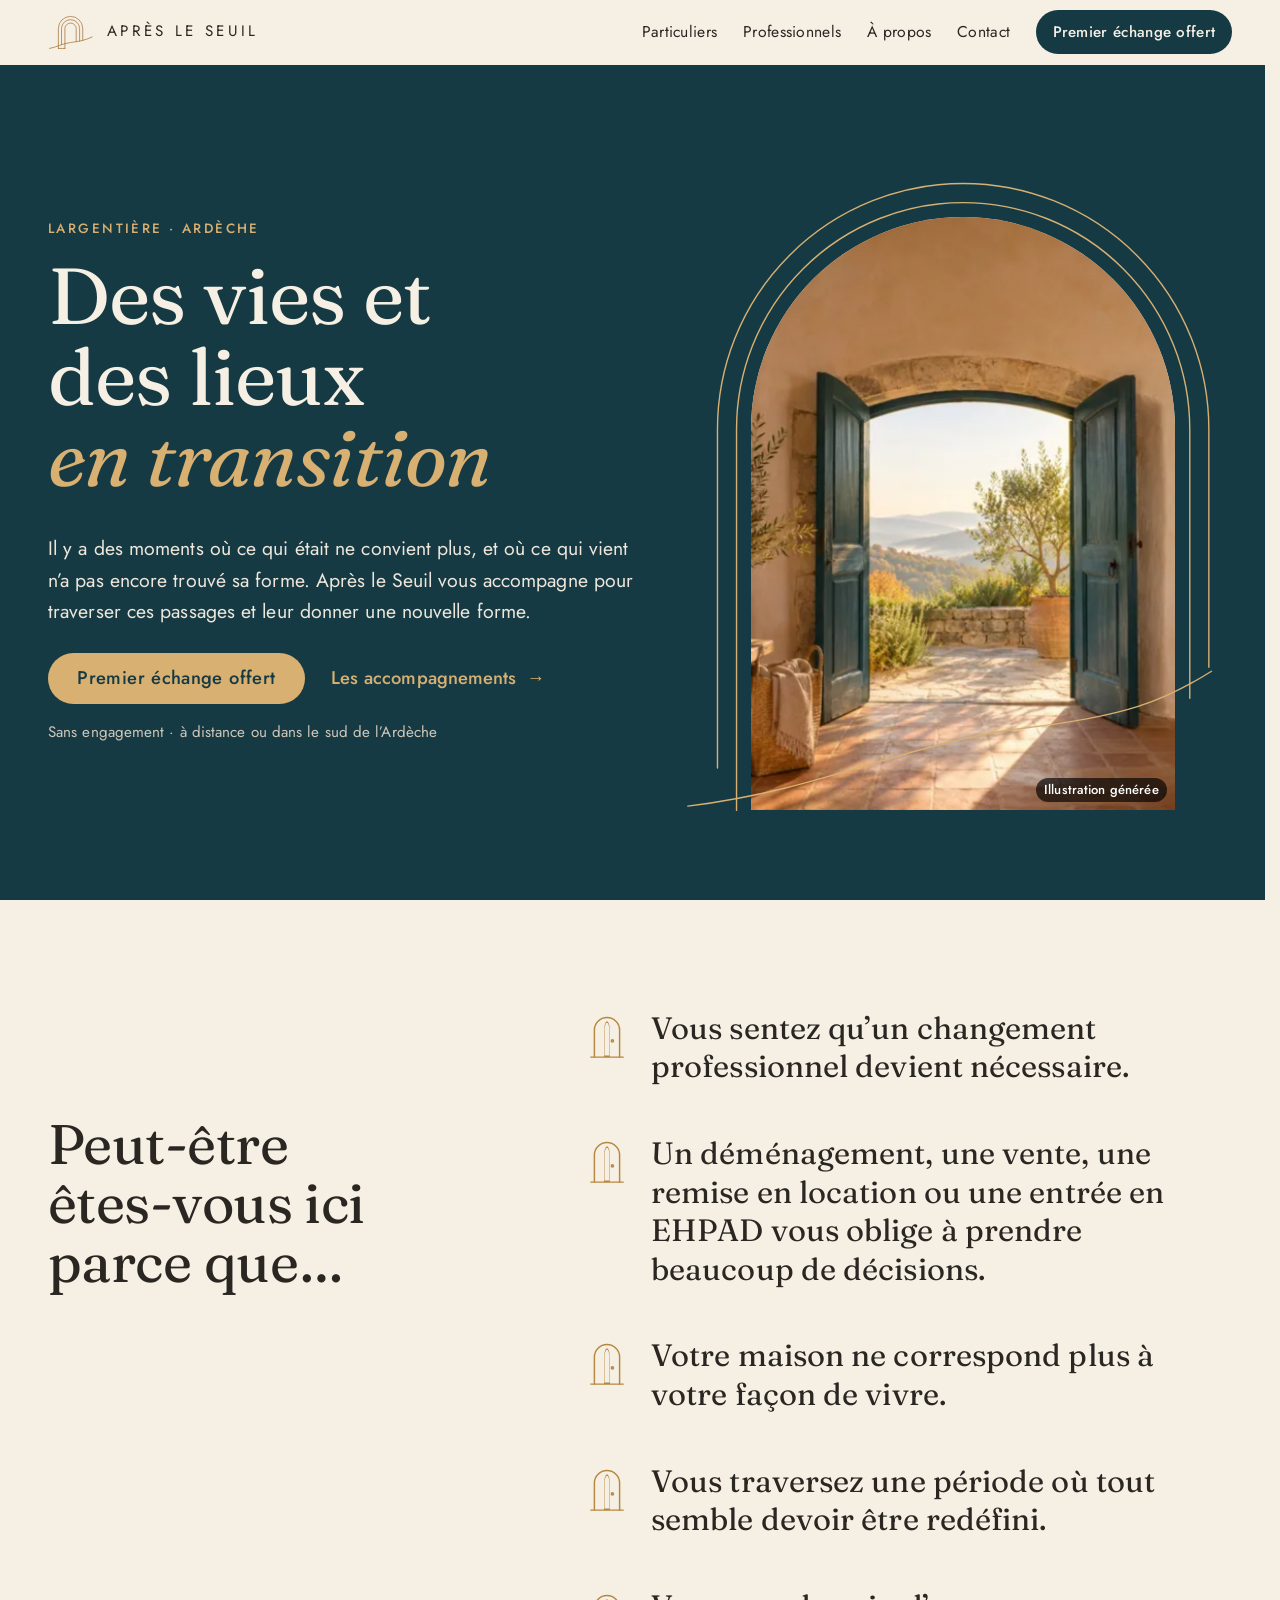
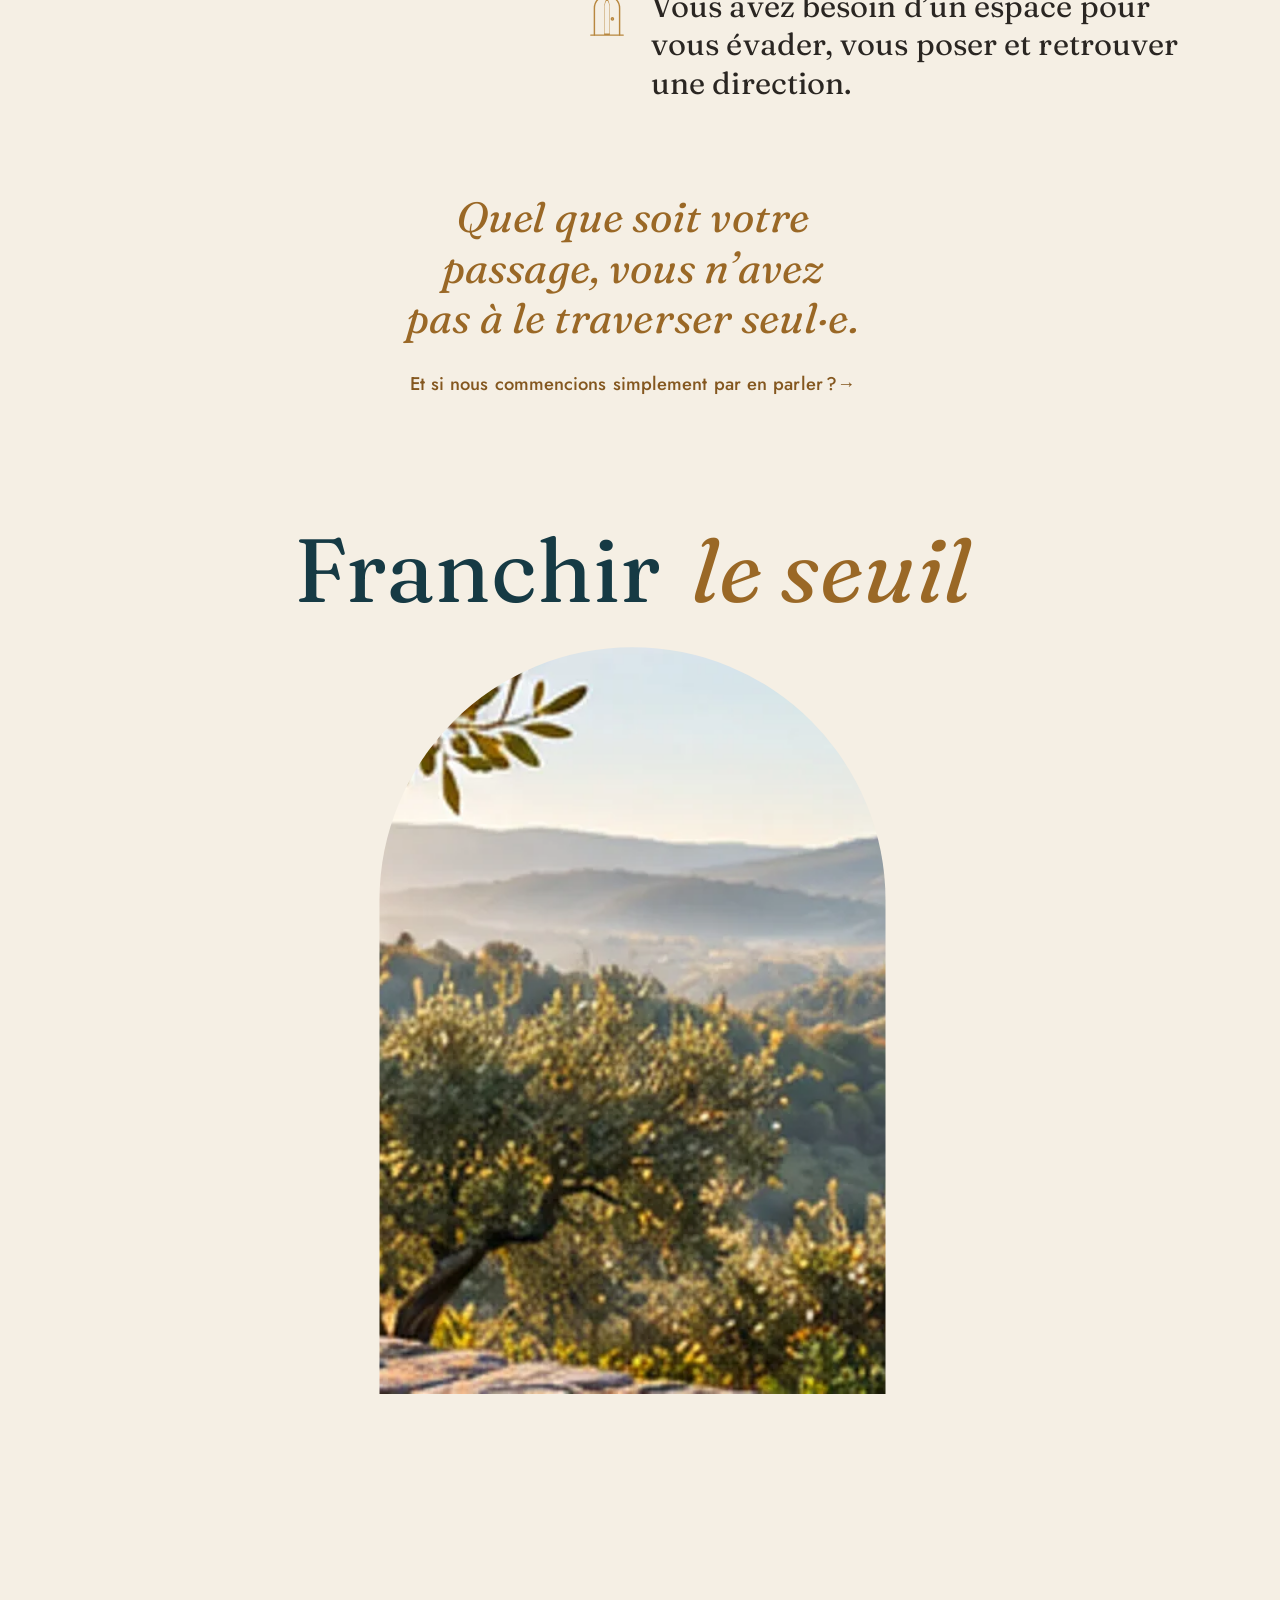
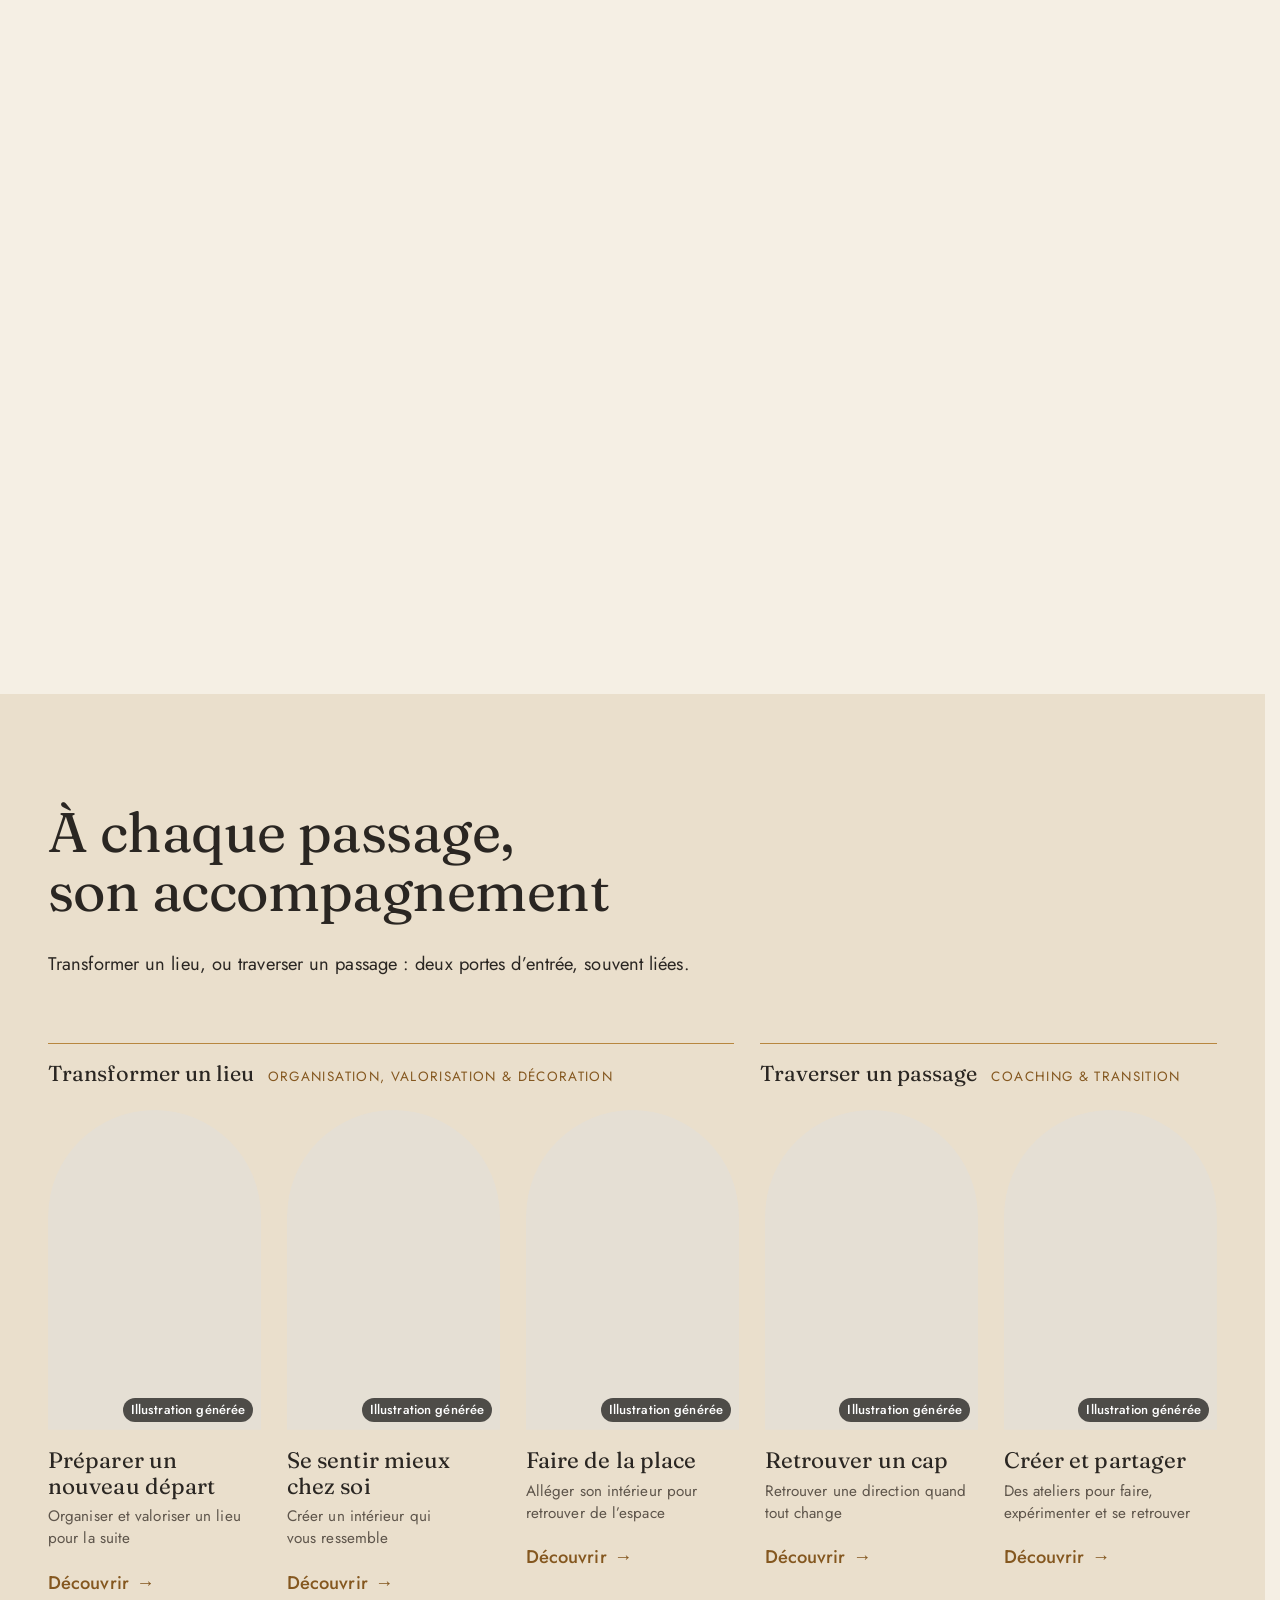
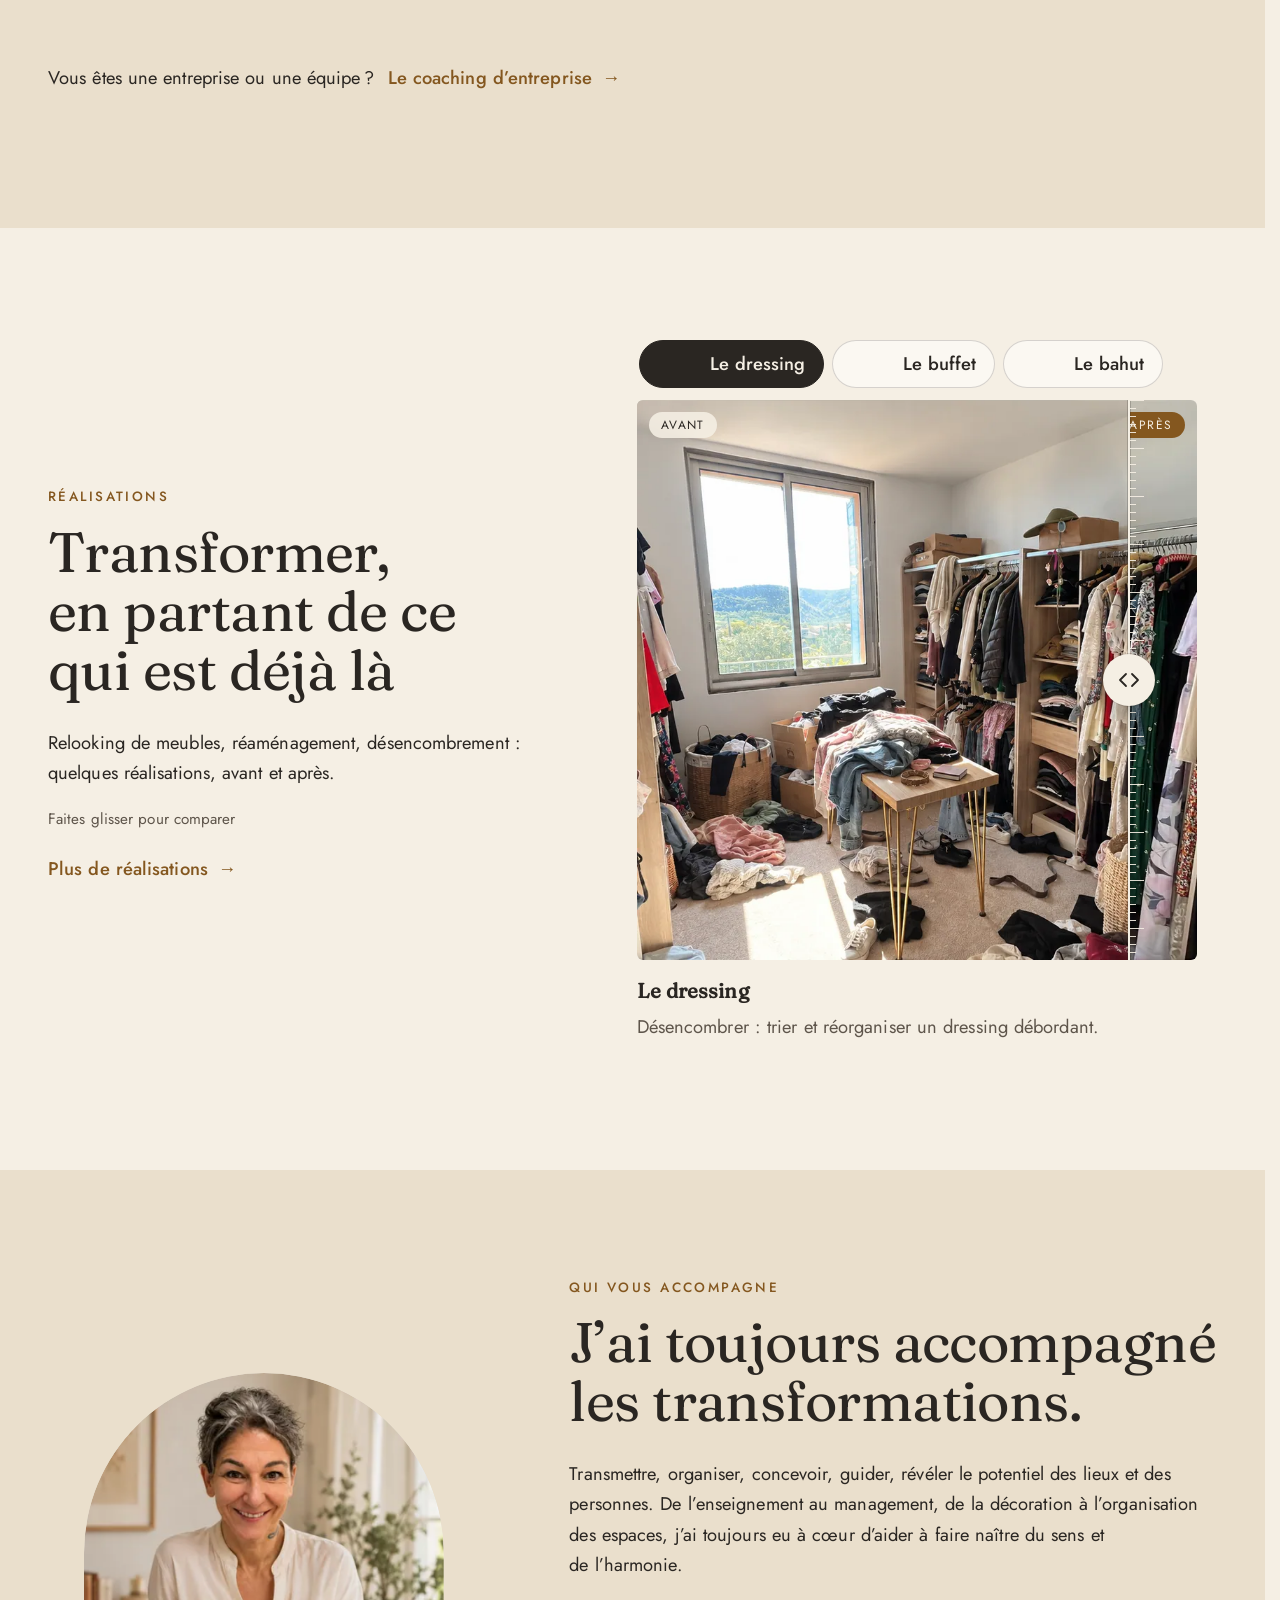
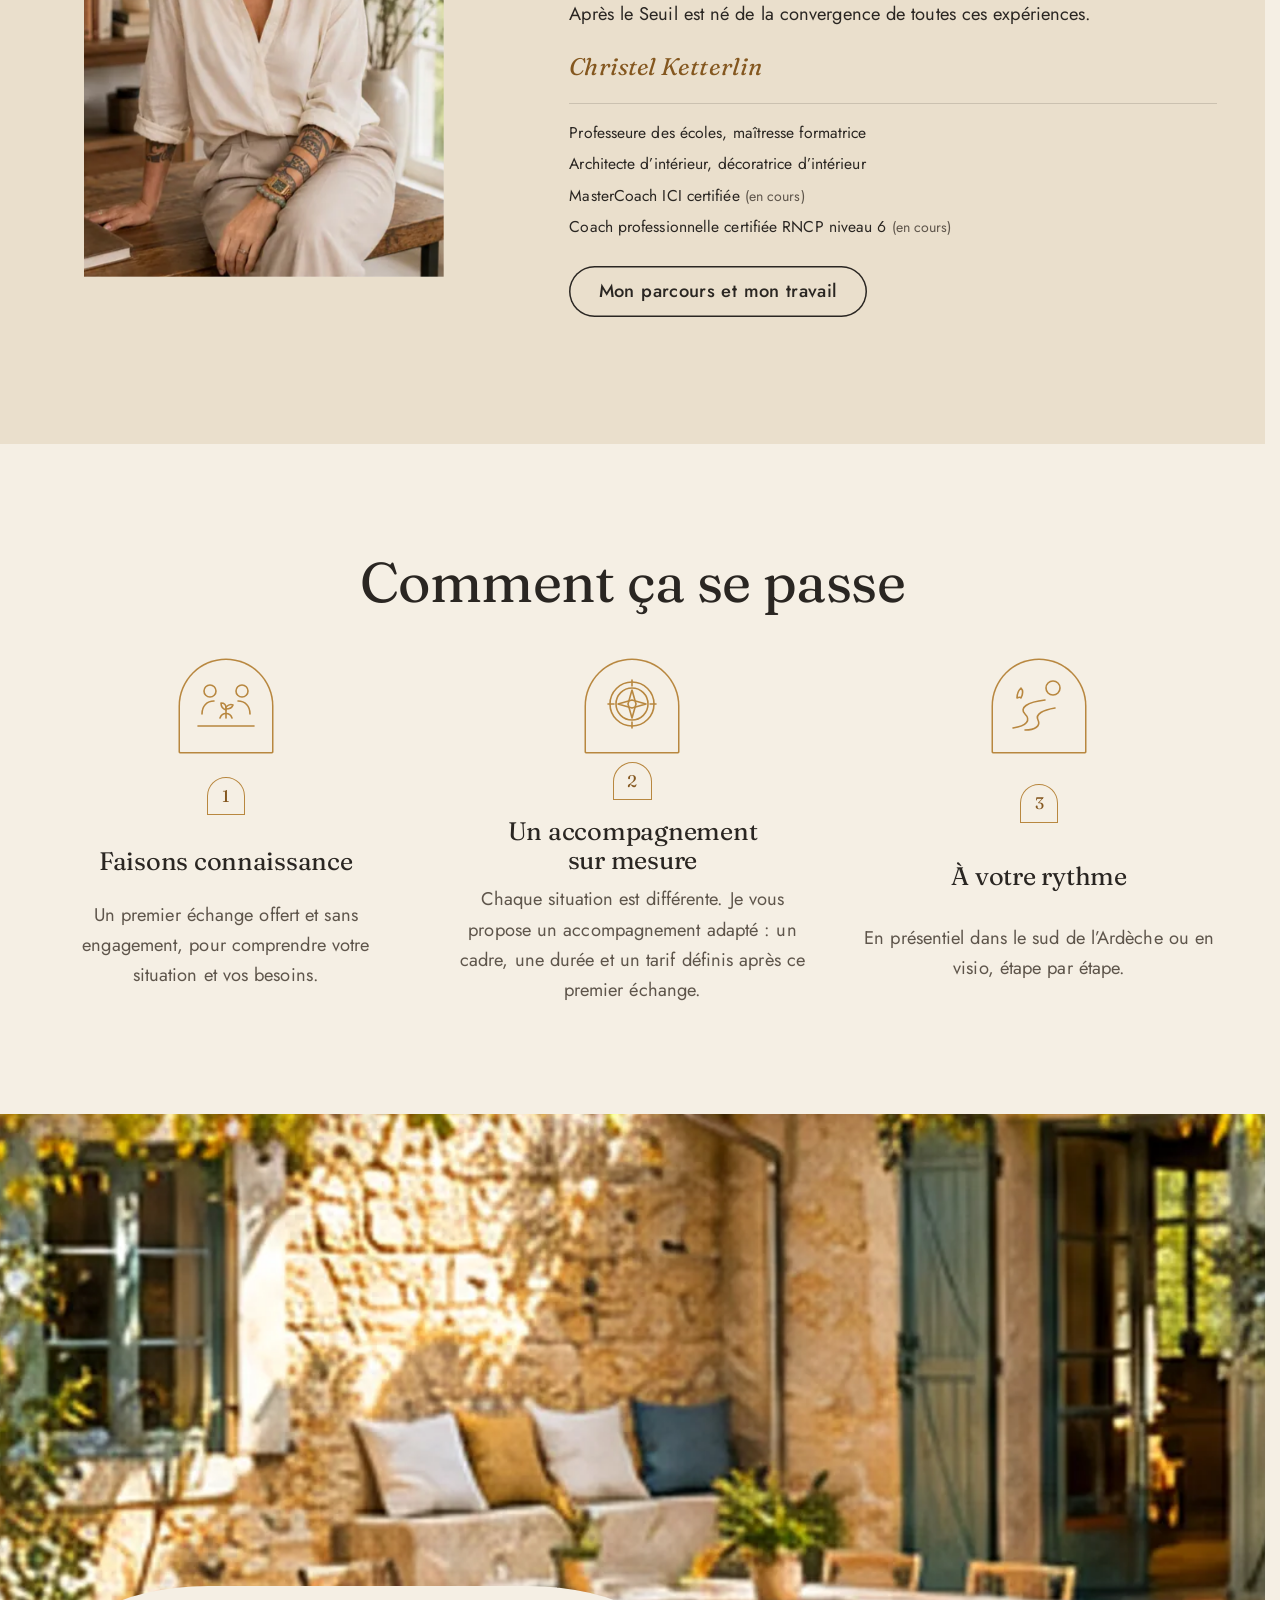
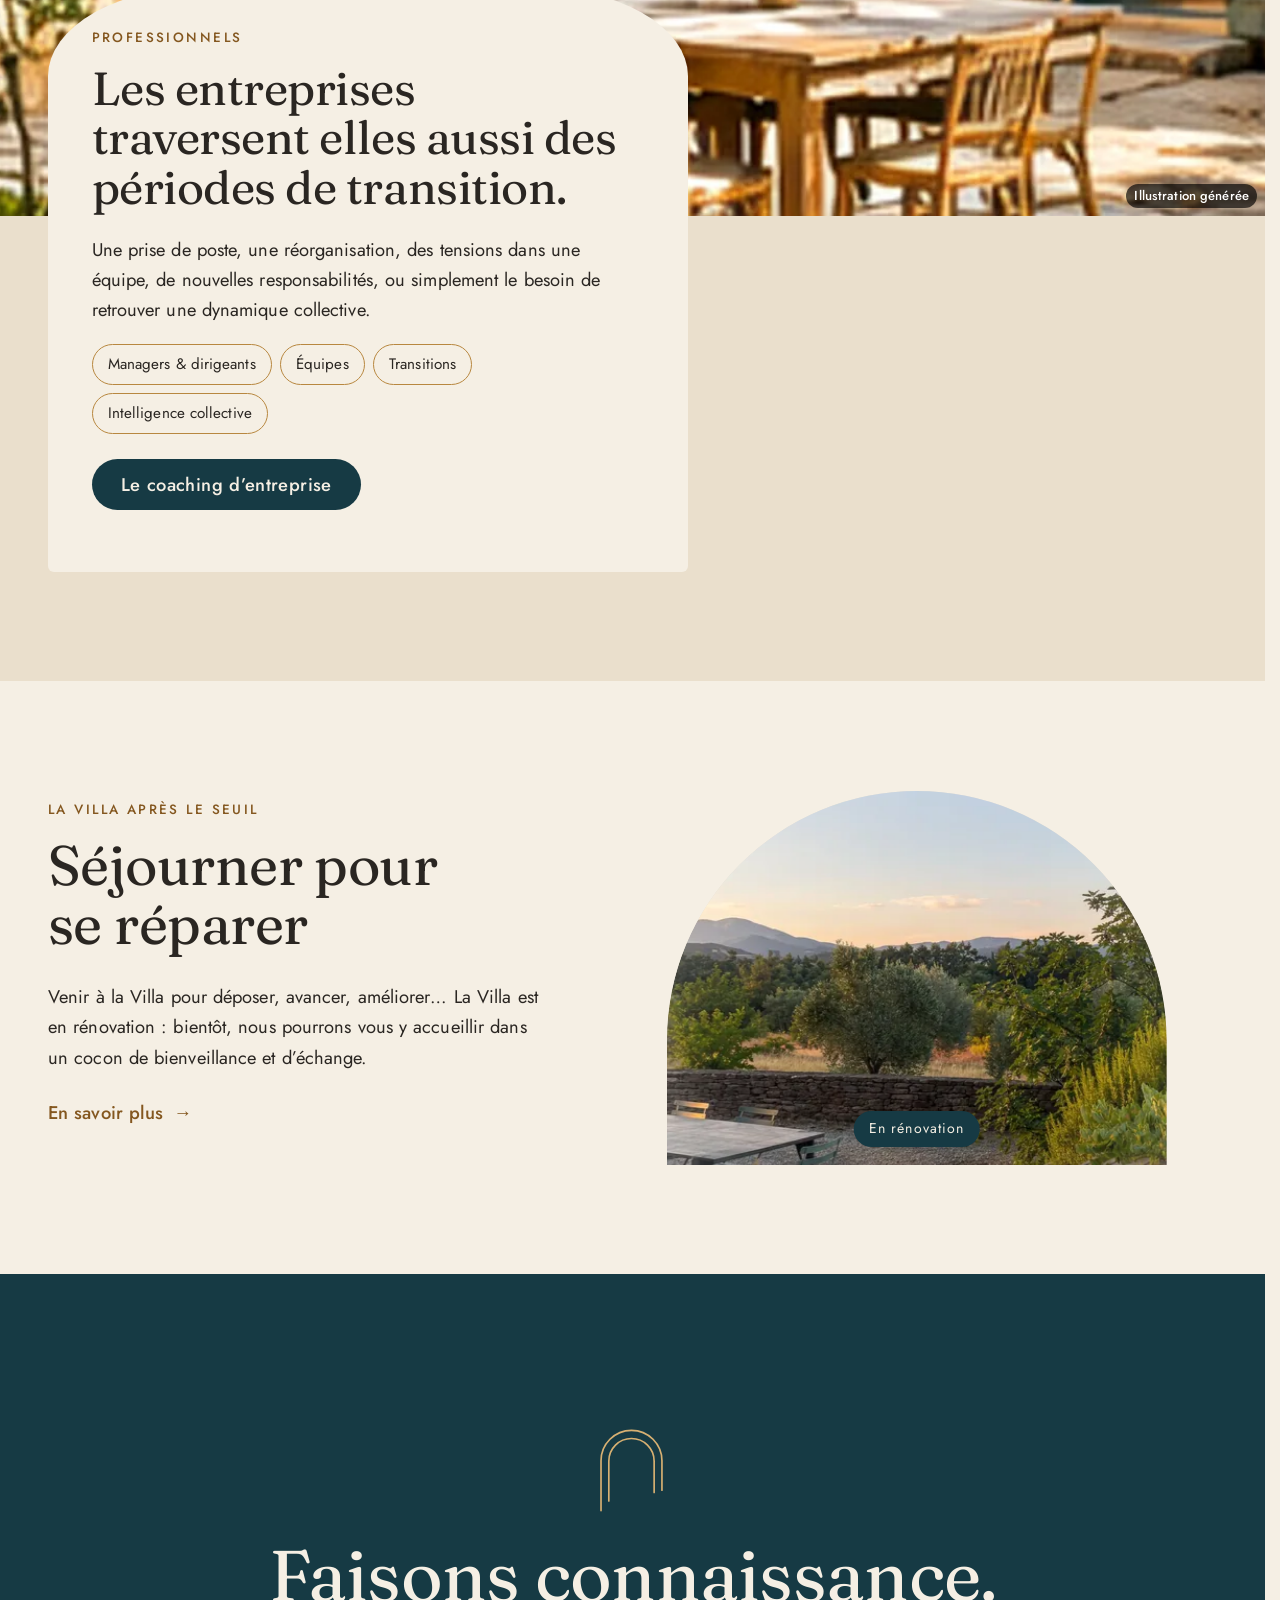
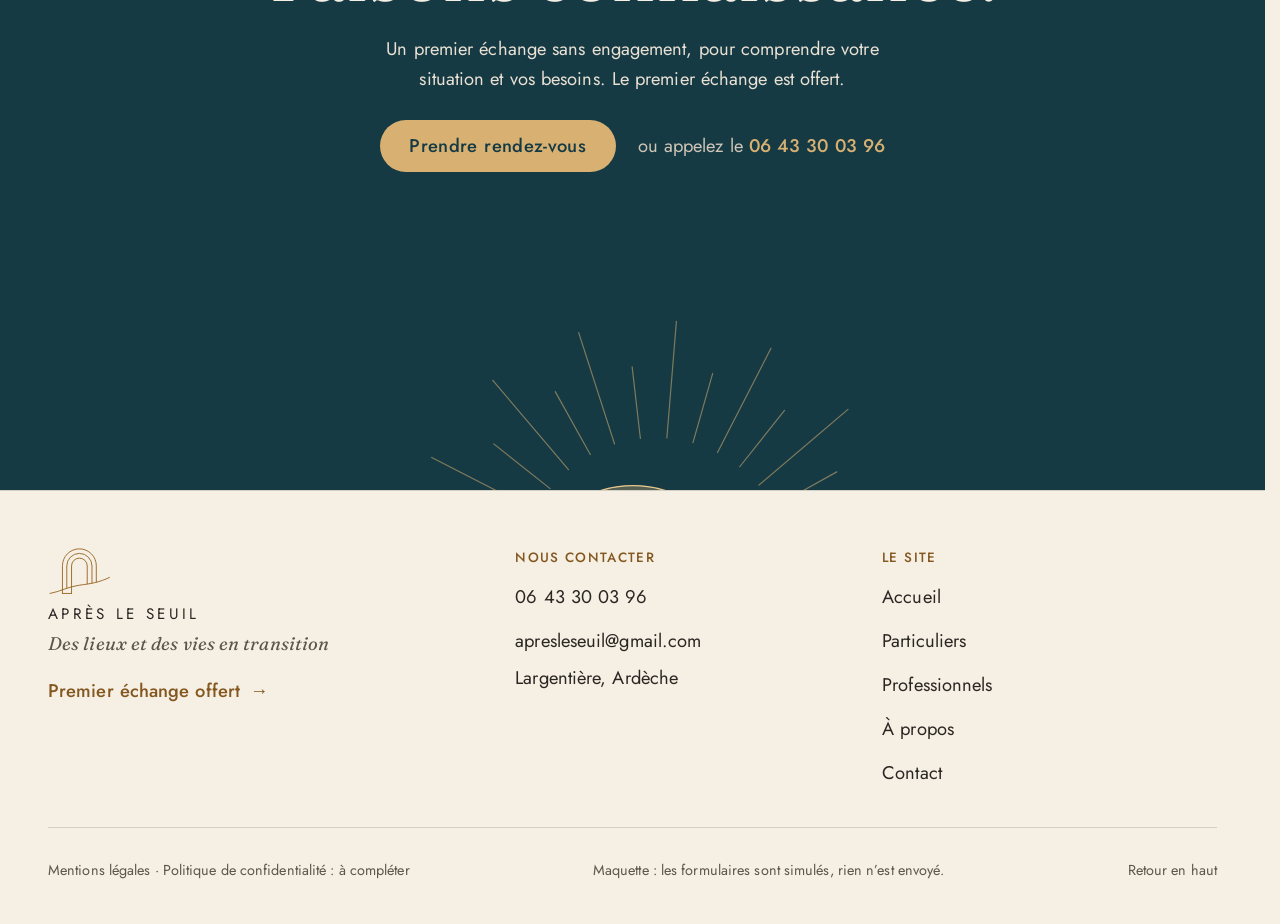
<file: index.html>
<!doctype html>
<html lang="fr" data-v="2" data-curseur>
<head>
<meta charset="utf-8">
<meta name="viewport" content="width=device-width, initial-scale=1, viewport-fit=cover">
<title>Après le Seuil · Des vies et des lieux en transition, Largentière (Ardèche)</title>
<meta name="description" content="Accompagnement dans les transitions de vie et de lieux : organiser et valoriser un logement, désencombrer, se sentir mieux chez soi, coaching de transition, ateliers. Premier échange offert.">
<meta name="robots" content="noindex, nofollow">
<link rel="canonical" href="https://apresleseuil-maquette.vercel.app/">
<style>:root{--fond:#F5EFE4;--texte:#2A2622;--voile-fond:#163A44;--ouverture-fond:#163A44;--menu-fond:#F5EFE4}:root { --entete-h: 72px; --barres-h: 0px; } html { background: var(--fond); color: var(--texte); scrollbar-gutter: stable; } body { margin: 0; background: var(--fond); } html.js:not(.secours):not([data-arrivee="retour"]) [data-anime] { opacity: 0; } html.js:not(.secours):not([data-arrivee="retour"]) [data-anime].vu { opacity: 1; } [data-voile] { position: fixed; inset: 0; z-index: 900; background: var(--voile-fond); transform: translateY(100%); visibility: hidden; pointer-events: none; } html[data-arrivee="voile"]:not(.voile-leve):not(.secours) [data-voile] { transform: none; visibility: visible; } html.secours [data-voile] { visibility: hidden !important; } .ouverture-panneau { position: fixed; inset: 0; z-index: 850; display: none; place-content: center; justify-items: center; background: var(--ouverture-fond, var(--voile-fond)); color: var(--fond); text-align: center; } html.js[data-arrivee="intro"]:not(.secours):not(.intro-finie) .ouverture-panneau { display: grid; } html.defilement-bloque, html.defilement-bloque body, html.js[data-arrivee="intro"]:not(.secours):not(.intro-finie), html.js[data-arrivee="intro"]:not(.secours):not(.intro-finie) body, html[data-arrivee="voile"]:not(.voile-leve):not(.secours), html[data-arrivee="voile"]:not(.voile-leve):not(.secours) body { overflow: hidden; } html.js[data-arrivee="intro"]:not(.secours):not(.intro-finie) { background-color: var(--ouverture-fond, var(--voile-fond)); } html[data-arrivee="voile"]:not(.voile-leve):not(.secours) { background-color: var(--voile-fond); }</style>
<script>(function () {
var d = document.documentElement, ss = null, ls = null;
try { ss = window.sessionStorage; ls = window.localStorage; } catch (e) {}
d.classList.add('js');
var nav = performance.getEntriesByType ? performance.getEntriesByType('navigation')[0] : null;
var type = nav ? nav.type : 'navigate';
var depart = null;
try { depart = JSON.parse(ss.getItem('socle:depart') || 'null'); ss.removeItem('socle:depart'); } catch (e) {}
if (depart && !(Date.now() - depart.t < 15000)) depart = null;
var mode = type === 'back_forward' ? 'retour' : type === 'reload' ? 'intro' : depart ? 'voile' : 'intro';
d.setAttribute('data-arrivee', mode);
if (mode === 'voile' && depart.couleur) d.style.setProperty('--voile-fond', depart.couleur);
if (type === 'reload' && 'scrollRestoration' in history) {
history.scrollRestoration = 'manual';
}
try {
var choisie = ls && ls.getItem('socle:langue');
var langue = (d.lang || '').slice(0, 2);
if (choisie && choisie !== langue && type === 'navigate' && !depart) {
var alt = document.querySelector('link[rel="alternate"][hreflang="' + choisie + '"]');
if (alt) location.replace(new URL(alt.href).pathname + location.search + location.hash);
}
} catch (e) {}
setTimeout(function () { if (!d.classList.contains('demarre')) d.classList.add('secours'); }, 2000);
})();</script>
<link rel="preload" href="/assets/fonts/fraunces-latin-400-normal.woff2" as="font" type="font/woff2" crossorigin>
<link rel="preload" href="/assets/fonts/jost-latin-400-normal.woff2" as="font" type="font/woff2" crossorigin>
<link rel="stylesheet" href="/assets/css/socle.css?v=2">
<link rel="stylesheet" href="/assets/css/site.css?v=2">
<link rel="stylesheet" href="/assets/css/modules.css?v=2">
<link rel="modulepreload" href="/assets/js/site.js?v=2">
<link rel="modulepreload" href="/assets/js/socle/index.js?v=2">
<script src="/assets/vendor/gsap.min.js" defer></script>
<script src="/assets/vendor/ScrollTrigger.min.js" defer></script>
<script src="/assets/vendor/SplitText.min.js" defer></script>
<script type="module" src="/assets/js/site.js?v=2"></script>
<meta name="theme-color" content="#F5EFE4">
<link rel="icon" href="/assets/images/favicon.svg" type="image/svg+xml">
<link rel="apple-touch-icon" href="/assets/images/apple-touch-icon.png">
<meta property="og:type" content="website">
<meta property="og:site_name" content="Après le Seuil">
<meta property="og:locale" content="fr_FR">
<meta property="og:title" content="Après le Seuil · Des vies et des lieux en transition, Largentière (Ardèche)">
<meta property="og:description" content="Accompagnement dans les transitions de vie et de lieux : organiser et valoriser un logement, désencombrer, se sentir mieux chez soi, coaching de transition, ateliers. Premier échange offert.">
<meta property="og:url" content="https://apresleseuil-maquette.vercel.app/">
<meta property="og:image" content="https://apresleseuil-maquette.vercel.app/assets/partage/accueil-fr.jpg">
<meta property="og:image:width" content="1200">
<meta property="og:image:height" content="630">
<meta property="og:image:alt" content="Après le Seuil : une porte bleue entrouverte sur la lumière">
<meta name="twitter:card" content="summary_large_image">
<script type="application/ld+json">{"@context":"https://schema.org","@type":"ProfessionalService","name":"Après le Seuil","description":"Accompagnement dans les transitions de vie et de lieux : organisation, valorisation et décoration de lieux, désencombrement, coaching de transition, ateliers et coaching d'entreprise.","slogan":"Des lieux et des vies en transition","telephone":"+33643300396","email":"apresleseuil@gmail.com","address":{"@type":"PostalAddress","streetAddress":"1794 route de Vente Cual","postalCode":"07110","addressLocality":"Largentière","addressRegion":"Ardèche","addressCountry":"FR"},"areaServed":"Sud de l'Ardèche, et à distance","parentOrganization":{"@type":"Organization","name":"45NordEst","legalName":"45NordEst SASU"},"employee":{"@type":"Person","name":"Christel Ketterlin"}}</script>
</head>
<body id="haut" class="page-accueil">
<div data-voile data-forme="rideau" aria-hidden="true"><div class="voile-contenu"><img src="/assets/images/logo-clair.svg" alt="" width="74" height="56"><span data-voile-libelle>Accueil</span></div></div>
<div class="ouverture-panneau" data-ouverture aria-hidden="true">
  <div class="intro-objet" data-ouverture-objet><svg class="arche-svg intro-arche" viewBox="40 20 620 470" fill="none" stroke="currentColor" stroke-linecap="round" stroke-linejoin="round" aria-hidden="true"><path pathLength="1" d="M180 470V202a164 164 0 0 1 328 0v158"/><path pathLength="1" d="M222 418V204a122 122 0 0 1 244 0v168"/><path pathLength="1" d="M268 470V204a76 76 0 0 1 152 0v174"/><path pathLength="1" d="M180 470h88"/><path pathLength="1" d="M60 470c100-18 170-65 284-80s196-28 291-75"/></svg></div>
  <p class="ouverture-nom">Après le Seuil</p>
  <p class="ouverture-ligne">Des lieux et des vies en transition</p>
</div>
<a class="evitement" href="#contenu">Aller au contenu</a>
<header data-entete>
  <div class="entete-rangee">
    <a class="entete-logo" href="/" aria-label="Après le Seuil · Accueil" data-libelle="Accueil" aria-current="page">
      <img src="/assets/images/logo.svg" alt="" width="46" height="35"><span class="entete-nom">Après le Seuil</span>
    </a>
    <nav data-nav aria-label="Navigation principale">
      <ul><li><a href="/particuliers" data-libelle="Particuliers">Particuliers</a></li><li><a href="/professionnels" data-libelle="Professionnels">Professionnels</a></li><li><a href="/a-propos" data-libelle="À propos">À propos</a></li><li><a href="/contact" data-libelle="Contact">Contact</a></li></ul>
    </nav>
    <div class="entete-actions">
      <a class="bouton bouton--petit" href="/contact#rendez-vous" data-libelle="Contact"><span class="masque-etroit">Premier échange offert</span><span class="seul-etroit">Rendez-vous</span></a>
      <button type="button" data-menu-bouton aria-controls="menu" aria-expanded="false" data-libelle-ouvrir="Menu" data-libelle-fermer="Fermer"><span data-libelle-bouton>Menu</span></button>
      <a class="menu-sansjs" href="#menu" data-menu-lien>Menu</a>
    </div>
  </div>
</header>
<script>/* Avant le premier affichage : rangées de la navigation (même règle que ajusterNav dans assets/js/socle/entete.js)
   et hauteur réelle de l'en-tête, pour que rien ne saute quand le JavaScript du site prend la main. */
(function () {
  var h = document.documentElement, u = document.querySelector('[data-nav] ul'), e = document.querySelector('[data-entete]');
  if (u) {
    var deborde = function () { return u.scrollWidth > u.clientWidth + 1; }, c = deborde();
    if (c && window.matchMedia('(min-width: 900px)').matches) {
      h.classList.add('nav-deux-rangees'); c = deborde();
      if (c) { h.classList.add('nav-deux-lignes'); var a = u.querySelector('a'); c = !a || u.getBoundingClientRect().height > a.getBoundingClientRect().height * 2.5; }
      if (c) h.classList.remove('nav-deux-rangees', 'nav-deux-lignes');
    }
    if (c) h.classList.add('nav-compacte');
  }
  if (e) h.style.setProperty('--entete-h', Math.round(e.getBoundingClientRect().height) + 'px');
})();</script>
<span id="menu-ferme" aria-hidden="true"></span>
<div id="menu" data-menu role="dialog" aria-modal="true" aria-label="Menu">
  <p class="menu-sansjs-fermer"><a href="#menu-ferme">Fermer</a></p>
  <ul><li style="--i:0"><a href="/" class="menu-lien" data-libelle="Accueil" aria-current="page">Accueil</a></li><li style="--i:1"><a href="/particuliers" class="menu-lien" data-libelle="Particuliers">Particuliers</a></li><li style="--i:2"><a href="/professionnels" class="menu-lien" data-libelle="Professionnels">Professionnels</a></li><li style="--i:3"><a href="/a-propos" class="menu-lien" data-libelle="À propos">À propos</a></li><li style="--i:4"><a href="/contact" class="menu-lien" data-libelle="Contact">Contact</a></li></ul>
  <p class="menu-actions"><a class="bouton" href="/contact#rendez-vous" data-libelle="Contact">Premier échange offert</a>
  <a class="bouton bouton--contour" href="tel:+33643300396">Appeler 06 43 30 03 96</a></p>
  <svg class="arche-svg menu-arche" viewBox="40 20 620 470" fill="none" stroke="currentColor" stroke-linecap="round" stroke-linejoin="round" aria-hidden="true"><path d="M180 470V202a164 164 0 0 1 328 0v158"/><path d="M222 418V204a122 122 0 0 1 244 0v168"/><path d="M268 470V204a76 76 0 0 1 152 0v174"/><path d="M180 470h88"/><path d="M60 470c100-18 170-65 284-80s196-28 291-75"/></svg>
</div>
<main id="contenu" tabindex="-1">
<section class="hero ecran" id="debut">
  <div class="hero-texte">
    <p class="surtitre surtitre--clair" data-anime="gsap">Largentière · Ardèche</p>
    <h1 class="hero-titre"><span class="ligne-masque"><span class="hero-ligne">Des vies et des lieux</span></span><span class="ligne-masque"><span class="hero-ligne"><em>en transition</em></span></span></h1>
    <p class="hero-intro masque-ecran-tres-bas masque-petit-tel" data-anime="gsap">Il y a des moments où ce qui était ne convient plus, et où ce qui vient n’a pas encore trouvé sa forme. Après le Seuil vous accompagne pour traverser ces passages et leur donner une nouvelle forme.</p>
    <div class="hero-actions" data-anime="gsap">
      <a class="bouton bouton--or" href="/contact#rendez-vous" data-libelle="Contact" data-action-principale data-survol="magnetique">Premier échange offert</a>
      <a class="lien-fleche lien-fleche--clair" href="#accompagnements" data-sans-transition>Les accompagnements</a>
    </div>
    <p class="hero-info" data-info-cle data-anime="gsap">Sans engagement · à distance ou dans le sud de l’Ardèche</p>
  </div>
  <div class="hero-porte cadre-arche" data-effet="porte">
    <svg class="contour hero-contour" viewBox="0 0 480 600" preserveAspectRatio="none" fill="none" stroke="currentColor" stroke-linecap="round" aria-hidden="true" data-visuel><path vector-effect="non-scaling-stroke" pathLength="1" d="M26 600V240a214 214 0 0 1 428 0v330"/><path vector-effect="non-scaling-stroke" pathLength="1" d="M8 560V240a232 232 0 0 1 464 0v300"/><path vector-effect="non-scaling-stroke" pathLength="1" d="M-20 596C110 580 190 535 300 522S440 492 500 452"/></svg>
    <figure class="media hero-media arche-cadre" data-grok data-iris-centre style="--cadrage:50% 55%">
  <picture><source media="(max-width: 760px) and (orientation: portrait)" srcset="/assets/images/grok/accueil-porte-mobile-640.webp 640w, /assets/images/grok/accueil-porte-mobile-1080.webp 1080w" sizes="(max-width: 760px) 70vw, 34vw">
    <img src="/assets/images/grok/accueil-porte-1100.webp" srcset="/assets/images/grok/accueil-porte-480.webp 480w, /assets/images/grok/accueil-porte-800.webp 800w, /assets/images/grok/accueil-porte-1100.webp 1100w" sizes="(max-width: 760px) 70vw, 34vw" alt="Une porte bleue entrouverte sur une terrasse ensoleillée et des collines" width="1100" height="1375" fetchpriority="high" loading="eager" decoding="async">
  </picture><figcaption class="mention-ia">Illustration générée</figcaption>
</figure>
  </div>
</section>
<section class="situations" id="situations">
  <div class="conteneur situations-grille">
    <div class="situations-tete">
      <svg class="icone situations-porte" viewBox="0 0 40 52" fill="none" stroke="currentColor" stroke-width="1.6" stroke-linecap="round" stroke-linejoin="round" aria-hidden="true" data-visuel data-fx="trace"><path d="M6 50V20a14 14 0 0 1 28 0v30"/><path d="M2 50h36"/><path class="battant" d="M10 49V21a10 10 0 0 1 10-10v0a10 10 0 0 1 10 10v28z"/><circle class="poignee" cx="26" cy="32" r="1.2"/></svg>
      <h2 data-anime="lignes">Peut-être êtes-vous ici parce que…</h2>
    </div>
    <ol class="situations-liste">
      <li class="situation" data-effet="eclaire"><svg class="icone situation-porte" viewBox="0 0 40 52" fill="none" stroke="currentColor" stroke-width="1.6" stroke-linecap="round" stroke-linejoin="round" aria-hidden="true" data-visuel><path d="M6 50V20a14 14 0 0 1 28 0v30"/><path d="M2 50h36"/><path class="battant" d="M10 49V21a10 10 0 0 1 10-10v0a10 10 0 0 1 10 10v28z"/><circle class="poignee" cx="26" cy="32" r="1.2"/></svg><span>Vous sentez qu’un changement professionnel devient nécessaire.</span></li><li class="situation" data-effet="eclaire"><svg class="icone situation-porte" viewBox="0 0 40 52" fill="none" stroke="currentColor" stroke-width="1.6" stroke-linecap="round" stroke-linejoin="round" aria-hidden="true" data-visuel><path d="M6 50V20a14 14 0 0 1 28 0v30"/><path d="M2 50h36"/><path class="battant" d="M10 49V21a10 10 0 0 1 10-10v0a10 10 0 0 1 10 10v28z"/><circle class="poignee" cx="26" cy="32" r="1.2"/></svg><span>Un déménagement, une vente, une remise en location ou une entrée en EHPAD vous oblige à prendre beaucoup de décisions.</span></li><li class="situation" data-effet="eclaire"><svg class="icone situation-porte" viewBox="0 0 40 52" fill="none" stroke="currentColor" stroke-width="1.6" stroke-linecap="round" stroke-linejoin="round" aria-hidden="true" data-visuel><path d="M6 50V20a14 14 0 0 1 28 0v30"/><path d="M2 50h36"/><path class="battant" d="M10 49V21a10 10 0 0 1 10-10v0a10 10 0 0 1 10 10v28z"/><circle class="poignee" cx="26" cy="32" r="1.2"/></svg><span>Votre maison ne correspond plus à votre façon de vivre.</span></li><li class="situation" data-effet="eclaire"><svg class="icone situation-porte" viewBox="0 0 40 52" fill="none" stroke="currentColor" stroke-width="1.6" stroke-linecap="round" stroke-linejoin="round" aria-hidden="true" data-visuel><path d="M6 50V20a14 14 0 0 1 28 0v30"/><path d="M2 50h36"/><path class="battant" d="M10 49V21a10 10 0 0 1 10-10v0a10 10 0 0 1 10 10v28z"/><circle class="poignee" cx="26" cy="32" r="1.2"/></svg><span>Vous traversez une période où tout semble devoir être redéfini.</span></li><li class="situation" data-effet="eclaire"><svg class="icone situation-porte" viewBox="0 0 40 52" fill="none" stroke="currentColor" stroke-width="1.6" stroke-linecap="round" stroke-linejoin="round" aria-hidden="true" data-visuel><path d="M6 50V20a14 14 0 0 1 28 0v30"/><path d="M2 50h36"/><path class="battant" d="M10 49V21a10 10 0 0 1 10-10v0a10 10 0 0 1 10 10v28z"/><circle class="poignee" cx="26" cy="32" r="1.2"/></svg><span>Vous avez besoin d’un espace pour vous évader, vous poser et retrouver une direction.</span></li>
    </ol>
  </div>
  <div class="conteneur situations-fin">
    <p class="situations-conclusion" data-anime="lignes">Quel que soit votre passage, vous n’avez pas à le traverser seul·e.</p>
    <p class="situations-question" data-anime><a href="/contact#rendez-vous" class="lien-fleche" data-libelle="Contact">Et si nous commencions simplement par en parler ?</a></p>
  </div>
</section>
<section class="seuil" id="seuil" data-scene data-entete-cache>
  <div class="seuil-collant" data-collant data-plein-ecran>
    <figure class="media seuil-media" data-grok data-effet="seuil" style="--cadrage:50% 50%">
  <picture><source media="(max-width: 760px) and (orientation: portrait)" srcset="/assets/images/grok/accueil-seuil-mobile-640.webp 640w, /assets/images/grok/accueil-seuil-mobile-1080.webp 1080w" sizes="100vw">
    <img src="/assets/images/grok/accueil-seuil-1280.webp" srcset="/assets/images/grok/accueil-seuil-640.webp 640w, /assets/images/grok/accueil-seuil-1280.webp 1280w, /assets/images/grok/accueil-seuil-1920.webp 1920w" sizes="100vw" alt="Sous une arche de pierre, la vallée d’oliviers au lever du soleil" width="1280" height="720" loading="lazy" decoding="async">
  </picture><figcaption class="mention-ia">Illustration générée</figcaption>
</figure>
    <p class="seuil-mots" aria-hidden="true"><span class="seuil-mot" data-cote="g">Franchir</span><span class="seuil-mot" data-cote="d"><em>le seuil</em></span></p>
    <h2 class="visuellement-cache">Franchir le seuil</h2>
    <p class="seuil-apres">Chaque passage de vie peut devenir le point de départ d’une nouvelle étape, plus alignée.</p>
  </div>
</section>
<section class="accompagnements fond-sable" id="accompagnements">
  <div class="conteneur">
    <div class="section-tete">
      <h2 data-anime="lignes">À chaque passage, son accompagnement</h2>
      <p data-anime>Transformer un lieu, ou traverser un passage : deux portes d’entrée, souvent liées.</p>
    </div>
    <div class="groupes" aria-hidden="true">
      <p class="groupe groupe--lieu"><span>Transformer un lieu</span><small>Organisation, valorisation &amp; décoration</small></p>
      <p class="groupe groupe--passage"><span>Traverser un passage</span><small>Coaching &amp; transition</small></p>
    </div>
  </div>
  <div class="cartes-piste" tabindex="0" role="region" aria-label="À chaque passage, son accompagnement">
    <ul class="cartes" data-anime="cascade">
      <li class="carte-arche carte-arche--lieu">
        <a href="/particuliers#depart" data-libelle="Particuliers">
          <figure class="media arche-cadre carte-media" data-grok data-effet="arche" style="--cadrage:50% 50%">
  <picture>
    <img src="/assets/images/grok/carte-depart-784.webp" srcset="/assets/images/grok/carte-depart-480.webp 480w, /assets/images/grok/carte-depart-640.webp 640w, /assets/images/grok/carte-depart-784.webp 784w" sizes="(max-width: 760px) 62vw, 20vw" alt="" width="784" height="1176" loading="lazy" decoding="async">
  </picture><figcaption class="mention-ia">Illustration générée</figcaption>
</figure>
          <span class="carte-groupe">Transformer un lieu</span>
          <span class="carte-titre">Préparer un nouveau départ</span>
          <span class="carte-sous">Organiser et valoriser un lieu pour la suite</span>
          <span class="carte-voir">Découvrir</span>
        </a>
      </li><li class="carte-arche carte-arche--lieu">
        <a href="/particuliers#chez-soi" data-libelle="Particuliers">
          <figure class="media arche-cadre carte-media" data-grok data-effet="arche" style="--cadrage:50% 50%">
  <picture>
    <img src="/assets/images/grok/carte-chezsoi-784.webp" srcset="/assets/images/grok/carte-chezsoi-480.webp 480w, /assets/images/grok/carte-chezsoi-640.webp 640w, /assets/images/grok/carte-chezsoi-784.webp 784w" sizes="(max-width: 760px) 62vw, 20vw" alt="" width="784" height="1176" loading="lazy" decoding="async">
  </picture><figcaption class="mention-ia">Illustration générée</figcaption>
</figure>
          <span class="carte-groupe">Transformer un lieu</span>
          <span class="carte-titre">Se sentir mieux chez soi</span>
          <span class="carte-sous">Créer un intérieur qui vous ressemble</span>
          <span class="carte-voir">Découvrir</span>
        </a>
      </li><li class="carte-arche carte-arche--lieu">
        <a href="/particuliers#faire-de-la-place" data-libelle="Particuliers">
          <figure class="media arche-cadre carte-media" data-grok data-effet="arche" style="--cadrage:50% 50%">
  <picture>
    <img src="/assets/images/grok/carte-place-784.webp" srcset="/assets/images/grok/carte-place-480.webp 480w, /assets/images/grok/carte-place-640.webp 640w, /assets/images/grok/carte-place-784.webp 784w" sizes="(max-width: 760px) 62vw, 20vw" alt="" width="784" height="1176" loading="lazy" decoding="async">
  </picture><figcaption class="mention-ia">Illustration générée</figcaption>
</figure>
          <span class="carte-groupe">Transformer un lieu</span>
          <span class="carte-titre">Faire de la place</span>
          <span class="carte-sous">Alléger son intérieur pour retrouver de l’espace</span>
          <span class="carte-voir">Découvrir</span>
        </a>
      </li><li class="carte-arche carte-arche--passage">
        <a href="/particuliers#retrouver-un-cap" data-libelle="Particuliers">
          <figure class="media arche-cadre carte-media" data-grok data-effet="arche" style="--cadrage:50% 50%">
  <picture>
    <img src="/assets/images/grok/carte-cap-784.webp" srcset="/assets/images/grok/carte-cap-480.webp 480w, /assets/images/grok/carte-cap-640.webp 640w, /assets/images/grok/carte-cap-784.webp 784w" sizes="(max-width: 760px) 62vw, 20vw" alt="" width="784" height="1176" loading="lazy" decoding="async">
  </picture><figcaption class="mention-ia">Illustration générée</figcaption>
</figure>
          <span class="carte-groupe">Traverser un passage</span>
          <span class="carte-titre">Retrouver un cap</span>
          <span class="carte-sous">Retrouver une direction quand tout change</span>
          <span class="carte-voir">Découvrir</span>
        </a>
      </li><li class="carte-arche carte-arche--passage">
        <a href="/particuliers#ateliers" data-libelle="Particuliers">
          <figure class="media arche-cadre carte-media" data-grok data-effet="arche" style="--cadrage:50% 50%">
  <picture>
    <img src="/assets/images/grok/carte-atelier-784.webp" srcset="/assets/images/grok/carte-atelier-480.webp 480w, /assets/images/grok/carte-atelier-640.webp 640w, /assets/images/grok/carte-atelier-784.webp 784w" sizes="(max-width: 760px) 62vw, 20vw" alt="" width="784" height="1176" loading="lazy" decoding="async">
  </picture><figcaption class="mention-ia">Illustration générée</figcaption>
</figure>
          <span class="carte-groupe">Traverser un passage</span>
          <span class="carte-titre">Créer et partager</span>
          <span class="carte-sous">Des ateliers pour faire, expérimenter et se retrouver</span>
          <span class="carte-voir">Découvrir</span>
        </a>
      </li>
    </ul>
  </div>
  <p class="conteneur cartes-pros" data-anime>Vous êtes une entreprise ou une équipe ? <a href="/professionnels" class="lien-fleche" data-libelle="Professionnels">Le coaching d’entreprise</a></p>
</section>
<section class="ava-section" id="realisations">
  <div class="conteneur ava-grille">
    <div class="ava-texte">
      <p class="surtitre" data-anime>Réalisations</p>
      <h2 data-anime="lignes">Transformer, en partant de ce qui est déjà là</h2>
      <p data-anime>Relooking de meubles, réaménagement, désencombrement : quelques réalisations, avant et après.</p>
      <p class="ava-consigne" data-anime><span class="consigne-souris">Faites glisser pour comparer</span><span class="consigne-doigt">Glissez du doigt pour comparer</span></p>
      <p data-anime><a href="/a-propos#realisations" class="lien-fleche" data-libelle="À propos">Plus de réalisations</a></p>
    </div>
    <div class="ava" data-grille="manipuler" data-module="avant-apres" data-mode="reglet" data-onglets data-onglets-libelle="Réalisations">
      <div class="ava__onglets" data-ava-onglets></div>
      <div class="ava__paires">
        <figure class="ava__paire" data-titre="Le dressing">
          <div class="ava__cadre" style="--ratio: 1 / 1" data-effet="avant-apres">
            <div class="ava__vue ava__vue--avant"><img class="" src="/assets/images/dressing-avant-800.webp" srcset="/assets/images/dressing-avant-480.webp 480w, /assets/images/dressing-avant-800.webp 800w" sizes="(max-width: 760px) 90vw, 40vw" width="800" height="800" alt="Avant : Le dressing avant : vêtements entassés au sol" loading="lazy" decoding="async"><span class="ava__etiquette">Avant</span></div>
            <div class="ava__vue ava__vue--apres"><img class="" src="/assets/images/dressing-apres-800.webp" srcset="/assets/images/dressing-apres-480.webp 480w, /assets/images/dressing-apres-800.webp 800w" sizes="(max-width: 760px) 90vw, 40vw" width="800" height="800" alt="Après : Le dressing après : vêtements rangés sur portants" loading="lazy" decoding="async"><span class="ava__etiquette">Après</span></div>
          </div>
          <figcaption class="ava__legende"><b>Le dressing</b><span>Désencombrer : trier et réorganiser un dressing débordant.</span></figcaption>
        </figure><figure class="ava__paire" data-titre="Le buffet">
          <div class="ava__cadre" style="--ratio: 1 / 1" data-effet="avant-apres">
            <div class="ava__vue ava__vue--avant"><img class="" src="/assets/images/buffet-avant-800.webp" srcset="/assets/images/buffet-avant-480.webp 480w, /assets/images/buffet-avant-800.webp 800w" sizes="(max-width: 760px) 90vw, 40vw" width="800" height="800" alt="Avant : Le buffet avant : bois verni orangé" loading="lazy" decoding="async"><span class="ava__etiquette">Avant</span></div>
            <div class="ava__vue ava__vue--apres"><img class="" src="/assets/images/buffet-apres-800.webp" srcset="/assets/images/buffet-apres-480.webp 480w, /assets/images/buffet-apres-800.webp 800w" sizes="(max-width: 760px) 90vw, 40vw" width="800" height="800" alt="Après : Le buffet après : repeint en bleu nuit, plateau bois naturel" loading="lazy" decoding="async"><span class="ava__etiquette">Après</span></div>
          </div>
          <figcaption class="ava__legende"><b>Le buffet</b><span>Recycler et rénover : un buffet en bois verni repeint en bleu nuit.</span></figcaption>
        </figure><figure class="ava__paire" data-titre="Le bahut">
          <div class="ava__cadre" style="--ratio: 1 / 1" data-effet="avant-apres">
            <div class="ava__vue ava__vue--avant"><img class="" src="/assets/images/bahut-avant-800.webp" srcset="/assets/images/bahut-avant-480.webp 480w, /assets/images/bahut-avant-800.webp 800w" sizes="(max-width: 760px) 90vw, 40vw" width="800" height="800" alt="Avant : Le bahut avant : bois sombre, vitrines chargées" loading="lazy" decoding="async"><span class="ava__etiquette">Avant</span></div>
            <div class="ava__vue ava__vue--apres"><img class="" src="/assets/images/bahut-apres-800.webp" srcset="/assets/images/bahut-apres-480.webp 480w, /assets/images/bahut-apres-800.webp 800w" sizes="(max-width: 760px) 90vw, 40vw" width="800" height="800" alt="Après : Le bahut après : blanc, cannage et tissu à motifs" loading="lazy" decoding="async"><span class="ava__etiquette">Après</span></div>
          </div>
          <figcaption class="ava__legende"><b>Le bahut</b><span>Recycler et rénover : un bahut sombre éclairci, avec cannage et tissu.</span></figcaption>
        </figure>
      </div>
    </div>
  </div>
</section>
<section class="christel fond-sable" id="christel">
  <div class="conteneur christel-grille">
    <div class="christel-portrait cadre-arche">
      <svg class="contour " viewBox="0 0 480 600" preserveAspectRatio="none" fill="none" stroke="currentColor" stroke-linecap="round" aria-hidden="true" data-visuel data-fx="trace"><path vector-effect="non-scaling-stroke" d="M26 600V240a214 214 0 0 1 428 0v330"/><path vector-effect="non-scaling-stroke" d="M8 560V240a232 232 0 0 1 464 0v300"/><path vector-effect="non-scaling-stroke" d="M-20 596C110 580 190 535 300 522S440 492 500 452"/></svg>
      <figure class="media arche-cadre christel-media" data-effet="arche" style="--cadrage:50% 30%">
  <picture>
    <img src="/assets/images/christel-960.webp" srcset="/assets/images/christel-480.webp 480w, /assets/images/christel-640.webp 640w, /assets/images/christel-960.webp 960w" sizes="(max-width: 760px) 72vw, 30vw" alt="Christel Ketterlin, assise sur une table en bois, en chemise de lin claire" width="960" height="1200" loading="lazy" decoding="async">
  </picture>
</figure>
    </div>
    <div class="christel-texte">
      <p class="surtitre" data-anime>Qui vous accompagne</p>
      <h2 data-anime="lignes">J’ai toujours accompagné les transformations.</h2>
      <p data-anime>Transmettre, organiser, concevoir, guider, révéler le potentiel des lieux et des personnes. De l’enseignement au management, de la décoration à l’organisation des espaces, j’ai toujours eu à cœur d’aider à faire naître du sens et de l’harmonie.</p>
      <p data-anime>Après le Seuil est né de la convergence de toutes ces expériences.</p>
      <p class="signature" data-anime>Christel Ketterlin</p>
      <ul class="parcours-court" data-anime="cascade">
        <li>Professeure des écoles, maîtresse formatrice</li><li>Architecte d’intérieur, décoratrice d’intérieur</li><li>MasterCoach ICI certifiée <small>(en cours)</small></li><li>Coach professionnelle certifiée RNCP niveau 6 <small>(en cours)</small></li>
      </ul>
      <p data-anime><a href="/a-propos" class="bouton bouton--contour" data-libelle="À propos">Mon parcours et mon travail</a></p>
    </div>
  </div>
</section>
<section class="etapes" id="etapes">
  <div class="conteneur">
    <h2 class="etapes-titre" data-anime="lignes">Comment ça se passe</h2>
    <div class="etapes-scene">
      <svg class="etapes-chemin" viewBox="0 0 1200 120" preserveAspectRatio="none" aria-hidden="true" data-fx="trace" data-visuel><path d="M10 90 C 200 20, 330 20, 420 60 S 700 110, 800 60 S 1050 10, 1190 40"/></svg>
      <ol class="etapes-liste" data-anime="cascade">
        <li class="etape">
          <span class="etape-icone"><svg class="icone " viewBox="0 0 64 64" fill="none" stroke="currentColor" stroke-width="1.6" stroke-linecap="round" stroke-linejoin="round" aria-hidden="true" data-visuel><path d="M8 40c0-8 5-13 12-13"/><circle cx="16" cy="17" r="6"/><path d="M56 40c0-8-5-13-12-13"/><circle cx="48" cy="17" r="6"/><path d="M26 44c2-6 10-6 12 0"/><path d="M32 44V34"/><path d="M32 36c-3-1-5-4-5-7 3 0 5 2 5 5"/><path d="M32 33c2-2 5-3 7-2-1 3-4 4-7 4"/><path d="M4 52h56"/></svg></span>
          <span class="etape-num">1</span>
          <h3>Faisons connaissance</h3>
          <p>Un premier échange offert et sans engagement, pour comprendre votre situation et vos besoins.</p>
        </li><li class="etape">
          <span class="etape-icone"><svg class="icone " viewBox="0 0 64 64" fill="none" stroke="currentColor" stroke-width="1.6" stroke-linecap="round" stroke-linejoin="round" aria-hidden="true" data-visuel><circle cx="32" cy="30" r="22"/><circle cx="32" cy="30" r="16"/><path d="M32 6v6M32 48v6M8 30h6M50 30h6"/><path d="M32 16l4 14-4 14-4-14z"/><path d="M18 30l14-4 14 4-14 4z"/></svg></span>
          <span class="etape-num">2</span>
          <h3>Un accompagnement sur mesure</h3>
          <p>Chaque situation est différente. Je vous propose un accompagnement adapté : un cadre, une durée et un tarif définis après ce premier échange.</p>
        </li><li class="etape">
          <span class="etape-icone"><svg class="icone " viewBox="0 0 64 64" fill="none" stroke="currentColor" stroke-width="1.6" stroke-linecap="round" stroke-linejoin="round" aria-hidden="true" data-visuel><circle cx="46" cy="14" r="7"/><path d="M6 54c14-2 18-8 12-14s2-12 20-14"/><path d="M18 56c10 0 16-4 13-10s5-10 17-12"/><path d="M10 24c0-4 2-8 4-10M14 14c2 2 2 6 0 10M10 24c2-1 4-1 4 0"/></svg></span>
          <span class="etape-num">3</span>
          <h3>À votre rythme</h3>
          <p>En présentiel dans le sud de l’Ardèche ou en visio, étape par étape.</p>
        </li>
      </ol>
    </div>
  </div>
</section>
<section class="pros-bande fond-sable" id="professionnels">
  <div class="pros-photo">
    <figure class="media pros-media" data-grok data-fx="parallaxe" style="--cadrage:50% 60%">
  <picture>
    <img src="/assets/images/grok/pros-table-1280.webp" srcset="/assets/images/grok/pros-table-640.webp 640w, /assets/images/grok/pros-table-1280.webp 1280w, /assets/images/grok/pros-table-1920.webp 1920w" sizes="100vw" alt="Une grande table dressée sur une terrasse ombragée" width="1280" height="853" loading="lazy" decoding="async">
  </picture><figcaption class="mention-ia">Illustration générée</figcaption>
</figure>
  </div>
  <div class="conteneur">
    <div class="pros-carte">
      <p class="surtitre" data-anime>Professionnels</p>
      <h2 data-anime="lignes">Les entreprises traversent elles aussi des périodes de transition.</h2>
      <p data-anime>Une prise de poste, une réorganisation, des tensions dans une équipe, de nouvelles responsabilités, ou simplement le besoin de retrouver une dynamique collective.</p>
      <ul class="pastilles" data-anime="cascade">
        <li>Managers &amp; dirigeants</li><li>Équipes</li><li>Transitions</li><li>Intelligence collective</li>
      </ul>
      <p data-anime><a href="/professionnels" class="bouton" data-libelle="Professionnels" data-survol="magnetique">Le coaching d’entreprise</a></p>
    </div>
  </div>
</section>
<section class="villa" id="villa">
  <div class="conteneur villa-grille">
    <div class="villa-texte">
      <p class="surtitre" data-anime>La Villa Après le Seuil</p>
      <h2 data-anime="lignes">Séjourner pour se réparer</h2>
      <p data-anime>Venir à la Villa pour déposer, avancer, améliorer… La Villa est en rénovation : bientôt, nous pourrons vous y accueillir dans un cocon de bienveillance et d’échange.</p>
      <p data-anime><a href="/particuliers#villa" class="lien-fleche" data-libelle="Particuliers">En savoir plus</a></p>
    </div>
    <div class="villa-image">
      <figure class="media villa-media" data-effet="arche" style="--cadrage:40% 60%">
  <picture><source media="(max-width: 760px) and (orientation: portrait)" srcset="/assets/images/villa-mobile-640.webp 640w" sizes="(max-width: 760px) 68vw, 500px">
    <img src="/assets/images/villa-1180.webp" srcset="/assets/images/villa-640.webp 640w, /assets/images/villa-960.webp 960w, /assets/images/villa-1180.webp 1180w" sizes="(max-width: 760px) 68vw, 500px" alt="La terrasse de la Villa Après le Seuil au coucher du soleil, oliviers, mur de pierre sèche et montagnes au loin" width="1180" height="664" loading="lazy" decoding="async">
  </picture>
</figure>
      <span class="villa-badge">En rénovation</span>
    </div>
  </div>
</section>
<section class="fin" id="fin">
  <div class="fin-soleil" data-effet="soleil" aria-hidden="true">
    <svg viewBox="-300 -300 600 300" class="soleil" data-visuel>
      <defs><radialGradient id="soleil-halo" cx="0" cy="0" r="140" gradientUnits="userSpaceOnUse"><stop offset="0" stop-color="#E9C88C" stop-opacity=".95"/><stop offset=".72" stop-color="#D7B072" stop-opacity=".55"/><stop offset="1" stop-color="#D7B072" stop-opacity="0"/></radialGradient></defs>
      <g class="soleil-rayons"><line x1="-150.0" y1="0.0" x2="-280.0" y2="0.0"/><line x1="-147.1" y1="-29.3" x2="-225.6" y2="-44.9"/><line x1="-138.6" y1="-57.4" x2="-258.7" y2="-107.2"/><line x1="-124.7" y1="-83.3" x2="-191.2" y2="-127.8"/><line x1="-106.1" y1="-106.1" x2="-198.0" y2="-198.0"/><line x1="-83.3" y1="-124.7" x2="-127.8" y2="-191.2"/><line x1="-57.4" y1="-138.6" x2="-107.2" y2="-258.7"/><line x1="-29.3" y1="-147.1" x2="-44.9" y2="-225.6"/><line x1="-0.0" y1="-150.0" x2="-0.0" y2="-280.0"/><line x1="29.3" y1="-147.1" x2="44.9" y2="-225.6"/><line x1="57.4" y1="-138.6" x2="107.2" y2="-258.7"/><line x1="83.3" y1="-124.7" x2="127.8" y2="-191.2"/><line x1="106.1" y1="-106.1" x2="198.0" y2="-198.0"/><line x1="124.7" y1="-83.3" x2="191.2" y2="-127.8"/><line x1="138.6" y1="-57.4" x2="258.7" y2="-107.2"/><line x1="147.1" y1="-29.3" x2="225.6" y2="-44.9"/><line x1="150.0" y1="-0.0" x2="280.0" y2="-0.0"/></g>
      <circle class="soleil-disque" cx="0" cy="0" r="120" fill="url(#soleil-halo)"/>
      <path class="soleil-bord" d="M-120 0a120 120 0 0 1 240 0"/>
    </svg>
  </div>
  <div class="fin-texte conteneur">
    <svg class="arche-svg fin-arche" viewBox="40 20 620 470" fill="none" stroke="currentColor" stroke-linecap="round" stroke-linejoin="round" aria-hidden="true"><path pathLength="1" d="M180 470V202a164 164 0 0 1 328 0v158"/><path pathLength="1" d="M222 418V204a122 122 0 0 1 244 0v168"/><path pathLength="1" d="M268 470V204a76 76 0 0 1 152 0v174"/><path pathLength="1" d="M180 470h88"/><path pathLength="1" d="M60 470c100-18 170-65 284-80s196-28 291-75"/></svg>
    <h2 data-anime="lignes">Faisons connaissance.</h2>
    <p data-anime>Un premier échange sans engagement, pour comprendre votre situation et vos besoins. Le premier échange est offert.</p>
    <p class="fin-actions" data-anime>
      <a class="bouton bouton--or" href="/contact#rendez-vous" data-libelle="Contact" data-survol="magnetique">Prendre rendez-vous</a>
      <span class="fin-tel">ou appelez le <a href="tel:+33643300396">06 43 30 03 96</a></span>
    </p>
  </div>
</section>
</main>
<footer class="pied" id="pied">
  <div class="conteneur pied-grille">
    <div class="pied-marque">
      <svg class="arche-svg pied-arche" viewBox="40 20 620 470" fill="none" stroke="currentColor" stroke-linecap="round" stroke-linejoin="round" aria-hidden="true"><path d="M180 470V202a164 164 0 0 1 328 0v158"/><path d="M222 418V204a122 122 0 0 1 244 0v168"/><path d="M268 470V204a76 76 0 0 1 152 0v174"/><path d="M180 470h88"/><path d="M60 470c100-18 170-65 284-80s196-28 291-75"/></svg>
      <p class="pied-nom">Après le Seuil</p>
      <p class="pied-signature">Des lieux et des vies en transition</p>
      <p class="pied-action"><a class="lien-fleche" href="/contact#rendez-vous" data-libelle="Contact">Premier échange offert</a></p>
    </div>
    <div>
      <p class="pied-titre">Nous contacter</p>
      <p><a href="tel:+33643300396">06 43 30 03 96</a><br><a href="mailto:apresleseuil@gmail.com">apresleseuil@gmail.com</a><br><span class="pied-lieu">Largentière, Ardèche</span></p>
    </div>
    <nav aria-label="Le site">
      <p class="pied-titre">Le site</p>
      <ul><li><a href="/" data-libelle="Accueil" aria-current="page">Accueil</a></li><li><a href="/particuliers" data-libelle="Particuliers">Particuliers</a></li><li><a href="/professionnels" data-libelle="Professionnels">Professionnels</a></li><li><a href="/a-propos" data-libelle="À propos">À propos</a></li><li><a href="/contact" data-libelle="Contact">Contact</a></li></ul>
    </nav>
  </div>
  <div class="conteneur pied-bas">
    <p>Mentions légales · Politique de confidentialité : à compléter</p>
    <p>Maquette : les formulaires sont simulés, rien n’est envoyé.</p>
    <p><a href="#haut" data-sans-transition>Retour en haut</a></p>
  </div>
</footer>
<div data-barre-fixe>
  <a class="bouton bouton--contour" href="tel:+33643300396">Appeler</a>
  <a class="bouton" href="/contact#rendez-vous" data-libelle="Contact">Rendez-vous</a>
</div>
</body>
</html>
</file>
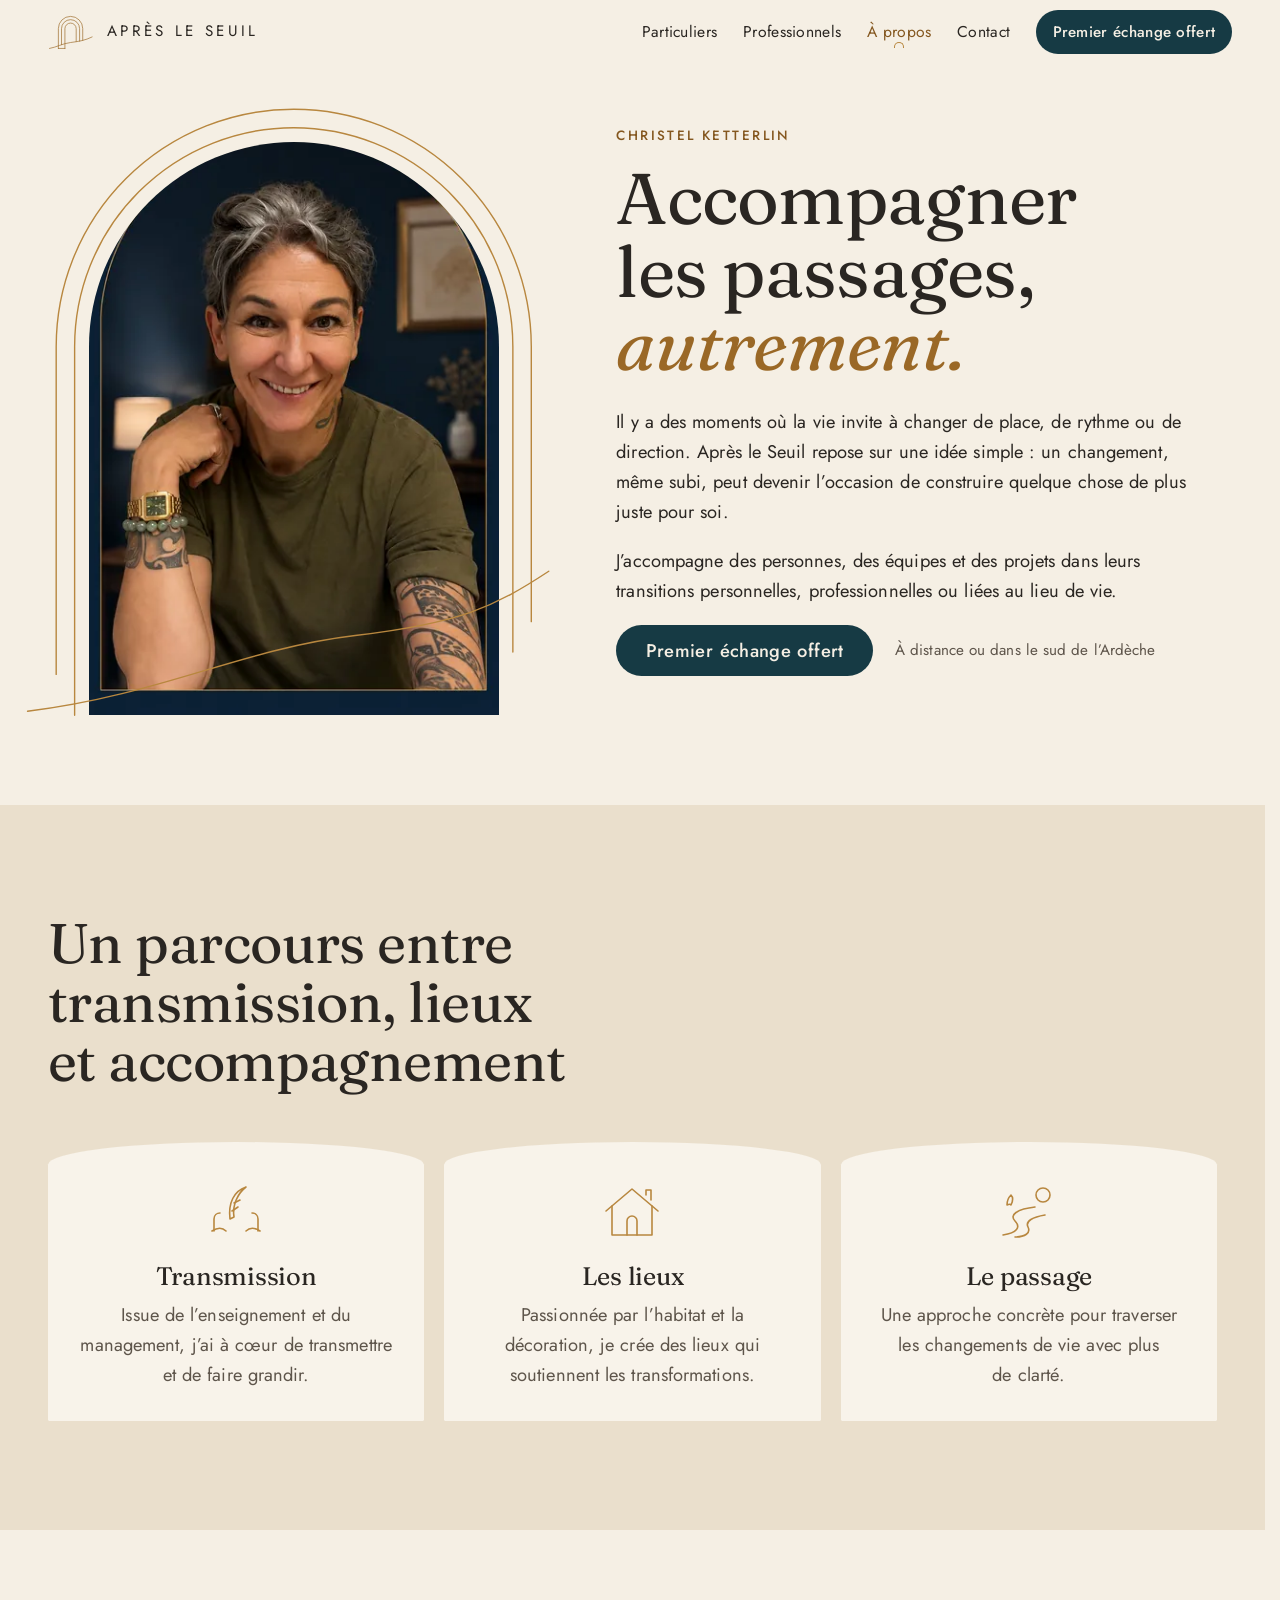
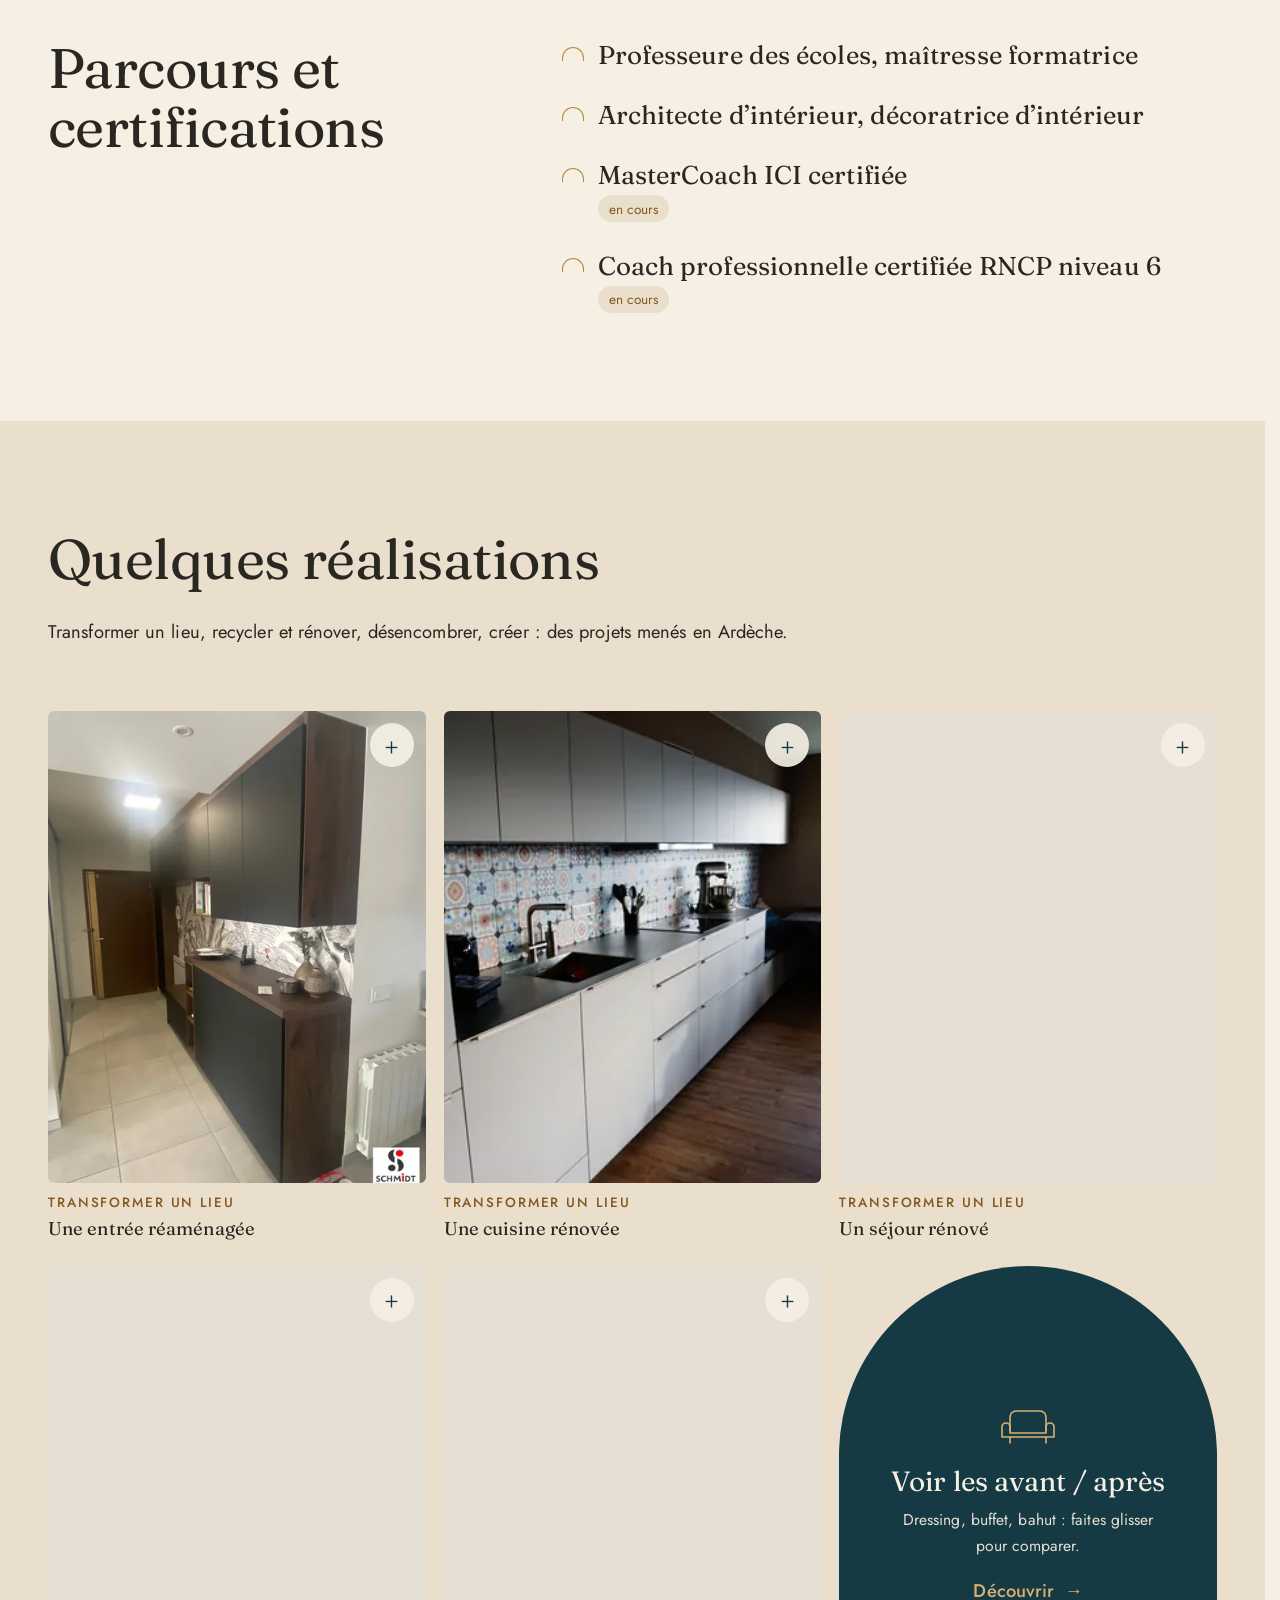
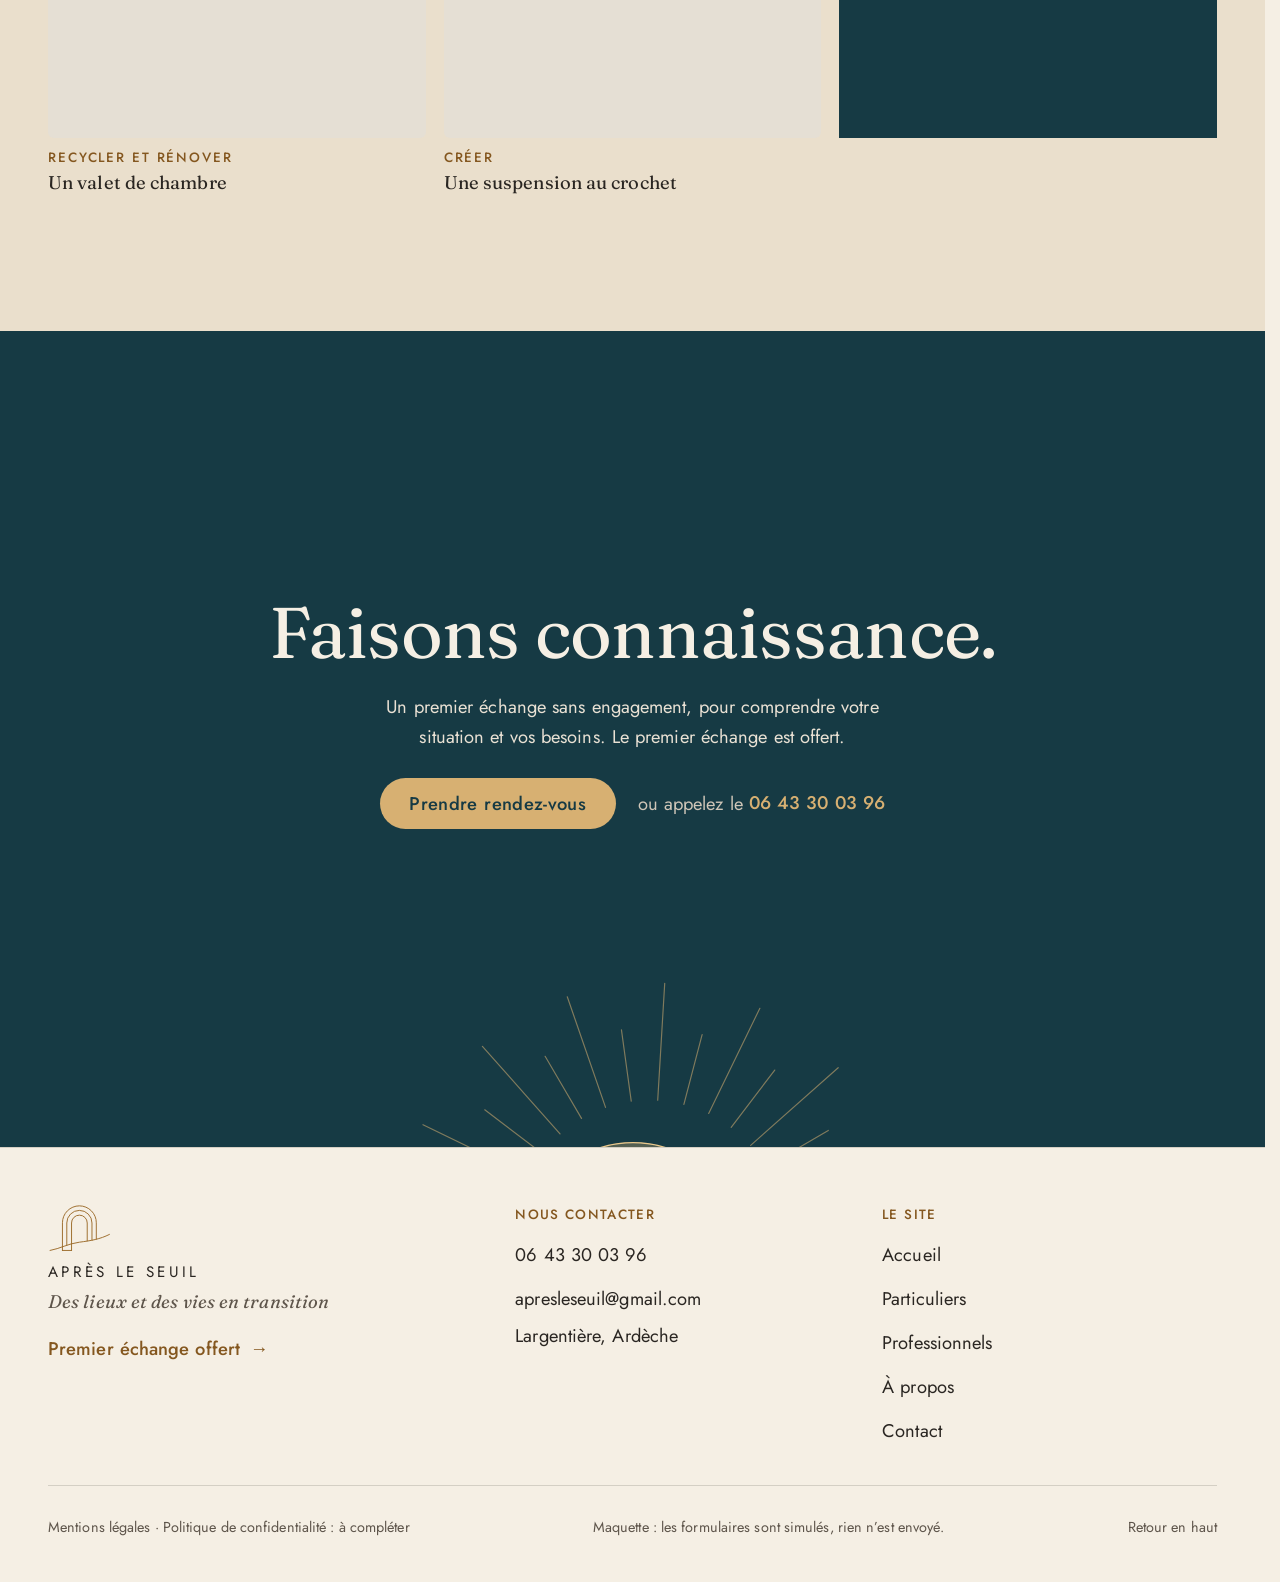
<file: a-propos.html>
<!doctype html>
<html lang="fr" data-v="2" data-curseur>
<head>
<meta charset="utf-8">
<meta name="viewport" content="width=device-width, initial-scale=1, viewport-fit=cover">
<title>À propos · Christel Ketterlin · Après le Seuil</title>
<meta name="description" content="Enseignement, management, architecture d’intérieur et coaching : le parcours de Christel Ketterlin et quelques réalisations.">
<meta name="robots" content="noindex, nofollow">
<link rel="canonical" href="https://apresleseuil-maquette.vercel.app/a-propos">
<style>:root{--fond:#F5EFE4;--texte:#2A2622;--voile-fond:#163A44;--ouverture-fond:#163A44;--menu-fond:#F5EFE4}:root { --entete-h: 72px; --barres-h: 0px; } html { background: var(--fond); color: var(--texte); scrollbar-gutter: stable; } body { margin: 0; background: var(--fond); } html.js:not(.secours):not([data-arrivee="retour"]) [data-anime] { opacity: 0; } html.js:not(.secours):not([data-arrivee="retour"]) [data-anime].vu { opacity: 1; } [data-voile] { position: fixed; inset: 0; z-index: 900; background: var(--voile-fond); transform: translateY(100%); visibility: hidden; pointer-events: none; } html[data-arrivee="voile"]:not(.voile-leve):not(.secours) [data-voile] { transform: none; visibility: visible; } html.secours [data-voile] { visibility: hidden !important; } .ouverture-panneau { position: fixed; inset: 0; z-index: 850; display: none; place-content: center; justify-items: center; background: var(--ouverture-fond, var(--voile-fond)); color: var(--fond); text-align: center; } html.js[data-arrivee="intro"]:not(.secours):not(.intro-finie) .ouverture-panneau { display: grid; } html.defilement-bloque, html.defilement-bloque body, html.js[data-arrivee="intro"]:not(.secours):not(.intro-finie), html.js[data-arrivee="intro"]:not(.secours):not(.intro-finie) body, html[data-arrivee="voile"]:not(.voile-leve):not(.secours), html[data-arrivee="voile"]:not(.voile-leve):not(.secours) body { overflow: hidden; } html.js[data-arrivee="intro"]:not(.secours):not(.intro-finie) { background-color: var(--ouverture-fond, var(--voile-fond)); } html[data-arrivee="voile"]:not(.voile-leve):not(.secours) { background-color: var(--voile-fond); }</style>
<script>(function () {
var d = document.documentElement, ss = null, ls = null;
try { ss = window.sessionStorage; ls = window.localStorage; } catch (e) {}
d.classList.add('js');
var nav = performance.getEntriesByType ? performance.getEntriesByType('navigation')[0] : null;
var type = nav ? nav.type : 'navigate';
var depart = null;
try { depart = JSON.parse(ss.getItem('socle:depart') || 'null'); ss.removeItem('socle:depart'); } catch (e) {}
if (depart && !(Date.now() - depart.t < 15000)) depart = null;
var mode = type === 'back_forward' ? 'retour' : type === 'reload' ? 'intro' : depart ? 'voile' : 'intro';
d.setAttribute('data-arrivee', mode);
if (mode === 'voile' && depart.couleur) d.style.setProperty('--voile-fond', depart.couleur);
if (type === 'reload' && 'scrollRestoration' in history) {
history.scrollRestoration = 'manual';
}
try {
var choisie = ls && ls.getItem('socle:langue');
var langue = (d.lang || '').slice(0, 2);
if (choisie && choisie !== langue && type === 'navigate' && !depart) {
var alt = document.querySelector('link[rel="alternate"][hreflang="' + choisie + '"]');
if (alt) location.replace(new URL(alt.href).pathname + location.search + location.hash);
}
} catch (e) {}
setTimeout(function () { if (!d.classList.contains('demarre')) d.classList.add('secours'); }, 2000);
})();</script>
<link rel="preload" href="/assets/fonts/fraunces-latin-400-normal.woff2" as="font" type="font/woff2" crossorigin>
<link rel="preload" href="/assets/fonts/jost-latin-400-normal.woff2" as="font" type="font/woff2" crossorigin>
<link rel="stylesheet" href="/assets/css/socle.css?v=2">
<link rel="stylesheet" href="/assets/css/site.css?v=2">
<link rel="modulepreload" href="/assets/js/site.js?v=2">
<link rel="modulepreload" href="/assets/js/socle/index.js?v=2">
<script src="/assets/vendor/gsap.min.js" defer></script>
<script src="/assets/vendor/ScrollTrigger.min.js" defer></script>
<script src="/assets/vendor/SplitText.min.js" defer></script>
<script type="module" src="/assets/js/site.js?v=2"></script>
<meta name="theme-color" content="#F5EFE4">
<link rel="icon" href="/assets/images/favicon.svg" type="image/svg+xml">
<link rel="apple-touch-icon" href="/assets/images/apple-touch-icon.png">
<meta property="og:type" content="website">
<meta property="og:site_name" content="Après le Seuil">
<meta property="og:locale" content="fr_FR">
<meta property="og:title" content="À propos · Christel Ketterlin · Après le Seuil">
<meta property="og:description" content="Enseignement, management, architecture d’intérieur et coaching : le parcours de Christel Ketterlin et quelques réalisations.">
<meta property="og:url" content="https://apresleseuil-maquette.vercel.app/a-propos">
<meta property="og:image" content="https://apresleseuil-maquette.vercel.app/assets/partage/a-propos-fr.jpg">
<meta property="og:image:width" content="1200">
<meta property="og:image:height" content="630">
<meta property="og:image:alt" content="Christel Ketterlin, Après le Seuil">
<meta name="twitter:card" content="summary_large_image">
<script type="application/ld+json">{"@context":"https://schema.org","@type":"ProfessionalService","name":"Après le Seuil","description":"Accompagnement dans les transitions de vie et de lieux : organisation, valorisation et décoration de lieux, désencombrement, coaching de transition, ateliers et coaching d'entreprise.","slogan":"Des lieux et des vies en transition","telephone":"+33643300396","email":"apresleseuil@gmail.com","address":{"@type":"PostalAddress","streetAddress":"1794 route de Vente Cual","postalCode":"07110","addressLocality":"Largentière","addressRegion":"Ardèche","addressCountry":"FR"},"areaServed":"Sud de l'Ardèche, et à distance","parentOrganization":{"@type":"Organization","name":"45NordEst","legalName":"45NordEst SASU"},"employee":{"@type":"Person","name":"Christel Ketterlin"}}</script>
</head>
<body id="haut" class="page-a-propos">
<div data-voile data-forme="rideau" aria-hidden="true"><div class="voile-contenu"><img src="/assets/images/logo-clair.svg" alt="" width="74" height="56"><span data-voile-libelle>À propos</span></div></div>
<div class="ouverture-panneau" data-ouverture aria-hidden="true">
  <div class="intro-objet" data-ouverture-objet><svg class="arche-svg intro-arche" viewBox="40 20 620 470" fill="none" stroke="currentColor" stroke-linecap="round" stroke-linejoin="round" aria-hidden="true"><path pathLength="1" d="M180 470V202a164 164 0 0 1 328 0v158"/><path pathLength="1" d="M222 418V204a122 122 0 0 1 244 0v168"/><path pathLength="1" d="M268 470V204a76 76 0 0 1 152 0v174"/><path pathLength="1" d="M180 470h88"/><path pathLength="1" d="M60 470c100-18 170-65 284-80s196-28 291-75"/></svg></div>
  <p class="ouverture-nom">Après le Seuil</p>
  <p class="ouverture-ligne">Des lieux et des vies en transition</p>
</div>
<a class="evitement" href="#contenu">Aller au contenu</a>
<header data-entete>
  <div class="entete-rangee">
    <a class="entete-logo" href="/" aria-label="Après le Seuil · Accueil" data-libelle="Accueil">
      <img src="/assets/images/logo.svg" alt="" width="46" height="35"><span class="entete-nom">Après le Seuil</span>
    </a>
    <nav data-nav aria-label="Navigation principale">
      <ul><li><a href="/particuliers" data-libelle="Particuliers">Particuliers</a></li><li><a href="/professionnels" data-libelle="Professionnels">Professionnels</a></li><li><a href="/a-propos" data-libelle="À propos" aria-current="page">À propos</a></li><li><a href="/contact" data-libelle="Contact">Contact</a></li></ul>
    </nav>
    <div class="entete-actions">
      <a class="bouton bouton--petit" href="/contact#rendez-vous" data-libelle="Contact"><span class="masque-etroit">Premier échange offert</span><span class="seul-etroit">Rendez-vous</span></a>
      <button type="button" data-menu-bouton aria-controls="menu" aria-expanded="false" data-libelle-ouvrir="Menu" data-libelle-fermer="Fermer"><span data-libelle-bouton>Menu</span></button>
      <a class="menu-sansjs" href="#menu" data-menu-lien>Menu</a>
    </div>
  </div>
</header>
<script>/* Avant le premier affichage : rangées de la navigation (même règle que ajusterNav dans assets/js/socle/entete.js)
   et hauteur réelle de l'en-tête, pour que rien ne saute quand le JavaScript du site prend la main. */
(function () {
  var h = document.documentElement, u = document.querySelector('[data-nav] ul'), e = document.querySelector('[data-entete]');
  if (u) {
    var deborde = function () { return u.scrollWidth > u.clientWidth + 1; }, c = deborde();
    if (c && window.matchMedia('(min-width: 900px)').matches) {
      h.classList.add('nav-deux-rangees'); c = deborde();
      if (c) { h.classList.add('nav-deux-lignes'); var a = u.querySelector('a'); c = !a || u.getBoundingClientRect().height > a.getBoundingClientRect().height * 2.5; }
      if (c) h.classList.remove('nav-deux-rangees', 'nav-deux-lignes');
    }
    if (c) h.classList.add('nav-compacte');
  }
  if (e) h.style.setProperty('--entete-h', Math.round(e.getBoundingClientRect().height) + 'px');
})();</script>
<span id="menu-ferme" aria-hidden="true"></span>
<div id="menu" data-menu role="dialog" aria-modal="true" aria-label="Menu">
  <p class="menu-sansjs-fermer"><a href="#menu-ferme">Fermer</a></p>
  <ul><li style="--i:0"><a href="/" class="menu-lien" data-libelle="Accueil">Accueil</a></li><li style="--i:1"><a href="/particuliers" class="menu-lien" data-libelle="Particuliers">Particuliers</a></li><li style="--i:2"><a href="/professionnels" class="menu-lien" data-libelle="Professionnels">Professionnels</a></li><li style="--i:3"><a href="/a-propos" class="menu-lien" data-libelle="À propos" aria-current="page">À propos</a></li><li style="--i:4"><a href="/contact" class="menu-lien" data-libelle="Contact">Contact</a></li></ul>
  <p class="menu-actions"><a class="bouton" href="/contact#rendez-vous" data-libelle="Contact">Premier échange offert</a>
  <a class="bouton bouton--contour" href="tel:+33643300396">Appeler 06 43 30 03 96</a></p>
  <svg class="arche-svg menu-arche" viewBox="40 20 620 470" fill="none" stroke="currentColor" stroke-linecap="round" stroke-linejoin="round" aria-hidden="true"><path d="M180 470V202a164 164 0 0 1 328 0v158"/><path d="M222 418V204a122 122 0 0 1 244 0v168"/><path d="M268 470V204a76 76 0 0 1 152 0v174"/><path d="M180 470h88"/><path d="M60 470c100-18 170-65 284-80s196-28 291-75"/></svg>
</div>
<main id="contenu" tabindex="-1">
<section class="ap-ouverture" id="debut">
  <div class="conteneur ap-grille">
    <div class="ap-portrait cadre-arche" data-iris-centre>
      <svg class="contour ap-contour" viewBox="0 0 480 600" preserveAspectRatio="none" fill="none" stroke="currentColor" stroke-linecap="round" aria-hidden="true" data-visuel><path vector-effect="non-scaling-stroke" pathLength="1" d="M26 600V240a214 214 0 0 1 428 0v330"/><path vector-effect="non-scaling-stroke" pathLength="1" d="M8 560V240a232 232 0 0 1 464 0v300"/><path vector-effect="non-scaling-stroke" pathLength="1" d="M-20 596C110 580 190 535 300 522S440 492 500 452"/></svg>
      <figure class="media arche-cadre ap-media" data-effet="portrait" style="--cadrage:50% 30%">
  <picture>
    <img src="/assets/images/christel-bleu-960.webp" srcset="/assets/images/christel-bleu-480.webp 480w, /assets/images/christel-bleu-640.webp 640w, /assets/images/christel-bleu-960.webp 960w" sizes="(max-width: 760px) 64vw, 34vw" alt="Portrait de Christel Ketterlin, souriante, devant un mur bleu nuit" width="960" height="1200" fetchpriority="high" loading="eager" decoding="async">
  </picture>
</figure>
    </div>
    <div class="ap-texte">
      <p class="surtitre" data-anime="gsap">Christel Ketterlin</p>
      <h1 class="ap-titre"><span class="ligne-masque"><span class="titre-ligne">Accompagner les passages,</span></span><span class="ligne-masque"><span class="titre-ligne"><em>autrement.</em></span></span></h1>
      <p class="masque-ecran-bas masque-petit-tel" data-anime="gsap">Il y a des moments où la vie invite à changer de place, de rythme ou de direction. Après le Seuil repose sur une idée simple : un changement, même subi, peut devenir l’occasion de construire quelque chose de plus juste pour soi.</p>
      <p class="masque-ecran-tres-bas masque-petit-tel" data-anime="gsap">J’accompagne des personnes, des équipes et des projets dans leurs transitions personnelles, professionnelles ou liées au lieu de vie.</p>
      <p class="actions" data-anime="gsap"><a class="bouton" href="/contact#rendez-vous" data-libelle="Contact" data-action-principale data-survol="magnetique">Premier échange offert</a> <span class="info-cle" data-info-cle>À distance ou dans le sud de l’Ardèche</span></p>
    </div>
  </div>
</section>
<section class="volets fond-sable" id="volets">
  <div class="conteneur">
    <h2 class="volets-titre" data-anime="lignes">Un parcours entre transmission, lieux et accompagnement</h2>
    <ol class="trois-cartes volets-liste" data-anime="cascade">
      <li>
        <span class="trois-icone"><svg class="icone " viewBox="0 0 64 64" fill="none" stroke="currentColor" stroke-width="1.6" stroke-linecap="round" stroke-linejoin="round" aria-hidden="true" data-visuel><path d="M8 50c6-4 10-4 14 0M56 50c-6-4-10-4-14 0"/><path d="M10 50V38c0-4 3-6 6-6M54 50V38c0-4-3-6-6-6"/><path d="M42 6C30 10 24 22 26 38l4-2c-2-12 4-24 12-30z"/><path d="M28 30l6-4M30 22l6-3"/></svg></span>
        <h3>Transmission</h3>
        <p>Issue de l’enseignement et du management, j’ai à cœur de transmettre et de faire grandir.</p>
      </li><li>
        <span class="trois-icone"><svg class="icone " viewBox="0 0 64 64" fill="none" stroke="currentColor" stroke-width="1.6" stroke-linecap="round" stroke-linejoin="round" aria-hidden="true" data-visuel><path d="M6 30L32 8l26 22"/><path d="M12 25v29h40V25"/><path d="M27 54V40a5 5 0 0 1 10 0v14"/><path d="M46 14v-5h5v10"/></svg></span>
        <h3>Les lieux</h3>
        <p>Passionnée par l’habitat et la décoration, je crée des lieux qui soutiennent les transformations.</p>
      </li><li>
        <span class="trois-icone"><svg class="icone " viewBox="0 0 64 64" fill="none" stroke="currentColor" stroke-width="1.6" stroke-linecap="round" stroke-linejoin="round" aria-hidden="true" data-visuel><circle cx="46" cy="14" r="7"/><path d="M6 54c14-2 18-8 12-14s2-12 20-14"/><path d="M18 56c10 0 16-4 13-10s5-10 17-12"/><path d="M10 24c0-4 2-8 4-10M14 14c2 2 2 6 0 10M10 24c2-1 4-1 4 0"/></svg></span>
        <h3>Le passage</h3>
        <p>Une approche concrète pour traverser les changements de vie avec plus de clarté.</p>
      </li>
    </ol>
  </div>
</section>
<section class="parcours" id="parcours">
  <div class="conteneur parcours-grille">
    <h2 data-anime="lignes">Parcours et certifications</h2>
    <div class="parcours-cadre">
    <svg class="parcours-trait" viewBox="0 0 4 400" preserveAspectRatio="none" aria-hidden="true" data-fx="trace" data-visuel><path d="M2 0V400"/></svg>
    <ol class="parcours-liste">
      <li data-anime><span class="parcours-point" aria-hidden="true"></span><span class="parcours-nom">Professeure des écoles, maîtresse formatrice</span></li><li data-anime><span class="parcours-point" aria-hidden="true"></span><span class="parcours-nom">Architecte d’intérieur, décoratrice d’intérieur</span></li><li data-anime><span class="parcours-point" aria-hidden="true"></span><span class="parcours-nom">MasterCoach ICI certifiée</span><span class="parcours-encours">en cours</span></li><li data-anime><span class="parcours-point" aria-hidden="true"></span><span class="parcours-nom">Coach professionnelle certifiée RNCP niveau 6</span><span class="parcours-encours">en cours</span></li>
    </ol>
    </div>
  </div>
</section>
<section class="realisations fond-sable" id="realisations">
  <div class="conteneur">
    <div class="section-tete">
      <h2 data-anime="lignes">Quelques réalisations</h2>
      <p data-anime>Transformer un lieu, recycler et rénover, désencombrer, créer : des projets menés en Ardèche.</p>
    </div>
    <ul class="mosaique" data-anime="cascade" data-visionneuse-liste>
      <li class="mosaique-item">
        <button type="button" class="mosaique-bouton" data-visionneuse-index="0" data-plein="/assets/images/real-entree-plein-1400.webp" data-legende="Une entrée réaménagée" aria-label="Agrandir : Une entrée réaménagée">
          <figure class="media mosaique-media" style="--cadrage:50% 50%">
  <picture>
    <img src="/assets/images/real-entree-800.webp" srcset="/assets/images/real-entree-480.webp 480w, /assets/images/real-entree-800.webp 800w" sizes="(max-width: 900px) 46vw, 30vw" alt="Entrée réaménagée avec un grand meuble bois et noir" width="800" height="1067" loading="lazy" decoding="async">
  </picture>
</figure>
          <span class="mosaique-loupe" aria-hidden="true">+</span>
        </button>
        <p><span class="mosaique-cat">Transformer un lieu</span>Une entrée réaménagée</p>
      </li><li class="mosaique-item">
        <button type="button" class="mosaique-bouton" data-visionneuse-index="1" data-plein="/assets/images/real-cuisine-plein-1400.webp" data-legende="Une cuisine rénovée" aria-label="Agrandir : Une cuisine rénovée">
          <figure class="media mosaique-media" style="--cadrage:50% 50%">
  <picture>
    <img src="/assets/images/real-cuisine-1200.webp" srcset="/assets/images/real-cuisine-480.webp 480w, /assets/images/real-cuisine-800.webp 800w, /assets/images/real-cuisine-1200.webp 1200w" sizes="(max-width: 900px) 92vw, 30vw" alt="Cuisine rénovée : façades claires, crédence en carreaux de ciment, plan de travail noir" width="1200" height="900" loading="lazy" decoding="async">
  </picture>
</figure>
          <span class="mosaique-loupe" aria-hidden="true">+</span>
        </button>
        <p><span class="mosaique-cat">Transformer un lieu</span>Une cuisine rénovée</p>
      </li><li class="mosaique-item">
        <button type="button" class="mosaique-bouton" data-visionneuse-index="2" data-plein="/assets/images/real-sejour-plein-1400.webp" data-legende="Un séjour rénové" aria-label="Agrandir : Un séjour rénové">
          <figure class="media mosaique-media" style="--cadrage:50% 50%">
  <picture>
    <img src="/assets/images/real-sejour-800.webp" srcset="/assets/images/real-sejour-480.webp 480w, /assets/images/real-sejour-800.webp 800w" sizes="(max-width: 900px) 46vw, 30vw" alt="Séjour rénové, îlot clair et suspension" width="800" height="1067" loading="lazy" decoding="async">
  </picture>
</figure>
          <span class="mosaique-loupe" aria-hidden="true">+</span>
        </button>
        <p><span class="mosaique-cat">Transformer un lieu</span>Un séjour rénové</p>
      </li><li class="mosaique-item">
        <button type="button" class="mosaique-bouton" data-visionneuse-index="3" data-plein="/assets/images/real-valet-plein-1400.webp" data-legende="Un valet de chambre" aria-label="Agrandir : Un valet de chambre">
          <figure class="media mosaique-media" style="--cadrage:50% 50%">
  <picture>
    <img src="/assets/images/real-valet-800.webp" srcset="/assets/images/real-valet-480.webp 480w, /assets/images/real-valet-800.webp 800w" sizes="(max-width: 900px) 46vw, 30vw" alt="Valet de chambre en bois restauré" width="800" height="1067" loading="lazy" decoding="async">
  </picture>
</figure>
          <span class="mosaique-loupe" aria-hidden="true">+</span>
        </button>
        <p><span class="mosaique-cat">Recycler et rénover</span>Un valet de chambre</p>
      </li><li class="mosaique-item">
        <button type="button" class="mosaique-bouton" data-visionneuse-index="4" data-plein="/assets/images/real-lampe-plein-1400.webp" data-legende="Une suspension au crochet" aria-label="Agrandir : Une suspension au crochet">
          <figure class="media mosaique-media" style="--cadrage:50% 50%">
  <picture>
    <img src="/assets/images/real-lampe-800.webp" srcset="/assets/images/real-lampe-480.webp 480w, /assets/images/real-lampe-800.webp 800w" sizes="(max-width: 900px) 46vw, 30vw" alt="Suspension réalisée au crochet au-dessus d&#39;un lit" width="800" height="1067" loading="lazy" decoding="async">
  </picture>
</figure>
          <span class="mosaique-loupe" aria-hidden="true">+</span>
        </button>
        <p><span class="mosaique-cat">Créer</span>Une suspension au crochet</p>
      </li>
      <li class="mosaique-item mosaique-lien">
        <a href="/#realisations" data-libelle="Accueil">
          <span class="mosaique-lien-arche"><svg class="icone " viewBox="0 0 64 64" fill="none" stroke="currentColor" stroke-width="1.6" stroke-linecap="round" stroke-linejoin="round" aria-hidden="true" data-visuel><path d="M14 40V26a6 6 0 0 1 6-6h24a6 6 0 0 1 6 6v14"/><path d="M10 32a4 4 0 0 1 4 4v6h36v-6a4 4 0 0 1 8 0v10H6V36a4 4 0 0 1 4-4z"/><path d="M14 46v6M50 46v6"/></svg></span>
          <span class="mosaique-lien-titre">Voir les avant / après</span>
          <span class="mosaique-lien-texte">Dressing, buffet, bahut : faites glisser pour comparer.</span>
          <span class="lien-fleche lien-fleche--clair">Découvrir</span>
        </a>
      </li>
    </ul>
  </div>
  <div class="visionneuse" role="dialog" aria-modal="true" aria-label="Réalisations en grand" hidden data-recouvrement data-gouttiere="#163A44">
    <figure class="visionneuse-cadre"><figcaption aria-live="polite"></figcaption></figure>
    <button type="button" class="visionneuse-btn visionneuse-precedente" aria-label="Réalisation précédente">←</button>
    <button type="button" class="visionneuse-btn visionneuse-suivante" aria-label="Réalisation suivante">→</button>
    <button type="button" class="visionneuse-btn visionneuse-fermer" aria-label="Fermer">×</button>
  </div>
</section>
<section class="fin" id="fin">
  <div class="fin-soleil" data-effet="soleil" aria-hidden="true">
    <svg viewBox="-300 -300 600 300" class="soleil" data-visuel>
      <defs><radialGradient id="soleil-halo" cx="0" cy="0" r="140" gradientUnits="userSpaceOnUse"><stop offset="0" stop-color="#E9C88C" stop-opacity=".95"/><stop offset=".72" stop-color="#D7B072" stop-opacity=".55"/><stop offset="1" stop-color="#D7B072" stop-opacity="0"/></radialGradient></defs>
      <g class="soleil-rayons"><line x1="-150.0" y1="0.0" x2="-280.0" y2="0.0"/><line x1="-147.1" y1="-29.3" x2="-225.6" y2="-44.9"/><line x1="-138.6" y1="-57.4" x2="-258.7" y2="-107.2"/><line x1="-124.7" y1="-83.3" x2="-191.2" y2="-127.8"/><line x1="-106.1" y1="-106.1" x2="-198.0" y2="-198.0"/><line x1="-83.3" y1="-124.7" x2="-127.8" y2="-191.2"/><line x1="-57.4" y1="-138.6" x2="-107.2" y2="-258.7"/><line x1="-29.3" y1="-147.1" x2="-44.9" y2="-225.6"/><line x1="-0.0" y1="-150.0" x2="-0.0" y2="-280.0"/><line x1="29.3" y1="-147.1" x2="44.9" y2="-225.6"/><line x1="57.4" y1="-138.6" x2="107.2" y2="-258.7"/><line x1="83.3" y1="-124.7" x2="127.8" y2="-191.2"/><line x1="106.1" y1="-106.1" x2="198.0" y2="-198.0"/><line x1="124.7" y1="-83.3" x2="191.2" y2="-127.8"/><line x1="138.6" y1="-57.4" x2="258.7" y2="-107.2"/><line x1="147.1" y1="-29.3" x2="225.6" y2="-44.9"/><line x1="150.0" y1="-0.0" x2="280.0" y2="-0.0"/></g>
      <circle class="soleil-disque" cx="0" cy="0" r="120" fill="url(#soleil-halo)"/>
      <path class="soleil-bord" d="M-120 0a120 120 0 0 1 240 0"/>
    </svg>
  </div>
  <div class="fin-texte conteneur">
    <svg class="arche-svg fin-arche" viewBox="40 20 620 470" fill="none" stroke="currentColor" stroke-linecap="round" stroke-linejoin="round" aria-hidden="true"><path pathLength="1" d="M180 470V202a164 164 0 0 1 328 0v158"/><path pathLength="1" d="M222 418V204a122 122 0 0 1 244 0v168"/><path pathLength="1" d="M268 470V204a76 76 0 0 1 152 0v174"/><path pathLength="1" d="M180 470h88"/><path pathLength="1" d="M60 470c100-18 170-65 284-80s196-28 291-75"/></svg>
    <h2 data-anime="lignes">Faisons connaissance.</h2>
    <p data-anime>Un premier échange sans engagement, pour comprendre votre situation et vos besoins. Le premier échange est offert.</p>
    <p class="fin-actions" data-anime>
      <a class="bouton bouton--or" href="/contact#rendez-vous" data-libelle="Contact" data-survol="magnetique">Prendre rendez-vous</a>
      <span class="fin-tel">ou appelez le <a href="tel:+33643300396">06 43 30 03 96</a></span>
    </p>
  </div>
</section>
</main>
<footer class="pied" id="pied">
  <div class="conteneur pied-grille">
    <div class="pied-marque">
      <svg class="arche-svg pied-arche" viewBox="40 20 620 470" fill="none" stroke="currentColor" stroke-linecap="round" stroke-linejoin="round" aria-hidden="true"><path d="M180 470V202a164 164 0 0 1 328 0v158"/><path d="M222 418V204a122 122 0 0 1 244 0v168"/><path d="M268 470V204a76 76 0 0 1 152 0v174"/><path d="M180 470h88"/><path d="M60 470c100-18 170-65 284-80s196-28 291-75"/></svg>
      <p class="pied-nom">Après le Seuil</p>
      <p class="pied-signature">Des lieux et des vies en transition</p>
      <p class="pied-action"><a class="lien-fleche" href="/contact#rendez-vous" data-libelle="Contact">Premier échange offert</a></p>
    </div>
    <div>
      <p class="pied-titre">Nous contacter</p>
      <p><a href="tel:+33643300396">06 43 30 03 96</a><br><a href="mailto:apresleseuil@gmail.com">apresleseuil@gmail.com</a><br><span class="pied-lieu">Largentière, Ardèche</span></p>
    </div>
    <nav aria-label="Le site">
      <p class="pied-titre">Le site</p>
      <ul><li><a href="/" data-libelle="Accueil">Accueil</a></li><li><a href="/particuliers" data-libelle="Particuliers">Particuliers</a></li><li><a href="/professionnels" data-libelle="Professionnels">Professionnels</a></li><li><a href="/a-propos" data-libelle="À propos" aria-current="page">À propos</a></li><li><a href="/contact" data-libelle="Contact">Contact</a></li></ul>
    </nav>
  </div>
  <div class="conteneur pied-bas">
    <p>Mentions légales · Politique de confidentialité : à compléter</p>
    <p>Maquette : les formulaires sont simulés, rien n’est envoyé.</p>
    <p><a href="#haut" data-sans-transition>Retour en haut</a></p>
  </div>
</footer>
<div data-barre-fixe>
  <a class="bouton bouton--contour" href="tel:+33643300396">Appeler</a>
  <a class="bouton" href="/contact#rendez-vous" data-libelle="Contact">Rendez-vous</a>
</div>
</body>
</html>
</file>
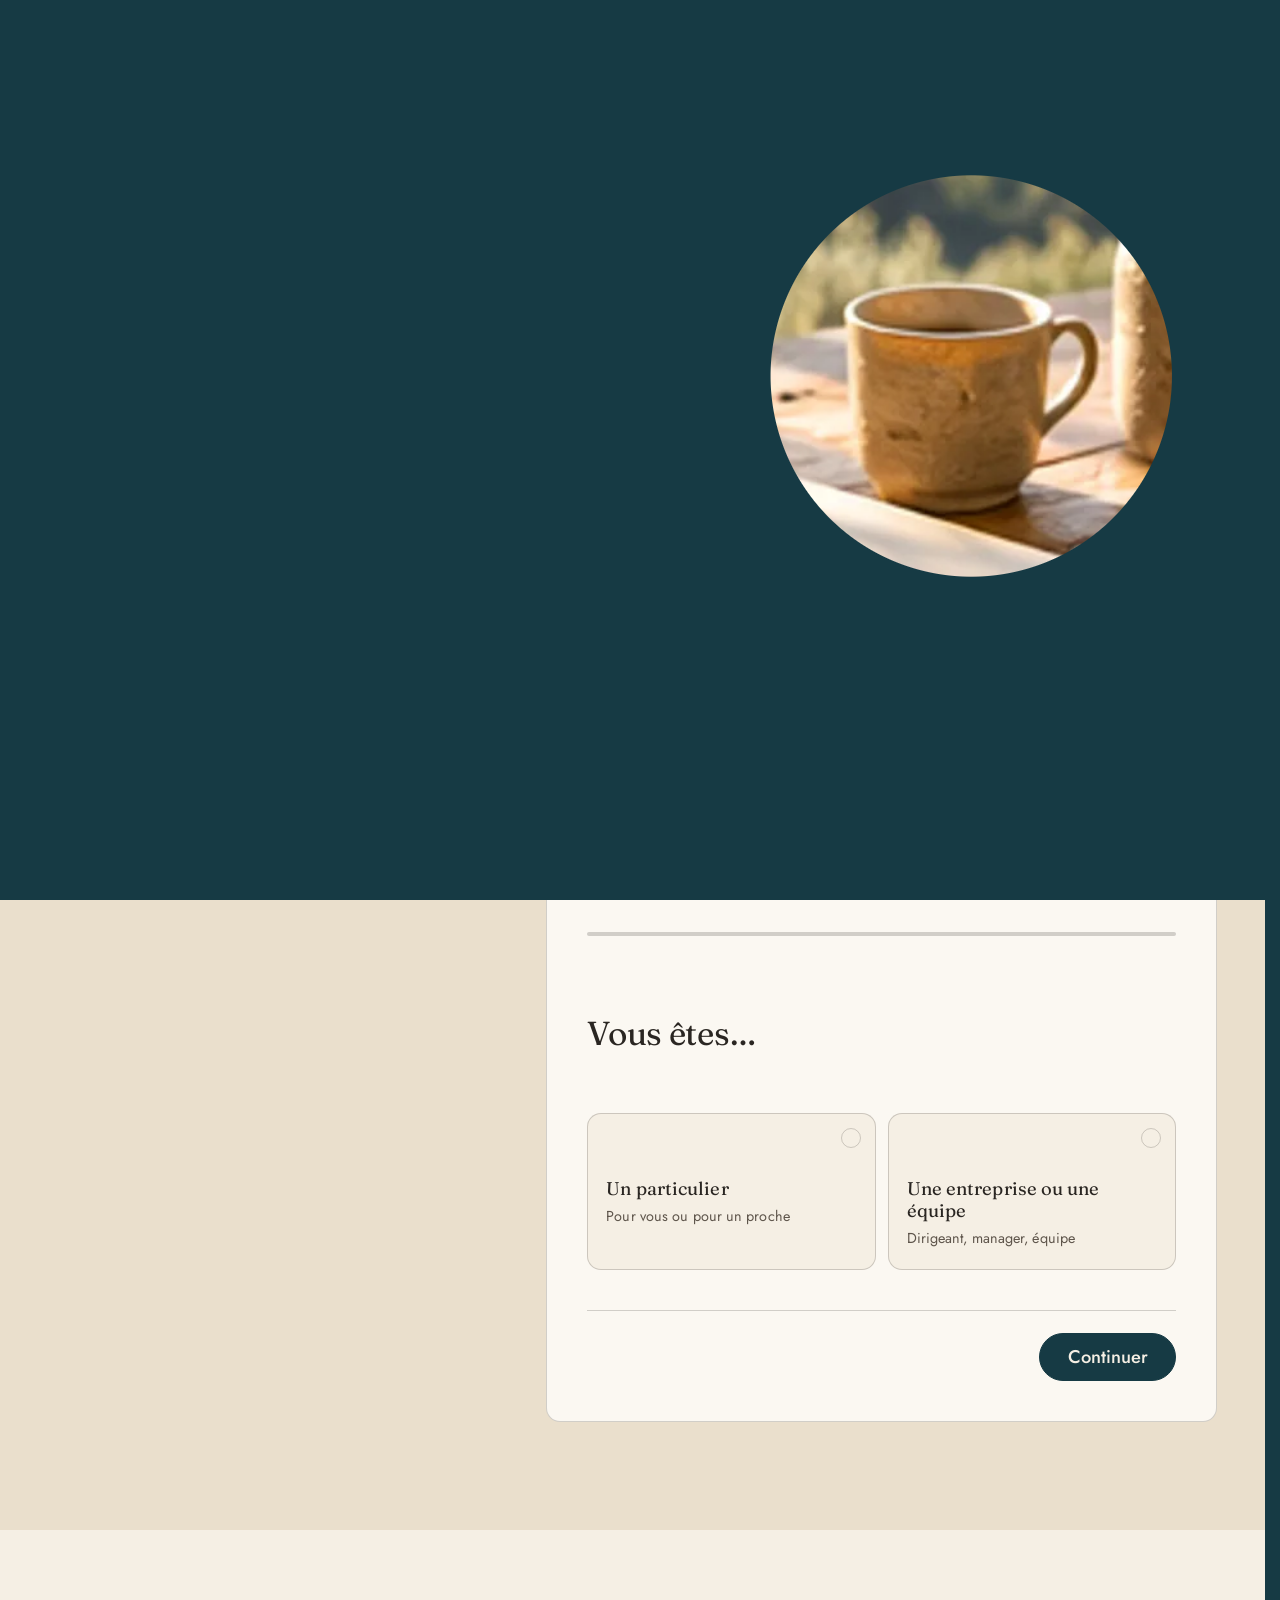
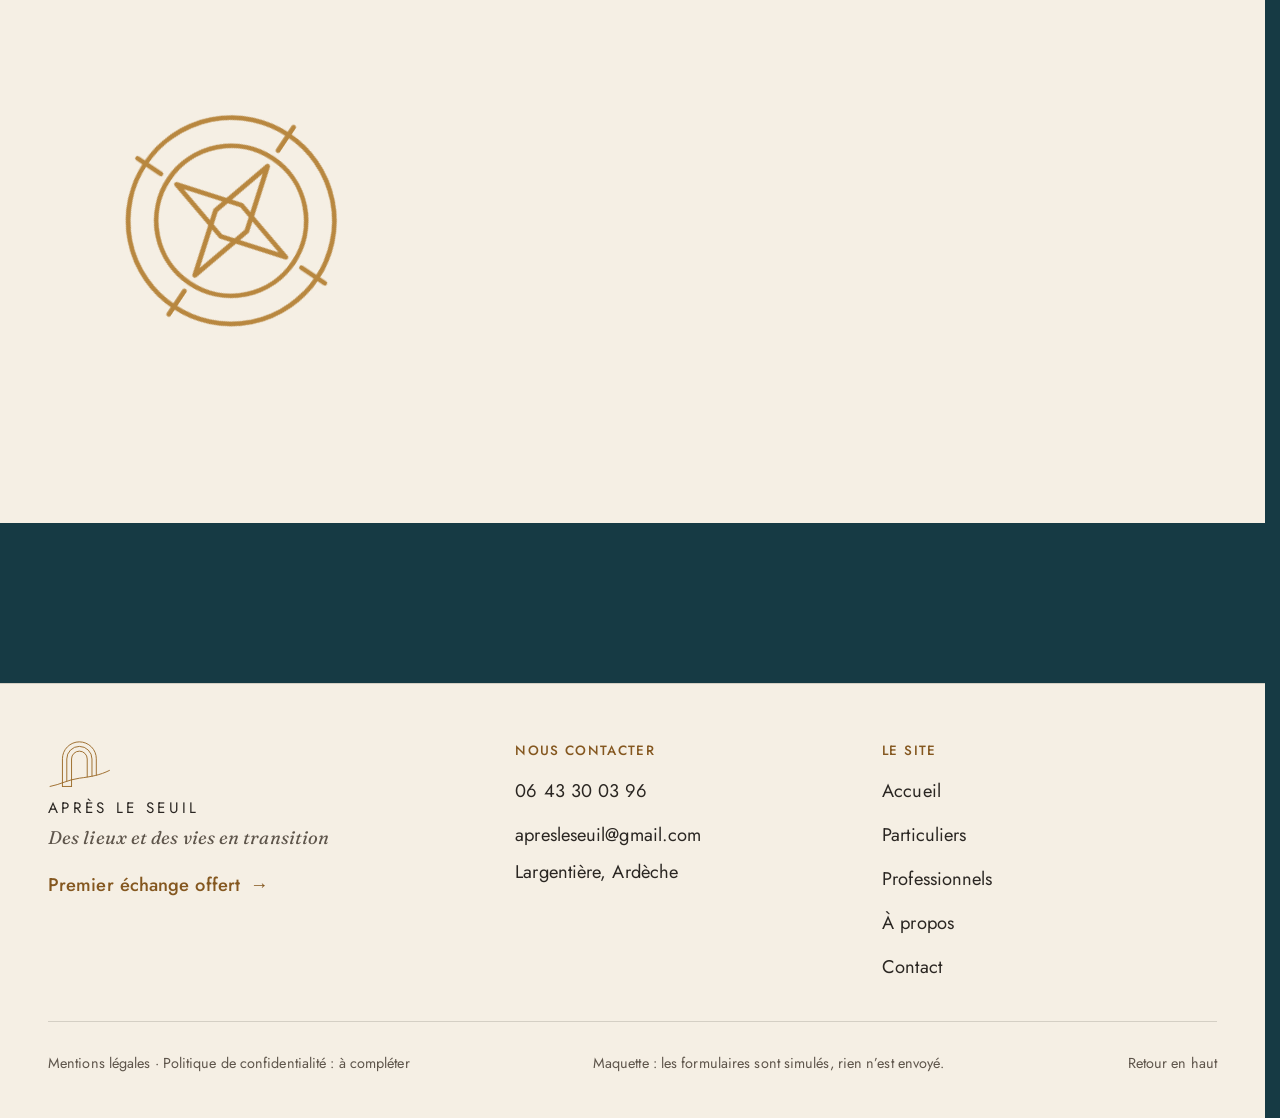
<file: contact.html>
<!doctype html>
<html lang="fr" data-v="2" data-curseur>
<head>
<meta charset="utf-8">
<meta name="viewport" content="width=device-width, initial-scale=1, viewport-fit=cover">
<title>Contact · Premier échange offert · Après le Seuil</title>
<meta name="description" content="Un premier échange gratuit et sans engagement, à distance ou en présentiel dans le sud de l’Ardèche. Réponse personnelle sous 48 heures.">
<meta name="robots" content="noindex, nofollow">
<link rel="canonical" href="https://apresleseuil-maquette.vercel.app/contact">
<style>:root{--fond:#F5EFE4;--texte:#2A2622;--voile-fond:#163A44;--ouverture-fond:#163A44;--menu-fond:#F5EFE4}:root { --entete-h: 72px; --barres-h: 0px; } html { background: var(--fond); color: var(--texte); scrollbar-gutter: stable; } body { margin: 0; background: var(--fond); } html.js:not(.secours):not([data-arrivee="retour"]) [data-anime] { opacity: 0; } html.js:not(.secours):not([data-arrivee="retour"]) [data-anime].vu { opacity: 1; } [data-voile] { position: fixed; inset: 0; z-index: 900; background: var(--voile-fond); transform: translateY(100%); visibility: hidden; pointer-events: none; } html[data-arrivee="voile"]:not(.voile-leve):not(.secours) [data-voile] { transform: none; visibility: visible; } html.secours [data-voile] { visibility: hidden !important; } .ouverture-panneau { position: fixed; inset: 0; z-index: 850; display: none; place-content: center; justify-items: center; background: var(--ouverture-fond, var(--voile-fond)); color: var(--fond); text-align: center; } html.js[data-arrivee="intro"]:not(.secours):not(.intro-finie) .ouverture-panneau { display: grid; } html.defilement-bloque, html.defilement-bloque body, html.js[data-arrivee="intro"]:not(.secours):not(.intro-finie), html.js[data-arrivee="intro"]:not(.secours):not(.intro-finie) body, html[data-arrivee="voile"]:not(.voile-leve):not(.secours), html[data-arrivee="voile"]:not(.voile-leve):not(.secours) body { overflow: hidden; } html.js[data-arrivee="intro"]:not(.secours):not(.intro-finie) { background-color: var(--ouverture-fond, var(--voile-fond)); } html[data-arrivee="voile"]:not(.voile-leve):not(.secours) { background-color: var(--voile-fond); }</style>
<script>(function () {
var d = document.documentElement, ss = null, ls = null;
try { ss = window.sessionStorage; ls = window.localStorage; } catch (e) {}
d.classList.add('js');
var nav = performance.getEntriesByType ? performance.getEntriesByType('navigation')[0] : null;
var type = nav ? nav.type : 'navigate';
var depart = null;
try { depart = JSON.parse(ss.getItem('socle:depart') || 'null'); ss.removeItem('socle:depart'); } catch (e) {}
if (depart && !(Date.now() - depart.t < 15000)) depart = null;
var mode = type === 'back_forward' ? 'retour' : type === 'reload' ? 'intro' : depart ? 'voile' : 'intro';
d.setAttribute('data-arrivee', mode);
if (mode === 'voile' && depart.couleur) d.style.setProperty('--voile-fond', depart.couleur);
if (type === 'reload' && 'scrollRestoration' in history) {
history.scrollRestoration = 'manual';
}
try {
var choisie = ls && ls.getItem('socle:langue');
var langue = (d.lang || '').slice(0, 2);
if (choisie && choisie !== langue && type === 'navigate' && !depart) {
var alt = document.querySelector('link[rel="alternate"][hreflang="' + choisie + '"]');
if (alt) location.replace(new URL(alt.href).pathname + location.search + location.hash);
}
} catch (e) {}
setTimeout(function () { if (!d.classList.contains('demarre')) d.classList.add('secours'); }, 2000);
})();</script>
<link rel="preload" href="/assets/fonts/fraunces-latin-400-normal.woff2" as="font" type="font/woff2" crossorigin>
<link rel="preload" href="/assets/fonts/jost-latin-400-normal.woff2" as="font" type="font/woff2" crossorigin>
<link rel="stylesheet" href="/assets/css/socle.css?v=2">
<link rel="stylesheet" href="/assets/css/site.css?v=2">
<link rel="stylesheet" href="/assets/css/modules.css?v=2">
<link rel="modulepreload" href="/assets/js/site.js?v=2">
<link rel="modulepreload" href="/assets/js/socle/index.js?v=2">
<script src="/assets/vendor/gsap.min.js" defer></script>
<script src="/assets/vendor/ScrollTrigger.min.js" defer></script>
<script src="/assets/vendor/SplitText.min.js" defer></script>
<script type="module" src="/assets/js/site.js?v=2"></script>
<meta name="theme-color" content="#F5EFE4">
<link rel="icon" href="/assets/images/favicon.svg" type="image/svg+xml">
<link rel="apple-touch-icon" href="/assets/images/apple-touch-icon.png">
<meta property="og:type" content="website">
<meta property="og:site_name" content="Après le Seuil">
<meta property="og:locale" content="fr_FR">
<meta property="og:title" content="Contact · Premier échange offert · Après le Seuil">
<meta property="og:description" content="Un premier échange gratuit et sans engagement, à distance ou en présentiel dans le sud de l’Ardèche. Réponse personnelle sous 48 heures.">
<meta property="og:url" content="https://apresleseuil-maquette.vercel.app/contact">
<meta property="og:image" content="https://apresleseuil-maquette.vercel.app/assets/partage/contact-fr.jpg">
<meta property="og:image:width" content="1200">
<meta property="og:image:height" content="630">
<meta property="og:image:alt" content="Après le Seuil, prendre rendez-vous">
<meta name="twitter:card" content="summary_large_image">
<script type="application/ld+json">{"@context":"https://schema.org","@type":"ProfessionalService","name":"Après le Seuil","description":"Accompagnement dans les transitions de vie et de lieux : organisation, valorisation et décoration de lieux, désencombrement, coaching de transition, ateliers et coaching d'entreprise.","slogan":"Des lieux et des vies en transition","telephone":"+33643300396","email":"apresleseuil@gmail.com","address":{"@type":"PostalAddress","streetAddress":"1794 route de Vente Cual","postalCode":"07110","addressLocality":"Largentière","addressRegion":"Ardèche","addressCountry":"FR"},"areaServed":"Sud de l'Ardèche, et à distance","parentOrganization":{"@type":"Organization","name":"45NordEst","legalName":"45NordEst SASU"},"employee":{"@type":"Person","name":"Christel Ketterlin"}}</script>
</head>
<body id="haut" class="page-contact">
<div data-voile data-forme="rideau" aria-hidden="true"><div class="voile-contenu"><img src="/assets/images/logo-clair.svg" alt="" width="74" height="56"><span data-voile-libelle>Contact</span></div></div>
<div class="ouverture-panneau" data-ouverture aria-hidden="true">
  <div class="intro-objet" data-ouverture-objet><svg class="arche-svg intro-arche" viewBox="40 20 620 470" fill="none" stroke="currentColor" stroke-linecap="round" stroke-linejoin="round" aria-hidden="true"><path pathLength="1" d="M180 470V202a164 164 0 0 1 328 0v158"/><path pathLength="1" d="M222 418V204a122 122 0 0 1 244 0v168"/><path pathLength="1" d="M268 470V204a76 76 0 0 1 152 0v174"/><path pathLength="1" d="M180 470h88"/><path pathLength="1" d="M60 470c100-18 170-65 284-80s196-28 291-75"/></svg></div>
  <p class="ouverture-nom">Après le Seuil</p>
  <p class="ouverture-ligne">Des lieux et des vies en transition</p>
</div>
<a class="evitement" href="#contenu">Aller au contenu</a>
<header data-entete>
  <div class="entete-rangee">
    <a class="entete-logo" href="/" aria-label="Après le Seuil · Accueil" data-libelle="Accueil">
      <img src="/assets/images/logo.svg" alt="" width="46" height="35"><span class="entete-nom">Après le Seuil</span>
    </a>
    <nav data-nav aria-label="Navigation principale">
      <ul><li><a href="/particuliers" data-libelle="Particuliers">Particuliers</a></li><li><a href="/professionnels" data-libelle="Professionnels">Professionnels</a></li><li><a href="/a-propos" data-libelle="À propos">À propos</a></li><li><a href="/contact" data-libelle="Contact" aria-current="page">Contact</a></li></ul>
    </nav>
    <div class="entete-actions">
      <a class="bouton bouton--petit" href="/contact#rendez-vous" data-libelle="Contact"><span class="masque-etroit">Premier échange offert</span><span class="seul-etroit">Rendez-vous</span></a>
      <button type="button" data-menu-bouton aria-controls="menu" aria-expanded="false" data-libelle-ouvrir="Menu" data-libelle-fermer="Fermer"><span data-libelle-bouton>Menu</span></button>
      <a class="menu-sansjs" href="#menu" data-menu-lien>Menu</a>
    </div>
  </div>
</header>
<script>/* Avant le premier affichage : rangées de la navigation (même règle que ajusterNav dans assets/js/socle/entete.js)
   et hauteur réelle de l'en-tête, pour que rien ne saute quand le JavaScript du site prend la main. */
(function () {
  var h = document.documentElement, u = document.querySelector('[data-nav] ul'), e = document.querySelector('[data-entete]');
  if (u) {
    var deborde = function () { return u.scrollWidth > u.clientWidth + 1; }, c = deborde();
    if (c && window.matchMedia('(min-width: 900px)').matches) {
      h.classList.add('nav-deux-rangees'); c = deborde();
      if (c) { h.classList.add('nav-deux-lignes'); var a = u.querySelector('a'); c = !a || u.getBoundingClientRect().height > a.getBoundingClientRect().height * 2.5; }
      if (c) h.classList.remove('nav-deux-rangees', 'nav-deux-lignes');
    }
    if (c) h.classList.add('nav-compacte');
  }
  if (e) h.style.setProperty('--entete-h', Math.round(e.getBoundingClientRect().height) + 'px');
})();</script>
<span id="menu-ferme" aria-hidden="true"></span>
<div id="menu" data-menu role="dialog" aria-modal="true" aria-label="Menu">
  <p class="menu-sansjs-fermer"><a href="#menu-ferme">Fermer</a></p>
  <ul><li style="--i:0"><a href="/" class="menu-lien" data-libelle="Accueil">Accueil</a></li><li style="--i:1"><a href="/particuliers" class="menu-lien" data-libelle="Particuliers">Particuliers</a></li><li style="--i:2"><a href="/professionnels" class="menu-lien" data-libelle="Professionnels">Professionnels</a></li><li style="--i:3"><a href="/a-propos" class="menu-lien" data-libelle="À propos">À propos</a></li><li style="--i:4"><a href="/contact" class="menu-lien" data-libelle="Contact" aria-current="page">Contact</a></li></ul>
  <p class="menu-actions"><a class="bouton" href="/contact#rendez-vous" data-libelle="Contact">Premier échange offert</a>
  <a class="bouton bouton--contour" href="tel:+33643300396">Appeler 06 43 30 03 96</a></p>
  <svg class="arche-svg menu-arche" viewBox="40 20 620 470" fill="none" stroke="currentColor" stroke-linecap="round" stroke-linejoin="round" aria-hidden="true"><path d="M180 470V202a164 164 0 0 1 328 0v158"/><path d="M222 418V204a122 122 0 0 1 244 0v168"/><path d="M268 470V204a76 76 0 0 1 152 0v174"/><path d="M180 470h88"/><path d="M60 470c100-18 170-65 284-80s196-28 291-75"/></svg>
</div>
<main id="contenu" tabindex="-1">
<section class="ct-ouverture" id="debut">
  <div class="conteneur ct-grille">
    <div class="ct-texte">
      <p class="surtitre" data-anime="gsap">Contact</p>
      <h1 class="ct-titre"><span class="ligne-masque"><span class="titre-ligne">Un premier échange,</span></span><span class="ligne-masque"><span class="titre-ligne"><em>simplement.</em></span></span></h1>
      <ul class="promesses" data-anime="gsap">
        <li data-info-cle><svg class="icone " viewBox="0 0 64 64" fill="none" stroke="currentColor" stroke-width="1.6" stroke-linecap="round" stroke-linejoin="round" aria-hidden="true" data-visuel><path d="M14 54l8-12c2-3 6-3 8 0"/><path d="M50 54l-8-12c-2-3-6-3-8 0"/><path d="M32 40V12"/><path d="M32 22c-6 0-10-4-10-10 6 0 10 4 10 10zM32 30c6 0 10-4 10-10-6 0-10 4-10 10z"/></svg><span>Gratuit et sans engagement</span></li><li class="masque-petit-tel"><svg class="icone " viewBox="0 0 64 64" fill="none" stroke="currentColor" stroke-width="1.6" stroke-linecap="round" stroke-linejoin="round" aria-hidden="true" data-visuel><path d="M6 30L32 8l26 22"/><path d="M12 25v29h40V25"/><path d="M27 54V40a5 5 0 0 1 10 0v14"/><path d="M46 14v-5h5v10"/></svg><span>À distance ou en présentiel, dans le sud de l’Ardèche</span></li><li class="masque-petit-tel"><svg class="icone " viewBox="0 0 64 64" fill="none" stroke="currentColor" stroke-width="1.6" stroke-linecap="round" stroke-linejoin="round" aria-hidden="true" data-visuel><path d="M8 40c0-8 5-13 12-13"/><circle cx="16" cy="17" r="6"/><path d="M56 40c0-8-5-13-12-13"/><circle cx="48" cy="17" r="6"/><path d="M26 44c2-6 10-6 12 0"/><path d="M32 44V34"/><path d="M32 36c-3-1-5-4-5-7 3 0 5 2 5 5"/><path d="M32 33c2-2 5-3 7-2-1 3-4 4-7 4"/><path d="M4 52h56"/></svg><span>Une réponse personnelle sous 48 heures</span></li>
      </ul>
      <p class="actions" data-anime="gsap"><a class="bouton" href="#rendez-vous" data-sans-transition data-action-principale data-survol="magnetique">Prendre rendez-vous</a> <a class="lien-tel" href="tel:+33643300396">06 43 30 03 96</a></p>
    </div>
    <div class="ct-fenetre" data-iris-centre>
      <figure class="media ct-media" data-grok data-effet="fenetre" style="--cadrage:50% 50%">
  <picture><source media="(max-width: 760px) and (orientation: portrait)" srcset="/assets/images/grok/contact-ouverture-mobile-640.webp 640w, /assets/images/grok/contact-ouverture-mobile-1080.webp 1080w" sizes="(max-width: 760px) 90vw, 42vw">
    <img src="/assets/images/grok/contact-ouverture-1280.webp" srcset="/assets/images/grok/contact-ouverture-640.webp 640w, /assets/images/grok/contact-ouverture-1280.webp 1280w, /assets/images/grok/contact-ouverture-1920.webp 1920w" sizes="(max-width: 760px) 90vw, 42vw" alt="Une tasse, un carnet ouvert et une branche d’olivier au soleil" width="1280" height="853" fetchpriority="high" loading="eager" decoding="async">
  </picture><figcaption class="mention-ia">Illustration générée</figcaption>
</figure>
      <span class="ct-meneaux" aria-hidden="true"></span>
    </div>
  </div>
</section>
<section class="fpe rdv fond-sable" id="rendez-vous" data-module="formulaire-par-etapes" aria-labelledby="rdv-titre">
  <div class="conteneur fpe__cadre">
    <div class="fpe__tete">
      <svg class="icone rdv-icone" viewBox="0 0 64 64" fill="none" stroke="currentColor" stroke-width="1.6" stroke-linecap="round" stroke-linejoin="round" aria-hidden="true" data-visuel data-fx="trace"><path d="M8 50c6-4 10-4 14 0M56 50c-6-4-10-4-14 0"/><path d="M10 50V38c0-4 3-6 6-6M54 50V38c0-4-3-6-6-6"/><path d="M42 6C30 10 24 22 26 38l4-2c-2-12 4-24 12-30z"/><path d="M28 30l6-4M30 22l6-3"/></svg>
      <h2 class="fpe__h2" id="rdv-titre" data-anime="lignes">Et si nous commencions par échanger ?</h2>
      <p class="fpe__intro" data-anime>Décrivez en quelques mots ce qui vous amène : une période de changement, un besoin de clarté, le réaménagement de votre intérieur, ou un simple bilan.</p>
      <p class="fpe__note" data-anime>Maquette : les formulaires sont simulés, rien n’est envoyé.</p>
    </div>
    <div class="fpe__carton">
      <form class="fpe__form" action="#" method="post" novalidate>
        <div class="fpe__progression">
          <ol class="fpe__reperes" aria-label="Progression"></ol>
          <div class="fpe__barre" aria-hidden="true"><span></span></div>
          <p class="fpe__etat" aria-live="polite"></p>
        </div>
        <fieldset class="fpe__etape" data-etape="Vous êtes">
          <legend class="fpe__legende"><h3 class="fpe__titre">Vous êtes…</h3></legend>
          <div class="fpe__groupe fpe__cartes" data-libelle="Vous êtes">
            <label class="fpe__carte"><input type="radio" name="profil" value="particulier" required><svg class="icone fpe__icone" viewBox="0 0 64 64" fill="none" stroke="currentColor" stroke-width="1.6" stroke-linecap="round" stroke-linejoin="round" aria-hidden="true" data-visuel><path d="M6 30L32 8l26 22"/><path d="M12 25v29h40V25"/><path d="M27 54V40a5 5 0 0 1 10 0v14"/><path d="M46 14v-5h5v10"/></svg>
              <span class="fpe__carte-titre">Un particulier</span><span class="fpe__carte-texte">Pour vous ou pour un proche</span></label>
            <label class="fpe__carte"><input type="radio" name="profil" value="entreprise"><svg class="icone fpe__icone" viewBox="0 0 64 64" fill="none" stroke="currentColor" stroke-width="1.6" stroke-linecap="round" stroke-linejoin="round" aria-hidden="true" data-visuel><circle cx="32" cy="18" r="8"/><path d="M18 50c0-10 6-18 14-18s14 8 14 18"/><circle cx="12" cy="24" r="6"/><path d="M2 50c0-8 4-14 10-14"/><circle cx="52" cy="24" r="6"/><path d="M62 50c0-8-4-14-10-14"/></svg>
              <span class="fpe__carte-titre">Une entreprise ou une équipe</span><span class="fpe__carte-texte">Dirigeant, manager, équipe</span></label>
          </div>
        </fieldset>
        <fieldset class="fpe__etape" data-etape="Votre passage">
          <legend class="fpe__legende"><h3 class="fpe__titre">Ce qui vous amène</h3></legend>
          <fieldset class="fpe__groupe" data-min="1" data-libelle="Votre passage">
            <legend class="fpe__groupe-titre">Plusieurs choix possibles.</legend>
            <div class="fpe__puces">
              <label class="fpe__puce"><input type="checkbox" name="sujet" value="depart"><span class="fpe__choix-texte">Préparer un nouveau départ</span></label><label class="fpe__puce"><input type="checkbox" name="sujet" value="chezsoi"><span class="fpe__choix-texte">Se sentir mieux chez soi</span></label><label class="fpe__puce"><input type="checkbox" name="sujet" value="place"><span class="fpe__choix-texte">Faire de la place</span></label><label class="fpe__puce"><input type="checkbox" name="sujet" value="cap"><span class="fpe__choix-texte">Retrouver un cap</span></label><label class="fpe__puce"><input type="checkbox" name="sujet" value="atelier"><span class="fpe__choix-texte">Un atelier</span></label><label class="fpe__puce"><input type="checkbox" name="sujet" value="entreprise"><span class="fpe__choix-texte">Coaching d’entreprise</span></label><label class="fpe__puce"><input type="checkbox" name="sujet" value="villa"><span class="fpe__choix-texte">La Villa</span></label><label class="fpe__puce"><input type="checkbox" name="sujet" value="autre"><span class="fpe__choix-texte">Je ne sais pas encore</span></label>
            </div>
          </fieldset>
          <fieldset class="fpe__groupe" data-libelle="Pour le premier échange">
            <legend class="fpe__groupe-titre">Pour le premier échange</legend>
            <div class="fpe__puces">
              <label class="fpe__puce"><input type="radio" name="format" value="distance"><span class="fpe__choix-texte">À distance</span></label><label class="fpe__puce"><input type="radio" name="format" value="presentiel"><span class="fpe__choix-texte">En présentiel</span></label><label class="fpe__puce"><input type="radio" name="format" value="egal" checked><span class="fpe__choix-texte">Peu importe</span></label>
            </div>
          </fieldset>
        </fieldset>
        <fieldset class="fpe__etape" data-etape="Coordonnées">
          <legend class="fpe__legende"><h3 class="fpe__titre">Pour vous répondre</h3></legend>
          <div class="fpe__grille">
            <div class="fpe__champ"><label for="rdv-prenom">Prénom <i aria-hidden="true">*</i></label><input id="rdv-prenom" name="prenom" autocomplete="given-name" required></div>
            <div class="fpe__champ"><label for="rdv-nom">Nom <i aria-hidden="true">*</i></label><input id="rdv-nom" name="nom" autocomplete="family-name" required></div>
            <div class="fpe__champ"><label for="rdv-email">E-mail <i aria-hidden="true">*</i></label><input id="rdv-email" name="email" type="email" autocomplete="email" required></div>
            <div class="fpe__champ"><label for="rdv-tel">Téléphone (facultatif)</label><input id="rdv-tel" name="tel" type="tel" inputmode="tel" autocomplete="tel" pattern="[0-9 +().\-]{8,20}"></div>
          </div>
          <div class="fpe__champ"><label for="rdv-message">Votre message <i aria-hidden="true">*</i></label><textarea id="rdv-message" name="message" rows="5" minlength="10" required></textarea></div>
          <label class="fpe__case"><input type="checkbox" name="accord" value="oui" required data-libelle="Accord" data-hors-recap><span class="fpe__choix-texte">J’accepte que ces informations servent uniquement à me répondre. <i aria-hidden="true">*</i></span></label>
          <p class="fpe__aide mention-donnees">Vos informations restent confidentielles et ne servent qu’à préparer notre premier échange.</p>
        </fieldset>
        <fieldset class="fpe__etape" data-etape="Récapitulatif" data-recap>
          <legend class="fpe__legende"><h3 class="fpe__titre">Vérifiez votre demande</h3></legend>
          <div class="fpe__recap"><p>Décrivez en quelques mots ce qui vous amène : une période de changement, un besoin de clarté, le réaménagement de votre intérieur, ou un simple bilan.</p></div>
        </fieldset>
        <div class="fpe__nav">
          <button class="fpe__bouton fpe__bouton--ligne" type="button" data-precedent>Retour</button>
          <button class="fpe__bouton" type="button" data-suivant data-retour="Récapitulatif">Continuer</button>
          <button class="fpe__bouton" type="submit">Envoyer la demande</button>
        </div>
      </form>
      <div class="fpe__fin" hidden>
        <span class="rdv-porte" aria-hidden="true" data-grille="retour"><svg class="icone rdv-porte-svg" viewBox="0 0 40 52" fill="none" stroke="currentColor" stroke-width="1.6" stroke-linecap="round" stroke-linejoin="round" aria-hidden="true" data-visuel><path d="M6 50V20a14 14 0 0 1 28 0v30"/><path d="M2 50h36"/><path class="battant" d="M10 49V21a10 10 0 0 1 10-10v0a10 10 0 0 1 10 10v28z"/><circle class="poignee" cx="26" cy="32" r="1.2"/></svg></span>
        <h3>La porte est ouverte.</h3>
        <p class="rdv-merci">Merci, c’est noté.</p>
        <p data-resume></p>
        <p>Maquette : rien n’a été envoyé. Sur le site définitif, Christel vous répondrait personnellement sous 48 heures.</p>
        <div class="fpe__fin-actions">
          <button class="fpe__bouton fpe__bouton--ligne" type="button" data-recommencer>Nouvelle demande</button>
        </div>
      </div>
    </div>
  </div>
</section>
<section class="coordonnees" id="coordonnees">
  <div class="conteneur coord-grille">
    <div class="coord-boussole" data-effet="boussole"><svg class="icone " viewBox="0 0 64 64" fill="none" stroke="currentColor" stroke-width="1.6" stroke-linecap="round" stroke-linejoin="round" aria-hidden="true" data-visuel><circle cx="32" cy="30" r="22"/><circle cx="32" cy="30" r="16"/><path d="M32 6v6M32 48v6M8 30h6M50 30h6"/><path d="M32 16l4 14-4 14-4-14z"/><path d="M18 30l14-4 14 4-14 4z"/></svg></div>
    <div>
      <h2 data-anime="lignes">Nous contacter</h2>
      <dl class="coord-liste" data-anime="cascade">
        <div><dt>Téléphone</dt><dd><a href="tel:+33643300396">06 43 30 03 96</a></dd></div>
        <div><dt>E-mail</dt><dd><a href="mailto:apresleseuil@gmail.com">apresleseuil@gmail.com</a></dd></div>
        <div><dt>Lieu</dt><dd>Largentière, Ardèche · rendez-vous à distance ou en présentiel dans le sud de l’Ardèche</dd></div>
      </dl>
      <p class="coord-delai" data-anime>Réponse personnelle sous 48 heures</p>
    </div>
  </div>
  <div class="valeurs">
    <h2 class="visuellement-cache">Ce qui nous guide</h2>
    <ul class="valeurs-liste conteneur" data-anime="cascade">
      <li><svg class="icone " viewBox="0 0 64 64" fill="none" stroke="currentColor" stroke-width="1.6" stroke-linecap="round" stroke-linejoin="round" aria-hidden="true" data-visuel><path d="M14 54l8-12c2-3 6-3 8 0"/><path d="M50 54l-8-12c-2-3-6-3-8 0"/><path d="M32 40V12"/><path d="M32 22c-6 0-10-4-10-10 6 0 10 4 10 10zM32 30c6 0 10-4 10-10-6 0-10 4-10 10z"/></svg><span>Écoute bienveillante</span></li><li><svg class="icone " viewBox="0 0 64 64" fill="none" stroke="currentColor" stroke-width="1.6" stroke-linecap="round" stroke-linejoin="round" aria-hidden="true" data-visuel><path d="M10 6v52M54 6v52M10 22h44M10 40h44M10 58h44"/><path d="M16 22v-8h12v8M34 22v-6h8v6"/><path d="M16 40c0-4 4-6 8-6s8 2 8 6M40 40v-9h8v9"/><path d="M16 58v-8h20v8"/></svg><span>Des solutions concrètes</span></li><li><svg class="icone " viewBox="0 0 64 64" fill="none" stroke="currentColor" stroke-width="1.6" stroke-linecap="round" stroke-linejoin="round" aria-hidden="true" data-visuel><path d="M14 40V26a6 6 0 0 1 6-6h24a6 6 0 0 1 6 6v14"/><path d="M10 32a4 4 0 0 1 4 4v6h36v-6a4 4 0 0 1 8 0v10H6V36a4 4 0 0 1 4-4z"/><path d="M14 46v6M50 46v6"/></svg><span>Un accompagnement sur mesure</span></li><li><svg class="icone " viewBox="0 0 64 64" fill="none" stroke="currentColor" stroke-width="1.6" stroke-linecap="round" stroke-linejoin="round" aria-hidden="true" data-visuel><path d="M8 44h48"/><path d="M18 44a14 14 0 0 1 28 0"/><path d="M32 22v-8M17 29l-6-5M47 29l6-5M12 38l-7-2M52 38l7-2"/></svg><span>Des lieux et des vies en transition</span></li>
    </ul>
  </div>
</section>
</main>
<footer class="pied" id="pied">
  <div class="conteneur pied-grille">
    <div class="pied-marque">
      <svg class="arche-svg pied-arche" viewBox="40 20 620 470" fill="none" stroke="currentColor" stroke-linecap="round" stroke-linejoin="round" aria-hidden="true"><path d="M180 470V202a164 164 0 0 1 328 0v158"/><path d="M222 418V204a122 122 0 0 1 244 0v168"/><path d="M268 470V204a76 76 0 0 1 152 0v174"/><path d="M180 470h88"/><path d="M60 470c100-18 170-65 284-80s196-28 291-75"/></svg>
      <p class="pied-nom">Après le Seuil</p>
      <p class="pied-signature">Des lieux et des vies en transition</p>
      <p class="pied-action"><a class="lien-fleche" href="/contact#rendez-vous" data-libelle="Contact">Premier échange offert</a></p>
    </div>
    <div>
      <p class="pied-titre">Nous contacter</p>
      <p><a href="tel:+33643300396">06 43 30 03 96</a><br><a href="mailto:apresleseuil@gmail.com">apresleseuil@gmail.com</a><br><span class="pied-lieu">Largentière, Ardèche</span></p>
    </div>
    <nav aria-label="Le site">
      <p class="pied-titre">Le site</p>
      <ul><li><a href="/" data-libelle="Accueil">Accueil</a></li><li><a href="/particuliers" data-libelle="Particuliers">Particuliers</a></li><li><a href="/professionnels" data-libelle="Professionnels">Professionnels</a></li><li><a href="/a-propos" data-libelle="À propos">À propos</a></li><li><a href="/contact" data-libelle="Contact" aria-current="page">Contact</a></li></ul>
    </nav>
  </div>
  <div class="conteneur pied-bas">
    <p>Mentions légales · Politique de confidentialité : à compléter</p>
    <p>Maquette : les formulaires sont simulés, rien n’est envoyé.</p>
    <p><a href="#haut" data-sans-transition>Retour en haut</a></p>
  </div>
</footer>
<div data-barre-fixe>
  <a class="bouton bouton--contour" href="tel:+33643300396">Appeler</a>
  <a class="bouton" href="/contact#rendez-vous" data-libelle="Contact">Rendez-vous</a>
</div>
</body>
</html>
</file>
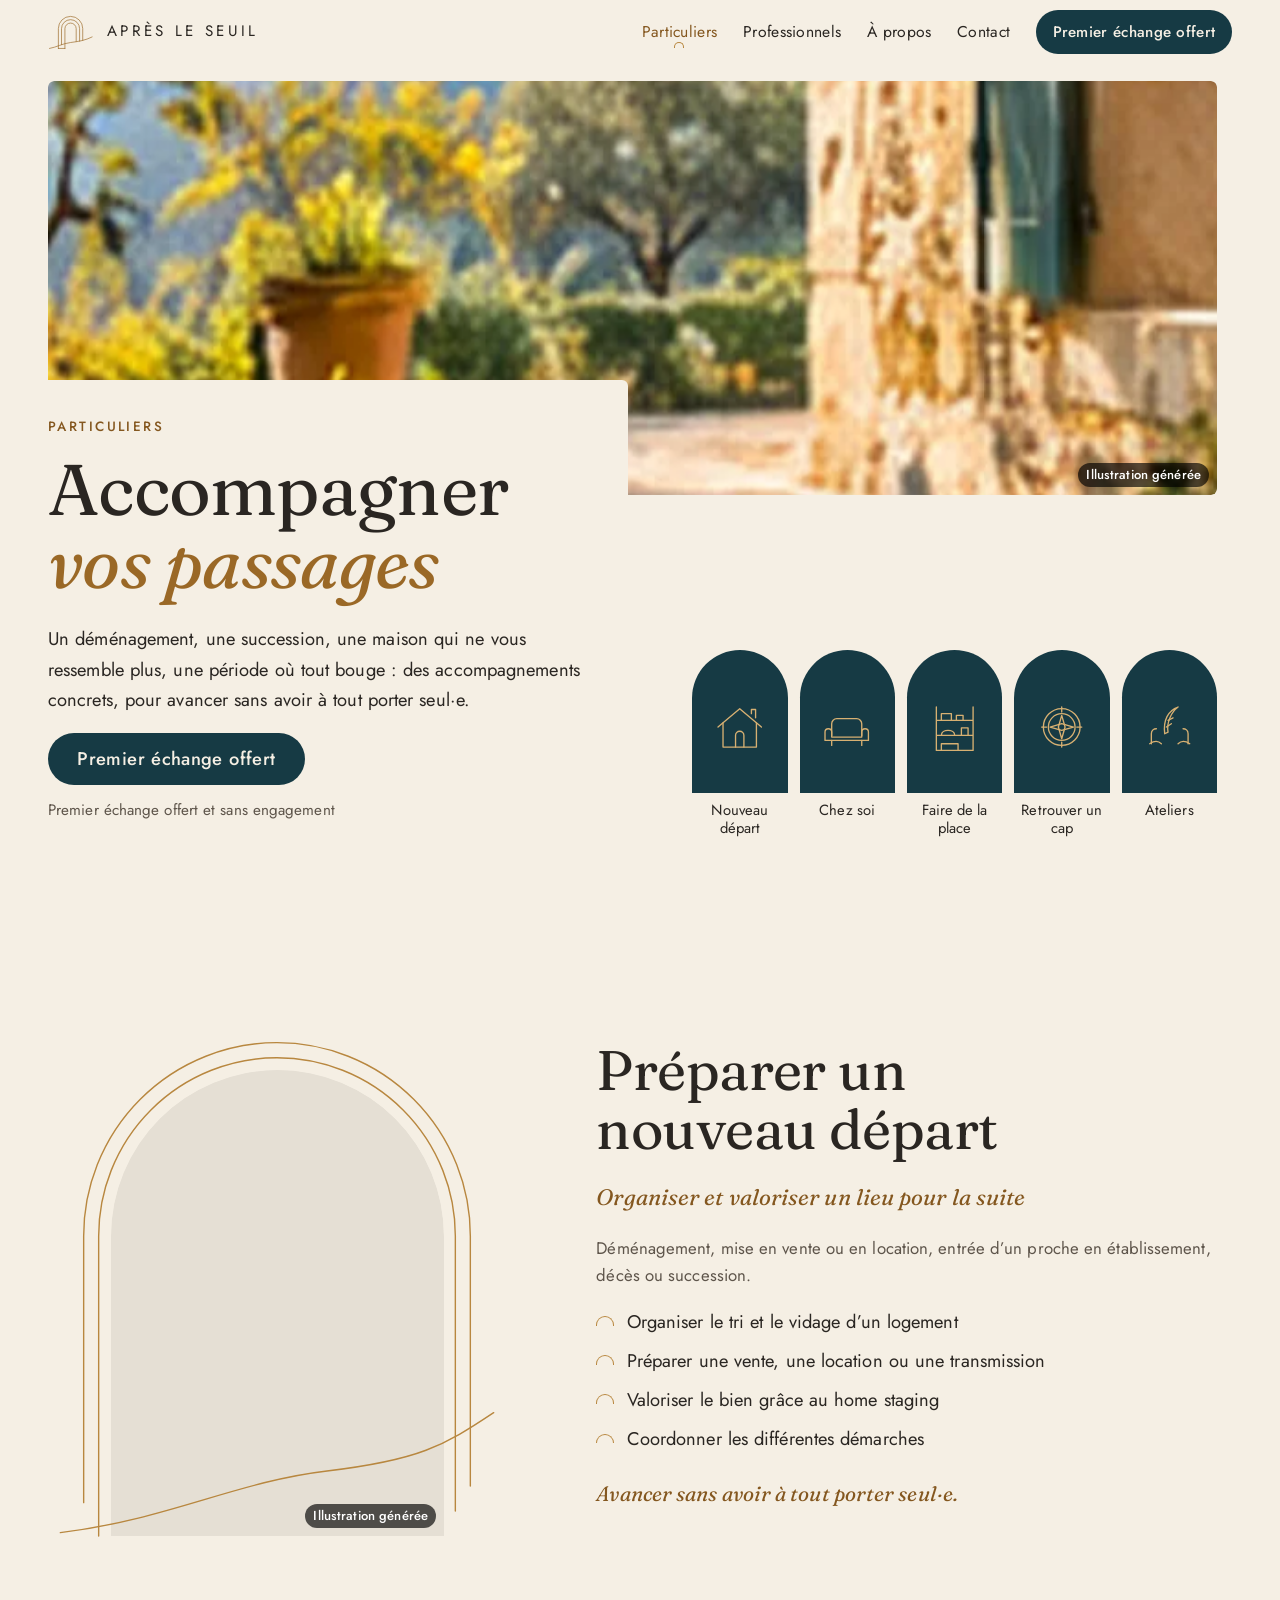
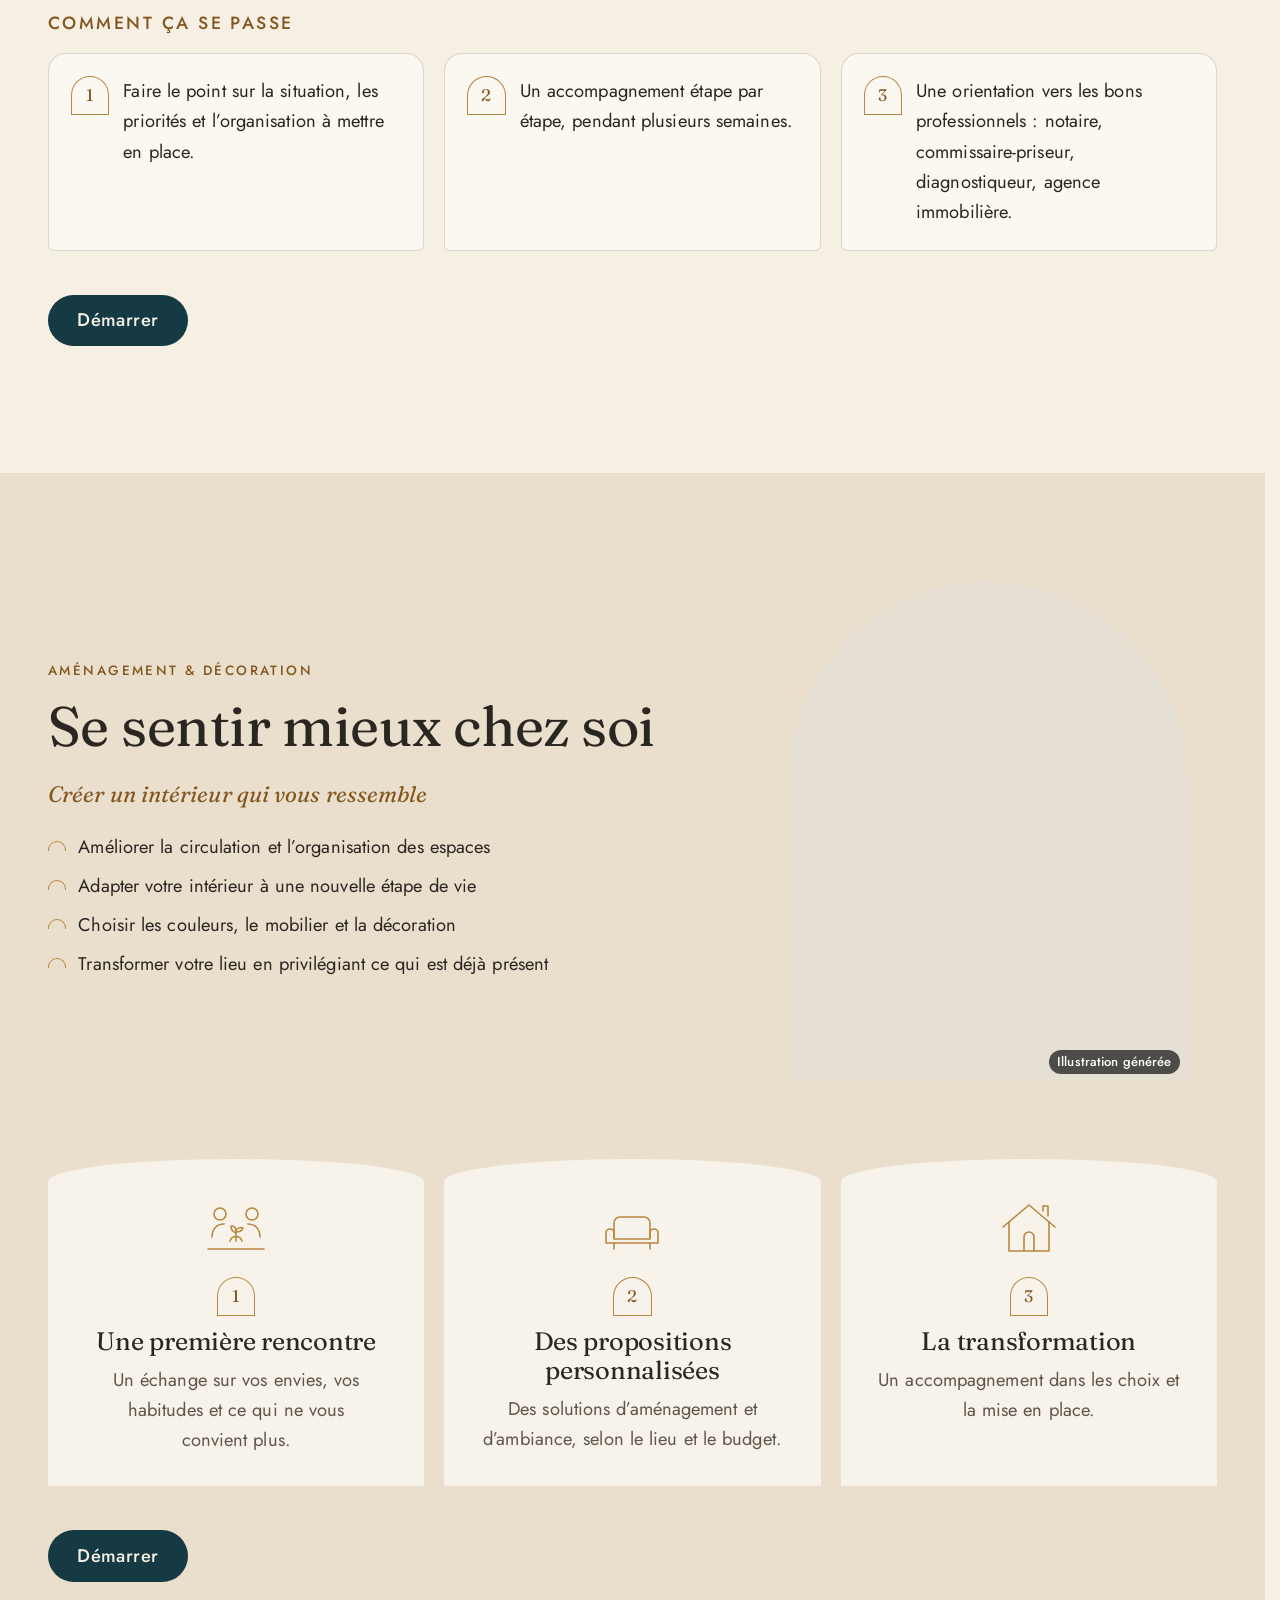
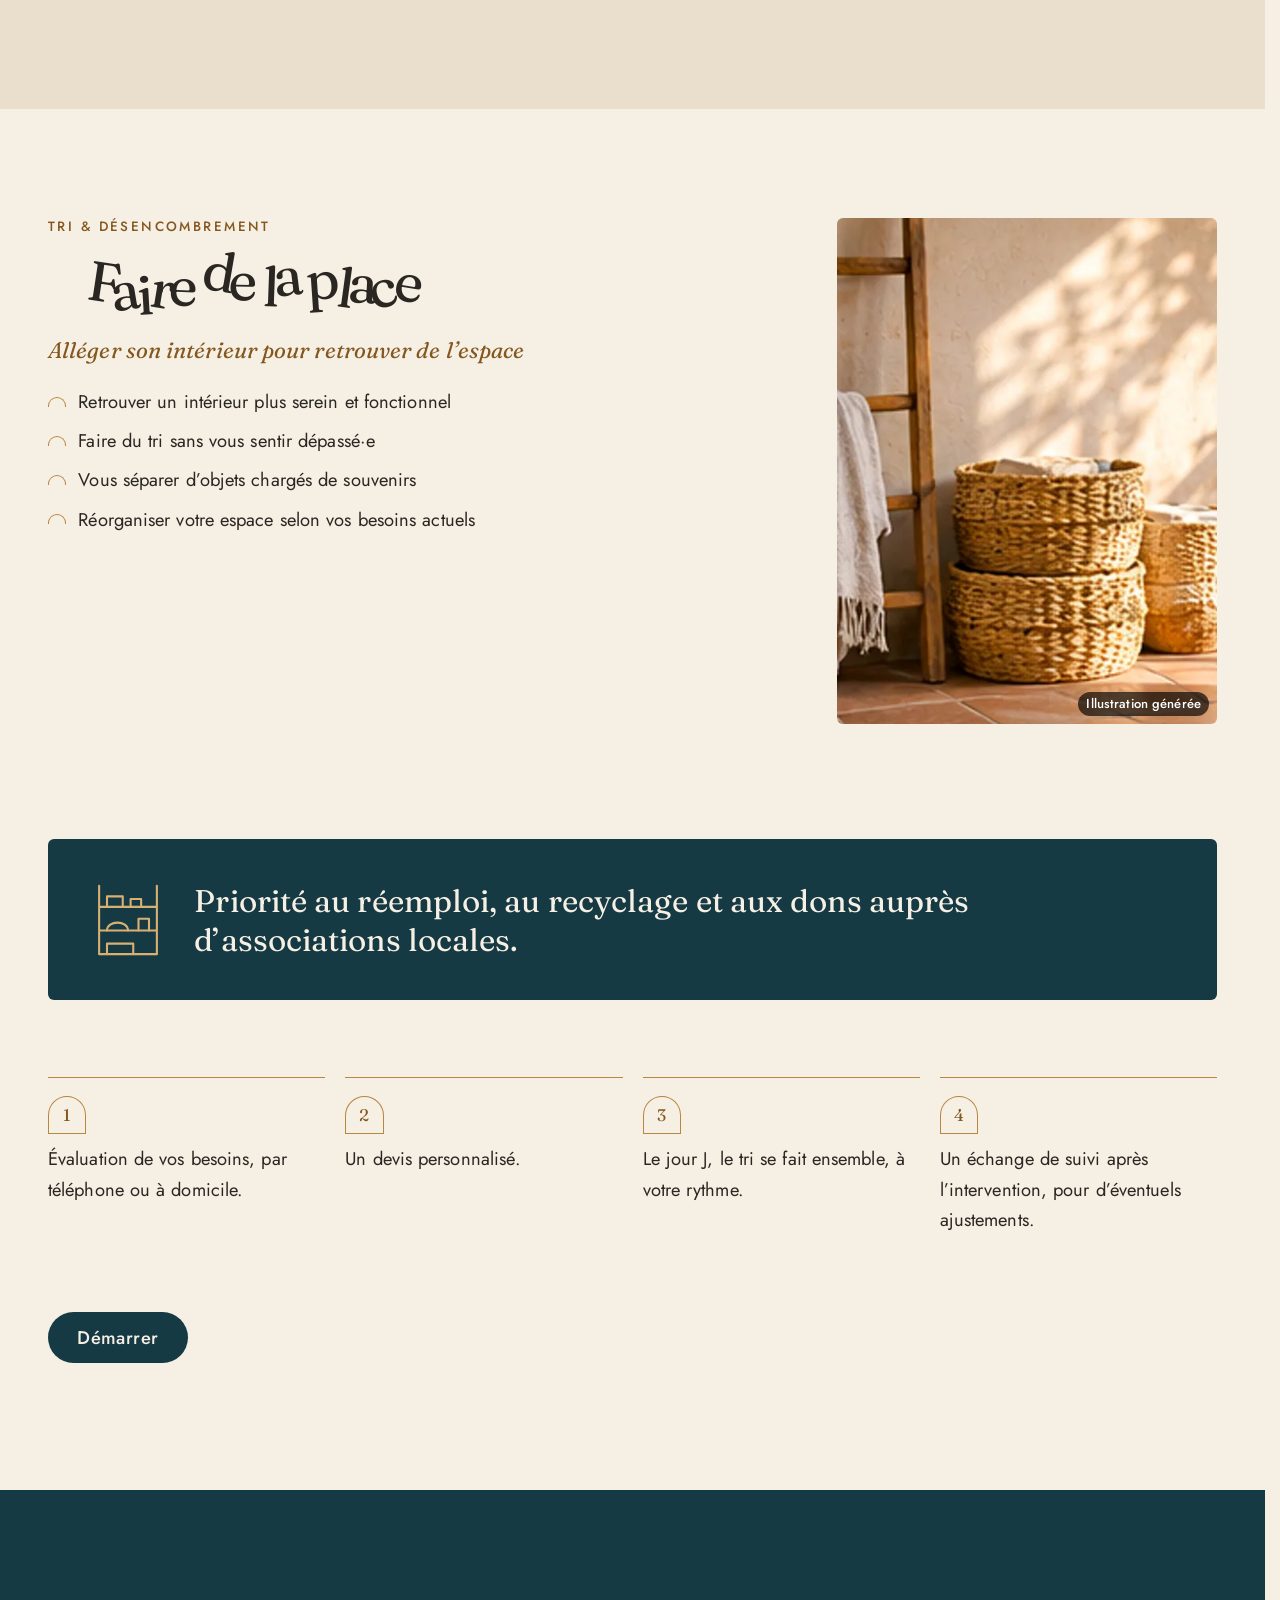
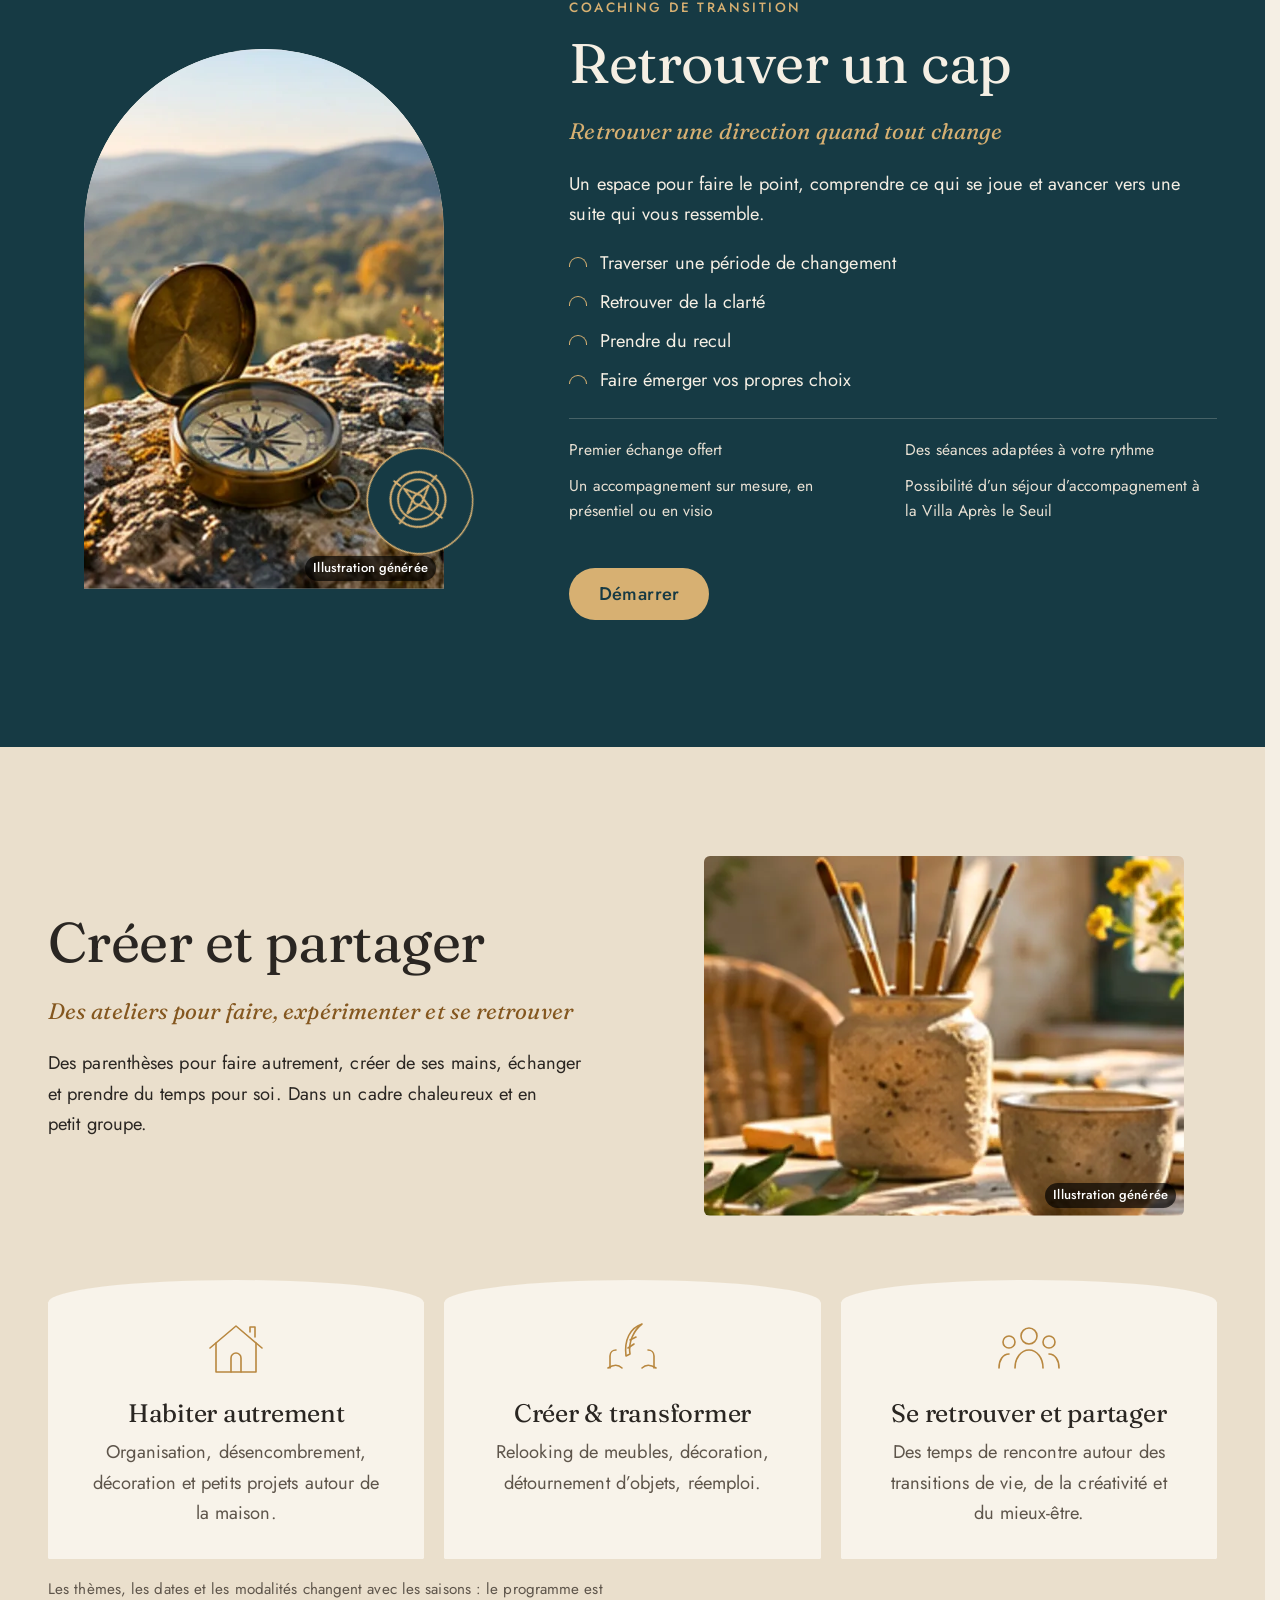
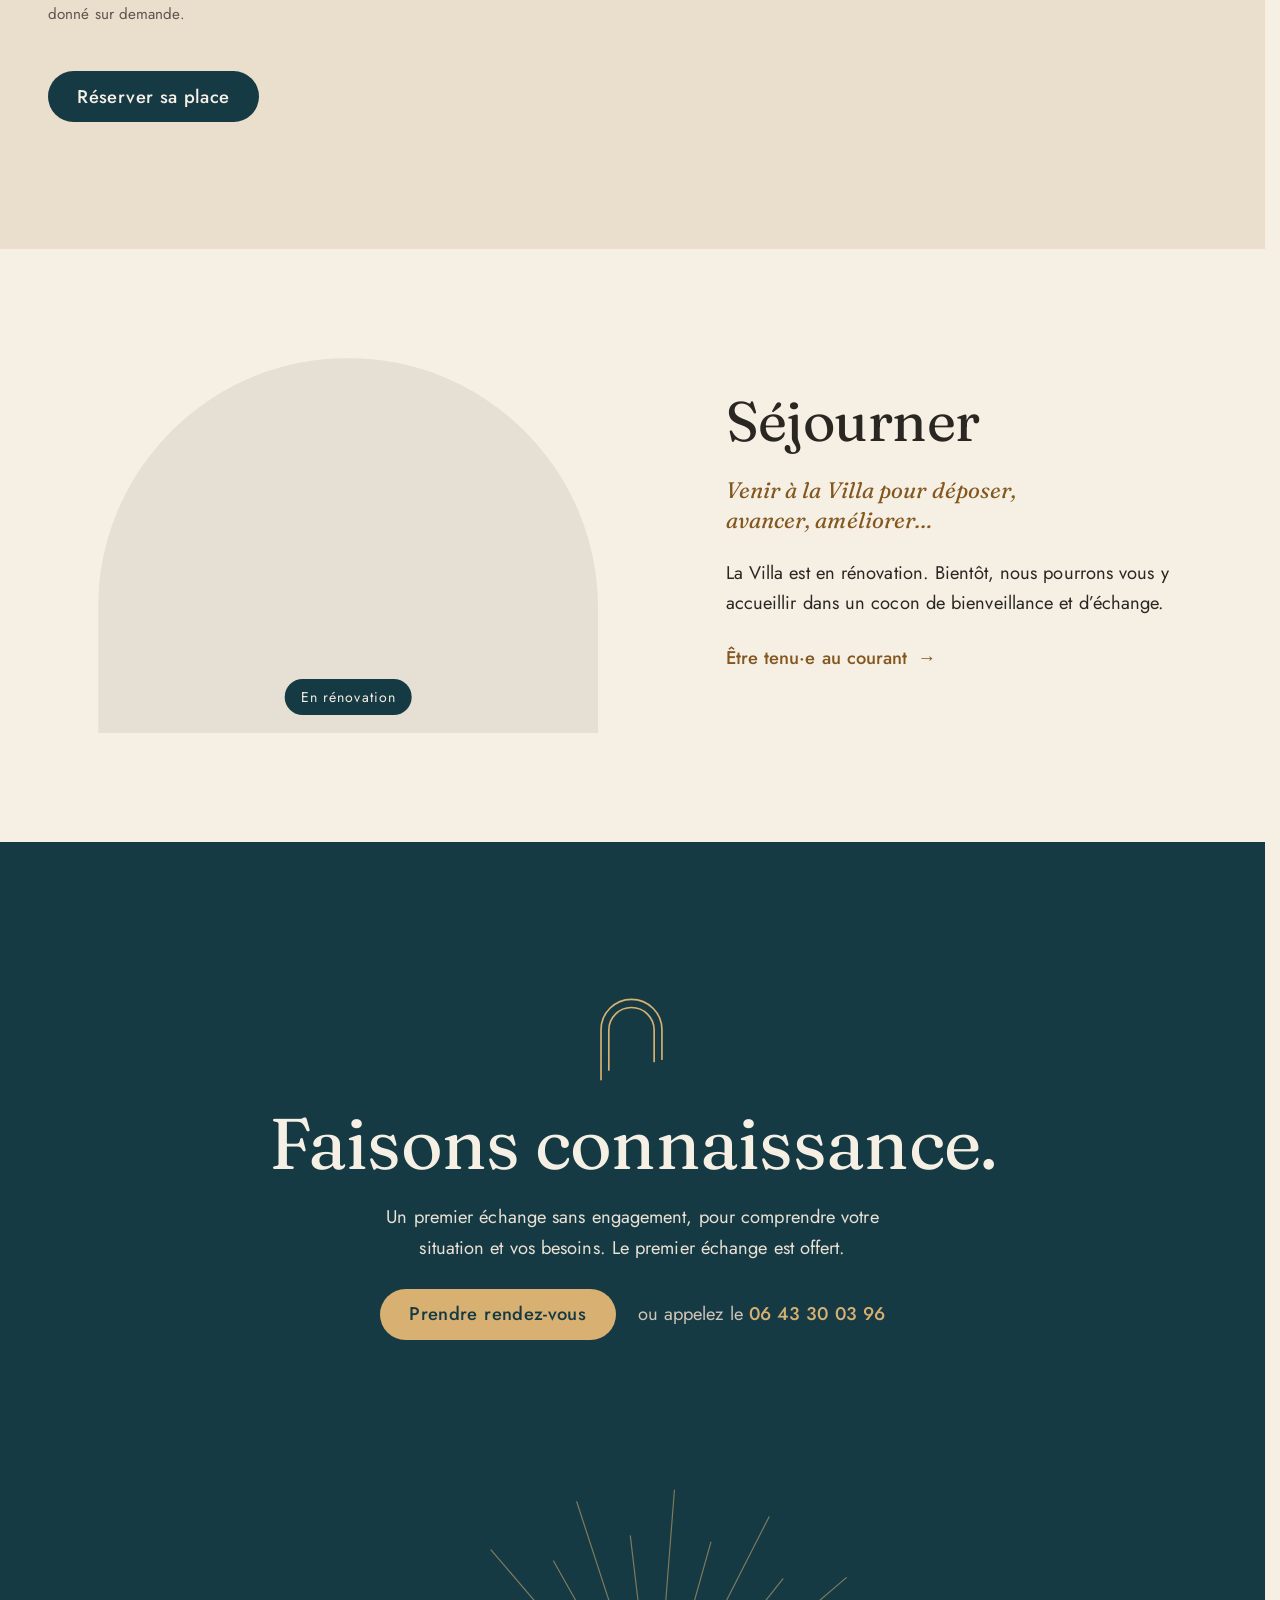
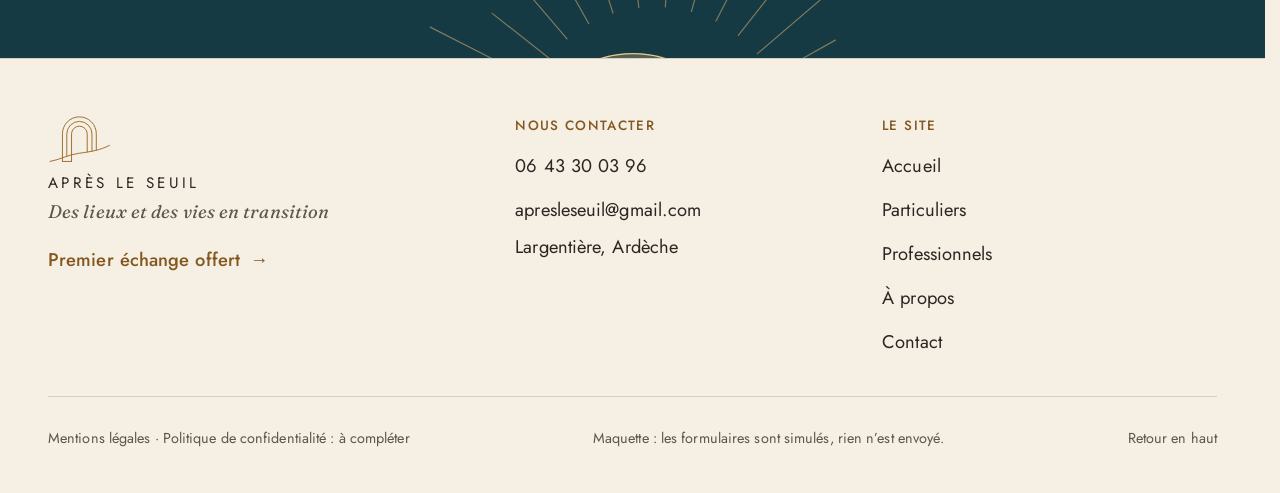
<file: particuliers.html>
<!doctype html>
<html lang="fr" data-v="2" data-curseur>
<head>
<meta charset="utf-8">
<meta name="viewport" content="width=device-width, initial-scale=1, viewport-fit=cover">
<title>Particuliers · Après le Seuil</title>
<meta name="description" content="Préparer un nouveau départ, se sentir mieux chez soi, faire de la place, retrouver un cap, ateliers créatifs : des accompagnements pour les moments où la vie change.">
<meta name="robots" content="noindex, nofollow">
<link rel="canonical" href="https://apresleseuil-maquette.vercel.app/particuliers">
<style>:root{--fond:#F5EFE4;--texte:#2A2622;--voile-fond:#163A44;--ouverture-fond:#163A44;--menu-fond:#F5EFE4}:root { --entete-h: 72px; --barres-h: 0px; } html { background: var(--fond); color: var(--texte); scrollbar-gutter: stable; } body { margin: 0; background: var(--fond); } html.js:not(.secours):not([data-arrivee="retour"]) [data-anime] { opacity: 0; } html.js:not(.secours):not([data-arrivee="retour"]) [data-anime].vu { opacity: 1; } [data-voile] { position: fixed; inset: 0; z-index: 900; background: var(--voile-fond); transform: translateY(100%); visibility: hidden; pointer-events: none; } html[data-arrivee="voile"]:not(.voile-leve):not(.secours) [data-voile] { transform: none; visibility: visible; } html.secours [data-voile] { visibility: hidden !important; } .ouverture-panneau { position: fixed; inset: 0; z-index: 850; display: none; place-content: center; justify-items: center; background: var(--ouverture-fond, var(--voile-fond)); color: var(--fond); text-align: center; } html.js[data-arrivee="intro"]:not(.secours):not(.intro-finie) .ouverture-panneau { display: grid; } html.defilement-bloque, html.defilement-bloque body, html.js[data-arrivee="intro"]:not(.secours):not(.intro-finie), html.js[data-arrivee="intro"]:not(.secours):not(.intro-finie) body, html[data-arrivee="voile"]:not(.voile-leve):not(.secours), html[data-arrivee="voile"]:not(.voile-leve):not(.secours) body { overflow: hidden; } html.js[data-arrivee="intro"]:not(.secours):not(.intro-finie) { background-color: var(--ouverture-fond, var(--voile-fond)); } html[data-arrivee="voile"]:not(.voile-leve):not(.secours) { background-color: var(--voile-fond); }</style>
<script>(function () {
var d = document.documentElement, ss = null, ls = null;
try { ss = window.sessionStorage; ls = window.localStorage; } catch (e) {}
d.classList.add('js');
var nav = performance.getEntriesByType ? performance.getEntriesByType('navigation')[0] : null;
var type = nav ? nav.type : 'navigate';
var depart = null;
try { depart = JSON.parse(ss.getItem('socle:depart') || 'null'); ss.removeItem('socle:depart'); } catch (e) {}
if (depart && !(Date.now() - depart.t < 15000)) depart = null;
var mode = type === 'back_forward' ? 'retour' : type === 'reload' ? 'intro' : depart ? 'voile' : 'intro';
d.setAttribute('data-arrivee', mode);
if (mode === 'voile' && depart.couleur) d.style.setProperty('--voile-fond', depart.couleur);
if (type === 'reload' && 'scrollRestoration' in history) {
history.scrollRestoration = 'manual';
}
try {
var choisie = ls && ls.getItem('socle:langue');
var langue = (d.lang || '').slice(0, 2);
if (choisie && choisie !== langue && type === 'navigate' && !depart) {
var alt = document.querySelector('link[rel="alternate"][hreflang="' + choisie + '"]');
if (alt) location.replace(new URL(alt.href).pathname + location.search + location.hash);
}
} catch (e) {}
setTimeout(function () { if (!d.classList.contains('demarre')) d.classList.add('secours'); }, 2000);
})();</script>
<link rel="preload" href="/assets/fonts/fraunces-latin-400-normal.woff2" as="font" type="font/woff2" crossorigin>
<link rel="preload" href="/assets/fonts/jost-latin-400-normal.woff2" as="font" type="font/woff2" crossorigin>
<link rel="stylesheet" href="/assets/css/socle.css?v=2">
<link rel="stylesheet" href="/assets/css/site.css?v=2">
<link rel="modulepreload" href="/assets/js/site.js?v=2">
<link rel="modulepreload" href="/assets/js/socle/index.js?v=2">
<script src="/assets/vendor/gsap.min.js" defer></script>
<script src="/assets/vendor/ScrollTrigger.min.js" defer></script>
<script src="/assets/vendor/SplitText.min.js" defer></script>
<script type="module" src="/assets/js/site.js?v=2"></script>
<meta name="theme-color" content="#F5EFE4">
<link rel="icon" href="/assets/images/favicon.svg" type="image/svg+xml">
<link rel="apple-touch-icon" href="/assets/images/apple-touch-icon.png">
<meta property="og:type" content="website">
<meta property="og:site_name" content="Après le Seuil">
<meta property="og:locale" content="fr_FR">
<meta property="og:title" content="Particuliers · Après le Seuil">
<meta property="og:description" content="Préparer un nouveau départ, se sentir mieux chez soi, faire de la place, retrouver un cap, ateliers créatifs : des accompagnements pour les moments où la vie change.">
<meta property="og:url" content="https://apresleseuil-maquette.vercel.app/particuliers">
<meta property="og:image" content="https://apresleseuil-maquette.vercel.app/assets/partage/particuliers-fr.jpg">
<meta property="og:image:width" content="1200">
<meta property="og:image:height" content="630">
<meta property="og:image:alt" content="Après le Seuil, accompagnements pour les particuliers">
<meta name="twitter:card" content="summary_large_image">
<script type="application/ld+json">{"@context":"https://schema.org","@type":"ProfessionalService","name":"Après le Seuil","description":"Accompagnement dans les transitions de vie et de lieux : organisation, valorisation et décoration de lieux, désencombrement, coaching de transition, ateliers et coaching d'entreprise.","slogan":"Des lieux et des vies en transition","telephone":"+33643300396","email":"apresleseuil@gmail.com","address":{"@type":"PostalAddress","streetAddress":"1794 route de Vente Cual","postalCode":"07110","addressLocality":"Largentière","addressRegion":"Ardèche","addressCountry":"FR"},"areaServed":"Sud de l'Ardèche, et à distance","parentOrganization":{"@type":"Organization","name":"45NordEst","legalName":"45NordEst SASU"},"employee":{"@type":"Person","name":"Christel Ketterlin"}}</script>
</head>
<body id="haut" class="page-particuliers">
<div data-voile data-forme="rideau" aria-hidden="true"><div class="voile-contenu"><img src="/assets/images/logo-clair.svg" alt="" width="74" height="56"><span data-voile-libelle>Particuliers</span></div></div>
<div class="ouverture-panneau" data-ouverture aria-hidden="true">
  <div class="intro-objet" data-ouverture-objet><svg class="arche-svg intro-arche" viewBox="40 20 620 470" fill="none" stroke="currentColor" stroke-linecap="round" stroke-linejoin="round" aria-hidden="true"><path pathLength="1" d="M180 470V202a164 164 0 0 1 328 0v158"/><path pathLength="1" d="M222 418V204a122 122 0 0 1 244 0v168"/><path pathLength="1" d="M268 470V204a76 76 0 0 1 152 0v174"/><path pathLength="1" d="M180 470h88"/><path pathLength="1" d="M60 470c100-18 170-65 284-80s196-28 291-75"/></svg></div>
  <p class="ouverture-nom">Après le Seuil</p>
  <p class="ouverture-ligne">Des lieux et des vies en transition</p>
</div>
<a class="evitement" href="#contenu">Aller au contenu</a>
<header data-entete>
  <div class="entete-rangee">
    <a class="entete-logo" href="/" aria-label="Après le Seuil · Accueil" data-libelle="Accueil">
      <img src="/assets/images/logo.svg" alt="" width="46" height="35"><span class="entete-nom">Après le Seuil</span>
    </a>
    <nav data-nav aria-label="Navigation principale">
      <ul><li><a href="/particuliers" data-libelle="Particuliers" aria-current="page">Particuliers</a></li><li><a href="/professionnels" data-libelle="Professionnels">Professionnels</a></li><li><a href="/a-propos" data-libelle="À propos">À propos</a></li><li><a href="/contact" data-libelle="Contact">Contact</a></li></ul>
    </nav>
    <div class="entete-actions">
      <a class="bouton bouton--petit" href="/contact#rendez-vous" data-libelle="Contact"><span class="masque-etroit">Premier échange offert</span><span class="seul-etroit">Rendez-vous</span></a>
      <button type="button" data-menu-bouton aria-controls="menu" aria-expanded="false" data-libelle-ouvrir="Menu" data-libelle-fermer="Fermer"><span data-libelle-bouton>Menu</span></button>
      <a class="menu-sansjs" href="#menu" data-menu-lien>Menu</a>
    </div>
  </div>
</header>
<script>/* Avant le premier affichage : rangées de la navigation (même règle que ajusterNav dans assets/js/socle/entete.js)
   et hauteur réelle de l'en-tête, pour que rien ne saute quand le JavaScript du site prend la main. */
(function () {
  var h = document.documentElement, u = document.querySelector('[data-nav] ul'), e = document.querySelector('[data-entete]');
  if (u) {
    var deborde = function () { return u.scrollWidth > u.clientWidth + 1; }, c = deborde();
    if (c && window.matchMedia('(min-width: 900px)').matches) {
      h.classList.add('nav-deux-rangees'); c = deborde();
      if (c) { h.classList.add('nav-deux-lignes'); var a = u.querySelector('a'); c = !a || u.getBoundingClientRect().height > a.getBoundingClientRect().height * 2.5; }
      if (c) h.classList.remove('nav-deux-rangees', 'nav-deux-lignes');
    }
    if (c) h.classList.add('nav-compacte');
  }
  if (e) h.style.setProperty('--entete-h', Math.round(e.getBoundingClientRect().height) + 'px');
})();</script>
<span id="menu-ferme" aria-hidden="true"></span>
<div id="menu" data-menu role="dialog" aria-modal="true" aria-label="Menu">
  <p class="menu-sansjs-fermer"><a href="#menu-ferme">Fermer</a></p>
  <ul><li style="--i:0"><a href="/" class="menu-lien" data-libelle="Accueil">Accueil</a></li><li style="--i:1"><a href="/particuliers" class="menu-lien" data-libelle="Particuliers" aria-current="page">Particuliers</a></li><li style="--i:2"><a href="/professionnels" class="menu-lien" data-libelle="Professionnels">Professionnels</a></li><li style="--i:3"><a href="/a-propos" class="menu-lien" data-libelle="À propos">À propos</a></li><li style="--i:4"><a href="/contact" class="menu-lien" data-libelle="Contact">Contact</a></li></ul>
  <p class="menu-actions"><a class="bouton" href="/contact#rendez-vous" data-libelle="Contact">Premier échange offert</a>
  <a class="bouton bouton--contour" href="tel:+33643300396">Appeler 06 43 30 03 96</a></p>
  <svg class="arche-svg menu-arche" viewBox="40 20 620 470" fill="none" stroke="currentColor" stroke-linecap="round" stroke-linejoin="round" aria-hidden="true"><path d="M180 470V202a164 164 0 0 1 328 0v158"/><path d="M222 418V204a122 122 0 0 1 244 0v168"/><path d="M268 470V204a76 76 0 0 1 152 0v174"/><path d="M180 470h88"/><path d="M60 470c100-18 170-65 284-80s196-28 291-75"/></svg>
</div>
<main id="contenu" tabindex="-1">
<section class="p-ouverture" id="debut">
  <div class="p-bande-cadre">
    <figure class="media p-bande" data-grok data-effet="enfilade" style="--cadrage:50% 60%">
  <picture><source media="(max-width: 760px) and (orientation: portrait)" srcset="/assets/images/grok/particuliers-ouverture-mobile-640.webp 640w, /assets/images/grok/particuliers-ouverture-mobile-1080.webp 1080w" sizes="(max-width: 760px) 100vw, 1240px">
    <img src="/assets/images/grok/particuliers-ouverture-1280.webp" srcset="/assets/images/grok/particuliers-ouverture-640.webp 640w, /assets/images/grok/particuliers-ouverture-1280.webp 1280w, /assets/images/grok/particuliers-ouverture-1920.webp 1920w" sizes="(max-width: 760px) 100vw, 1240px" alt="Une maison de pierre aux portes bleues, ouverte sur la vallée" width="1280" height="720" fetchpriority="high" loading="eager" decoding="async">
  </picture><figcaption class="mention-ia">Illustration générée</figcaption>
</figure>
  </div>
  <div class="conteneur p-ouverture-grille">
    <div class="p-ouverture-texte">
      <p class="surtitre" data-anime="gsap">Particuliers</p>
      <h1 class="p-titre"><span class="ligne-masque"><span class="titre-ligne">Accompagner</span></span><span class="ligne-masque"><span class="titre-ligne"><em>vos passages</em></span></span></h1>
      <p class="p-intro masque-ecran-bas masque-petit-tel" data-anime="gsap">Un déménagement, une succession, une maison qui ne vous ressemble plus, une période où tout bouge : des accompagnements concrets, pour avancer sans avoir à tout porter seul·e.</p>
      <p class="actions" data-anime="gsap"><a class="bouton" href="/contact#rendez-vous" data-libelle="Contact" data-action-principale data-survol="magnetique">Premier échange offert</a></p>
      <p class="info-cle" data-info-cle data-anime="gsap">Premier échange offert et sans engagement</p>
    </div>
    <nav class="portes-sommaire" aria-label="Les accompagnements" data-iris-centre>
      <ul data-anime="gsap">
        <li><a href="#depart" data-sans-transition>
          <span class="porte-vignette" aria-hidden="true"><svg class="icone " viewBox="0 0 64 64" fill="none" stroke="currentColor" stroke-width="1.6" stroke-linecap="round" stroke-linejoin="round" aria-hidden="true" data-visuel><path d="M6 30L32 8l26 22"/><path d="M12 25v29h40V25"/><path d="M27 54V40a5 5 0 0 1 10 0v14"/><path d="M46 14v-5h5v10"/></svg></span>
          <span>Nouveau départ</span></a></li><li><a href="#chez-soi" data-sans-transition>
          <span class="porte-vignette" aria-hidden="true"><svg class="icone " viewBox="0 0 64 64" fill="none" stroke="currentColor" stroke-width="1.6" stroke-linecap="round" stroke-linejoin="round" aria-hidden="true" data-visuel><path d="M14 40V26a6 6 0 0 1 6-6h24a6 6 0 0 1 6 6v14"/><path d="M10 32a4 4 0 0 1 4 4v6h36v-6a4 4 0 0 1 8 0v10H6V36a4 4 0 0 1 4-4z"/><path d="M14 46v6M50 46v6"/></svg></span>
          <span>Chez soi</span></a></li><li><a href="#faire-de-la-place" data-sans-transition>
          <span class="porte-vignette" aria-hidden="true"><svg class="icone " viewBox="0 0 64 64" fill="none" stroke="currentColor" stroke-width="1.6" stroke-linecap="round" stroke-linejoin="round" aria-hidden="true" data-visuel><path d="M10 6v52M54 6v52M10 22h44M10 40h44M10 58h44"/><path d="M16 22v-8h12v8M34 22v-6h8v6"/><path d="M16 40c0-4 4-6 8-6s8 2 8 6M40 40v-9h8v9"/><path d="M16 58v-8h20v8"/></svg></span>
          <span>Faire de la place</span></a></li><li><a href="#retrouver-un-cap" data-sans-transition>
          <span class="porte-vignette" aria-hidden="true"><svg class="icone " viewBox="0 0 64 64" fill="none" stroke="currentColor" stroke-width="1.6" stroke-linecap="round" stroke-linejoin="round" aria-hidden="true" data-visuel><circle cx="32" cy="30" r="22"/><circle cx="32" cy="30" r="16"/><path d="M32 6v6M32 48v6M8 30h6M50 30h6"/><path d="M32 16l4 14-4 14-4-14z"/><path d="M18 30l14-4 14 4-14 4z"/></svg></span>
          <span>Retrouver un cap</span></a></li><li><a href="#ateliers" data-sans-transition>
          <span class="porte-vignette" aria-hidden="true"><svg class="icone " viewBox="0 0 64 64" fill="none" stroke="currentColor" stroke-width="1.6" stroke-linecap="round" stroke-linejoin="round" aria-hidden="true" data-visuel><path d="M8 50c6-4 10-4 14 0M56 50c-6-4-10-4-14 0"/><path d="M10 50V38c0-4 3-6 6-6M54 50V38c0-4-3-6-6-6"/><path d="M42 6C30 10 24 22 26 38l4-2c-2-12 4-24 12-30z"/><path d="M28 30l6-4M30 22l6-3"/></svg></span>
          <span>Ateliers</span></a></li>
      </ul>
    </nav>
  </div>
</section>
<nav class="suivi" data-grille="fil" data-sommaire aria-label="Sur cette page">
  <ul>
    <li><a href="#depart" data-sans-transition><span class="suivi-arche" aria-hidden="true"></span><span class="suivi-nom">Nouveau départ</span></a></li><li><a href="#chez-soi" data-sans-transition><span class="suivi-arche" aria-hidden="true"></span><span class="suivi-nom">Chez soi</span></a></li><li><a href="#faire-de-la-place" data-sans-transition><span class="suivi-arche" aria-hidden="true"></span><span class="suivi-nom">Faire de la place</span></a></li><li><a href="#retrouver-un-cap" data-sans-transition><span class="suivi-arche" aria-hidden="true"></span><span class="suivi-nom">Retrouver un cap</span></a></li><li><a href="#ateliers" data-sans-transition><span class="suivi-arche" aria-hidden="true"></span><span class="suivi-nom">Ateliers</span></a></li>
    <li><a href="#villa" data-sans-transition><span class="suivi-arche" aria-hidden="true"></span><span class="suivi-nom">Séjourner</span></a></li>
  </ul>
</nav>
<section class="acc acc--depart" id="depart">
  <div class="conteneur acc-grille">
    <div class="acc-image cadre-arche">
      <svg class="contour " viewBox="0 0 480 600" preserveAspectRatio="none" fill="none" stroke="currentColor" stroke-linecap="round" aria-hidden="true" data-visuel data-fx="trace"><path vector-effect="non-scaling-stroke" d="M26 600V240a214 214 0 0 1 428 0v330"/><path vector-effect="non-scaling-stroke" d="M8 560V240a232 232 0 0 1 464 0v300"/><path vector-effect="non-scaling-stroke" d="M-20 596C110 580 190 535 300 522S440 492 500 452"/></svg>
      <figure class="media arche-cadre" data-grok data-effet="arche" style="--cadrage:50% 50%">
  <picture>
    <img src="/assets/images/grok/carte-depart-784.webp" srcset="/assets/images/grok/carte-depart-480.webp 480w, /assets/images/grok/carte-depart-640.webp 640w, /assets/images/grok/carte-depart-784.webp 784w" sizes="(max-width: 760px) 72vw, 32vw" alt="Une carte dépliée et une boussole sur une table en bois" width="784" height="1176" loading="lazy" decoding="async">
  </picture><figcaption class="mention-ia">Illustration générée</figcaption>
</figure>
    </div>
    <div class="acc-texte">
      <h2 data-anime="lignes">Préparer un nouveau départ</h2>
      <p class="sous-titre" data-anime>Organiser et valoriser un lieu pour la suite</p>
      <p class="contexte" data-anime>Déménagement, mise en vente ou en location, entrée d’un proche en établissement, décès ou succession.</p>
      <ul class="liste-or" data-anime="cascade"><li>Organiser le tri et le vidage d’un logement</li><li>Préparer une vente, une location ou une transmission</li><li>Valoriser le bien grâce au home staging</li><li>Coordonner les différentes démarches</li></ul>
      <p class="phrase-or" data-anime>Avancer sans avoir à tout porter seul·e.</p>
    </div>
  </div>
  <div class="conteneur">
    <h3 class="etapes-mini-titre">Comment ça se passe</h3>
    <ol class="etapes-mini" data-anime="cascade">
      <li><span class="etape-num">1</span><p>Faire le point sur la situation, les priorités et l’organisation à mettre en place.</p></li><li><span class="etape-num">2</span><p>Un accompagnement étape par étape, pendant plusieurs semaines.</p></li><li><span class="etape-num">3</span><p>Une orientation vers les bons professionnels : notaire, commissaire-priseur, diagnostiqueur, agence immobilière.</p></li>
    </ol>
    <p class="acc-action" data-anime><a class="bouton" href="/contact?sujet=depart#rendez-vous" data-libelle="Contact">Démarrer</a></p>
  </div>
</section>
<section class="acc acc--chezsoi fond-sable" id="chez-soi">
  <div class="conteneur acc-grille acc-grille--inverse">
    <div class="acc-texte">
      <p class="etiquette" data-anime>Aménagement &amp; décoration</p>
      <h2 data-anime="lignes">Se sentir mieux chez soi</h2>
      <p class="sous-titre" data-anime>Créer un intérieur qui vous ressemble</p>
      <ul class="liste-or" data-anime="cascade"><li>Améliorer la circulation et l’organisation des espaces</li><li>Adapter votre intérieur à une nouvelle étape de vie</li><li>Choisir les couleurs, le mobilier et la décoration</li><li>Transformer votre lieu en privilégiant ce qui est déjà présent</li></ul>
    </div>
    <div class="acc-image">
      <figure class="media arche-cadre" data-grok data-effet="arche" style="--cadrage:50% 50%">
  <picture>
    <img src="/assets/images/grok/carte-chezsoi-784.webp" srcset="/assets/images/grok/carte-chezsoi-480.webp 480w, /assets/images/grok/carte-chezsoi-640.webp 640w, /assets/images/grok/carte-chezsoi-784.webp 784w" sizes="(max-width: 760px) 72vw, 32vw" alt="Un coin salon baigné de lumière : lin, coussins et branche d’olivier" width="784" height="1176" loading="lazy" decoding="async">
  </picture><figcaption class="mention-ia">Illustration générée</figcaption>
</figure>
    </div>
  </div>
  <div class="conteneur">
    <ol class="trois-cartes" data-anime="cascade">
      <li>
        <span class="trois-icone"><svg class="icone " viewBox="0 0 64 64" fill="none" stroke="currentColor" stroke-width="1.6" stroke-linecap="round" stroke-linejoin="round" aria-hidden="true" data-visuel><path d="M8 40c0-8 5-13 12-13"/><circle cx="16" cy="17" r="6"/><path d="M56 40c0-8-5-13-12-13"/><circle cx="48" cy="17" r="6"/><path d="M26 44c2-6 10-6 12 0"/><path d="M32 44V34"/><path d="M32 36c-3-1-5-4-5-7 3 0 5 2 5 5"/><path d="M32 33c2-2 5-3 7-2-1 3-4 4-7 4"/><path d="M4 52h56"/></svg></span>
        <span class="etape-num">1</span>
        <h3>Une première rencontre</h3>
        <p>Un échange sur vos envies, vos habitudes et ce qui ne vous convient plus.</p>
      </li><li>
        <span class="trois-icone"><svg class="icone " viewBox="0 0 64 64" fill="none" stroke="currentColor" stroke-width="1.6" stroke-linecap="round" stroke-linejoin="round" aria-hidden="true" data-visuel><path d="M14 40V26a6 6 0 0 1 6-6h24a6 6 0 0 1 6 6v14"/><path d="M10 32a4 4 0 0 1 4 4v6h36v-6a4 4 0 0 1 8 0v10H6V36a4 4 0 0 1 4-4z"/><path d="M14 46v6M50 46v6"/></svg></span>
        <span class="etape-num">2</span>
        <h3>Des propositions personnalisées</h3>
        <p>Des solutions d’aménagement et d’ambiance, selon le lieu et le budget.</p>
      </li><li>
        <span class="trois-icone"><svg class="icone " viewBox="0 0 64 64" fill="none" stroke="currentColor" stroke-width="1.6" stroke-linecap="round" stroke-linejoin="round" aria-hidden="true" data-visuel><path d="M6 30L32 8l26 22"/><path d="M12 25v29h40V25"/><path d="M27 54V40a5 5 0 0 1 10 0v14"/><path d="M46 14v-5h5v10"/></svg></span>
        <span class="etape-num">3</span>
        <h3>La transformation</h3>
        <p>Un accompagnement dans les choix et la mise en place.</p>
      </li>
    </ol>
    <p class="acc-action" data-anime><a class="bouton" href="/contact?sujet=chezsoi#rendez-vous" data-libelle="Contact">Démarrer</a></p>
  </div>
</section>
<section class="acc acc--place" id="faire-de-la-place">
  <div class="conteneur place-grille">
    <div class="place-tete">
      <p class="etiquette" data-anime>Tri &amp; désencombrement</p>
      <h2 class="titre-range" data-grille="typo"><span class="visuellement-cache">Faire de la place</span><span class="titre-range-lettres" aria-hidden="true" data-superpose><span class="tr-mot"><span class="tr-l">F</span><span class="tr-l">a</span><span class="tr-l">i</span><span class="tr-l">r</span><span class="tr-l">e</span></span> <span class="tr-mot"><span class="tr-l">d</span><span class="tr-l">e</span></span> <span class="tr-mot"><span class="tr-l">l</span><span class="tr-l">a</span></span> <span class="tr-mot"><span class="tr-l">p</span><span class="tr-l">l</span><span class="tr-l">a</span><span class="tr-l">c</span><span class="tr-l">e</span></span></span></h2>
      <p class="sous-titre" data-anime>Alléger son intérieur pour retrouver de l’espace</p>
      <ul class="liste-or" data-anime="cascade"><li>Retrouver un intérieur plus serein et fonctionnel</li><li>Faire du tri sans vous sentir dépassé·e</li><li>Vous séparer d’objets chargés de souvenirs</li><li>Réorganiser votre espace selon vos besoins actuels</li></ul>
    </div>
    <div class="place-image">
      <figure class="media place-media" data-grok data-anime="rideau" style="--cadrage:50% 50%">
  <picture>
    <img src="/assets/images/grok/carte-place-784.webp" srcset="/assets/images/grok/carte-place-480.webp 480w, /assets/images/grok/carte-place-640.webp 640w, /assets/images/grok/carte-place-784.webp 784w" sizes="(max-width: 760px) 100vw, 30vw" alt="Des paniers en osier rangés au pied d’une échelle en bois" width="784" height="1176" loading="lazy" decoding="async">
  </picture><figcaption class="mention-ia">Illustration générée</figcaption>
</figure>
    </div>
    <blockquote class="engagement" data-anime>
      <svg class="icone engagement-icone" viewBox="0 0 64 64" fill="none" stroke="currentColor" stroke-width="1.6" stroke-linecap="round" stroke-linejoin="round" aria-hidden="true" data-visuel><path d="M10 6v52M54 6v52M10 22h44M10 40h44M10 58h44"/><path d="M16 22v-8h12v8M34 22v-6h8v6"/><path d="M16 40c0-4 4-6 8-6s8 2 8 6M40 40v-9h8v9"/><path d="M16 58v-8h20v8"/></svg>
      <p>Priorité au réemploi, au recyclage et aux dons auprès d’associations locales.</p>
    </blockquote>
    <ol class="frise" data-anime="cascade">
      <li><span class="etape-num">1</span><p>Évaluation de vos besoins, par téléphone ou à domicile.</p></li><li><span class="etape-num">2</span><p>Un devis personnalisé.</p></li><li><span class="etape-num">3</span><p>Le jour J, le tri se fait ensemble, à votre rythme.</p></li><li><span class="etape-num">4</span><p>Un échange de suivi après l’intervention, pour d’éventuels ajustements.</p></li>
    </ol>
    <p class="acc-action" data-anime><a class="bouton" href="/contact?sujet=place#rendez-vous" data-libelle="Contact">Démarrer</a></p>
  </div>
</section>
<section class="acc acc--cap fond-bleu" id="retrouver-un-cap">
  <div class="conteneur cap-grille">
    <div class="cap-image">
      <figure class="media arche-cadre" data-grok data-effet="arche" style="--cadrage:50% 50%">
  <picture>
    <img src="/assets/images/grok/carte-cap-784.webp" srcset="/assets/images/grok/carte-cap-480.webp 480w, /assets/images/grok/carte-cap-640.webp 640w, /assets/images/grok/carte-cap-784.webp 784w" sizes="(max-width: 760px) 72vw, 30vw" alt="Une boussole posée sur un rocher, face aux collines" width="784" height="1176" loading="lazy" decoding="async">
  </picture><figcaption class="mention-ia">Illustration générée</figcaption>
</figure>
      <span class="cap-boussole" data-effet="boussole"><svg class="icone " viewBox="0 0 64 64" fill="none" stroke="currentColor" stroke-width="1.6" stroke-linecap="round" stroke-linejoin="round" aria-hidden="true" data-visuel><circle cx="32" cy="30" r="22"/><circle cx="32" cy="30" r="16"/><path d="M32 6v6M32 48v6M8 30h6M50 30h6"/><path d="M32 16l4 14-4 14-4-14z"/><path d="M18 30l14-4 14 4-14 4z"/></svg></span>
    </div>
    <div class="cap-texte">
      <p class="etiquette etiquette--clair" data-anime>Coaching de transition</p>
      <h2 data-anime="lignes">Retrouver un cap</h2>
      <p class="sous-titre" data-anime>Retrouver une direction quand tout change</p>
      <p data-anime>Un espace pour faire le point, comprendre ce qui se joue et avancer vers une suite qui vous ressemble.</p>
      <ul class="liste-or" data-anime="cascade"><li>Traverser une période de changement</li><li>Retrouver de la clarté</li><li>Prendre du recul</li><li>Faire émerger vos propres choix</li></ul>
      <ul class="modalites" data-anime="cascade">
        <li>Premier échange offert</li><li>Des séances adaptées à votre rythme</li><li>Un accompagnement sur mesure, en présentiel ou en visio</li><li>Possibilité d’un séjour d’accompagnement à la Villa Après le Seuil</li>
      </ul>
      <p class="acc-action" data-anime><a class="bouton bouton--or" href="/contact?sujet=cap#rendez-vous" data-libelle="Contact">Démarrer</a></p>
    </div>
  </div>
</section>
<section class="acc acc--ateliers fond-sable" id="ateliers">
  <div class="conteneur">
    <div class="ateliers-tete">
      <div>
        <h2 data-anime="lignes">Créer et partager</h2>
        <p class="sous-titre" data-anime>Des ateliers pour faire, expérimenter et se retrouver</p>
        <p data-anime>Des parenthèses pour faire autrement, créer de ses mains, échanger et prendre du temps pour soi. Dans un cadre chaleureux et en petit groupe.</p>
      </div>
      <figure class="media ateliers-media" data-grok data-anime="rideau" style="--cadrage:50% 50%">
  <picture>
    <img src="/assets/images/grok/carte-atelier-784.webp" srcset="/assets/images/grok/carte-atelier-480.webp 480w, /assets/images/grok/carte-atelier-640.webp 640w, /assets/images/grok/carte-atelier-784.webp 784w" sizes="(max-width: 760px) 80vw, 40vw" alt="Pinceaux, bol en céramique et carnet sur une table d’atelier" width="784" height="1176" loading="lazy" decoding="async">
  </picture><figcaption class="mention-ia">Illustration générée</figcaption>
</figure>
    </div>
    <ul class="themes" data-anime="cascade">
      <li>
        <span class="trois-icone"><svg class="icone " viewBox="0 0 64 64" fill="none" stroke="currentColor" stroke-width="1.6" stroke-linecap="round" stroke-linejoin="round" aria-hidden="true" data-visuel><path d="M6 30L32 8l26 22"/><path d="M12 25v29h40V25"/><path d="M27 54V40a5 5 0 0 1 10 0v14"/><path d="M46 14v-5h5v10"/></svg></span>
        <h3>Habiter autrement</h3>
        <p>Organisation, désencombrement, décoration et petits projets autour de la maison.</p>
      </li><li>
        <span class="trois-icone"><svg class="icone " viewBox="0 0 64 64" fill="none" stroke="currentColor" stroke-width="1.6" stroke-linecap="round" stroke-linejoin="round" aria-hidden="true" data-visuel><path d="M8 50c6-4 10-4 14 0M56 50c-6-4-10-4-14 0"/><path d="M10 50V38c0-4 3-6 6-6M54 50V38c0-4-3-6-6-6"/><path d="M42 6C30 10 24 22 26 38l4-2c-2-12 4-24 12-30z"/><path d="M28 30l6-4M30 22l6-3"/></svg></span>
        <h3>Créer &amp; transformer</h3>
        <p>Relooking de meubles, décoration, détournement d’objets, réemploi.</p>
      </li><li>
        <span class="trois-icone"><svg class="icone " viewBox="0 0 64 64" fill="none" stroke="currentColor" stroke-width="1.6" stroke-linecap="round" stroke-linejoin="round" aria-hidden="true" data-visuel><circle cx="32" cy="18" r="8"/><path d="M18 50c0-10 6-18 14-18s14 8 14 18"/><circle cx="12" cy="24" r="6"/><path d="M2 50c0-8 4-14 10-14"/><circle cx="52" cy="24" r="6"/><path d="M62 50c0-8-4-14-10-14"/></svg></span>
        <h3>Se retrouver et partager</h3>
        <p>Des temps de rencontre autour des transitions de vie, de la créativité et du mieux-être.</p>
      </li>
    </ul>
    <p class="note" data-anime>Les thèmes, les dates et les modalités changent avec les saisons : le programme est donné sur demande.</p>
    <p class="acc-action" data-anime><a class="bouton" href="/contact?sujet=atelier#rendez-vous" data-libelle="Contact">Réserver sa place</a></p>
  </div>
</section>
<section class="villa villa--page" id="villa">
  <div class="conteneur villa-grille">
    <div class="villa-image">
      <figure class="media villa-media" data-anime="rideau" style="--cadrage:40% 60%">
  <picture><source media="(max-width: 760px) and (orientation: portrait)" srcset="/assets/images/villa-mobile-640.webp 640w" sizes="(max-width: 760px) 68vw, 500px">
    <img src="/assets/images/villa-1180.webp" srcset="/assets/images/villa-640.webp 640w, /assets/images/villa-960.webp 960w, /assets/images/villa-1180.webp 1180w" sizes="(max-width: 760px) 68vw, 500px" alt="La terrasse de la Villa Après le Seuil au coucher du soleil, oliviers, mur de pierre sèche et montagnes au loin" width="1180" height="664" loading="lazy" decoding="async">
  </picture>
</figure>
      <span class="villa-badge">En rénovation</span>
    </div>
    <div class="villa-texte">
      <h2 data-anime="lignes">Séjourner</h2>
      <p class="sous-titre" data-anime>Venir à la Villa pour déposer, avancer, améliorer…</p>
      <p data-anime>La Villa est en rénovation. Bientôt, nous pourrons vous y accueillir dans un cocon de bienveillance et d’échange.</p>
      <p data-anime><a class="lien-fleche" href="/contact?sujet=villa#rendez-vous" data-libelle="Contact">Être tenu·e au courant</a></p>
    </div>
  </div>
</section>
<section class="fin" id="fin">
  <div class="fin-soleil" data-effet="soleil" aria-hidden="true">
    <svg viewBox="-300 -300 600 300" class="soleil" data-visuel>
      <defs><radialGradient id="soleil-halo" cx="0" cy="0" r="140" gradientUnits="userSpaceOnUse"><stop offset="0" stop-color="#E9C88C" stop-opacity=".95"/><stop offset=".72" stop-color="#D7B072" stop-opacity=".55"/><stop offset="1" stop-color="#D7B072" stop-opacity="0"/></radialGradient></defs>
      <g class="soleil-rayons"><line x1="-150.0" y1="0.0" x2="-280.0" y2="0.0"/><line x1="-147.1" y1="-29.3" x2="-225.6" y2="-44.9"/><line x1="-138.6" y1="-57.4" x2="-258.7" y2="-107.2"/><line x1="-124.7" y1="-83.3" x2="-191.2" y2="-127.8"/><line x1="-106.1" y1="-106.1" x2="-198.0" y2="-198.0"/><line x1="-83.3" y1="-124.7" x2="-127.8" y2="-191.2"/><line x1="-57.4" y1="-138.6" x2="-107.2" y2="-258.7"/><line x1="-29.3" y1="-147.1" x2="-44.9" y2="-225.6"/><line x1="-0.0" y1="-150.0" x2="-0.0" y2="-280.0"/><line x1="29.3" y1="-147.1" x2="44.9" y2="-225.6"/><line x1="57.4" y1="-138.6" x2="107.2" y2="-258.7"/><line x1="83.3" y1="-124.7" x2="127.8" y2="-191.2"/><line x1="106.1" y1="-106.1" x2="198.0" y2="-198.0"/><line x1="124.7" y1="-83.3" x2="191.2" y2="-127.8"/><line x1="138.6" y1="-57.4" x2="258.7" y2="-107.2"/><line x1="147.1" y1="-29.3" x2="225.6" y2="-44.9"/><line x1="150.0" y1="-0.0" x2="280.0" y2="-0.0"/></g>
      <circle class="soleil-disque" cx="0" cy="0" r="120" fill="url(#soleil-halo)"/>
      <path class="soleil-bord" d="M-120 0a120 120 0 0 1 240 0"/>
    </svg>
  </div>
  <div class="fin-texte conteneur">
    <svg class="arche-svg fin-arche" viewBox="40 20 620 470" fill="none" stroke="currentColor" stroke-linecap="round" stroke-linejoin="round" aria-hidden="true"><path pathLength="1" d="M180 470V202a164 164 0 0 1 328 0v158"/><path pathLength="1" d="M222 418V204a122 122 0 0 1 244 0v168"/><path pathLength="1" d="M268 470V204a76 76 0 0 1 152 0v174"/><path pathLength="1" d="M180 470h88"/><path pathLength="1" d="M60 470c100-18 170-65 284-80s196-28 291-75"/></svg>
    <h2 data-anime="lignes">Faisons connaissance.</h2>
    <p data-anime>Un premier échange sans engagement, pour comprendre votre situation et vos besoins. Le premier échange est offert.</p>
    <p class="fin-actions" data-anime>
      <a class="bouton bouton--or" href="/contact#rendez-vous" data-libelle="Contact" data-survol="magnetique">Prendre rendez-vous</a>
      <span class="fin-tel">ou appelez le <a href="tel:+33643300396">06 43 30 03 96</a></span>
    </p>
  </div>
</section>
</main>
<footer class="pied" id="pied">
  <div class="conteneur pied-grille">
    <div class="pied-marque">
      <svg class="arche-svg pied-arche" viewBox="40 20 620 470" fill="none" stroke="currentColor" stroke-linecap="round" stroke-linejoin="round" aria-hidden="true"><path d="M180 470V202a164 164 0 0 1 328 0v158"/><path d="M222 418V204a122 122 0 0 1 244 0v168"/><path d="M268 470V204a76 76 0 0 1 152 0v174"/><path d="M180 470h88"/><path d="M60 470c100-18 170-65 284-80s196-28 291-75"/></svg>
      <p class="pied-nom">Après le Seuil</p>
      <p class="pied-signature">Des lieux et des vies en transition</p>
      <p class="pied-action"><a class="lien-fleche" href="/contact#rendez-vous" data-libelle="Contact">Premier échange offert</a></p>
    </div>
    <div>
      <p class="pied-titre">Nous contacter</p>
      <p><a href="tel:+33643300396">06 43 30 03 96</a><br><a href="mailto:apresleseuil@gmail.com">apresleseuil@gmail.com</a><br><span class="pied-lieu">Largentière, Ardèche</span></p>
    </div>
    <nav aria-label="Le site">
      <p class="pied-titre">Le site</p>
      <ul><li><a href="/" data-libelle="Accueil">Accueil</a></li><li><a href="/particuliers" data-libelle="Particuliers" aria-current="page">Particuliers</a></li><li><a href="/professionnels" data-libelle="Professionnels">Professionnels</a></li><li><a href="/a-propos" data-libelle="À propos">À propos</a></li><li><a href="/contact" data-libelle="Contact">Contact</a></li></ul>
    </nav>
  </div>
  <div class="conteneur pied-bas">
    <p>Mentions légales · Politique de confidentialité : à compléter</p>
    <p>Maquette : les formulaires sont simulés, rien n’est envoyé.</p>
    <p><a href="#haut" data-sans-transition>Retour en haut</a></p>
  </div>
</footer>
<div data-barre-fixe>
  <a class="bouton bouton--contour" href="tel:+33643300396">Appeler</a>
  <a class="bouton" href="/contact#rendez-vous" data-libelle="Contact">Rendez-vous</a>
</div>
</body>
</html>
</file>
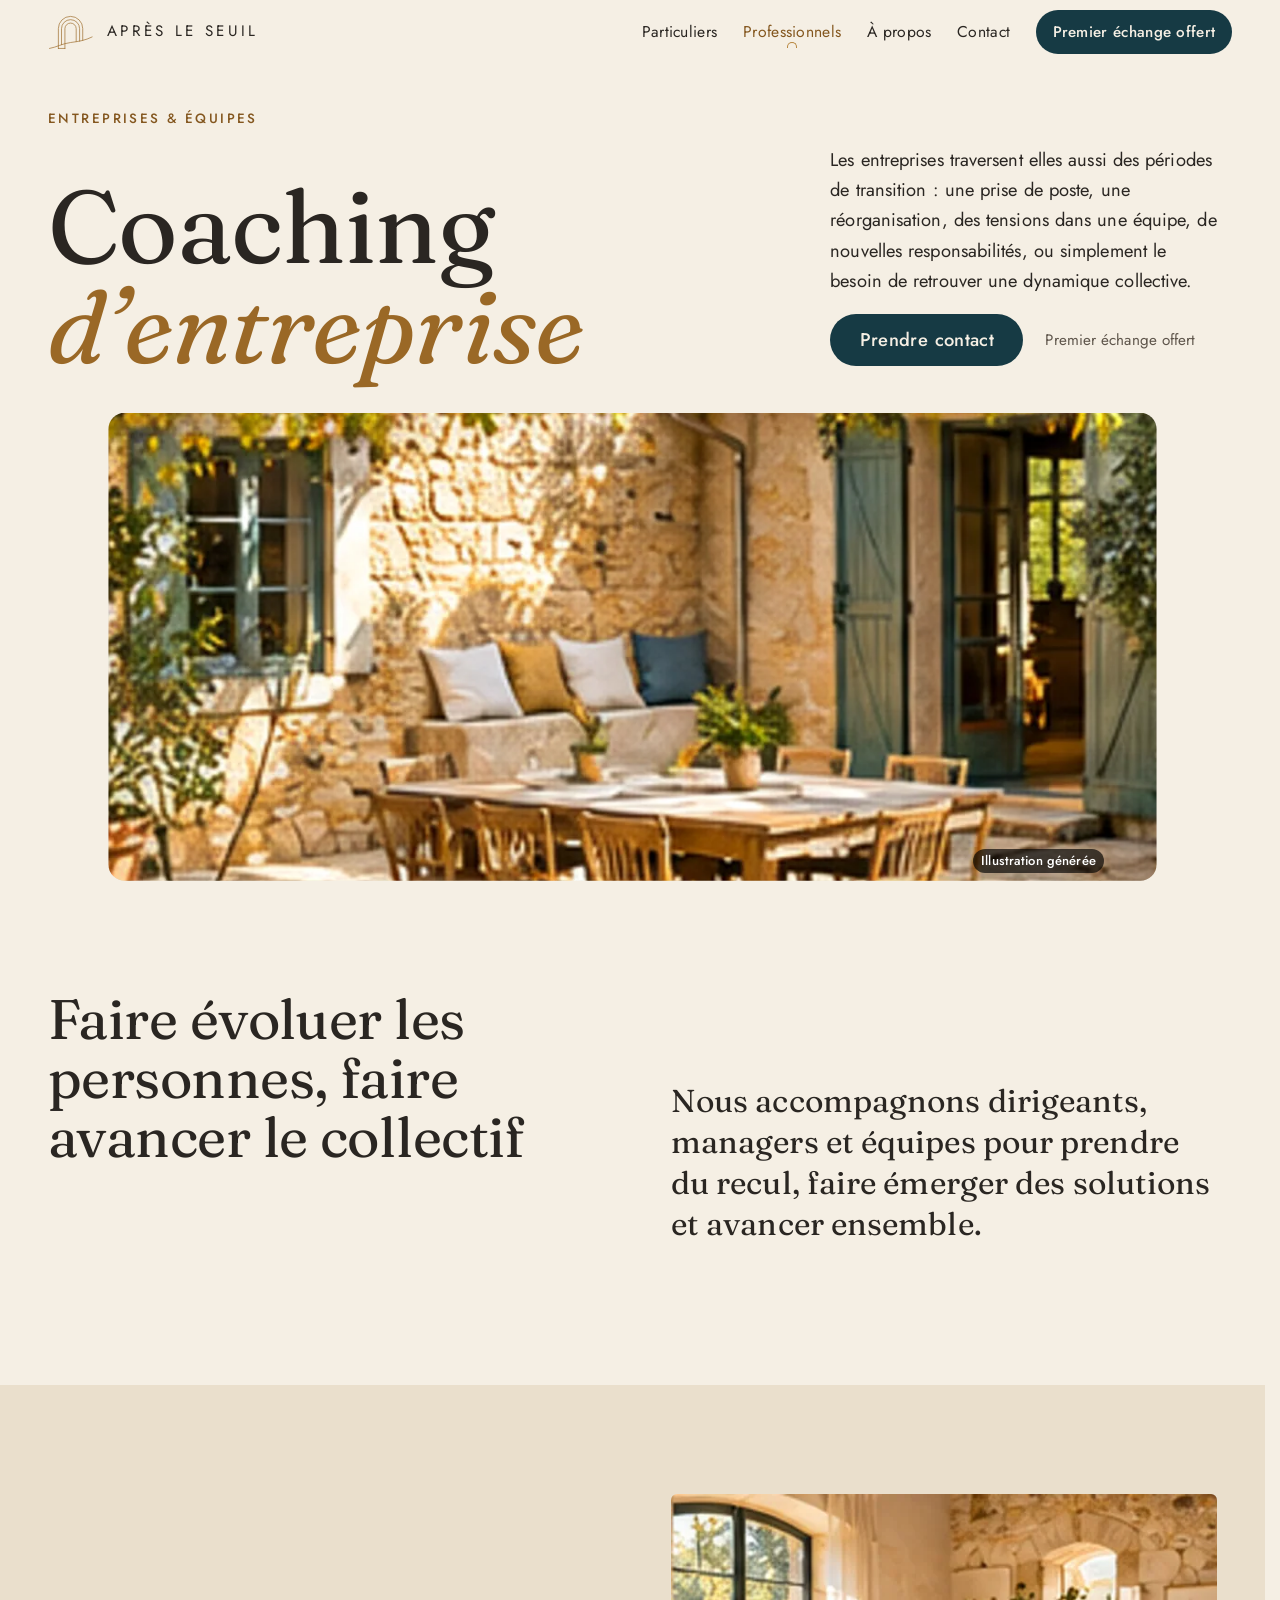
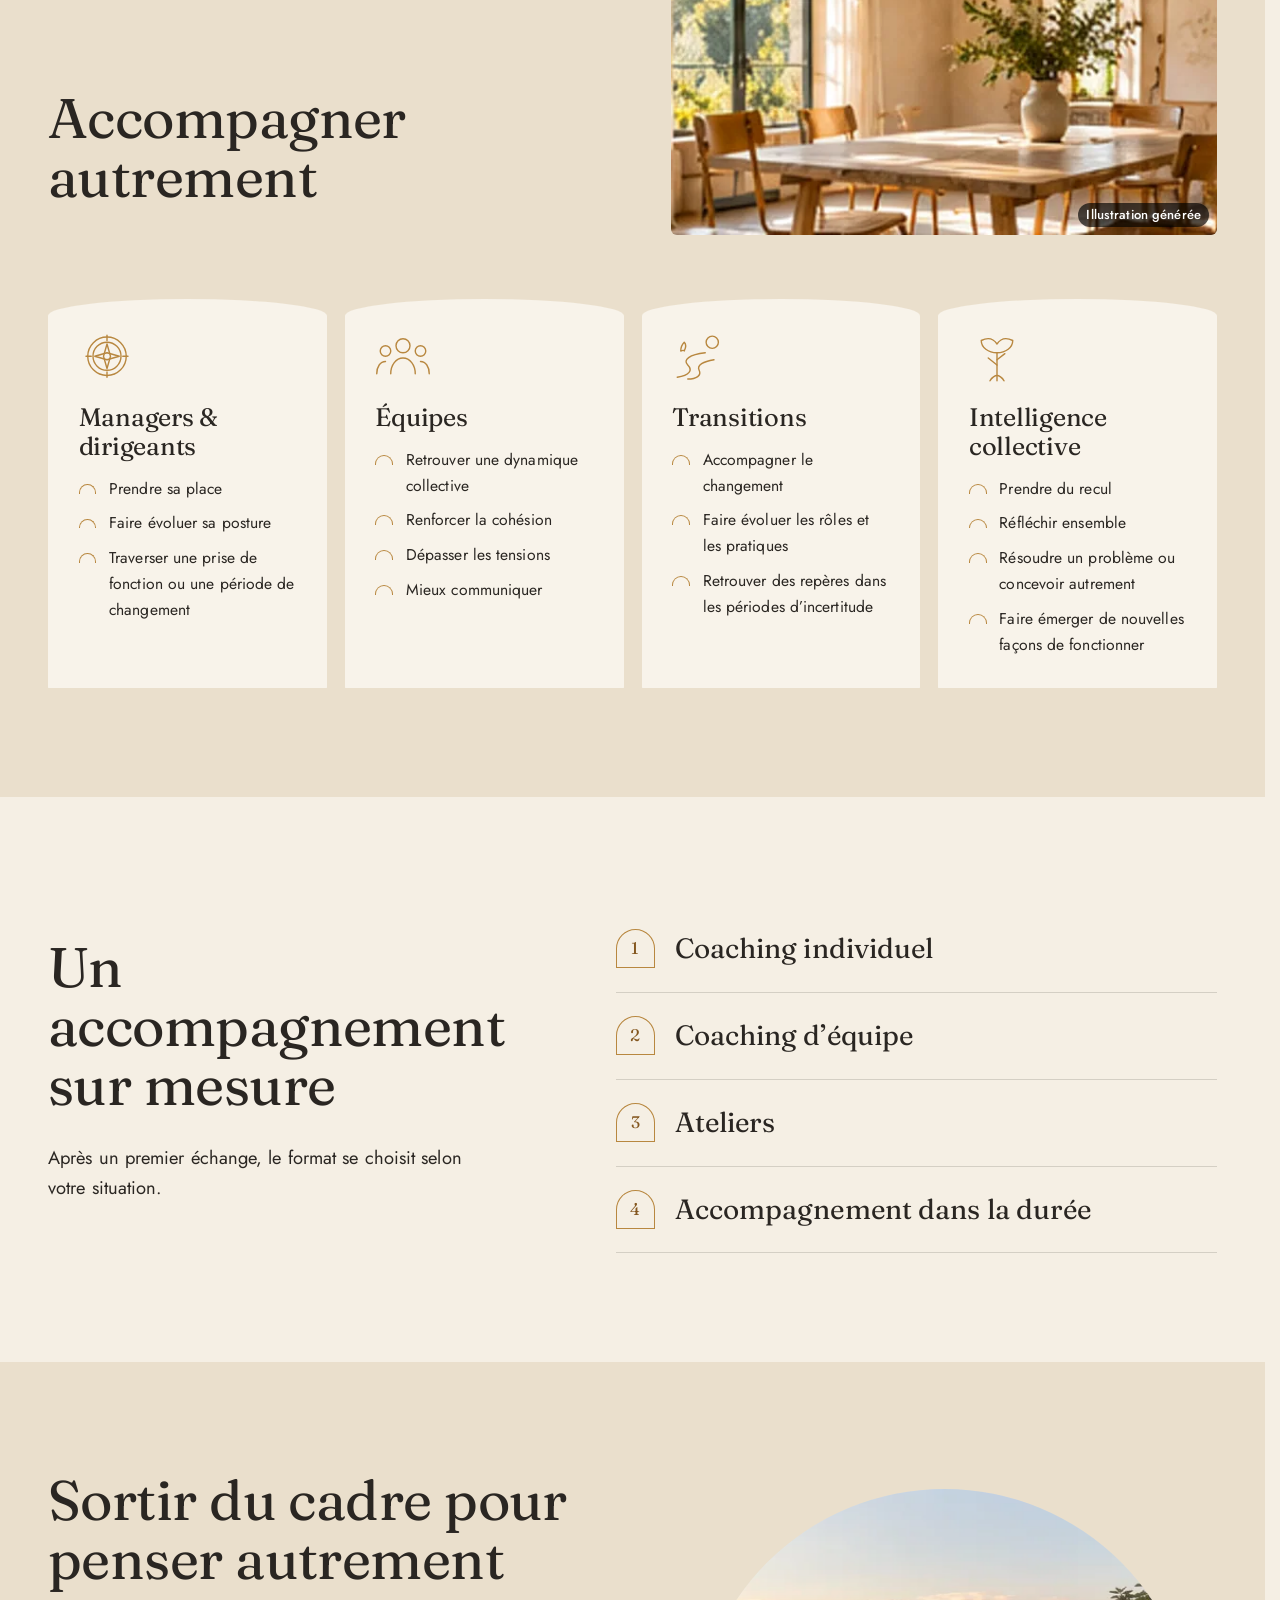
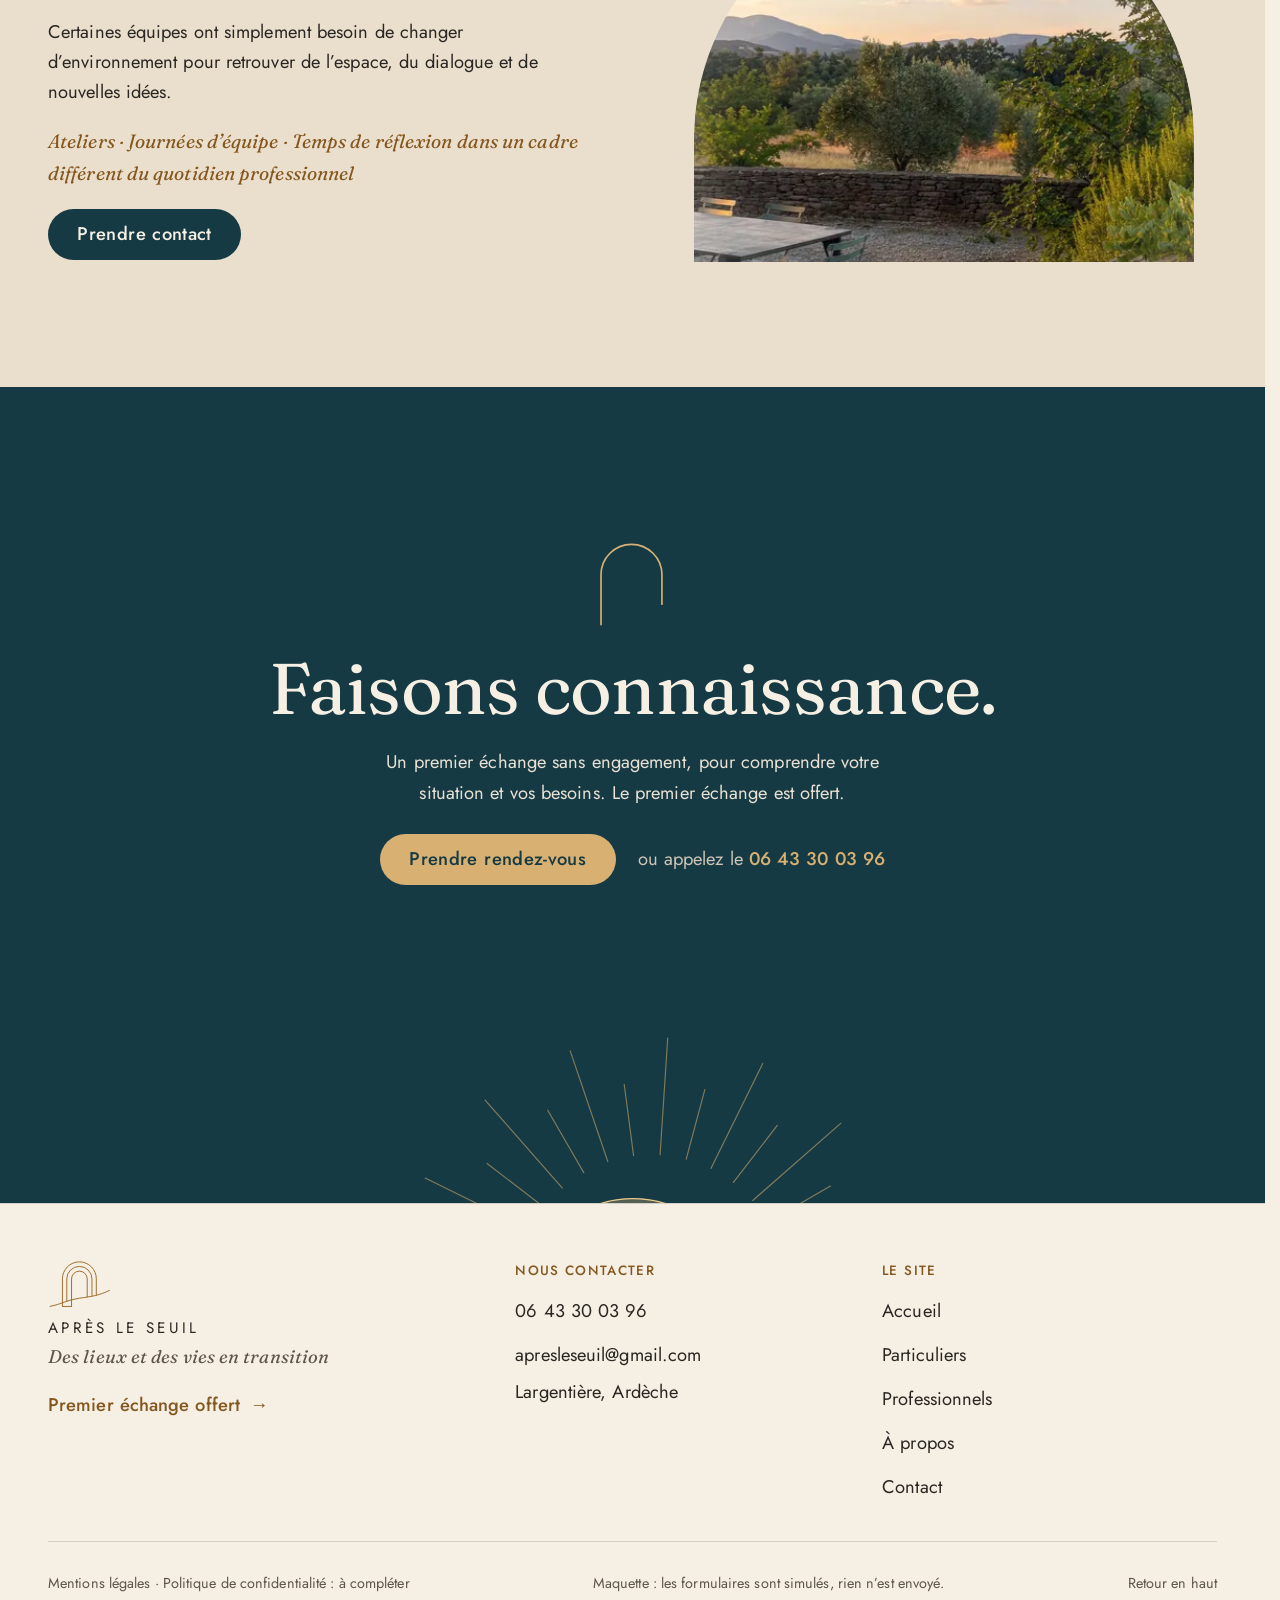
<file: professionnels.html>
<!doctype html>
<html lang="fr" data-v="2" data-curseur>
<head>
<meta charset="utf-8">
<meta name="viewport" content="width=device-width, initial-scale=1, viewport-fit=cover">
<title>Professionnels · Coaching d’entreprise · Après le Seuil</title>
<meta name="description" content="Coaching individuel et d’équipe, ateliers et accompagnement dans la durée pour dirigeants, managers et équipes en période de transition.">
<meta name="robots" content="noindex, nofollow">
<link rel="canonical" href="https://apresleseuil-maquette.vercel.app/professionnels">
<style>:root{--fond:#F5EFE4;--texte:#2A2622;--voile-fond:#163A44;--ouverture-fond:#163A44;--menu-fond:#F5EFE4}:root { --entete-h: 72px; --barres-h: 0px; } html { background: var(--fond); color: var(--texte); scrollbar-gutter: stable; } body { margin: 0; background: var(--fond); } html.js:not(.secours):not([data-arrivee="retour"]) [data-anime] { opacity: 0; } html.js:not(.secours):not([data-arrivee="retour"]) [data-anime].vu { opacity: 1; } [data-voile] { position: fixed; inset: 0; z-index: 900; background: var(--voile-fond); transform: translateY(100%); visibility: hidden; pointer-events: none; } html[data-arrivee="voile"]:not(.voile-leve):not(.secours) [data-voile] { transform: none; visibility: visible; } html.secours [data-voile] { visibility: hidden !important; } .ouverture-panneau { position: fixed; inset: 0; z-index: 850; display: none; place-content: center; justify-items: center; background: var(--ouverture-fond, var(--voile-fond)); color: var(--fond); text-align: center; } html.js[data-arrivee="intro"]:not(.secours):not(.intro-finie) .ouverture-panneau { display: grid; } html.defilement-bloque, html.defilement-bloque body, html.js[data-arrivee="intro"]:not(.secours):not(.intro-finie), html.js[data-arrivee="intro"]:not(.secours):not(.intro-finie) body, html[data-arrivee="voile"]:not(.voile-leve):not(.secours), html[data-arrivee="voile"]:not(.voile-leve):not(.secours) body { overflow: hidden; } html.js[data-arrivee="intro"]:not(.secours):not(.intro-finie) { background-color: var(--ouverture-fond, var(--voile-fond)); } html[data-arrivee="voile"]:not(.voile-leve):not(.secours) { background-color: var(--voile-fond); }</style>
<script>(function () {
var d = document.documentElement, ss = null, ls = null;
try { ss = window.sessionStorage; ls = window.localStorage; } catch (e) {}
d.classList.add('js');
var nav = performance.getEntriesByType ? performance.getEntriesByType('navigation')[0] : null;
var type = nav ? nav.type : 'navigate';
var depart = null;
try { depart = JSON.parse(ss.getItem('socle:depart') || 'null'); ss.removeItem('socle:depart'); } catch (e) {}
if (depart && !(Date.now() - depart.t < 15000)) depart = null;
var mode = type === 'back_forward' ? 'retour' : type === 'reload' ? 'intro' : depart ? 'voile' : 'intro';
d.setAttribute('data-arrivee', mode);
if (mode === 'voile' && depart.couleur) d.style.setProperty('--voile-fond', depart.couleur);
if (type === 'reload' && 'scrollRestoration' in history) {
history.scrollRestoration = 'manual';
}
try {
var choisie = ls && ls.getItem('socle:langue');
var langue = (d.lang || '').slice(0, 2);
if (choisie && choisie !== langue && type === 'navigate' && !depart) {
var alt = document.querySelector('link[rel="alternate"][hreflang="' + choisie + '"]');
if (alt) location.replace(new URL(alt.href).pathname + location.search + location.hash);
}
} catch (e) {}
setTimeout(function () { if (!d.classList.contains('demarre')) d.classList.add('secours'); }, 2000);
})();</script>
<link rel="preload" href="/assets/fonts/fraunces-latin-400-normal.woff2" as="font" type="font/woff2" crossorigin>
<link rel="preload" href="/assets/fonts/jost-latin-400-normal.woff2" as="font" type="font/woff2" crossorigin>
<link rel="stylesheet" href="/assets/css/socle.css?v=2">
<link rel="stylesheet" href="/assets/css/site.css?v=2">
<link rel="modulepreload" href="/assets/js/site.js?v=2">
<link rel="modulepreload" href="/assets/js/socle/index.js?v=2">
<script src="/assets/vendor/gsap.min.js" defer></script>
<script src="/assets/vendor/ScrollTrigger.min.js" defer></script>
<script src="/assets/vendor/SplitText.min.js" defer></script>
<script type="module" src="/assets/js/site.js?v=2"></script>
<meta name="theme-color" content="#F5EFE4">
<link rel="icon" href="/assets/images/favicon.svg" type="image/svg+xml">
<link rel="apple-touch-icon" href="/assets/images/apple-touch-icon.png">
<meta property="og:type" content="website">
<meta property="og:site_name" content="Après le Seuil">
<meta property="og:locale" content="fr_FR">
<meta property="og:title" content="Professionnels · Coaching d’entreprise · Après le Seuil">
<meta property="og:description" content="Coaching individuel et d’équipe, ateliers et accompagnement dans la durée pour dirigeants, managers et équipes en période de transition.">
<meta property="og:url" content="https://apresleseuil-maquette.vercel.app/professionnels">
<meta property="og:image" content="https://apresleseuil-maquette.vercel.app/assets/partage/professionnels-fr.jpg">
<meta property="og:image:width" content="1200">
<meta property="og:image:height" content="630">
<meta property="og:image:alt" content="Après le Seuil, coaching d’entreprise">
<meta name="twitter:card" content="summary_large_image">
<script type="application/ld+json">{"@context":"https://schema.org","@type":"ProfessionalService","name":"Après le Seuil","description":"Accompagnement dans les transitions de vie et de lieux : organisation, valorisation et décoration de lieux, désencombrement, coaching de transition, ateliers et coaching d'entreprise.","slogan":"Des lieux et des vies en transition","telephone":"+33643300396","email":"apresleseuil@gmail.com","address":{"@type":"PostalAddress","streetAddress":"1794 route de Vente Cual","postalCode":"07110","addressLocality":"Largentière","addressRegion":"Ardèche","addressCountry":"FR"},"areaServed":"Sud de l'Ardèche, et à distance","parentOrganization":{"@type":"Organization","name":"45NordEst","legalName":"45NordEst SASU"},"employee":{"@type":"Person","name":"Christel Ketterlin"}}</script>
</head>
<body id="haut" class="page-professionnels">
<div data-voile data-forme="rideau" aria-hidden="true"><div class="voile-contenu"><img src="/assets/images/logo-clair.svg" alt="" width="74" height="56"><span data-voile-libelle>Professionnels</span></div></div>
<div class="ouverture-panneau" data-ouverture aria-hidden="true">
  <div class="intro-objet" data-ouverture-objet><svg class="arche-svg intro-arche" viewBox="40 20 620 470" fill="none" stroke="currentColor" stroke-linecap="round" stroke-linejoin="round" aria-hidden="true"><path pathLength="1" d="M180 470V202a164 164 0 0 1 328 0v158"/><path pathLength="1" d="M222 418V204a122 122 0 0 1 244 0v168"/><path pathLength="1" d="M268 470V204a76 76 0 0 1 152 0v174"/><path pathLength="1" d="M180 470h88"/><path pathLength="1" d="M60 470c100-18 170-65 284-80s196-28 291-75"/></svg></div>
  <p class="ouverture-nom">Après le Seuil</p>
  <p class="ouverture-ligne">Des lieux et des vies en transition</p>
</div>
<a class="evitement" href="#contenu">Aller au contenu</a>
<header data-entete>
  <div class="entete-rangee">
    <a class="entete-logo" href="/" aria-label="Après le Seuil · Accueil" data-libelle="Accueil">
      <img src="/assets/images/logo.svg" alt="" width="46" height="35"><span class="entete-nom">Après le Seuil</span>
    </a>
    <nav data-nav aria-label="Navigation principale">
      <ul><li><a href="/particuliers" data-libelle="Particuliers">Particuliers</a></li><li><a href="/professionnels" data-libelle="Professionnels" aria-current="page">Professionnels</a></li><li><a href="/a-propos" data-libelle="À propos">À propos</a></li><li><a href="/contact" data-libelle="Contact">Contact</a></li></ul>
    </nav>
    <div class="entete-actions">
      <a class="bouton bouton--petit" href="/contact#rendez-vous" data-libelle="Contact"><span class="masque-etroit">Premier échange offert</span><span class="seul-etroit">Rendez-vous</span></a>
      <button type="button" data-menu-bouton aria-controls="menu" aria-expanded="false" data-libelle-ouvrir="Menu" data-libelle-fermer="Fermer"><span data-libelle-bouton>Menu</span></button>
      <a class="menu-sansjs" href="#menu" data-menu-lien>Menu</a>
    </div>
  </div>
</header>
<script>/* Avant le premier affichage : rangées de la navigation (même règle que ajusterNav dans assets/js/socle/entete.js)
   et hauteur réelle de l'en-tête, pour que rien ne saute quand le JavaScript du site prend la main. */
(function () {
  var h = document.documentElement, u = document.querySelector('[data-nav] ul'), e = document.querySelector('[data-entete]');
  if (u) {
    var deborde = function () { return u.scrollWidth > u.clientWidth + 1; }, c = deborde();
    if (c && window.matchMedia('(min-width: 900px)').matches) {
      h.classList.add('nav-deux-rangees'); c = deborde();
      if (c) { h.classList.add('nav-deux-lignes'); var a = u.querySelector('a'); c = !a || u.getBoundingClientRect().height > a.getBoundingClientRect().height * 2.5; }
      if (c) h.classList.remove('nav-deux-rangees', 'nav-deux-lignes');
    }
    if (c) h.classList.add('nav-compacte');
  }
  if (e) h.style.setProperty('--entete-h', Math.round(e.getBoundingClientRect().height) + 'px');
})();</script>
<span id="menu-ferme" aria-hidden="true"></span>
<div id="menu" data-menu role="dialog" aria-modal="true" aria-label="Menu">
  <p class="menu-sansjs-fermer"><a href="#menu-ferme">Fermer</a></p>
  <ul><li style="--i:0"><a href="/" class="menu-lien" data-libelle="Accueil">Accueil</a></li><li style="--i:1"><a href="/particuliers" class="menu-lien" data-libelle="Particuliers">Particuliers</a></li><li style="--i:2"><a href="/professionnels" class="menu-lien" data-libelle="Professionnels" aria-current="page">Professionnels</a></li><li style="--i:3"><a href="/a-propos" class="menu-lien" data-libelle="À propos">À propos</a></li><li style="--i:4"><a href="/contact" class="menu-lien" data-libelle="Contact">Contact</a></li></ul>
  <p class="menu-actions"><a class="bouton" href="/contact#rendez-vous" data-libelle="Contact">Premier échange offert</a>
  <a class="bouton bouton--contour" href="tel:+33643300396">Appeler 06 43 30 03 96</a></p>
  <svg class="arche-svg menu-arche" viewBox="40 20 620 470" fill="none" stroke="currentColor" stroke-linecap="round" stroke-linejoin="round" aria-hidden="true"><path d="M180 470V202a164 164 0 0 1 328 0v158"/><path d="M222 418V204a122 122 0 0 1 244 0v168"/><path d="M268 470V204a76 76 0 0 1 152 0v174"/><path d="M180 470h88"/><path d="M60 470c100-18 170-65 284-80s196-28 291-75"/></svg>
</div>
<main id="contenu" tabindex="-1">
<section class="pro-ouverture" id="debut">
  <div class="conteneur pro-tete">
    <p class="surtitre" data-anime="gsap">Entreprises &amp; équipes</p>
    <h1 class="pro-titre"><span class="ligne-masque"><span class="titre-ligne">Coaching</span></span><span class="ligne-masque"><span class="titre-ligne"><em>d’entreprise</em></span></span></h1>
    <div class="pro-colonne">
      <p class="pro-intro masque-ecran-bas masque-petit-tel" data-anime="gsap">Les entreprises traversent elles aussi des périodes de transition : une prise de poste, une réorganisation, des tensions dans une équipe, de nouvelles responsabilités, ou simplement le besoin de retrouver une dynamique collective.</p>
      <p class="actions" data-anime="gsap"><a class="bouton" href="/contact?sujet=entreprise#rendez-vous" data-libelle="Contact" data-action-principale data-survol="magnetique">Prendre contact</a> <span class="info-cle" data-info-cle>Premier échange offert</span></p>
    </div>
  </div>
  <div class="pro-bande-cadre">
    <figure class="media pro-bande" data-grok data-effet="bandeau" data-iris-centre style="--cadrage:50% 60%">
  <picture>
    <img src="/assets/images/grok/pros-table-1280.webp" srcset="/assets/images/grok/pros-table-640.webp 640w, /assets/images/grok/pros-table-1280.webp 1280w, /assets/images/grok/pros-table-1920.webp 1920w" sizes="100vw" alt="Une grande table dressée sur une terrasse ombragée" width="1280" height="853" fetchpriority="high" loading="eager" decoding="async">
  </picture><figcaption class="mention-ia">Illustration générée</figcaption>
</figure>
  </div>
</section>
<section class="pro-intro-bloc" id="collectif">
  <div class="conteneur pro-intro-grille">
    <h2 data-anime="lignes">Faire évoluer les personnes, faire avancer le collectif</h2>
    <div>
      <svg class="icone pro-intro-icone" viewBox="0 0 64 64" fill="none" stroke="currentColor" stroke-width="1.6" stroke-linecap="round" stroke-linejoin="round" aria-hidden="true" data-visuel data-fx="trace"><path d="M32 58V26"/><path d="M32 40l-10-8M32 34l9-7"/><path d="M32 26c-10 0-18-6-18-14 8-4 14-2 18 4 4-6 10-8 18-4 0 8-8 14-18 14z"/><path d="M24 58c2-4 6-6 8-6s6 2 8 6"/></svg>
      <p class="grand-texte" data-anime="mots">Nous accompagnons dirigeants, managers et équipes pour prendre du recul, faire émerger des solutions et avancer ensemble.</p>
    </div>
  </div>
</section>
<section class="axes fond-sable" id="axes">
  <div class="conteneur">
    <div class="axes-tete">
      <h2 data-anime="lignes">Accompagner autrement</h2>
      <figure class="media axes-media" data-grok data-anime="rideau" style="--cadrage:40% 55%">
  <picture><source media="(max-width: 760px) and (orientation: portrait)" srcset="/assets/images/grok/pros-ouverture-mobile-640.webp 640w, /assets/images/grok/pros-ouverture-mobile-1080.webp 1080w" sizes="(max-width: 760px) 100vw, 46vw">
    <img src="/assets/images/grok/pros-ouverture-1280.webp" srcset="/assets/images/grok/pros-ouverture-640.webp 640w, /assets/images/grok/pros-ouverture-1280.webp 1280w, /assets/images/grok/pros-ouverture-1920.webp 1920w" sizes="(max-width: 760px) 100vw, 46vw" alt="Une salle de réunion lumineuse dans une maison de pierre" width="1280" height="720" loading="lazy" decoding="async">
  </picture><figcaption class="mention-ia">Illustration générée</figcaption>
</figure>
    </div>
    <ul class="axes-grille" data-anime="cascade">
      <li class="axe">
        <span class="trois-icone"><svg class="icone " viewBox="0 0 64 64" fill="none" stroke="currentColor" stroke-width="1.6" stroke-linecap="round" stroke-linejoin="round" aria-hidden="true" data-visuel><circle cx="32" cy="30" r="22"/><circle cx="32" cy="30" r="16"/><path d="M32 6v6M32 48v6M8 30h6M50 30h6"/><path d="M32 16l4 14-4 14-4-14z"/><path d="M18 30l14-4 14 4-14 4z"/></svg></span>
        <h3>Managers &amp; dirigeants</h3>
        <ul class="liste-or"><li>Prendre sa place</li><li>Faire évoluer sa posture</li><li>Traverser une prise de fonction ou une période de changement</li></ul>
      </li><li class="axe">
        <span class="trois-icone"><svg class="icone " viewBox="0 0 64 64" fill="none" stroke="currentColor" stroke-width="1.6" stroke-linecap="round" stroke-linejoin="round" aria-hidden="true" data-visuel><circle cx="32" cy="18" r="8"/><path d="M18 50c0-10 6-18 14-18s14 8 14 18"/><circle cx="12" cy="24" r="6"/><path d="M2 50c0-8 4-14 10-14"/><circle cx="52" cy="24" r="6"/><path d="M62 50c0-8-4-14-10-14"/></svg></span>
        <h3>Équipes</h3>
        <ul class="liste-or"><li>Retrouver une dynamique collective</li><li>Renforcer la cohésion</li><li>Dépasser les tensions</li><li>Mieux communiquer</li></ul>
      </li><li class="axe">
        <span class="trois-icone"><svg class="icone " viewBox="0 0 64 64" fill="none" stroke="currentColor" stroke-width="1.6" stroke-linecap="round" stroke-linejoin="round" aria-hidden="true" data-visuel><circle cx="46" cy="14" r="7"/><path d="M6 54c14-2 18-8 12-14s2-12 20-14"/><path d="M18 56c10 0 16-4 13-10s5-10 17-12"/><path d="M10 24c0-4 2-8 4-10M14 14c2 2 2 6 0 10M10 24c2-1 4-1 4 0"/></svg></span>
        <h3>Transitions</h3>
        <ul class="liste-or"><li>Accompagner le changement</li><li>Faire évoluer les rôles et les pratiques</li><li>Retrouver des repères dans les périodes d’incertitude</li></ul>
      </li><li class="axe">
        <span class="trois-icone"><svg class="icone " viewBox="0 0 64 64" fill="none" stroke="currentColor" stroke-width="1.6" stroke-linecap="round" stroke-linejoin="round" aria-hidden="true" data-visuel><path d="M32 58V26"/><path d="M32 40l-10-8M32 34l9-7"/><path d="M32 26c-10 0-18-6-18-14 8-4 14-2 18 4 4-6 10-8 18-4 0 8-8 14-18 14z"/><path d="M24 58c2-4 6-6 8-6s6 2 8 6"/></svg></span>
        <h3>Intelligence collective</h3>
        <ul class="liste-or"><li>Prendre du recul</li><li>Réfléchir ensemble</li><li>Résoudre un problème ou concevoir autrement</li><li>Faire émerger de nouvelles façons de fonctionner</li></ul>
      </li>
    </ul>
  </div>
</section>
<section class="formats" id="formats">
  <div class="conteneur formats-grille">
    <div>
      <h2 data-anime="lignes">Un accompagnement sur mesure</h2>
      <p data-anime>Après un premier échange, le format se choisit selon votre situation.</p>
    </div>
    <ol class="formats-liste" data-anime="cascade">
      <li><span class="etape-num">1</span><span>Coaching individuel</span></li><li><span class="etape-num">2</span><span>Coaching d’équipe</span></li><li><span class="etape-num">3</span><span>Ateliers</span></li><li><span class="etape-num">4</span><span>Accompagnement dans la durée</span></li>
    </ol>
  </div>
</section>
<section class="cadre fond-sable" id="sortir-du-cadre">
  <div class="conteneur cadre-grille">
    <div class="cadre-texte">
      <h2 data-anime="lignes">Sortir du cadre pour penser autrement</h2>
      <p data-anime>Certaines équipes ont simplement besoin de changer d’environnement pour retrouver de l’espace, du dialogue et de nouvelles idées.</p>
      <p class="cadre-formats" data-anime>Ateliers · Journées d’équipe · Temps de réflexion dans un cadre différent du quotidien professionnel</p>
      <p data-anime><a class="bouton" href="/contact?sujet=entreprise#rendez-vous" data-libelle="Contact">Prendre contact</a></p>
    </div>
    <div class="villa-image">
      <figure class="media villa-media" data-effet="arche" style="--cadrage:40% 60%">
  <picture><source media="(max-width: 760px) and (orientation: portrait)" srcset="/assets/images/villa-mobile-640.webp 640w" sizes="(max-width: 760px) 72vw, 44vw">
    <img src="/assets/images/villa-1180.webp" srcset="/assets/images/villa-640.webp 640w, /assets/images/villa-960.webp 960w, /assets/images/villa-1180.webp 1180w" sizes="(max-width: 760px) 72vw, 44vw" alt="La terrasse de la Villa Après le Seuil au coucher du soleil, oliviers, mur de pierre sèche et montagnes au loin" width="1180" height="664" loading="lazy" decoding="async">
  </picture>
</figure>
    </div>
  </div>
</section>
<section class="fin" id="fin">
  <div class="fin-soleil" data-effet="soleil" aria-hidden="true">
    <svg viewBox="-300 -300 600 300" class="soleil" data-visuel>
      <defs><radialGradient id="soleil-halo" cx="0" cy="0" r="140" gradientUnits="userSpaceOnUse"><stop offset="0" stop-color="#E9C88C" stop-opacity=".95"/><stop offset=".72" stop-color="#D7B072" stop-opacity=".55"/><stop offset="1" stop-color="#D7B072" stop-opacity="0"/></radialGradient></defs>
      <g class="soleil-rayons"><line x1="-150.0" y1="0.0" x2="-280.0" y2="0.0"/><line x1="-147.1" y1="-29.3" x2="-225.6" y2="-44.9"/><line x1="-138.6" y1="-57.4" x2="-258.7" y2="-107.2"/><line x1="-124.7" y1="-83.3" x2="-191.2" y2="-127.8"/><line x1="-106.1" y1="-106.1" x2="-198.0" y2="-198.0"/><line x1="-83.3" y1="-124.7" x2="-127.8" y2="-191.2"/><line x1="-57.4" y1="-138.6" x2="-107.2" y2="-258.7"/><line x1="-29.3" y1="-147.1" x2="-44.9" y2="-225.6"/><line x1="-0.0" y1="-150.0" x2="-0.0" y2="-280.0"/><line x1="29.3" y1="-147.1" x2="44.9" y2="-225.6"/><line x1="57.4" y1="-138.6" x2="107.2" y2="-258.7"/><line x1="83.3" y1="-124.7" x2="127.8" y2="-191.2"/><line x1="106.1" y1="-106.1" x2="198.0" y2="-198.0"/><line x1="124.7" y1="-83.3" x2="191.2" y2="-127.8"/><line x1="138.6" y1="-57.4" x2="258.7" y2="-107.2"/><line x1="147.1" y1="-29.3" x2="225.6" y2="-44.9"/><line x1="150.0" y1="-0.0" x2="280.0" y2="-0.0"/></g>
      <circle class="soleil-disque" cx="0" cy="0" r="120" fill="url(#soleil-halo)"/>
      <path class="soleil-bord" d="M-120 0a120 120 0 0 1 240 0"/>
    </svg>
  </div>
  <div class="fin-texte conteneur">
    <svg class="arche-svg fin-arche" viewBox="40 20 620 470" fill="none" stroke="currentColor" stroke-linecap="round" stroke-linejoin="round" aria-hidden="true"><path pathLength="1" d="M180 470V202a164 164 0 0 1 328 0v158"/><path pathLength="1" d="M222 418V204a122 122 0 0 1 244 0v168"/><path pathLength="1" d="M268 470V204a76 76 0 0 1 152 0v174"/><path pathLength="1" d="M180 470h88"/><path pathLength="1" d="M60 470c100-18 170-65 284-80s196-28 291-75"/></svg>
    <h2 data-anime="lignes">Faisons connaissance.</h2>
    <p data-anime>Un premier échange sans engagement, pour comprendre votre situation et vos besoins. Le premier échange est offert.</p>
    <p class="fin-actions" data-anime>
      <a class="bouton bouton--or" href="/contact#rendez-vous" data-libelle="Contact" data-survol="magnetique">Prendre rendez-vous</a>
      <span class="fin-tel">ou appelez le <a href="tel:+33643300396">06 43 30 03 96</a></span>
    </p>
  </div>
</section>
</main>
<footer class="pied" id="pied">
  <div class="conteneur pied-grille">
    <div class="pied-marque">
      <svg class="arche-svg pied-arche" viewBox="40 20 620 470" fill="none" stroke="currentColor" stroke-linecap="round" stroke-linejoin="round" aria-hidden="true"><path d="M180 470V202a164 164 0 0 1 328 0v158"/><path d="M222 418V204a122 122 0 0 1 244 0v168"/><path d="M268 470V204a76 76 0 0 1 152 0v174"/><path d="M180 470h88"/><path d="M60 470c100-18 170-65 284-80s196-28 291-75"/></svg>
      <p class="pied-nom">Après le Seuil</p>
      <p class="pied-signature">Des lieux et des vies en transition</p>
      <p class="pied-action"><a class="lien-fleche" href="/contact#rendez-vous" data-libelle="Contact">Premier échange offert</a></p>
    </div>
    <div>
      <p class="pied-titre">Nous contacter</p>
      <p><a href="tel:+33643300396">06 43 30 03 96</a><br><a href="mailto:apresleseuil@gmail.com">apresleseuil@gmail.com</a><br><span class="pied-lieu">Largentière, Ardèche</span></p>
    </div>
    <nav aria-label="Le site">
      <p class="pied-titre">Le site</p>
      <ul><li><a href="/" data-libelle="Accueil">Accueil</a></li><li><a href="/particuliers" data-libelle="Particuliers">Particuliers</a></li><li><a href="/professionnels" data-libelle="Professionnels" aria-current="page">Professionnels</a></li><li><a href="/a-propos" data-libelle="À propos">À propos</a></li><li><a href="/contact" data-libelle="Contact">Contact</a></li></ul>
    </nav>
  </div>
  <div class="conteneur pied-bas">
    <p>Mentions légales · Politique de confidentialité : à compléter</p>
    <p>Maquette : les formulaires sont simulés, rien n’est envoyé.</p>
    <p><a href="#haut" data-sans-transition>Retour en haut</a></p>
  </div>
</footer>
<div data-barre-fixe>
  <a class="bouton bouton--contour" href="tel:+33643300396">Appeler</a>
  <a class="bouton" href="/contact#rendez-vous" data-libelle="Contact">Rendez-vous</a>
</div>
</body>
</html>
</file>
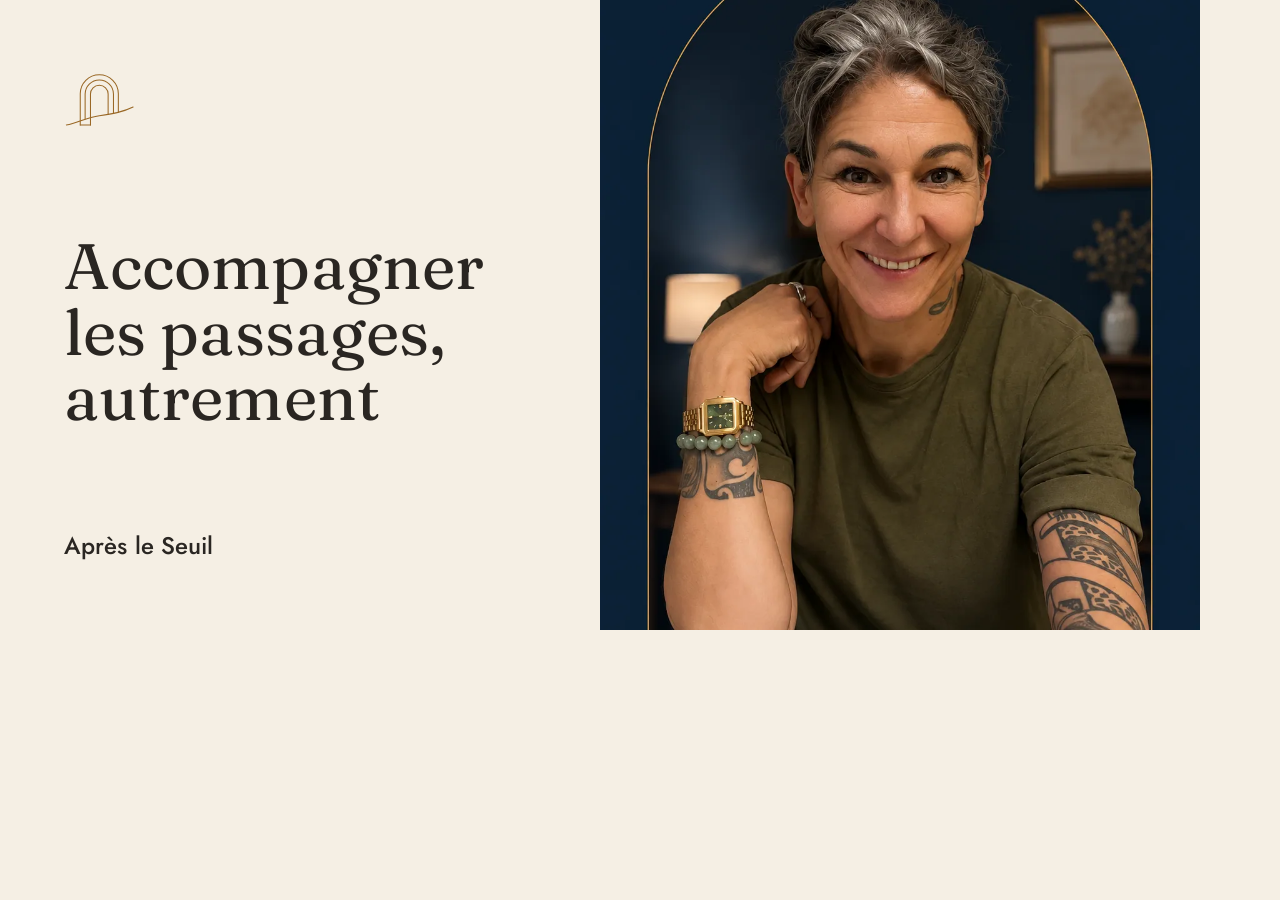
<file: _partage/a-propos-fr.html>
<!doctype html>
<html lang="fr"><head><meta charset="utf-8">
<link rel="stylesheet" href="/assets/css/socle.css"><link rel="stylesheet" href="/assets/css/site.css">
<style>:root{--fond:#F5EFE4;--texte:#2A2622}
html,body{margin:0;width:1200px;height:630px;overflow:hidden;background:var(--fond);color:var(--texte)}
.carte{display:grid;grid-template-columns:1fr 1fr;width:1200px;height:630px}
.carte-texte{display:flex;flex-direction:column;justify-content:space-between;padding:64px}
.carte-texte img{width:72px;height:72px}
.carte-titre{font-family:var(--police-titres);font-size:64px;line-height:1.02;margin:0;text-wrap:balance}
.carte-nom{font-size:24px;font-weight:600;margin:0}
.carte-image{background:center/cover no-repeat}</style>
</head><body>
<div class="carte">
  <div class="carte-texte">
    <img src="/assets/images/logo.svg" alt="">
    <p class="carte-titre">Accompagner les passages, autrement</p>
    <p class="carte-nom">Après le Seuil</p>
  </div>
  <div class="carte-image" style="background-image:url('/assets/images/christel-bleu-960.webp')"></div>
</div>
</body></html>
</file>
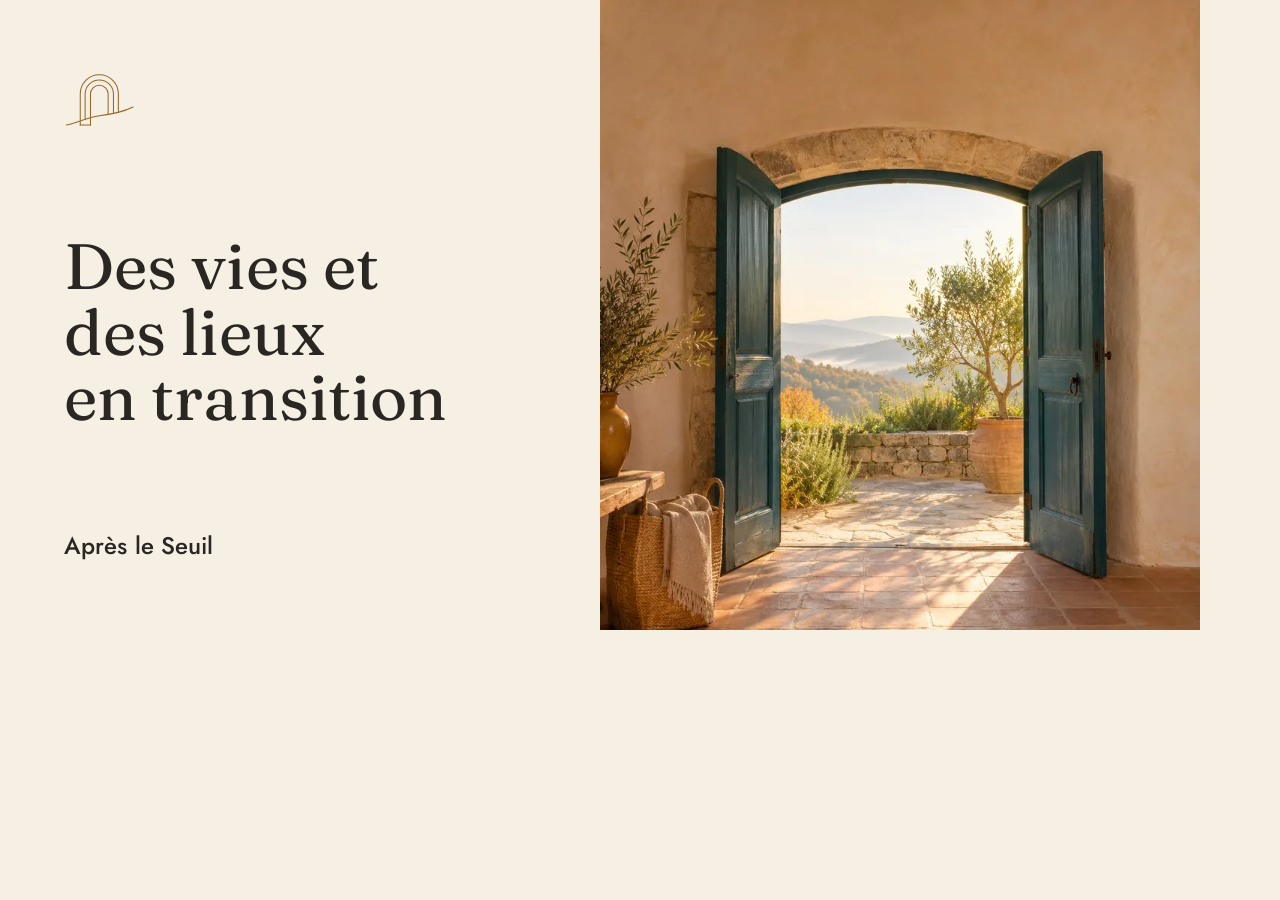
<file: _partage/accueil-fr.html>
<!doctype html>
<html lang="fr"><head><meta charset="utf-8">
<link rel="stylesheet" href="/assets/css/socle.css"><link rel="stylesheet" href="/assets/css/site.css">
<style>:root{--fond:#F5EFE4;--texte:#2A2622}
html,body{margin:0;width:1200px;height:630px;overflow:hidden;background:var(--fond);color:var(--texte)}
.carte{display:grid;grid-template-columns:1fr 1fr;width:1200px;height:630px}
.carte-texte{display:flex;flex-direction:column;justify-content:space-between;padding:64px}
.carte-texte img{width:72px;height:72px}
.carte-titre{font-family:var(--police-titres);font-size:64px;line-height:1.02;margin:0;text-wrap:balance}
.carte-nom{font-size:24px;font-weight:600;margin:0}
.carte-image{background:center/cover no-repeat}</style>
</head><body>
<div class="carte">
  <div class="carte-texte">
    <img src="/assets/images/logo.svg" alt="">
    <p class="carte-titre">Des vies et des lieux en transition</p>
    <p class="carte-nom">Après le Seuil</p>
  </div>
  <div class="carte-image" style="background-image:url('/assets/images/grok/accueil-porte-800.webp')"></div>
</div>
</body></html>
</file>
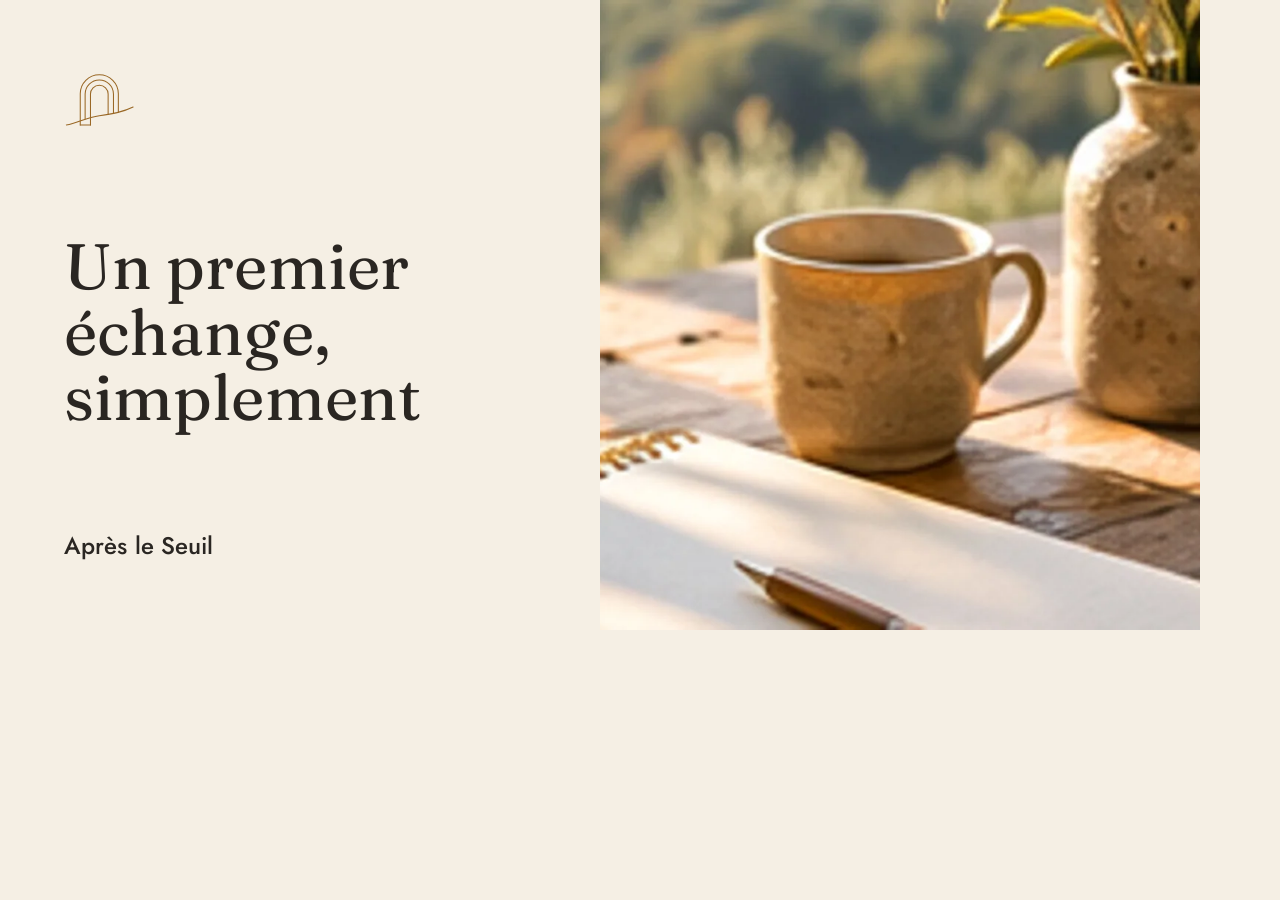
<file: _partage/contact-fr.html>
<!doctype html>
<html lang="fr"><head><meta charset="utf-8">
<link rel="stylesheet" href="/assets/css/socle.css"><link rel="stylesheet" href="/assets/css/site.css">
<style>:root{--fond:#F5EFE4;--texte:#2A2622}
html,body{margin:0;width:1200px;height:630px;overflow:hidden;background:var(--fond);color:var(--texte)}
.carte{display:grid;grid-template-columns:1fr 1fr;width:1200px;height:630px}
.carte-texte{display:flex;flex-direction:column;justify-content:space-between;padding:64px}
.carte-texte img{width:72px;height:72px}
.carte-titre{font-family:var(--police-titres);font-size:64px;line-height:1.02;margin:0;text-wrap:balance}
.carte-nom{font-size:24px;font-weight:600;margin:0}
.carte-image{background:center/cover no-repeat}</style>
</head><body>
<div class="carte">
  <div class="carte-texte">
    <img src="/assets/images/logo.svg" alt="">
    <p class="carte-titre">Un premier échange, simplement</p>
    <p class="carte-nom">Après le Seuil</p>
  </div>
  <div class="carte-image" style="background-image:url('/assets/images/grok/contact-ouverture-1280.webp')"></div>
</div>
</body></html>
</file>
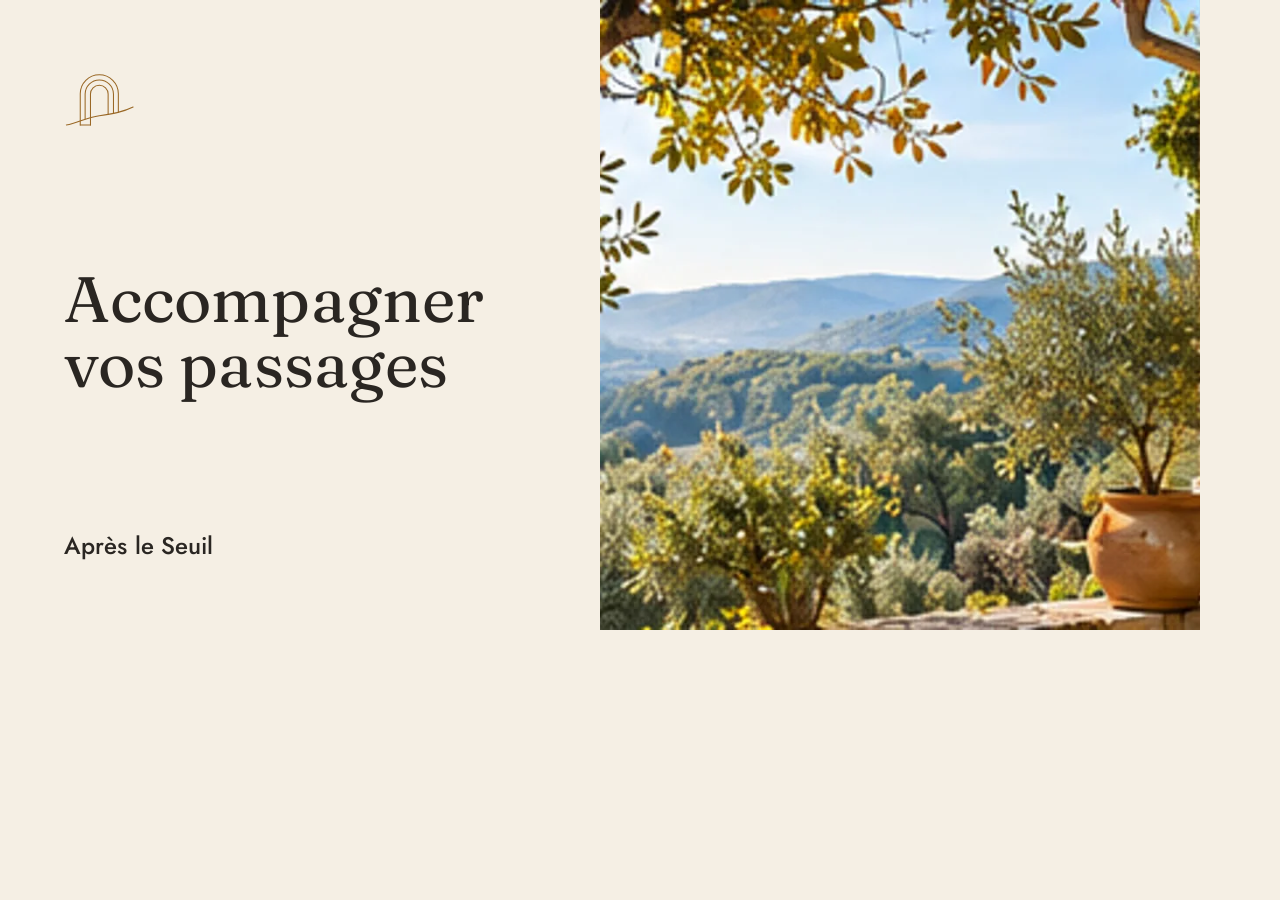
<file: _partage/particuliers-fr.html>
<!doctype html>
<html lang="fr"><head><meta charset="utf-8">
<link rel="stylesheet" href="/assets/css/socle.css"><link rel="stylesheet" href="/assets/css/site.css">
<style>:root{--fond:#F5EFE4;--texte:#2A2622}
html,body{margin:0;width:1200px;height:630px;overflow:hidden;background:var(--fond);color:var(--texte)}
.carte{display:grid;grid-template-columns:1fr 1fr;width:1200px;height:630px}
.carte-texte{display:flex;flex-direction:column;justify-content:space-between;padding:64px}
.carte-texte img{width:72px;height:72px}
.carte-titre{font-family:var(--police-titres);font-size:64px;line-height:1.02;margin:0;text-wrap:balance}
.carte-nom{font-size:24px;font-weight:600;margin:0}
.carte-image{background:center/cover no-repeat}</style>
</head><body>
<div class="carte">
  <div class="carte-texte">
    <img src="/assets/images/logo.svg" alt="">
    <p class="carte-titre">Accompagner vos passages</p>
    <p class="carte-nom">Après le Seuil</p>
  </div>
  <div class="carte-image" style="background-image:url('/assets/images/grok/particuliers-ouverture-1280.webp')"></div>
</div>
</body></html>
</file>
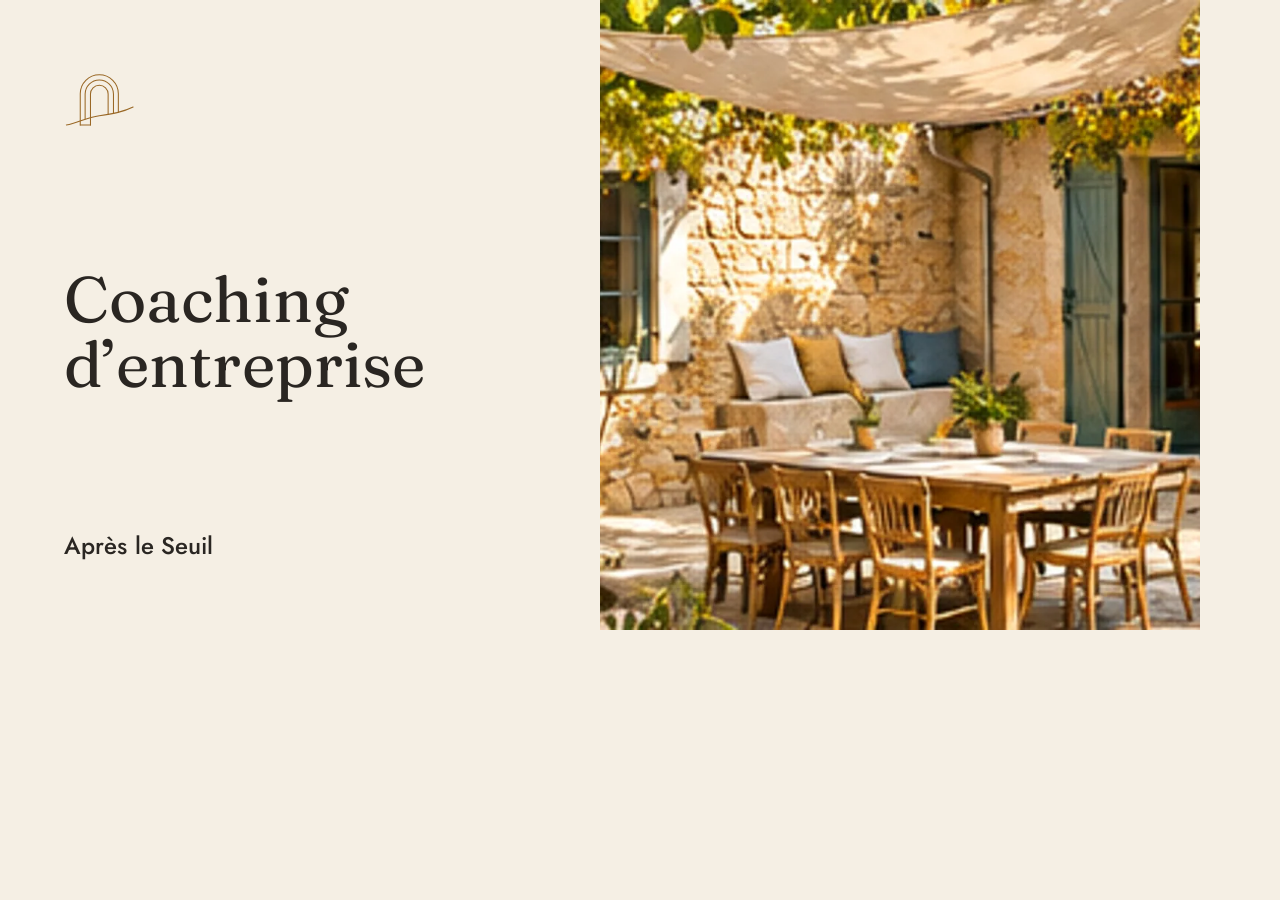
<file: _partage/professionnels-fr.html>
<!doctype html>
<html lang="fr"><head><meta charset="utf-8">
<link rel="stylesheet" href="/assets/css/socle.css"><link rel="stylesheet" href="/assets/css/site.css">
<style>:root{--fond:#F5EFE4;--texte:#2A2622}
html,body{margin:0;width:1200px;height:630px;overflow:hidden;background:var(--fond);color:var(--texte)}
.carte{display:grid;grid-template-columns:1fr 1fr;width:1200px;height:630px}
.carte-texte{display:flex;flex-direction:column;justify-content:space-between;padding:64px}
.carte-texte img{width:72px;height:72px}
.carte-titre{font-family:var(--police-titres);font-size:64px;line-height:1.02;margin:0;text-wrap:balance}
.carte-nom{font-size:24px;font-weight:600;margin:0}
.carte-image{background:center/cover no-repeat}</style>
</head><body>
<div class="carte">
  <div class="carte-texte">
    <img src="/assets/images/logo.svg" alt="">
    <p class="carte-titre">Coaching d’entreprise</p>
    <p class="carte-nom">Après le Seuil</p>
  </div>
  <div class="carte-image" style="background-image:url('/assets/images/grok/pros-table-1280.webp')"></div>
</div>
</body></html>
</file>
<file: assets/css/socle.css>
/* Socle : règles communes à toutes les maquettes. Le style du projet va dans site.css.
   Les couleurs et polices du projet se règlent par les variables ci-dessous (redéfinies dans site.css). */
:root {
  --police-titres: Georgia, 'Times New Roman', serif;
  --police-texte: system-ui, -apple-system, 'Segoe UI', Roboto, sans-serif;
  --accent: #b3361f;
  --texte-doux: color-mix(in srgb, var(--texte) 78%, var(--fond));
  --ligne: color-mix(in srgb, var(--texte) 18%, var(--fond));
  --gouttiere: clamp(16px, 4vw, 48px);
  --largeur: 1240px;
  --rayon: 6px;
  --duree: .7s;
  --courbe: cubic-bezier(.22, 1, .36, 1);
}

*, *::before, *::after { box-sizing: border-box; }
html { -webkit-text-size-adjust: 100%; text-size-adjust: 100%; }
body {
  font-family: var(--police-texte); font-size: clamp(1rem, .96rem + .2vw, 1.125rem); line-height: 1.6;
  padding-bottom: var(--barres-h); overflow-x: clip;
}
img, picture, video, canvas, svg { display: block; max-width: 100%; }
img, video { height: auto; }
h1, h2, h3, h4 { font-family: var(--police-titres); line-height: 1.08; margin: 0 0 .5em; text-wrap: balance; font-weight: 600; }
p, li, dd, figcaption { text-wrap: pretty; }
p { margin: 0 0 1em; }
a { color: inherit; }
a[href^="mailto:"] { overflow-wrap: anywhere; }
button, input, select, textarea { font: inherit; color: inherit; }
button { cursor: pointer; }
:where(a, button, input, select, textarea, summary, [tabindex]) { -webkit-tap-highlight-color: transparent; }
:focus { outline: none; }
:focus-visible { outline: 3px solid var(--accent); outline-offset: 3px; border-radius: 2px; }
[id] { scroll-margin-top: calc(var(--entete-h) + 12px); scroll-margin-bottom: calc(var(--barres-h) + 12px); }
/* Lien profond vers une scène qui cache l'en-tête : elle arrive tout en haut de l'écran (comme aller() du socle). */
html.js:not(.secours) :is([data-entete-cache], [data-entete-cache] [id], [data-fx="plein-ecran"], [data-fx="plein-ecran"] [id]) { scroll-margin-top: 0; }
[hidden] { display: none !important; }

.visuellement-cache {
  position: absolute !important; width: 1px; height: 1px; padding: 0; margin: -1px;
  overflow: hidden; clip: rect(0 0 0 0); white-space: nowrap; border: 0;
}
.evitement {
  position: fixed; left: 12px; top: 12px; z-index: 1000; padding: 12px 16px; background: var(--texte); color: var(--fond);
  transform: translateY(-160%); text-decoration: none;
}
.evitement:focus-visible { transform: none; }
.conteneur { width: min(100% - 2 * var(--gouttiere), var(--largeur)); margin-inline: auto; }
.chiffres { font-variant-numeric: tabular-nums; }

/* Boutons : zones tactiles d'au moins 44 px. */
.bouton {
  display: inline-flex; align-items: center; justify-content: center; gap: .5em;
  min-height: 48px; min-width: 44px; padding: .7em 1.4em; border-radius: 999px;
  background: var(--accent); color: var(--fond); text-decoration: none; font-weight: 600; border: 0;
  line-height: 1.2; text-align: center;
}
.bouton--contour { background: transparent; color: inherit; box-shadow: inset 0 0 0 2px currentColor; }
.bouton[disabled] { opacity: .55; cursor: not-allowed; }

/* Apparitions : cachées par le style critique jusqu'à .vu, jamais recachées. */
html.js:not(.secours):not([data-arrivee="retour"]) [data-anime]:not([data-anime="gsap"]) {
  transform: translate3d(0, 1.2rem, 0);
  transition: opacity var(--duree) var(--courbe) var(--delai, 0s), transform var(--duree) var(--courbe) var(--delai, 0s);
}
html.js:not(.secours):not([data-arrivee="retour"]) [data-anime]:not([data-anime="gsap"]).vu { transform: none; }

/* Bibliothèque d'effets (effets.js). Apparitions : le bloc lui-même ne glisse pas, ce sont ses parties qui arrivent.
   Mêmes conditions que les apparitions : en secours, au retour et sans JavaScript, état final direct.
   Les transitions ne valent que pendant l'arrivée (.fx-fini ensuite) : celles du projet reprennent la main. */
html.js:not(.secours):not([data-arrivee="retour"]) :is([data-anime="lignes"], [data-anime="mots"], [data-anime="lettres"], [data-anime="cascade"]):not([data-anime="gsap"]) {
  transform: none; transition: opacity .25s linear var(--delai, 0s);
}
/* Masques des lignes : découpe par clip-path, débordante en haut et sur les côtés (accents), un peu en bas (jambages),
   au lieu d'un overflow et de marges : la mise en page ne change pas d'un pixel pendant la découpe. La ligne part
   d'assez bas (135 %) pour rester invisible malgré le débord du bas. */
.fx-ligne-mask { overflow: visible !important; clip-path: inset(-.4em -.6em -.2em -.6em); }
html.js:not(.secours):not([data-arrivee="retour"]) [data-anime="lignes"] .fx-ligne {
  transform: translate3d(0, 135%, 0); transition: transform 1s var(--courbe) calc(var(--delai, 0s) + var(--i, 0) * 90ms);
}
html.js:not(.secours):not([data-arrivee="retour"]) [data-anime="lignes"].vu .fx-ligne { transform: none; }
html.js:not(.secours):not([data-arrivee="retour"]) [data-anime="mots"] .fx-mot {
  opacity: 0; transform: translate3d(0, .5em, 0);
  transition: opacity .6s var(--courbe) calc(var(--delai, 0s) + var(--i, 0) * 35ms), transform .7s var(--courbe) calc(var(--delai, 0s) + var(--i, 0) * 35ms);
}
html.js:not(.secours):not([data-arrivee="retour"]) [data-anime="mots"].vu .fx-mot { opacity: 1; transform: none; }
/* Lettres : chaque mot reste d'un bloc (jamais coupé en fin de ligne), les lettres basculent en place. */
[data-anime="lettres"] :is(.fx-mot-l, .fx-lettre) { display: inline-block; }
html.js:not(.secours):not([data-arrivee="retour"]) [data-anime="lettres"] .fx-lettre {
  opacity: 0; transform: translate3d(0, .55em, 0) rotate(12deg); transform-origin: 0 100%;
  transition: opacity .5s var(--courbe) calc(var(--delai, 0s) + var(--i, 0) * 18ms), transform .8s var(--courbe) calc(var(--delai, 0s) + var(--i, 0) * 18ms);
}
html.js:not(.secours):not([data-arrivee="retour"]) [data-anime="lettres"].vu .fx-lettre { opacity: 1; transform: none; }
html.js:not(.secours):not([data-arrivee="retour"]) [data-anime="cascade"] > * { opacity: 0; transform: translate3d(0, 1.8rem, 0); }
html.js:not(.secours):not([data-arrivee="retour"]) [data-anime="cascade"]:not(.fx-fini) > * {
  transition: opacity .7s var(--courbe) calc(var(--delai, 0s) + var(--i, 0) * 80ms), transform .9s var(--courbe) calc(var(--delai, 0s) + var(--i, 0) * 80ms);
}
html.js:not(.secours):not([data-arrivee="retour"]) [data-anime="cascade"].vu > * { opacity: 1; transform: none; }
/* Rideau : règle aussi précise que celle des apparitions (sinon sa transition de découpe serait écrasée). */
html.js:not(.secours):not([data-arrivee="retour"]) [data-anime="rideau"]:not([data-anime="gsap"]) {
  transform: none; clip-path: inset(0 0 100% 0);
}
html.js:not(.secours):not([data-arrivee="retour"]) [data-anime="rideau"]:not([data-anime="gsap"]):not(.fx-fini) {
  transition: opacity .25s linear var(--delai, 0s), clip-path 1.2s cubic-bezier(.77, 0, .18, 1) var(--delai, 0s);
}
html.js:not(.secours):not([data-arrivee="retour"]) [data-anime="rideau"]:not([data-anime="gsap"]).vu { clip-path: inset(0 0 0 0); }
html.js:not(.secours):not([data-arrivee="retour"]) [data-anime="rideau"]:not([data-fx]) > :is(picture, video) { transform: scale(1.14); }
html.js:not(.secours):not([data-arrivee="retour"]) [data-anime="rideau"]:not([data-fx]):not(.fx-fini) > :is(picture, video) { transition: transform 1.6s var(--courbe) var(--delai, 0s); }
html.js:not(.secours):not([data-arrivee="retour"]) [data-anime="rideau"].vu:not([data-fx]) > :is(picture, video) { transform: none; }
/* Effets liés au défilement : l'image déplacée par GSAP n'a aucune transition CSS (une seule source par propriété). */
[data-fx="parallaxe"] > :is(picture, video, img), [data-fx="zoom"] > :is(picture, video, img) { transition: none; }
/* WebGL « onde » : le canvas, calé sur l'image, n'est visible que pendant le mouvement ; au repos, l'image d'origine, nette. */
[data-fx="onde"] { position: relative; }
.fx-onde { position: absolute; left: 0; top: 0; width: 100%; height: 100%; pointer-events: none; opacity: 0; transition: opacity .3s linear; }
.fx-onde--actif { opacity: 1; transition-duration: .12s; }
/* Image qui s'ouvre en plein écran : section haute, cadre collant en haut de l'écran (sticky, pas d'épinglage GSAP).
   En secours et sans JavaScript : image entière dans une section normale (règles [data-collant]). */
html.js:not(.secours) [data-fx="plein-ecran"] { position: relative; height: var(--fx-longueur, 260svh); }
html.js:not(.secours) [data-fx="plein-ecran"] > [data-collant] { position: sticky; top: 0; height: 100vh; height: 100svh; overflow: hidden; }
[data-fx="plein-ecran"] > [data-collant] > .media, [data-fx="plein-ecran"] [data-fx-cible] { width: 100%; height: 100%; border-radius: 0; }
:is(html.secours, html:not(.js)) [data-fx="plein-ecran"] [data-fx-cible] { height: 100svh; }
/* Mots géants : la rangée garde sa largeur (mots répétés au besoin) et ne sort jamais de son bandeau.
   En secours et sans JavaScript, les mots passent à la ligne : rien n'est coupé. */
[data-fx="mots-geants"] { overflow: hidden; overflow: clip; }
[data-fx="mots-geants"] [data-fx-rangee] { width: max-content; white-space: nowrap; margin: 0; }
:is(html.secours, html:not(.js)) [data-fx="mots-geants"] { overflow: visible; }
:is(html.secours, html:not(.js)) [data-fx="mots-geants"] [data-fx-rangee] { width: auto; white-space: normal; line-height: 1.2; }
/* Inclinaison selon la vitesse : GSAP seul tient la transformation (pas de transition CSS sur transform). */
[data-fx="vitesse"], [data-fx="mots-geants"] [data-fx-rangee] { transition-property: opacity, color, background-color, border-color, box-shadow !important; }

/* Effets au survol : au premier survol, GSAP prend la main sur la transformation (classe fx-survol) :
   plus aucune transition CSS sur transform pour cet élément. */
.fx-survol { transition-property: opacity, color, background-color, border-color, box-shadow !important; }

[data-boucle-css].hors-ecran, [data-boucle-css].hors-ecran *, [data-boucle-css].en-pause, [data-boucle-css].en-pause * { animation-play-state: paused !important; }

/* En-tête : opaque, jamais coupé, se cache en descendant. */
[data-entete] {
  position: fixed; inset: 0 0 auto; z-index: 800; background: var(--fond);
  border-bottom: 1px solid var(--ligne); transition: transform .35s var(--courbe);
}
html.entete-cache [data-entete], html.scene-sans-entete:not(.menu-ouvert) [data-entete] { transform: translateY(-100%); }
.entete-rangee {
  display: flex; align-items: center; gap: clamp(8px, 2vw, 28px);
  min-height: 64px; padding: 8px var(--gouttiere); max-width: calc(var(--largeur) + 2 * var(--gouttiere)); margin-inline: auto;
}
.entete-logo { display: inline-flex; align-items: center; gap: .6em; min-height: 44px; text-decoration: none; font-weight: 700; flex: none; }
.entete-logo img { width: 36px; height: 36px; }
[data-nav] { flex: 1 1 auto; min-width: 0; display: flex; justify-content: flex-end; }
[data-nav] ul { display: flex; gap: clamp(12px, 2vw, 28px); list-style: none; margin: 0; padding: 0; min-width: 0; overflow: hidden; white-space: nowrap; }
/* Un lien de navigation ne passe jamais à la ligne : sinon il « tient » sur deux lignes et le relais
   (deuxième rangée, bouton Menu) ne se déclenche pas. */
[data-nav] a { display: inline-flex; align-items: center; min-height: 44px; text-decoration: none; white-space: nowrap; }
[data-nav] a[aria-current] { text-decoration: underline; text-underline-offset: .35em; text-decoration-thickness: 2px; }
.entete-actions { display: flex; align-items: center; gap: 8px; flex: none; }
.entete-actions .bouton { min-height: 44px; padding-inline: 1.1em; }
.entete-langue { display: inline-flex; align-items: center; justify-content: center; min-width: 44px; min-height: 44px; text-decoration: none; font-weight: 600; text-transform: uppercase; }
[data-menu-bouton] { display: none; min-height: 44px; min-width: 44px; padding: 0 14px; border: 0; border-radius: 999px; background: var(--texte); color: var(--fond); font-weight: 600; }
html.nav-compacte [data-nav] { display: none; }
html.nav-compacte [data-menu-bouton] { display: inline-flex; align-items: center; }
html.nav-compacte .entete-actions { margin-left: auto; }
/* Dès 900 px, les liens qui ne tiennent pas à côté du logo passent sur une deuxième rangée (entete.js) :
   jamais le bouton Menu seul sur ordinateur. L'en-tête est plus haut : --entete-h suit (mesures.js). */
html.nav-deux-rangees .entete-rangee { flex-wrap: wrap; row-gap: 0; }
html.nav-deux-rangees [data-nav] { order: 3; flex: 1 0 100%; justify-content: flex-start; border-top: 1px solid var(--ligne); }
html.nav-deux-rangees .entete-actions { margin-left: auto; }
html.nav-deux-lignes [data-nav] ul { flex-wrap: wrap; row-gap: 0; column-gap: clamp(12px, 1.6vw, 24px); }
@media (max-width: 520px) { .entete-actions .bouton { display: none; } }

/* Sans JavaScript : l'en-tête reste dans le flux (sa hauteur n'est pas mesurée, rien ne passe dessous).
   Dès 900 px, les liens passent à la ligne sous le logo ; en dessous, un lien Menu ouvre le menu plein écran
   par son ancre (#menu:target) et un lien Fermer le referme. */
.menu-sansjs, .menu-sansjs-fermer { display: none; }
html:not(.js) { --entete-h: 0px; }
html:not(.js) [data-entete] { position: relative; }
@media (min-width: 900px) {
  html:not(.js) .entete-rangee { flex-wrap: wrap; row-gap: 0; }
  html:not(.js) [data-nav] { order: 3; flex: 1 0 100%; justify-content: flex-start; }
  html:not(.js) [data-nav] ul { flex-wrap: wrap; column-gap: clamp(12px, 2vw, 28px); row-gap: 0; }
  html:not(.js) .entete-actions { margin-left: auto; }
}
@media (max-width: 899px) {
  html:not(.js) [data-nav] { display: none; }
  html:not(.js) .entete-actions { margin-left: auto; }
  html:not(.js) .menu-sansjs {
    display: inline-flex; align-items: center; min-height: 44px; min-width: 44px; padding: 0 14px; border-radius: 999px;
    background: var(--texte); color: var(--fond); font-weight: 600; text-decoration: none;
  }
}
html:not(.js) #menu:target { z-index: 810; visibility: visible; opacity: 1; transition: none; padding-top: 24px; }
html:not(.js) #menu:target li { opacity: 1; transform: none; transition: none; }
html:not(.js) #menu:target .menu-sansjs-fermer { display: block; margin: 0 0 16px; }
html:not(.js) .menu-sansjs-fermer a { display: inline-flex; align-items: center; min-height: 44px; font-weight: 600; }
/* Cible du lien Fermer : fixe, elle ne fait pas défiler la page quand le menu se referme. */
#menu-ferme { position: fixed; top: 0; left: 0; width: 1px; height: 1px; pointer-events: none; }
/* Sans JavaScript, la barre fixe du téléphone n'est pas mesurée : sa hauteur est réservée d'office. */
@media (max-width: 760px) { html:not(.js) { --barres-h: calc(65px + env(safe-area-inset-bottom)); } }

/* Menu : plein écran, liens qui arrivent l'un après l'autre. */
[data-menu] {
  position: fixed; inset: 0; z-index: 790; background: var(--menu-fond, var(--fond)); overflow-y: auto; overscroll-behavior: contain;
  padding: calc(var(--entete-h) + 24px) var(--gouttiere) calc(32px + var(--barres-h));
  visibility: hidden; opacity: 0; transition: opacity .3s var(--courbe), visibility 0s .3s;
}
html.menu-ouvert [data-menu] { visibility: visible; opacity: 1; transition: opacity .3s var(--courbe); }
html.menu-ouvert [data-entete] { transform: none; }
[data-menu] ul { list-style: none; margin: 0 0 32px; padding: 0; }
[data-menu] li { opacity: 0; transform: translateY(12px); transition: opacity .4s var(--courbe), transform .4s var(--courbe); transition-delay: calc(var(--i, 0) * 50ms + 80ms); }
html.menu-ouvert [data-menu] li { opacity: 1; transform: none; }
[data-menu] .menu-lien { display: flex; align-items: center; min-height: 52px; font-family: var(--police-titres); font-size: clamp(1.6rem, 7vw, 2.6rem); text-decoration: none; }
[data-menu] .menu-lien[aria-current] { color: var(--accent); }

/* Voile de transition (état de départ dans le style critique). */
[data-voile] { display: grid; place-items: center; color: var(--fond); }
.voile-contenu { display: grid; justify-items: center; gap: 12px; text-align: center; padding: var(--gouttiere); }
.voile-contenu img { width: 56px; height: 56px; }
[data-voile-libelle] { font-family: var(--police-titres); font-size: clamp(1.6rem, 5vw, 3rem); }
/* Forme « vague » : bords ondulés du voile (en haut à la montée, en bas au retrait), posés par le gabarit. */
[data-voile] .voile-vague { position: absolute; left: 0; width: 100%; height: clamp(60px, 12vh, 120px); fill: var(--voile-fond); pointer-events: none; }
[data-voile] .voile-vague--haut { bottom: calc(100% - 1px); transform-origin: 50% 100%; }
[data-voile] .voile-vague--bas { top: calc(100% - 1px); transform-origin: 50% 0; }
/* Trou qui s'ouvre dans le voile (forme « iris ») ou dans le panneau de l'intro (versObjet) :
   variables --cx, --cy (centre) et --trou (rayon), posées image par image par le socle. */
[data-voile].avec-trou, .ouverture-panneau.avec-trou {
  -webkit-mask: radial-gradient(circle at var(--cx, 50%) var(--cy, 50%), transparent var(--trou, -2px), #000 calc(var(--trou, -2px) + 1px));
          mask: radial-gradient(circle at var(--cx, 50%) var(--cy, 50%), transparent var(--trou, -2px), #000 calc(var(--trou, -2px) + 1px));
}

/* Barre fixe du téléphone : action principale et contact rapide. */
[data-barre-fixe] {
  position: fixed; inset: auto 0 0; z-index: 780; display: none; gap: 8px;
  padding: 8px var(--gouttiere) calc(8px + env(safe-area-inset-bottom)); background: var(--fond); border-top: 1px solid var(--ligne);
  transition: transform .3s var(--courbe);
}
[data-barre-fixe] .bouton { flex: 1; min-height: 48px; }
[data-barre-fixe].barre-masquee { transform: translateY(110%); }
@media (max-width: 760px) { [data-barre-fixe] { display: flex; } }

/* Écrans plein cadre et sections épinglées : tout tient dans la partie visible. */
.ecran {
  min-height: 100vh; min-height: 100svh; display: flex; flex-direction: column;
  padding-top: calc(var(--entete-h) + 16px); padding-bottom: calc(var(--barres-h) + 16px);
}
.ecran.epingle { height: 100vh; height: 100svh; min-height: 0; }
.ecran .piste { flex: 1 1 auto; min-height: 0; max-height: 820px; }

/* Scènes épinglées ou collantes du projet ([data-scene], .ecran.epingle) : en secours et sans
   JavaScript, plus rien n'est épinglé, la scène prend la hauteur de son contenu (au moins un écran) au lieu
   d'être coupée. Son cadre collant [data-collant] redevient un bloc normal. */
:is(html.secours, html:not(.js)) :is([data-scene], .ecran.epingle) { height: auto !important; min-height: 100svh; }
:is(html.secours, html:not(.js)) [data-collant] { position: relative !important; top: auto !important; height: auto !important; min-height: 100svh; }

/* Faces arrière d'un objet en 3D (verso d'une carte, dos d'un volet) : jamais visibles de dos ;
   en secours et sans JavaScript, l'objet est posé ouvert et son dos est retiré (sinon il recouvre le texte). */
[data-face="dos"] { backface-visibility: hidden; -webkit-backface-visibility: hidden; }
:is(html.secours, html:not(.js)) [data-face="dos"] { display: none !important; }

/* Écrans bas. 1366×768 et moins de 820 px de haut sur ordinateur : .masque-ecran-bas se retire (phrase
   d'introduction, surtitre, légende), pour que le premier écran et les scènes épinglées tiennent.
   Téléphone à l'horizontale et moins de 500 px de haut : .masque-ecran-tres-bas se retire aussi, et les
   écrans plein cadre se resserrent. Les tailles des titres d'ouverture se règlent dans site.css, dans les
   mêmes requêtes (@media (max-height: 820px) and (min-width: 761px), puis (max-height: 500px)). */
@media (max-height: 820px) and (min-width: 761px) { .masque-ecran-bas { display: none !important; } }
@media (max-height: 500px) {
  .masque-ecran-bas, .masque-ecran-tres-bas { display: none !important; }
  .ecran { padding-top: calc(var(--entete-h) + 8px); padding-bottom: calc(var(--barres-h) + 8px); }
}

/* Médias : cadrage réglé par --cadrage (object-position), mention des illustrations générées. */
.media { position: relative; margin: 0; overflow: hidden; border-radius: var(--rayon); background: color-mix(in srgb, var(--texte) 8%, var(--fond)); } /* jamais de case vide pendant le chargement */
.media picture { display: block; width: 100%; height: 100%; }
.media img, .media video { width: 100%; height: 100%; object-fit: cover; object-position: var(--cadrage, 50% 50%); }
@media (max-width: 760px) { .media img, .media video { object-position: var(--cadrage-mobile, var(--cadrage, 50% 50%)); } }
.mention-ia {
  position: absolute; right: 8px; bottom: 8px; z-index: 2; padding: 3px 8px; border-radius: 999px;
  background: rgba(0, 0, 0, .66); color: #fff; font: 600 12px/1.4 var(--police-texte); letter-spacing: .01em; pointer-events: none;
}

/* Formulaires. */
.champ { display: grid; gap: 6px; margin-bottom: 18px; }
.champ label { font-weight: 600; }
.champ input, .champ select, .champ textarea {
  min-height: 48px; padding: 10px 12px; border: 1px solid color-mix(in srgb, var(--texte) 45%, var(--fond)); border-radius: var(--rayon); background: var(--fond);
}
.champ [aria-invalid="true"] { border-color: #b00020; }
.champ-erreur { margin: 0; color: #b00020; font-size: .95rem; }
.mention-donnees { font-size: .9rem; color: var(--texte-doux); }
[data-message-envoi] { padding: 12px 16px; border-radius: var(--rayon); background: color-mix(in srgb, var(--accent) 12%, var(--fond)); }

/* Barre de lecture des pages longues. */
[data-barre-lecture] { position: fixed; left: 0; right: 0; top: var(--entete-h); height: 3px; z-index: 805; background: var(--accent); transform: scaleX(0); transform-origin: 0 50%; }
html.entete-cache [data-barre-lecture] { top: 0; }

/* Curseur personnalisé (souris uniquement, activé par data-curseur sur html). */
.curseur {
  position: fixed; left: -8px; top: -8px; z-index: 1001; width: 16px; height: 16px; border-radius: 50%;
  border: 2px solid var(--accent); pointer-events: none; opacity: 0; transition: opacity .2s, width .2s, height .2s, left .2s, top .2s;
}
html.curseur-actif .curseur { opacity: 1; }
.curseur.curseur-lien { width: 40px; height: 40px; left: -20px; top: -20px; }
.curseur.curseur-cache { opacity: 0 !important; }

/* Pied de page. */
.pied { padding: 56px 0 32px; border-top: 1px solid var(--ligne); }
.pied-grille { display: grid; gap: 32px; grid-template-columns: repeat(auto-fit, minmax(200px, 1fr)); }
.pied ul { list-style: none; margin: 0; padding: 0; }
.pied a, .pied button.lien { display: inline-flex; align-items: center; min-height: 44px; }
button.lien { background: none; border: 0; padding: 0; text-decoration: underline; text-underline-offset: .2em; }
.pied-bas { display: flex; flex-wrap: wrap; justify-content: space-between; gap: 12px; margin-top: 32px; font-size: .9rem; color: var(--texte-doux); }
</file>
<file: assets/css/site.css>
/* Après le Seuil · direction « Le seuil doré ».
   Ivoire dominant, sable pour rythmer, bleu de porte pour l'ouverture, une bande d'offre et l'appel final.
   Or pour les traits et un mot par titre. Fraunces (titres), Jost (texte). */
@font-face { font-family: 'Fraunces'; src: url('/assets/fonts/fraunces-latin-400-normal.woff2') format('woff2'); font-weight: 400; font-style: normal; font-display: swap; }
@font-face { font-family: 'Fraunces'; src: url('/assets/fonts/fraunces-latin-400-italic.woff2') format('woff2'); font-weight: 400; font-style: italic; font-display: swap; }
@font-face { font-family: 'Jost'; src: url('/assets/fonts/jost-latin-300-normal.woff2') format('woff2'); font-weight: 300; font-style: normal; font-display: swap; }
@font-face { font-family: 'Jost'; src: url('/assets/fonts/jost-latin-400-normal.woff2') format('woff2'); font-weight: 400; font-style: normal; font-display: swap; }
@font-face { font-family: 'Jost'; src: url('/assets/fonts/jost-latin-500-normal.woff2') format('woff2'); font-weight: 500 700; font-style: normal; font-display: swap; }
/* Polices de secours ajustées : le texte ne saute pas à l'arrivée des vraies polices. */
@font-face { font-family: 'Fraunces secours'; src: local('Georgia'), local('Times New Roman'); size-adjust: 104%; ascent-override: 92%; descent-override: 24%; }
@font-face { font-family: 'Jost secours'; src: local('Arial'), local('Helvetica'); size-adjust: 94%; ascent-override: 106%; descent-override: 36%; }

:root {
  --ivoire: #F5EFE4;
  --sable: #EADFCC;
  --bleu: #163A44;
  --bleu-2: #1C4651;
  --encre: #2A2622;
  --or: #B8873F;
  --or-titre: #9A6826;
  --or-texte: #84571F;
  --or-clair: #D7B072;
  --accent: var(--or-texte);
  --texte-doux: #5E554B;
  --ligne: color-mix(in srgb, var(--encre) 16%, transparent);
  --police-titres: 'Fraunces', 'Fraunces secours', Georgia, serif;
  --police-texte: 'Jost', 'Jost secours', Arial, sans-serif;
  --rayon: 6px;
  --largeur: 1240px;
  --section: clamp(64px, 8.5vw, 124px);
  --courbe: cubic-bezier(.22, 1, .36, 1);
}
body { font-size: clamp(1rem, .97rem + .22vw, 1.15rem); line-height: 1.65; letter-spacing: .005em; }
h1, h2, h3 { font-weight: 400; letter-spacing: -.01em; }
h2 { font-size: clamp(2rem, 1.4rem + 2.6vw, 3.5rem); line-height: 1.06; }
h3 { font-size: clamp(1.3rem, 1.1rem + .6vw, 1.6rem); line-height: 1.15; }
h1 em, h2 em { font-style: italic; color: var(--or-titre); }
::selection { background: var(--or-clair); color: var(--bleu); }

/* Fonds : ivoire par défaut, sable pour rythmer, bleu pour l'ouverture, une bande d'offre et l'appel final. */
.fond-sable { background: var(--sable); }
.fond-bleu, .hero, .fin, .introuvable { background: var(--bleu); color: var(--ivoire); --ligne: color-mix(in srgb, var(--ivoire) 22%, transparent); --texte-doux: #CFC6B8; --accent: var(--or-clair); }
:is(.fond-bleu, .hero, .fin, .introuvable) :is(h1, h2) em { color: var(--or-clair); }

/* Composants communs. */
.surtitre, .etiquette { margin: 0 0 1rem; font: 500 .84rem/1.4 var(--police-texte); letter-spacing: .18em; text-transform: uppercase; color: var(--or-texte); }
.surtitre--clair, .etiquette--clair, :is(.fond-bleu, .hero, .fin, .introuvable) .surtitre { color: var(--or-clair); }
.sous-titre { font-family: var(--police-titres); font-style: italic; font-size: clamp(1.15rem, 1rem + .5vw, 1.4rem); line-height: 1.35; color: var(--or-texte); margin-top: -.2em; }
.fond-bleu .sous-titre { color: var(--or-clair); }
.bouton { background: var(--bleu); color: var(--ivoire); font-weight: 500; letter-spacing: .02em; padding: .8em 1.6em; transition: background-color .3s var(--courbe), color .3s var(--courbe), box-shadow .3s var(--courbe); }
.bouton:hover { background: var(--or-texte); }
.bouton--or { background: var(--or-clair); color: var(--bleu); }
.bouton--or:hover { background: var(--ivoire); color: var(--bleu); }
.bouton--contour { background: transparent; color: inherit; box-shadow: inset 0 0 0 1.5px currentColor; }
.bouton--contour:hover { background: var(--bleu); color: var(--ivoire); box-shadow: inset 0 0 0 1.5px var(--bleu); }
.bouton--petit { min-height: 44px; padding: .55em 1.2em; font-size: .95rem; }
.lien-fleche { position: relative; display: inline-flex; align-items: center; gap: .55em; min-height: 44px; font-weight: 500; text-decoration: none; color: var(--or-texte); }
.lien-fleche::before { content: ""; position: absolute; left: 0; right: 1.4em; bottom: 8px; height: 1px; background: currentColor; transform: scaleX(0); transform-origin: 0 50%; transition: transform .45s var(--courbe); }
.lien-fleche::after { content: "→"; transition: transform .35s var(--courbe); }
.lien-fleche:hover::before { transform: none; }
.lien-fleche:hover::after { transform: translateX(4px); }
.lien-fleche--clair, .fond-bleu .lien-fleche { color: var(--or-clair); }
.actions { display: flex; flex-wrap: wrap; align-items: center; gap: 12px 22px; margin-bottom: .8rem; }
.info-cle { font-size: .95rem; color: var(--texte-doux); }
.section-tete { max-width: 760px; margin-bottom: clamp(32px, 5vw, 64px); }
.liste-or { list-style: none; margin: 0 0 1.4rem; padding: 0; display: grid; gap: .55rem; }
.liste-or li { position: relative; padding-left: 1.9rem; }
.liste-or li::before { content: ""; position: absolute; left: 0; top: .52em; width: 1.1rem; height: .62rem; border: 1.5px solid var(--or); border-bottom: 0; border-radius: 999px 999px 0 0; }
.fond-bleu .liste-or li::before { border-color: var(--or-clair); }
.phrase-or { font-family: var(--police-titres); font-style: italic; font-size: 1.3rem; color: var(--or-texte); }
.note { font-size: .95rem; color: var(--texte-doux); max-width: 62ch; }
.etape-num { display: inline-grid; place-items: center; width: 2.4rem; height: 2.4rem; border-radius: 999px 999px 4px 4px; border: 1.5px solid var(--or); font: 400 1.05rem/1 var(--police-titres); color: var(--or-texte); font-variant-numeric: tabular-nums; flex: none; }
.fond-bleu .etape-num { border-color: var(--or-clair); color: var(--or-clair); }
.icone { width: 100%; height: 100%; color: var(--or); overflow: visible; }
.fond-bleu .icone, .fin .icone { color: var(--or-clair); }
.pastilles { list-style: none; display: flex; flex-wrap: wrap; gap: 8px; margin: 0 0 1.6rem; padding: 0; }
.pastilles li { padding: .45em 1em; border: 1px solid var(--or); border-radius: 999px; font-size: .95rem; }

/* Photos en arche : rayon infini en haut (le navigateur le ramène à la moitié de la largeur), coins nets en bas. */
.arche-cadre { border-radius: 9999px 9999px var(--rayon) var(--rayon); }
.cadre-arche { position: relative; aspect-ratio: 4 / 5; }
.cadre-arche > .media { position: absolute; inset: 6.667% 8.333% 0 8.333%; }
.contour { position: absolute; inset: 0; z-index: 2; width: 100%; height: 100%; color: var(--or); stroke-width: 1.4; overflow: visible; pointer-events: none; }
.hero .contour, .fond-bleu .contour, .introuvable .contour { color: var(--or-clair); }

/* En-tête. */
[data-entete] { background: var(--ivoire); border-bottom-color: transparent; transition: transform .35s var(--courbe), box-shadow .35s; }
html.defile [data-entete] { box-shadow: 0 1px 0 var(--ligne); }
.entete-logo { gap: .7em; font-weight: 400; }
.entete-logo img { width: 46px; height: 35px; }
.entete-nom { font: 400 .95rem/1 var(--police-texte); letter-spacing: .22em; text-transform: uppercase; white-space: nowrap; }
[data-nav] a { font-size: .98rem; letter-spacing: .02em; position: relative; }
[data-nav] a[aria-current] { text-decoration: none; color: var(--or-texte); }
[data-nav] a[aria-current]::after { content: ""; position: absolute; left: 50%; bottom: 6px; width: 10px; height: 6px; translate: -50% 0; border: 1.5px solid var(--or); border-bottom: 0; border-radius: 999px 999px 0 0; }
[data-menu-bouton] { background: var(--bleu); color: var(--ivoire); }
.seul-etroit { display: none; }
@media (max-width: 1100px) and (min-width: 900px) { .entete-nom { display: none; } }
@media (max-width: 560px) { .entete-nom { letter-spacing: .14em; font-size: .82rem; } .masque-etroit { display: none; } .seul-etroit { display: inline; } }
@media (max-width: 520px) { .entete-actions .bouton { display: inline-flex; } }
@media (max-width: 400px) { .entete-nom { display: none; } }
[data-menu] { background: var(--ivoire); }
[data-menu] .menu-lien { font-size: clamp(2rem, 8vw, 3rem); }
.menu-actions { display: flex; flex-wrap: wrap; gap: 10px; }
.menu-arche { position: absolute; right: -8vw; bottom: -4vh; width: min(70vw, 520px); color: var(--or); opacity: .35; stroke-width: 5; pointer-events: none; }

/* Panneau de l'intro et voile : bleu de porte, arche dorée. */
.ouverture-panneau { gap: 14px; color: var(--ivoire); }
.intro-objet { width: min(250px, 46vw); aspect-ratio: 620 / 470; color: var(--or-clair); }
.intro-arche { width: 100%; height: 100%; stroke-width: 6; overflow: visible; }
.ouverture-nom { margin: 10px 0 0; font: 300 clamp(1.3rem, 1rem + 1.4vw, 2rem)/1 var(--police-texte); letter-spacing: .32em; text-transform: uppercase; color: var(--or-clair); padding-left: .32em; }
.ouverture-ligne { margin: 0; font-size: .95rem; letter-spacing: .08em; color: #E7DFD2; }
.voile-contenu img { width: 74px; height: 56px; }
[data-voile-libelle] { color: var(--ivoire); font-style: italic; }

/* Premier écran de l'accueil. */
.hero { display: grid; grid-template-columns: minmax(0, 1.08fr) minmax(0, .92fr); align-items: center; gap: clamp(24px, 5vw, 80px); padding-inline: max(var(--gouttiere), calc((100vw - var(--largeur)) / 2)); overflow: hidden; }
.hero-texte { max-width: 640px; }
.hero-titre { font-size: clamp(2.6rem, min(6.2vw, 10vh), 6.4rem); line-height: 1.02; margin-bottom: .45em; }
/* Masque des lignes de titre : découpe par clip-path qui déborde (accents et jambages jamais coupés, aucune boîte agrandie). */
.ligne-masque { display: block; clip-path: inset(-.4em -.6em -.22em -.6em); }
.hero-ligne, .titre-ligne { display: block; }
.hero-intro { max-width: 34em; font-size: clamp(1.05rem, .98rem + .3vw, 1.22rem); line-height: 1.6; color: #EDE6DA; font-weight: 400; }
.hero-actions { display: flex; flex-wrap: wrap; align-items: center; gap: 12px 26px; margin: 1.6rem 0 1rem; }
.hero-info { font-size: .95rem; color: #CFC6B8; margin: 0; }
.hero-porte { width: min(100%, calc(min(78svh, 760px) * .8)); justify-self: center; margin-top: calc(var(--entete-h) * .3); }
.hero-media img { transform-origin: 50% 70%; }
.hero-media picture { transform-origin: 50% 60%; will-change: transform; }
@media (max-width: 760px) {
  .hero { grid-template-columns: minmax(0, 1fr); align-content: start; gap: 28px; padding-top: calc(var(--entete-h) + 28px); padding-bottom: 40px; min-height: 0; }
  .hero-porte { width: min(78vw, 340px); margin-top: 0; }
}
@media (max-height: 820px) and (min-width: 761px) { .hero-titre { font-size: clamp(2.4rem, min(5.4vw, 9.4vh), 5rem); } .hero-actions { margin-top: 1.1rem; } }
@media (max-height: 500px) and (min-width: 761px) { .hero-titre { font-size: clamp(1.8rem, 8vh, 2.6rem); margin-bottom: .2em; } .hero-actions { margin: .6rem 0 .4rem; } .hero .surtitre { display: none; } .hero-porte { width: calc(78svh * .8); } }

/* Situations qui s'éclairent. */
.situations { padding-block: var(--section) calc(var(--section) * .7); }
.situations-grille { display: grid; grid-template-columns: minmax(0, .85fr) minmax(0, 1.15fr); gap: clamp(32px, 6vw, 96px); align-items: start; }
.situations-tete { position: sticky; top: calc(var(--entete-h) + 40px); }
.situations-porte { width: 64px; height: 84px; color: var(--or); margin-bottom: 1.4rem; }
.situations-liste { list-style: none; margin: 0; padding: 0; display: grid; gap: clamp(28px, 4vw, 48px); }
.situation { display: grid; grid-template-columns: 44px minmax(0, 1fr); gap: 18px; align-items: start; font-family: var(--police-titres); font-size: clamp(1.35rem, 1.05rem + 1.1vw, 2.05rem); line-height: 1.25; color: var(--encre); }
.situation-porte { width: 36px; height: 47px; color: var(--or); margin-top: .1em; }
.situation-porte .battant { transform-box: fill-box; transform-origin: 0% 50%; }
.situations-fin { padding-top: clamp(48px, 7vw, 96px); text-align: center; }
.situations-conclusion { font-family: var(--police-titres); font-style: italic; font-size: clamp(1.6rem, 1.2rem + 1.8vw, 2.8rem); line-height: 1.2; color: var(--or-titre); max-width: 22ch; margin: 0 auto .6em; text-wrap: balance; }
@media (max-width: 760px) {
  .situations-grille { grid-template-columns: minmax(0, 1fr); }
  .situations-tete { position: static; }
  .situation { grid-template-columns: 32px minmax(0, 1fr); gap: 14px; }
  .situation-porte { width: 28px; height: 36px; }
}

/* L'arche qui s'ouvre en plein écran (effet « seuil »). */
html.js:not(.secours) .seuil { height: 200svh; }
.seuil-collant { position: relative; height: 100vh; height: 100svh; overflow: hidden; background: var(--ivoire); display: grid; place-items: center; }
html.js:not(.secours) .seuil-collant { position: sticky; top: 0; }
.seuil-media { position: absolute; inset: 0; border-radius: 0; background: var(--bleu); }
html.js:not(.secours):not([data-arrivee="retour"]) .seuil-media { clip-path: inset(17% 30% 0% 30% round 9999px 9999px 0px 0px); }
@media (max-width: 760px) { html.js:not(.secours):not([data-arrivee="retour"]) .seuil-media { clip-path: inset(22% 18% 0% 18% round 9999px 9999px 0px 0px); } }
.seuil-mots { position: absolute; z-index: 2; top: 3svh; left: 0; right: 0; display: flex; justify-content: center; gap: .35em; margin: 0; font: 400 clamp(2.4rem, min(7vw, 11vh), 7rem)/1.1 var(--police-titres); color: var(--bleu); pointer-events: none; }
.seuil-mot em { color: var(--or-titre); }
@media (max-width: 760px) { .seuil-mots { flex-direction: column; align-items: center; gap: 0; top: 2svh; font-size: clamp(2rem, 11vw, 3rem); } }
.seuil-apres { position: absolute; z-index: 2; left: 50%; bottom: calc(var(--barres-h) + clamp(28px, 7vh, 72px)); translate: -50% 0; width: min(90vw, 640px); margin: 0; padding: 18px 24px; border-radius: var(--rayon); background: rgba(22, 58, 68, .9); color: var(--ivoire); text-align: center; font-family: var(--police-titres); font-size: clamp(1.1rem, 1rem + .5vw, 1.45rem); line-height: 1.35; }
html.js:not(.secours):not([data-arrivee="retour"]) .seuil-apres { opacity: 0; }
:is(html.secours, html:not(.js)) .seuil-collant { min-height: 100svh; }

/* Accompagnements en arches. */
.accompagnements { padding-block: var(--section); }
.groupes { display: grid; grid-template-columns: 3fr 2fr; gap: clamp(16px, 2vw, 28px); margin-bottom: 18px; }
.groupe { margin: 0; padding-top: 12px; border-top: 1.5px solid var(--or); display: flex; flex-wrap: wrap; align-items: baseline; gap: 4px 14px; }
.groupe span { font-family: var(--police-titres); font-size: 1.35rem; }
.groupe small { font-size: .84rem; letter-spacing: .1em; text-transform: uppercase; color: var(--or-texte); }
.cartes-piste { width: min(100% - 2 * var(--gouttiere), var(--largeur)); margin-inline: auto; }
.cartes { list-style: none; margin: 0; padding: 0; display: grid; grid-template-columns: repeat(5, minmax(0, 1fr)); gap: clamp(16px, 2vw, 28px); }
.carte-arche a { display: grid; gap: 6px; text-decoration: none; color: inherit; }
.carte-media { aspect-ratio: 2 / 3; margin-bottom: 12px; }
.carte-media img { transition: transform 1.2s var(--courbe); }
.carte-arche a:hover .carte-media img { transform: scale(1.05); }
.carte-groupe { display: none; font-size: .84rem; letter-spacing: .14em; text-transform: uppercase; color: var(--or-texte); }
.carte-titre { font-family: var(--police-titres); font-size: clamp(1.2rem, 1rem + .5vw, 1.45rem); line-height: 1.15; }
.carte-sous { font-size: .95rem; color: var(--texte-doux); line-height: 1.45; }
.carte-voir { margin-top: 6px; font-weight: 500; color: var(--or-texte); display: inline-flex; gap: .4em; align-items: center; min-height: 44px; }
.carte-voir::after { content: "→"; transition: transform .35s var(--courbe); }
.carte-arche a:hover .carte-voir::after { transform: translateX(4px); }
.cartes-pros { margin-top: clamp(32px, 4vw, 56px); display: flex; flex-wrap: wrap; align-items: center; gap: 4px 14px; }
@media (max-width: 1000px) {
  .groupes { display: none; }
  .carte-groupe { display: block; }
  .cartes-piste { width: auto; overflow-x: auto; scroll-snap-type: x mandatory; padding: 4px var(--gouttiere) 16px; scrollbar-width: thin; }
  .cartes { grid-template-columns: none; grid-auto-flow: column; grid-auto-columns: min(62vw, 280px); }
  .carte-arche { scroll-snap-align: start; }
}

/* Avant / après (module de la bibliothèque, réglé aux couleurs du site). */
.ava-section { padding-block: var(--section); }
.ava-grille { display: grid; grid-template-columns: minmax(0, .9fr) minmax(0, 1.1fr); gap: clamp(32px, 6vw, 96px); align-items: center; }
.ava { --couleur-texte: var(--encre); --couleur-texte-doux: var(--texte-doux); --couleur-fond: var(--ivoire); --couleur-surface: #FBF8F2; --couleur-ligne: color-mix(in srgb, var(--encre) 18%, transparent); --couleur-accent: var(--or-texte); --couleur-secondaire: var(--bleu); --couleur-sur-accent: var(--ivoire); --police-mono: var(--police-texte); --espace: 16px; max-width: 560px; justify-self: center; width: 100%; }
.ava-consigne { font-size: .95rem; color: var(--texte-doux); }
.consigne-doigt { display: none; }
@media (hover: none) { .consigne-souris { display: none; } .consigne-doigt { display: inline; } }
@media (max-width: 760px) { .ava-grille { grid-template-columns: minmax(0, 1fr); } .ava { max-width: 340px; } }

/* Christel. */
.christel { padding-block: var(--section); }
.christel-grille { display: grid; grid-template-columns: minmax(0, .8fr) minmax(0, 1.2fr); gap: clamp(32px, 7vw, 110px); align-items: center; }
.christel-portrait { width: min(100%, 440px); justify-self: center; }
.signature { font-family: var(--police-titres); font-style: italic; font-size: 1.5rem; color: var(--or-texte); margin: .2em 0 1rem; }
.parcours-court { list-style: none; padding: 1rem 0 0; margin: 0 0 1.6rem; border-top: 1px solid var(--ligne); display: grid; gap: .35rem; font-size: .98rem; }
.parcours-court small { color: var(--texte-doux); font-size: .88rem; }
@media (max-width: 760px) { .christel-grille { grid-template-columns: minmax(0, 1fr); } .christel-portrait { width: min(72vw, 300px); order: 2; } }

/* Étapes reliées par un chemin doré. */
.etapes { padding-block: var(--section); }
.etapes-titre { text-align: center; }
.etapes-scene { position: relative; margin-top: clamp(24px, 4vw, 48px); }
.etapes-chemin { position: absolute; left: 0; right: 0; top: 30px; width: 100%; height: 90px; fill: none; stroke: var(--or); stroke-width: 1.5; vector-effect: non-scaling-stroke; overflow: visible; }
.etapes-chemin path { vector-effect: non-scaling-stroke; }
.etapes-liste { position: relative; list-style: none; margin: 0; padding: 0; display: grid; grid-template-columns: repeat(3, minmax(0, 1fr)); gap: clamp(24px, 4vw, 64px); }
.etape { display: grid; justify-items: center; text-align: center; gap: 10px; }
.etape-icone { width: 92px; height: 92px; padding: 14px; border-radius: 999px 999px 10px 10px; background: var(--ivoire); box-shadow: 0 0 0 1.5px var(--or); }
.etape h3 { margin: 6px 0 0; }
.etape p { max-width: 32ch; color: var(--texte-doux); margin: 0; }
@media (max-width: 760px) { .etapes-liste { grid-template-columns: minmax(0, 1fr); } .etapes-chemin { display: none; } }

/* Professionnels sur l'accueil. */
.pros-bande { padding-block: var(--section); }
.pros-grille { display: grid; grid-template-columns: minmax(0, 1fr) minmax(0, 1fr); gap: clamp(32px, 6vw, 96px); align-items: center; }
.pros-media { aspect-ratio: 4 / 5; border-radius: var(--rayon); }
@media (max-width: 760px) { .pros-grille { grid-template-columns: minmax(0, 1fr); } .pros-media { aspect-ratio: 4 / 3; order: 2; } }

/* La Villa. */
.villa { padding-block: var(--section); }
.villa-grille { display: grid; grid-template-columns: minmax(0, .9fr) minmax(0, 1.1fr); gap: clamp(32px, 6vw, 96px); align-items: center; }
.villa-image { position: relative; width: min(100%, 500px); justify-self: center; }
.villa-media { aspect-ratio: 4 / 3; border-radius: 9999px 9999px var(--rayon) var(--rayon); }
.villa-badge { position: absolute; left: 50%; bottom: 18px; translate: -50% 0; padding: .45em 1.1em; border-radius: 999px; background: var(--bleu); color: var(--ivoire); font-size: .88rem; letter-spacing: .08em; white-space: nowrap; }
.villa--page .villa-grille { grid-template-columns: minmax(0, 1.1fr) minmax(0, .9fr); }
@media (max-width: 760px) { .villa-grille, .villa--page .villa-grille { grid-template-columns: minmax(0, 1fr); } .villa-image { width: min(68vw, 300px); order: 2; } .villa-media { aspect-ratio: 4 / 5; } }

/* Appel final : bleu, soleil qui se lève derrière l'arche. */
.fin { position: relative; overflow: hidden; padding-block: clamp(88px, 12vw, 160px) clamp(190px, 24vw, 300px); text-align: center; isolation: isolate; }
.fin-soleil { position: absolute; left: 50%; bottom: -1px; width: min(80vw, 540px); aspect-ratio: 2 / 1; translate: -50% 0; z-index: -1; pointer-events: none; }
.soleil { width: 100%; height: 100%; overflow: visible; }
.soleil-rayons { stroke: var(--or-clair); stroke-width: 1.3; stroke-linecap: round; opacity: .55; transform-box: view-box; transform-origin: 50% 100%; }
.soleil-bord { fill: none; stroke: #E9C88C; stroke-width: 1.5; }
.fin-arche { display: block; width: clamp(84px, 9vw, 120px); margin: 0 auto 22px; color: var(--or-clair); stroke-width: 9; overflow: visible; }
.fin h2 { font-size: clamp(2.4rem, 1.6rem + 3.6vw, 5rem); margin-bottom: .3em; }
.fin-texte > p { max-width: 46ch; margin-inline: auto; color: #E9E1D4; }
.fin-actions { display: flex; flex-wrap: wrap; justify-content: center; align-items: center; gap: 12px 22px; margin-top: 1.6rem; }
.fin-tel { color: #CFC6B8; }
.fin-tel a { color: var(--or-clair); font-weight: 500; text-decoration: none; display: inline-flex; align-items: center; min-height: 44px; }

/* Pied de page. */
.pied { background: var(--ivoire); border-top: 1px solid var(--ligne); }
.pied-grille { grid-template-columns: minmax(0, 1.3fr) repeat(2, minmax(0, 1fr)); align-items: start; }
.pied-arche { width: 64px; color: var(--or-titre); stroke-width: 9; margin-bottom: 10px; }
.pied-nom { margin: 0; font: 400 .95rem/1.3 var(--police-texte); letter-spacing: .22em; text-transform: uppercase; }
.pied-signature { margin: 4px 0 0; color: var(--texte-doux); font-style: italic; font-family: var(--police-titres); }
.pied-titre { font-weight: 500; margin-bottom: .4rem; color: var(--or-texte); letter-spacing: .1em; text-transform: uppercase; font-size: .84rem; }
.pied a { text-decoration: none; }
.pied-bas { border-top: 1px solid var(--ligne); padding-top: 20px; align-items: center; }
.pied-bas p { margin: 0; }
@media (max-width: 760px) { .pied-grille { grid-template-columns: minmax(0, 1fr); } }

/* ---------- Particuliers ---------- */
.p-ouverture { padding-top: var(--entete-h); }
.p-bande-cadre { width: min(100% - 2 * var(--gouttiere), var(--largeur)); margin: 16px auto 0; }
.p-bande { height: min(46svh, 480px); border-radius: var(--rayon); }
.p-ouverture-grille { display: grid; grid-template-columns: minmax(0, 1.05fr) minmax(0, .95fr); gap: clamp(24px, 5vw, 72px); align-items: end; padding-bottom: clamp(48px, 7vw, 96px); }
.p-ouverture-texte { position: relative; margin-top: clamp(-120px, -9vw, -48px); padding: clamp(24px, 3vw, 40px) clamp(20px, 3vw, 40px) 0 0; background: var(--ivoire); border-radius: 0 var(--rayon) 0 0; }
.p-titre, .pro-titre, .ap-titre, .ct-titre { font-size: clamp(2.5rem, min(5.6vw, 9vh), 5.4rem); line-height: 1.02; margin-bottom: .35em; }
.p-titre em, .pro-titre em, .ap-titre em, .ct-titre em { color: var(--or-titre); }
.p-intro { max-width: 36em; }
.portes-sommaire ul { list-style: none; margin: 0; padding: 0; display: grid; grid-template-columns: repeat(5, minmax(0, 1fr)); gap: 12px; }
.portes-sommaire a { display: grid; gap: 8px; justify-items: center; text-align: center; text-decoration: none; font-size: .92rem; line-height: 1.25; min-height: 44px; }
.porte-vignette { display: grid; place-items: center; width: 100%; aspect-ratio: 2 / 3; border-radius: 9999px 9999px var(--rayon) var(--rayon); background: var(--bleu); padding: 26% 22% 10%; transition: transform .5s var(--courbe), background-color .4s; }
.porte-vignette .icone { color: var(--or-clair); width: 100%; height: auto; aspect-ratio: 1; }
.portes-sommaire a:hover .porte-vignette { transform: translateY(-6px); background: var(--or-texte); }
@media (max-width: 760px) {
  .p-bande { height: 30svh; }
  .p-ouverture-grille { grid-template-columns: minmax(0, 1fr); }
  .p-ouverture-texte { margin-top: -40px; }
  .portes-sommaire ul { gap: 8px; }
  .portes-sommaire a { font-size: .8rem; }
}
@media (max-height: 820px) and (min-width: 761px) { .p-bande { height: 38svh; } .p-titre, .pro-titre, .ap-titre, .ct-titre { font-size: clamp(2.2rem, min(4.8vw, 8.4vh), 4.6rem); } }
@media (max-height: 500px) and (min-width: 761px) { .p-bande { height: 30svh; } .p-ouverture-texte { margin-top: -30px; padding-top: 12px; } .p-titre, .pro-titre, .ap-titre, .ct-titre { font-size: clamp(1.7rem, 8vh, 2.4rem); } .portes-sommaire { display: none; } }

.acc { padding-block: var(--section); }
.acc-grille { display: grid; grid-template-columns: minmax(0, .85fr) minmax(0, 1.15fr); gap: clamp(32px, 7vw, 110px); align-items: center; }
.acc-grille--inverse { grid-template-columns: minmax(0, 1.15fr) minmax(0, .85fr); }
.acc-image { width: min(100%, 400px); justify-self: center; }
.acc-image > .media:not(.cadre-arche > .media) { aspect-ratio: 4 / 5; }
.contexte { font-size: 1.05rem; color: var(--texte-doux); }
.etapes-mini-titre { font-size: 1.1rem; font-family: var(--police-texte); font-weight: 500; letter-spacing: .14em; text-transform: uppercase; color: var(--or-texte); margin: clamp(48px, 6vw, 80px) 0 20px; }
.etapes-mini { list-style: none; margin: 0; padding: 0; display: grid; grid-template-columns: repeat(3, minmax(0, 1fr)); gap: 20px; counter-reset: e; }
.etapes-mini li { display: grid; grid-template-columns: auto minmax(0, 1fr); gap: 14px; align-items: start; padding: 22px; border: 1px solid var(--ligne); border-radius: 18px 18px var(--rayon) var(--rayon); background: #FBF8F2; }
.etapes-mini p { margin: 0; }
.acc-action { margin-top: clamp(28px, 4vw, 44px); }
.trois-cartes { list-style: none; margin: clamp(48px, 6vw, 80px) 0 0; padding: 0; display: grid; grid-template-columns: repeat(3, minmax(0, 1fr)); gap: 20px; }
.trois-cartes li, .themes li, .axe { display: grid; align-content: start; gap: 10px; padding: clamp(22px, 2.4vw, 32px); border-radius: 999px 999px var(--rayon) var(--rayon) / 120px 120px var(--rayon) var(--rayon); background: var(--ivoire); }
.fond-sable :is(.trois-cartes li, .themes li, .axe) { background: #F8F3EA; }
.trois-cartes h3, .themes h3, .axe h3 { margin: 0; }
.trois-cartes p, .themes p { margin: 0; color: var(--texte-doux); }
.trois-icone { width: 64px; height: 64px; display: block; margin: 8px auto 6px; }
.trois-cartes li, .themes li { text-align: center; justify-items: center; }
.place-grille { display: grid; grid-template-columns: minmax(0, 1.2fr) minmax(0, .8fr); gap: clamp(32px, 6vw, 96px); align-items: start; }
.place-image { width: min(100%, 380px); justify-self: end; }
.place-media { aspect-ratio: 3 / 4; }
.engagement { grid-column: 1 / -1; margin: clamp(16px, 3vw, 40px) 0 0; display: grid; grid-template-columns: 84px minmax(0, 1fr); gap: 24px; align-items: center; padding: clamp(24px, 3vw, 40px); border-radius: var(--rayon); background: var(--bleu); color: var(--ivoire); }
.engagement p { margin: 0; font-family: var(--police-titres); font-size: clamp(1.3rem, 1rem + 1.2vw, 2rem); line-height: 1.25; }
.engagement-icone { width: 84px; height: 84px; color: var(--or-clair); }
.frise { grid-column: 1 / -1; list-style: none; margin: 0; padding: 0; display: grid; grid-template-columns: repeat(4, minmax(0, 1fr)); gap: 20px; position: relative; }
.frise li { display: grid; gap: 10px; align-content: start; padding-top: 18px; border-top: 1.5px solid var(--or); }
.frise p { margin: 0; }
.place-grille .acc-action { grid-column: 1 / -1; margin-top: 0; }
.cap-grille { display: grid; grid-template-columns: minmax(0, .8fr) minmax(0, 1.2fr); gap: clamp(32px, 7vw, 110px); align-items: center; }
.cap-image { position: relative; width: min(100%, 360px); justify-self: center; }
.cap-image .media { aspect-ratio: 2 / 3; }
.cap-boussole { position: absolute; right: -28px; bottom: 36px; width: 104px; height: 104px; padding: 12px; border-radius: 50%; background: var(--bleu); box-shadow: 0 0 0 1.5px var(--or-clair); }
.modalites { list-style: none; margin: 0 0 1rem; padding: 18px 0 0; border-top: 1px solid var(--ligne); display: grid; grid-template-columns: repeat(2, minmax(0, 1fr)); gap: 10px 24px; font-size: .98rem; color: #E9E1D4; }
.ateliers-tete { display: grid; grid-template-columns: minmax(0, 1fr) minmax(0, 1fr); gap: clamp(32px, 6vw, 96px); align-items: center; }
.ateliers-media { aspect-ratio: 4 / 3; width: min(100%, 480px); justify-self: center; }
.themes { list-style: none; margin: clamp(40px, 5vw, 72px) 0 18px; padding: 0; display: grid; grid-template-columns: repeat(3, minmax(0, 1fr)); gap: 20px; }
@media (max-width: 900px) {
  .acc-grille, .acc-grille--inverse, .cap-grille, .ateliers-tete, .place-grille { grid-template-columns: minmax(0, 1fr); }
  .acc-image { width: min(72vw, 320px); order: 2; }
  .cap-image { width: min(64vw, 280px); order: 2; }
  .place-image { width: 100%; justify-self: stretch; }
  .etapes-mini, .trois-cartes, .themes, .frise { grid-template-columns: minmax(0, 1fr); }
  .modalites { grid-template-columns: minmax(0, 1fr); }
  .engagement { grid-template-columns: 56px minmax(0, 1fr); }
  .engagement-icone { width: 56px; height: 56px; }
  .cap-boussole { right: -12px; width: 84px; height: 84px; }
  .place-media { aspect-ratio: 4 / 3; }
}

/* ---------- Professionnels ---------- */
.pro-ouverture { padding-top: calc(var(--entete-h) + clamp(28px, 5vh, 64px)); }
.pro-tete { display: grid; grid-template-columns: minmax(0, 1.3fr) minmax(0, .7fr); gap: 0 clamp(24px, 5vw, 72px); align-items: end; }
.pro-tete .surtitre { grid-column: 1 / -1; }
.pro-titre { font-size: clamp(2.8rem, min(8vw, 13vh), 8.4rem); line-height: .98; margin: 0; }
.pro-colonne { padding-bottom: .6em; }
.pro-colonne .actions { margin: 0; }
.pro-bande-cadre { margin-top: clamp(24px, 4vh, 48px); padding-inline: var(--gouttiere); }
.pro-bande { height: min(52svh, 560px); border-radius: var(--rayon); }
html.js:not(.secours):not([data-arrivee="retour"]) .pro-bande { clip-path: inset(0% 9% 0% 9% round 24px); }
.pro-intro-bloc { padding-block: var(--section); }
.pro-intro-grille { display: grid; grid-template-columns: minmax(0, 1fr) minmax(0, 1fr); gap: clamp(32px, 6vw, 96px); align-items: start; }
.pro-intro-icone { width: 72px; height: 72px; margin-bottom: 18px; }
.grand-texte { font-family: var(--police-titres); font-size: clamp(1.4rem, 1.1rem + 1.1vw, 2.1rem); line-height: 1.3; }
.axes { padding-block: var(--section); }
.axes-tete { display: grid; grid-template-columns: minmax(0, 1fr) minmax(0, 1fr); gap: clamp(32px, 6vw, 96px); align-items: end; margin-bottom: clamp(32px, 5vw, 64px); }
.axes-media { aspect-ratio: 16 / 10; }
.axes-grille { list-style: none; margin: 0; padding: 0; display: grid; grid-template-columns: repeat(4, minmax(0, 1fr)); gap: 18px; }
.axe .liste-or { margin: 6px 0 0; font-size: .98rem; }
.axe .trois-icone { margin: 0 0 6px; width: 56px; height: 56px; }
.formats { padding-block: var(--section); }
.formats-grille { display: grid; grid-template-columns: minmax(0, .9fr) minmax(0, 1.1fr); gap: clamp(32px, 6vw, 96px); align-items: center; }
.formats-liste { list-style: none; margin: 0; padding: 0; display: grid; gap: 0; }
.formats-liste li { display: flex; align-items: center; gap: 20px; padding: 20px 0; border-bottom: 1px solid var(--ligne); font-family: var(--police-titres); font-size: clamp(1.3rem, 1.1rem + .8vw, 1.9rem); }
.cadre { padding-block: var(--section); }
.cadre-grille { display: grid; grid-template-columns: minmax(0, 1fr) minmax(0, 1fr); gap: clamp(32px, 6vw, 96px); align-items: center; }
.cadre-formats { font-family: var(--police-titres); font-style: italic; color: var(--or-texte); font-size: 1.2rem; }
@media (max-width: 900px) {
  .pro-tete, .pro-intro-grille, .axes-tete, .formats-grille, .cadre-grille { grid-template-columns: minmax(0, 1fr); }
  .axes-grille { grid-template-columns: repeat(2, minmax(0, 1fr)); }
  .pro-bande { height: 34svh; }
  .cadre-grille .villa-image { width: min(72vw, 320px); }
}
@media (max-width: 560px) { .axes-grille { grid-template-columns: minmax(0, 1fr); } }
@media (max-height: 820px) and (min-width: 761px) { .pro-bande { height: 40svh; } }
@media (max-height: 500px) and (min-width: 761px) { .pro-bande { height: 34svh; } .pro-tete .surtitre { display: none; } }

/* ---------- À propos ---------- */
.ap-ouverture { padding: calc(var(--entete-h) + clamp(24px, 4vh, 56px)) 0 clamp(48px, 7vw, 96px); }
.ap-grille { display: grid; grid-template-columns: minmax(0, .9fr) minmax(0, 1.1fr); gap: clamp(32px, 6vw, 96px); align-items: center; }
.ap-portrait { width: min(100%, calc(min(74svh, 640px) * .8)); justify-self: center; }
.ap-contour { color: var(--or); }
.volets { padding-block: var(--section); }
.volets-titre { max-width: 18ch; }
.volets-liste { list-style: none; margin: clamp(32px, 4vw, 56px) 0 0; padding: 0; display: grid; grid-template-columns: repeat(3, minmax(0, 1fr)); gap: 20px; }
.volet { display: grid; gap: 10px; align-content: start; }
.volet-arche { display: grid; place-items: center; aspect-ratio: 4 / 3; border-radius: 9999px 9999px var(--rayon) var(--rayon); background: var(--ivoire); padding: 22% 30% 10%; margin-bottom: 8px; }
.volet-arche .icone { width: min(96px, 46%); height: auto; aspect-ratio: 1; }
.volet h3 { margin: 0; }
.volet p { margin: 0; color: var(--texte-doux); }
.parcours { padding-block: var(--section); }
.parcours-grille { display: grid; grid-template-columns: minmax(0, .8fr) minmax(0, 1.2fr); gap: clamp(32px, 6vw, 96px); align-items: start; }
.parcours-cadre { position: relative; padding-left: 36px; }
.parcours-trait { position: absolute; left: 9px; top: 12px; bottom: 12px; width: 4px; height: calc(100% - 24px); stroke: var(--or); stroke-width: 1.5; fill: none; }
.parcours-trait path { vector-effect: non-scaling-stroke; }
.parcours-liste { list-style: none; margin: 0; padding: 0; display: grid; gap: 28px; }
.parcours-liste li { position: relative; display: grid; gap: 4px; }
.parcours-point { position: absolute; left: -36px; top: .45em; width: 22px; height: 14px; border: 1.5px solid var(--or); border-bottom: 0; border-radius: 999px 999px 0 0; background: var(--ivoire); }
.parcours-nom { font-family: var(--police-titres); font-size: clamp(1.25rem, 1.05rem + .7vw, 1.7rem); line-height: 1.25; }
.parcours-encours { justify-self: start; padding: .15em .8em; border-radius: 999px; background: var(--sable); color: var(--or-texte); font-size: .85rem; }
.realisations { padding-block: var(--section); }
.mosaique { list-style: none; margin: 0 0 24px; padding: 0; columns: 3; column-gap: 18px; }
.mosaique-item { break-inside: avoid; margin-bottom: 22px; }
.mosaique-media { aspect-ratio: 3 / 4; }
.mosaique-item--2 .mosaique-media { aspect-ratio: 4 / 3; }
.mosaique-item p { margin: 10px 0 0; display: grid; font-family: var(--police-titres); font-size: 1.15rem; }
.mosaique-cat { font: 500 .84rem/1.5 var(--police-texte); letter-spacing: .14em; text-transform: uppercase; color: var(--or-texte); }
@media (max-width: 900px) {
  .ap-grille, .parcours-grille { grid-template-columns: minmax(0, 1fr); }
  .ap-portrait { width: min(64vw, 300px); order: 2; }
  .volets-liste { grid-template-columns: minmax(0, 1fr); }
  .volet-arche { width: 132px; aspect-ratio: 4 / 3; padding: 26px 34px 8px; }
  .mosaique { columns: 2; }
}
@media (max-height: 820px) and (min-width: 761px) { .ap-portrait { width: min(100%, calc(70svh * .8)); } }
@media (max-height: 500px) and (min-width: 761px) { .ap-portrait { width: calc(78svh * .8); } .ap-ouverture .surtitre { display: none; } }

/* ---------- Contact ---------- */
.ct-ouverture { padding: calc(var(--entete-h) + clamp(24px, 4vh, 56px)) 0 clamp(48px, 7vw, 96px); }
.ct-grille { display: grid; grid-template-columns: minmax(0, 1.1fr) minmax(0, .9fr); gap: clamp(32px, 6vw, 96px); align-items: center; }
.promesses { list-style: none; margin: 0 0 1.6rem; padding: 0; display: grid; gap: 14px; }
.promesses li { display: grid; grid-template-columns: 40px minmax(0, 1fr); gap: 14px; align-items: center; font-size: 1.08rem; }
.promesses .icone { width: 40px; height: 40px; }
.lien-tel { display: inline-flex; align-items: center; min-height: 44px; font-weight: 500; color: var(--or-texte); text-decoration: none; }
.ct-fenetre { position: relative; width: min(100%, 440px); justify-self: center; }
.ct-media { aspect-ratio: 4 / 5; border-radius: 9999px 9999px var(--rayon) var(--rayon); }
.ct-meneaux { position: absolute; inset: 0; pointer-events: none; border-radius: 9999px 9999px var(--rayon) var(--rayon); box-shadow: inset 0 0 0 10px var(--ivoire); }
.rdv { --couleur-texte: var(--encre); --couleur-texte-doux: var(--texte-doux); --couleur-fond: var(--ivoire); --couleur-surface: #FBF8F2; --couleur-ligne: color-mix(in srgb, var(--encre) 20%, transparent); --couleur-accent: var(--bleu); --couleur-secondaire: #A1301E; --couleur-sur-accent: var(--ivoire); --police-mono: var(--police-texte); --rayon: 14px; }
.rdv .fpe__cadre { grid-template-columns: minmax(0, .8fr) minmax(0, 1.2fr); }
.rdv-icone { width: 64px; height: 64px; }
.rdv .fpe__h2 { font-size: clamp(2rem, 1.4rem + 2.4vw, 3.3rem); }
.rdv .fpe__carte-titre { font-weight: 400; }
.rdv .fpe__icone { stroke: none; color: var(--or); }
.rdv .fpe__bouton { min-height: 48px; }
.coordonnees { padding-block: var(--section) 0; }
.coord-grille { display: grid; grid-template-columns: minmax(0, .7fr) minmax(0, 1.3fr); gap: clamp(32px, 6vw, 96px); align-items: center; }
.coord-boussole { width: min(100%, 300px); aspect-ratio: 1; justify-self: center; color: var(--or); }
.coord-boussole .icone { stroke-width: 1; }
.coord-liste { display: grid; gap: 14px; margin: 0 0 1rem; }
.coord-liste div { display: grid; grid-template-columns: 9rem minmax(0, 1fr); gap: 12px; padding-bottom: 14px; border-bottom: 1px solid var(--ligne); }
.coord-liste dt { color: var(--or-texte); font-weight: 500; }
.coord-liste dd { margin: 0; }
.coord-liste a { color: inherit; text-decoration: none; font-family: var(--police-titres); font-size: 1.2rem; display: inline-flex; align-items: center; min-height: 44px; }
.coord-delai { font-family: var(--police-titres); font-style: italic; color: var(--or-texte); font-size: 1.2rem; }
.valeurs { margin-top: var(--section); padding-block: 40px; background: var(--bleu); color: var(--ivoire); }
.valeurs-liste { list-style: none; padding: 0; display: grid; grid-template-columns: repeat(4, minmax(0, 1fr)); gap: 20px; }
.valeurs-liste li { display: grid; grid-template-columns: 44px minmax(0, 1fr); gap: 12px; align-items: center; font-family: var(--police-titres); font-size: 1.1rem; line-height: 1.25; }
.valeurs-liste .icone { width: 44px; height: 44px; color: var(--or-clair); }
@media (max-width: 900px) {
  .ct-grille, .coord-grille, .rdv .fpe__cadre { grid-template-columns: minmax(0, 1fr); }
  .ct-fenetre { width: min(66vw, 300px); order: 2; }
  .valeurs-liste { grid-template-columns: repeat(2, minmax(0, 1fr)); }
  .coord-boussole { width: 160px; }
  .coord-liste div { grid-template-columns: minmax(0, 1fr); gap: 2px; }
}
@media (max-width: 480px) { .valeurs-liste { grid-template-columns: minmax(0, 1fr); } }
@media (max-height: 500px) and (min-width: 761px) { .promesses li:not(:first-child) { display: none; } .ct-ouverture .surtitre { display: none; } }

/* ---------- 404 ---------- */
.introuvable { min-height: 100svh; display: grid; align-items: center; padding: calc(var(--entete-h) + 24px) 0 48px; }
.introuvable-grille { display: grid; grid-template-columns: minmax(0, 1.1fr) minmax(0, .9fr); gap: clamp(32px, 6vw, 96px); align-items: center; }
.introuvable h1 { font-size: clamp(2.4rem, min(5.4vw, 9vh), 5rem); }
.introuvable-texte > p { color: #E9E1D4; }
.introuvable .info-cle { color: #CFC6B8; }
.introuvable-image { width: min(100%, calc(min(70svh, 600px) * .8)); justify-self: center; }
@media (max-width: 760px) { .introuvable-grille { grid-template-columns: minmax(0, 1fr); } .introuvable-image { width: min(64vw, 280px); } }

/* États de départ des effets du projet (avant le premier affichage ; jamais au retour ni en secours). */
html.js:not(.secours):not([data-arrivee="retour"]) [data-effet="arche"] { clip-path: inset(100% 0% 0% 0% round 9999px 9999px 6px 6px); }
html.js:not(.secours):not([data-arrivee="retour"]) .situation { opacity: .22; }
html.js[data-arrivee="intro"]:not(.secours) [data-effet="enfilade"] { clip-path: inset(0% 50% 0% 50% round 6px); }
html.js[data-arrivee="intro"]:not(.secours) :is(.hero-contour, .ap-contour) path { stroke-dasharray: 1; stroke-dashoffset: 1; }
html.js[data-arrivee="intro"]:not(.secours) .intro-arche path { stroke-dasharray: 1; stroke-dashoffset: 1; }
html.js[data-arrivee="intro"]:not(.secours) .ouverture-nom, html.js[data-arrivee="intro"]:not(.secours) .ouverture-ligne { opacity: 0; }

.mention-ia { font-size: 13px; }
.fpe__note, .rdv .fpe__etat, .rdv .fpe__repere { font-size: max(13px, .84rem) !important; }
/* Petits téléphones (320×568) : le premier écran garde le titre, le bouton et l'information clé. */
@media (max-width: 760px) and (max-height: 700px) {
  .masque-petit-tel { display: none !important; }
  .hero-titre { font-size: clamp(2.1rem, 10vw, 2.6rem); }
  .hero-actions { margin: 1rem 0 .6rem; }
  .p-bande { height: 20svh; }
  .p-titre, .ap-titre, .ct-titre, .pro-titre { font-size: clamp(2rem, 10vw, 2.5rem); }
}
.pro-bande .mention-ia { right: calc(9% + 8px); }

/* Lignes des titres d'ouverture : cachées sous leur masque jusqu'à l'intro ou au voile (jamais au retour ni en secours). */
html.js:not(.secours):not([data-arrivee="retour"]) :is(.hero-ligne, .titre-ligne) { transform: translate3d(0, 135%, 0); }
@media (max-width: 900px) { .pro-titre { margin-bottom: .35em; } .ateliers-media { width: min(80vw, 380px); } }
@media (max-height: 640px) and (min-width: 761px) { .hero-intro { display: none; } .hero-titre { font-size: clamp(2.2rem, 9vh, 3.4rem); } }
@media (max-width: 1200px) { .rdv .fpe__repere:not(.est-actif) .fpe__nom { display: none; } .rdv .fpe__repere { flex: 0 1 auto; } .rdv .fpe__repere.est-actif { flex: 1 1 auto; } }

/* ---------- v2 ---------- */
/* Curseur doré (souris seulement, socle). */
.curseur { width: 14px; height: 14px; left: -7px; top: -7px; border: 1.5px solid var(--or); background: transparent; border-radius: 50%; transition: width .3s var(--courbe), height .3s var(--courbe), left .3s var(--courbe), top .3s var(--courbe), background-color .3s, opacity .3s; }
.curseur.curseur-lien { width: 44px; height: 44px; left: -22px; top: -22px; background: rgba(215, 176, 114, .18); border-color: var(--or-clair); }

/* Lien long qui passe à la ligne : la flèche reste collée au dernier mot. */
.situations-question .lien-fleche { display: inline; line-height: 1.6; }
.situations-question .lien-fleche::before { display: none; }

/* Cartes en arche : un contour doré se pose autour de l'arche au survol. */
.carte-media { outline: 1.5px solid transparent; outline-offset: 0; transition: outline-color .4s var(--courbe), outline-offset .5s var(--courbe); }
.carte-arche a:hover .carte-media, .carte-arche a:focus-visible .carte-media { outline-color: var(--or); outline-offset: 6px; }

/* Accueil : bande professionnels en photo pleine largeur, carte ivoire qui la chevauche. */
.pros-bande { padding: 0 0 var(--section); }
.pros-photo { height: min(78svh, 720px); overflow: hidden; }
.pros-photo .pros-media { height: 100%; aspect-ratio: auto; border-radius: 0; }
.pros-carte { position: relative; z-index: 2; width: min(100%, 640px); margin-top: clamp(-240px, -18vw, -120px); padding: clamp(28px, 3.4vw, 48px); background: var(--ivoire); border-radius: 160px 160px var(--rayon) var(--rayon) / 90px 90px var(--rayon) var(--rayon); }
.pros-carte h2 { font-size: clamp(1.9rem, 1.3rem + 2vw, 3rem); }
@media (max-width: 760px) { .pros-photo { height: 58vw; } .pros-carte { margin-top: -36px; border-radius: 60px 60px var(--rayon) var(--rayon) / 36px 36px var(--rayon) var(--rayon); } }

/* Appel final : l'arche du logo se trace une fois à l'entrée. */
html.js:not(.secours):not([data-arrivee="retour"]) .fin-arche path { stroke-dasharray: 1; stroke-dashoffset: 1; }

/* Pied de page : un appel à l'action sous la signature. */
.pied-action { margin: 10px 0 0; }

/* À propos : réalisations en grille régulière, agrandissables. */
.mosaique { columns: auto; display: grid; grid-template-columns: repeat(3, minmax(0, 1fr)); gap: 22px 18px; }
.mosaique-item { margin: 0; break-inside: auto; }
.mosaique-media, .mosaique-item--2 .mosaique-media { aspect-ratio: 4 / 5; }
.mosaique-bouton { position: relative; display: block; width: 100%; padding: 0; border: 0; background: none; cursor: zoom-in; border-radius: var(--rayon); }
.mosaique-bouton .media img { transition: transform 1s var(--courbe); }
.mosaique-bouton:hover .media img { transform: scale(1.04); }
.mosaique-loupe { position: absolute; right: 12px; top: 12px; width: 44px; height: 44px; display: grid; place-items: center; border-radius: 50%; background: rgba(245, 239, 228, .92); color: var(--bleu); font: 300 1.6rem/1 var(--police-texte); transition: transform .4s var(--courbe); }
.mosaique-bouton:hover .mosaique-loupe { transform: rotate(90deg); }
.mosaique-lien a { display: grid; align-content: center; justify-items: center; gap: 10px; width: 100%; aspect-ratio: 4 / 5; padding: 28px; text-align: center; text-decoration: none; color: var(--ivoire); background: var(--bleu); border-radius: 9999px 9999px var(--rayon) var(--rayon); }
.mosaique-lien-arche { width: 64px; height: 64px; }
.mosaique-lien .icone { color: var(--or-clair); }
.mosaique-lien-titre { font-family: var(--police-titres); font-size: clamp(1.3rem, 1.1rem + .8vw, 1.8rem); line-height: 1.15; }
.mosaique-lien-texte { color: #E7DFD2; font-size: .98rem; }
@media (max-width: 900px) {
  .mosaique { grid-template-columns: repeat(2, minmax(0, 1fr)); grid-auto-flow: dense; }
  .mosaique-item:nth-child(2), .mosaique-lien { grid-column: 1 / -1; }
  .mosaique-item:nth-child(2) .mosaique-media { aspect-ratio: 4 / 3; }
  .mosaique-lien a { aspect-ratio: auto; padding: 36px 24px 30px; border-radius: 140px 140px var(--rayon) var(--rayon); }
  .mosaique-item p { font-size: 1.02rem; }
}
.visionneuse { position: fixed; inset: 0; z-index: 900; display: grid; place-items: center; padding: 64px 72px; background: rgba(22, 58, 68, .97); }
.visionneuse[hidden] { display: none; }
.visionneuse-cadre { margin: 0; display: grid; gap: 14px; justify-items: center; max-height: 100%; }
.visionneuse-cadre img { max-width: min(92vw, 1100px); max-height: calc(100svh - 170px); width: auto; height: auto; object-fit: contain; border-radius: var(--rayon); }
.visionneuse-cadre figcaption { color: var(--ivoire); font-family: var(--police-titres); font-size: 1.2rem; }
.visionneuse-btn { position: absolute; width: 52px; height: 52px; border-radius: 50%; border: 1.5px solid var(--or-clair); background: transparent; color: var(--ivoire); font-size: 1.5rem; display: grid; place-items: center; transition: background-color .3s; }
.visionneuse-btn:hover { background: rgba(215, 176, 114, .2); }
.visionneuse-precedente { left: 16px; top: 50%; translate: 0 -50%; }
.visionneuse-suivante { right: 16px; top: 50%; translate: 0 -50%; }
.visionneuse-fermer { right: 16px; top: 16px; }
@media (max-width: 760px) { .visionneuse { padding: 72px 12px 96px; } .visionneuse-precedente, .visionneuse-suivante { top: auto; bottom: 20px; translate: none; } .visionneuse-precedente { left: calc(50% - 64px); } .visionneuse-suivante { right: calc(50% - 64px); } }

/* Particuliers : sommaire qui suit la lecture, dans la marge droite des grands écrans. */
.suivi { display: none; }
@media (min-width: 1360px) {
  .suivi { display: block; position: fixed; z-index: 30; right: 18px; top: 50%; translate: 0 -50%; transition: opacity .4s var(--courbe), visibility .4s; }
  html:not(.suivi-visible) .suivi { opacity: 0; visibility: hidden; }
  .suivi ul { list-style: none; margin: 0; padding: 0; display: grid; gap: 8px; }
  .suivi a { position: relative; display: grid; place-items: center; width: 34px; height: 34px; text-decoration: none; }
  .suivi-arche { width: 12px; height: 16px; border: 1.5px solid var(--or); border-bottom-width: 1.5px; border-radius: 999px 999px 2px 2px; transition: background-color .3s, transform .3s var(--courbe); }
  .suivi a[aria-current] .suivi-arche, .suivi a:hover .suivi-arche { background: var(--or); transform: scale(1.2); }
  .suivi-nom { position: absolute; right: 40px; top: 50%; translate: 0 -50%; white-space: nowrap; padding: .3em .8em; border-radius: 999px; background: var(--bleu); color: var(--ivoire); font-size: .88rem; opacity: 0; pointer-events: none; transition: opacity .3s; }
  .suivi a:hover .suivi-nom, .suivi a:focus-visible .suivi-nom { opacity: 1; }
}

/* Formulaire : à l'envoi, une petite porte s'ouvre sur la lumière (retour physique de l'action). */
.rdv-porte { display: block; width: 64px; height: 84px; margin: 0 auto 6px; color: var(--or); position: relative; }
.rdv-porte-svg { width: 100%; height: 100%; }
.rdv-porte::before { content: ""; position: absolute; left: 50%; top: 58%; width: 110px; height: 110px; translate: -50% -50%; border-radius: 50%; background: radial-gradient(circle, rgba(215, 176, 114, .45), rgba(215, 176, 114, 0) 70%); z-index: -1; transform: scale(.2); opacity: 0; }
.fpe__fin:not([hidden]) .rdv-porte::before { animation: rdv-lumiere 1.2s .5s var(--courbe) forwards; }
.rdv-porte .battant { transform-box: fill-box; transform-origin: 0% 50%; }
.fpe__fin:not([hidden]) .rdv-porte .battant { animation: rdv-battant 1.1s .25s cubic-bezier(.6, 0, .2, 1) forwards; }
@keyframes rdv-battant { to { transform: scaleX(.25); } }
@keyframes rdv-lumiere { to { transform: scale(1); opacity: 1; } }
.rdv-merci { font-weight: 500; }

/* Étapes sur téléphone : pictogramme à gauche, texte à droite (page plus courte). */
@media (max-width: 760px) {
  .etapes-liste { gap: 22px; }
  .etape { grid-template-columns: 80px minmax(0, 1fr); grid-template-areas: "icone titre" "icone texte"; justify-items: start; text-align: left; column-gap: 16px; row-gap: 4px; }
  .etape-icone { grid-area: icone; width: 80px; height: 80px; padding: 10px; align-self: start; }
  .etape .etape-num { display: none; }
  .etape h3 { grid-area: titre; margin: 4px 0 0; }
  .etape p { grid-area: texte; }
}

/* v2 audit : légendes « Illustration générée » à 13 px, lien en ligne avec une zone de toucher de 44 px */
.situations-question .lien-fleche { padding-block: 10px; }

/* « Faire de la place » : les lettres entassées se rangent (Particuliers). */
.titre-range { position: relative; }
.tr-mot { display: inline-block; white-space: nowrap; }
.tr-l { display: inline-block; transform-origin: 50% 70%; }
</file>
<file: assets/css/modules.css>
/* Avant / après : réglet gradué ou vitre embuée. Identité uniquement par variables.
   Avant le JavaScript, la paire est déjà superposée (séparation au milieu, aucun décalage au chargement) ;
   sans JavaScript, le <noscript> de la section remet les deux photos côte à côte. */
.ava { position: relative; }

/* Onglets des chantiers (place réservée : aucune secousse quand ils arrivent) */
.ava__onglets { display: flex; gap: 8px; min-height: 64px; padding: 4px 2px 12px; overflow-x: auto; scroll-snap-type: x proximity; scrollbar-width: none; }
.ava__onglets::-webkit-scrollbar { display: none; }
.ava__onglet { flex: none; display: inline-flex; align-items: center; gap: 10px; min-height: 48px; padding: 4px 18px 4px 4px; border-radius: 999px; border: 1px solid var(--couleur-ligne); background: var(--couleur-surface); color: var(--couleur-texte); cursor: pointer; scroll-snap-align: start; transition: background-color .25s, color .25s, border-color .25s; }
.ava__onglet img { width: 56px; height: 38px; border-radius: 999px; object-fit: cover; }
.ava__onglet span { font-weight: 600; white-space: nowrap; }
.ava__onglet:hover { border-color: var(--couleur-texte); }
.ava__onglet[aria-selected="true"] { background: var(--couleur-texte); color: var(--couleur-fond); border-color: var(--couleur-texte); }

.ava__paire { margin: 0; }
.ava__paire + .ava__paire { margin-top: calc(var(--espace) * 1.5); }
.ava[data-onglets]:not(.ava--pret) .ava__paire:not(:first-of-type),
.ava[data-onglets].ava--pret .ava__paire:not(.est-active) { display: none; }

/* Le cadre : les deux vues superposées, l'avant coupée à --pos */
.ava__cadre { --pos: 50%; position: relative; aspect-ratio: var(--ratio, 3 / 2); overflow: hidden; isolation: isolate; border-radius: var(--rayon); background: var(--couleur-surface); touch-action: pan-y; user-select: none; -webkit-user-select: none; }
.ava__vue { position: absolute; inset: 0; margin: 0; }
.ava__vue img { width: 100%; height: 100%; object-fit: cover; pointer-events: none; -webkit-user-drag: none; }
.ava__vue--apres { z-index: 1; }
.ava__vue--avant { z-index: 2; clip-path: inset(0 calc(100% - var(--pos)) 0 0); }
.ava__etiquette { position: absolute; top: 12px; z-index: 4; padding: 7px 12px; border-radius: 999px; font-family: var(--police-mono); font-size: max(12px, .72rem); line-height: 1; letter-spacing: .12em; text-transform: uppercase; background: color-mix(in oklab, var(--couleur-fond) 88%, transparent); color: var(--couleur-texte); -webkit-backdrop-filter: blur(6px); backdrop-filter: blur(6px); }
.ava__vue--avant .ava__etiquette { left: 12px; }
.ava__vue--apres .ava__etiquette { right: 12px; background: var(--couleur-accent); color: var(--couleur-sur-accent); }

/* Réglet : le curseur natif reste l'élément accessible (invisible, au-dessus de rien), la règle suit sa valeur */
[data-mode-actif="reglet"] .ava__cadre { cursor: ew-resize; }
.ava__curseur { position: absolute; inset: 0; z-index: 0; width: 100%; height: 100%; margin: 0; opacity: 0; pointer-events: none; }
.ava__regle { position: absolute; top: 0; bottom: 0; left: var(--pos); z-index: 5; width: 2px; margin-left: -1px; background: var(--couleur-fond); box-shadow: 0 0 0 1px color-mix(in oklab, var(--couleur-texte) 22%, transparent); pointer-events: none; }
.ava__graduations { position: absolute; top: 0; bottom: 0; left: 2px; width: 14px; opacity: .9;
  background: repeating-linear-gradient(to bottom, var(--couleur-fond) 0 1.5px, transparent 1.5px 48px) 0 0 / 14px 100% no-repeat,
              repeating-linear-gradient(to bottom, var(--couleur-fond) 0 1px, transparent 1px 8px) 0 0 / 6px 100% no-repeat; }
.ava__poignee { position: absolute; top: 50%; left: 50%; width: 52px; height: 52px; translate: -50% -50%; display: grid; place-items: center; border-radius: 50%; background: var(--couleur-fond); color: var(--couleur-texte);
  box-shadow: 0 12px 30px -10px color-mix(in oklab, var(--couleur-texte) 65%, transparent), 0 0 0 1px color-mix(in oklab, var(--couleur-texte) 14%, transparent); transition: scale .25s, background-color .25s, color .25s; }
.ava__poignee svg { width: 24px; height: 24px; fill: none; stroke: currentColor; stroke-width: 1.8; stroke-linecap: round; stroke-linejoin: round; }
.ava__cadre:hover .ava__poignee, .est-saisi .ava__poignee { scale: 1.08; }
.est-saisi .ava__poignee, .est-balaye .ava__poignee { background: var(--couleur-accent); color: var(--couleur-sur-accent); }
.ava__curseur:focus-visible + .ava__regle .ava__poignee { outline: 2px solid var(--couleur-accent); outline-offset: 4px; }

/* Vitre embuée : la photo avant est peinte dans le canvas, gardée dans la page pour les lecteurs d'écran */
[data-mode-actif="vitre"] .ava__cadre { cursor: crosshair; }
[data-mode-actif="vitre"] .ava__vue--avant { clip-path: none; }
.est-embue .ava__vue--avant img { opacity: 0; }
.ava__vitre { position: absolute; inset: 0; z-index: 1; width: 100%; height: 100%; pointer-events: none; } /* dans la vue avant, sous son étiquette */
.ava__indice { position: absolute; left: 50%; top: 50%; z-index: 6; display: flex; align-items: center; gap: 10px; margin: 0; padding: 11px 18px; translate: -50% -50%; border-radius: 999px; white-space: nowrap; pointer-events: none;
  background: color-mix(in oklab, var(--couleur-texte) 74%, transparent); color: var(--couleur-fond); font-size: max(13px, .88rem); font-weight: 600; transition: opacity .5s, translate .5s; animation: ava-geste 2.6s ease-in-out infinite; }
.ava__indice svg { width: 22px; height: 22px; fill: none; stroke: currentColor; stroke-width: 1.8; stroke-linecap: round; }
.ava__doigt { display: none; }
@media (hover: none) { .ava__souris { display: none; } .ava__doigt { display: inline; } }
.est-essuye .ava__indice { opacity: 0; translate: -50% -20%; animation: none; }

@keyframes ava-geste { 0%, 100% { transform: translateX(0); } 30% { transform: translateX(-6px); } 60% { transform: translateX(6px); } }
.ava__tout { position: absolute; right: 12px; bottom: 12px; z-index: 6; min-height: 44px; padding: 0 18px; border: 0; border-radius: 999px; background: var(--couleur-fond); color: var(--couleur-texte); font-weight: 600; cursor: pointer;
  box-shadow: 0 10px 24px -12px color-mix(in oklab, var(--couleur-texte) 70%, transparent); transition: background-color .25s, color .25s; }
.ava__tout:hover, .ava__tout[aria-pressed="true"] { background: var(--couleur-texte); color: var(--couleur-fond); }

/* Légende de la paire */
.ava__legende { display: flex; flex-wrap: wrap; align-items: baseline; gap: 4px 14px; padding-top: 14px; color: var(--couleur-texte-doux); }
.ava__legende b, .ava__legende strong { color: var(--couleur-texte); font-family: var(--police-titres); font-size: 1.12em; font-weight: 600; }

@media (max-width: 560px) {
  .ava__etiquette { top: 10px; padding: 6px 10px; }
  .ava__vue--avant .ava__etiquette { left: 10px; } .ava__vue--apres .ava__etiquette { right: 10px; }
  .ava__poignee { width: 46px; height: 46px; }
  .ava__tout { right: 10px; bottom: 10px; padding: 0 14px; }
}
/* Formulaire par étapes — identité uniquement par les variables du socle.
   --couleur-erreur (facultative) colore les erreurs ; à défaut, la couleur secondaire. */
.fpe { --fpe-erreur: var(--couleur-erreur, var(--couleur-secondaire)); --fpe-erreur-texte: color-mix(in oklab, var(--fpe-erreur) 70%, var(--couleur-texte)); --fpe-rayon-champ: calc(var(--rayon) * .6); padding-block: clamp(64px, 12vh, 140px); }
.fpe__cadre { display: grid; gap: clamp(28px, 4vw, 64px); align-items: start; }
.fpe__tete { display: grid; gap: 16px; max-width: 46ch; }
.fpe__h2 { font-size: clamp(2rem, 4.6vw, 3.8rem); }
.fpe__intro { font-size: clamp(1.05rem, 1.4vw, 1.2rem); color: var(--couleur-texte-doux); }
.fpe__note { font-family: var(--police-mono); font-size: max(12px, .8rem); letter-spacing: .06em; color: var(--couleur-texte-doux); }
.fpe__carton { min-width: 0; background: var(--couleur-surface); border: 1px solid var(--couleur-ligne); border-radius: var(--rayon); padding: clamp(18px, 3.2vw, 40px); }
.fpe__form { min-width: 0; }

/* ---------- Progression ---------- */
.fpe__progression { display: grid; gap: 10px; margin-bottom: clamp(22px, 3vw, 34px); }
.fpe__reperes { display: flex; gap: 6px; list-style: none; margin: 0; padding: 0; min-height: 32px; }
.fpe__repere { flex: 1 1 0; min-width: 0; display: flex; align-items: center; gap: 8px; font-size: max(12px, .82rem); color: var(--couleur-texte-doux); }
.fpe__num { flex: none; display: grid; place-items: center; width: 30px; height: 30px; border-radius: 50%; border: 1px solid var(--couleur-ligne); font-family: var(--police-mono); font-size: max(12px, .8rem); transition: background-color .3s, color .3s, border-color .3s; }
.fpe__nom { overflow: hidden; text-overflow: ellipsis; white-space: nowrap; }
.fpe__repere.est-actif { color: var(--couleur-texte); font-weight: 600; }
.fpe__repere.est-actif .fpe__num { border-color: var(--couleur-accent); background: var(--couleur-accent); color: var(--couleur-sur-accent); }
.fpe__repere.est-fait .fpe__num { border-color: var(--couleur-accent); color: var(--couleur-texte); }
.fpe__barre { height: 4px; border-radius: 4px; background: var(--couleur-ligne); overflow: hidden; }
.fpe__barre > span { display: block; height: 100%; background: var(--couleur-accent); transform: scaleX(0); transform-origin: left; transition: transform .5s cubic-bezier(.2, .7, .2, 1); }
.fpe__etat { font-family: var(--police-mono); font-size: max(12px, .78rem); letter-spacing: .08em; text-transform: uppercase; color: var(--couleur-texte-doux); min-height: 1.55em; }

/* ---------- Étapes ---------- */
.fpe__etape, .fpe__groupe { border: 0; margin: 0; padding: 0; min-width: 0; }
.fpe__etape > * + * { margin-top: 22px; }
.fpe__legende { padding: 0; margin-bottom: 22px; }
.fpe__titre { font-size: clamp(1.45rem, 2.6vw, 2.1rem); scroll-margin-top: calc(var(--entete-h) + 24px); }
.fpe__titre:focus { outline: none; }
.fpe__titre:focus-visible { outline: 2px solid var(--couleur-accent); outline-offset: 4px; border-radius: 4px; }
.fpe__groupe-titre { padding: 0; margin-bottom: 12px; font-weight: 600; }
.fpe i { font-style: normal; color: var(--fpe-erreur-texte); }

/* Choix : l'input couvre toute la carte, la puce ou la case (cible tactile entière). */
.fpe__carte, .fpe__puce, .fpe__case { position: relative; cursor: pointer; }
.fpe__carte input, .fpe__puce input, .fpe__case input { position: absolute; inset: 0; width: 100%; height: 100%; margin: 0; opacity: 0; cursor: pointer; z-index: 1; }

.fpe__cartes { display: grid; grid-template-columns: repeat(auto-fit, minmax(min(100%, 200px), 1fr)); gap: 12px; }
.fpe__carte { display: grid; align-content: start; gap: 6px; min-height: 44px; padding: 18px 18px 20px; border: 1px solid var(--couleur-ligne); border-radius: var(--rayon); background: var(--couleur-fond); transition: border-color .25s, background-color .25s, transform .25s; }
.fpe__carte::after { content: ""; position: absolute; top: 14px; right: 14px; width: 20px; height: 20px; border-radius: 50%; border: 1.5px solid var(--couleur-ligne); transition: border-width .2s, border-color .2s; }
.fpe__icone { width: 34px; height: 34px; margin-bottom: 6px; fill: none; stroke: var(--couleur-accent); stroke-width: 1.6; stroke-linecap: round; stroke-linejoin: round; }
.fpe__carte-titre { font-family: var(--police-titres); font-weight: 600; font-size: 1.15rem; line-height: 1.2; padding-right: 26px; }
.fpe__carte-texte { font-size: max(14px, .9rem); color: var(--couleur-texte-doux); line-height: 1.45; }
.fpe__carte:hover { border-color: color-mix(in oklab, var(--couleur-accent) 50%, var(--couleur-ligne)); }
.fpe__carte:has(input:checked) { border-color: var(--couleur-accent); background: color-mix(in oklab, var(--couleur-accent) 9%, var(--couleur-fond)); box-shadow: inset 0 0 0 1px var(--couleur-accent); }
.fpe__carte:has(input:checked)::after { border: 6px solid var(--couleur-accent); }
.fpe__carte:has(input:focus-visible), .fpe__puce:has(input:focus-visible), .fpe__case:has(input:focus-visible) { outline: 2px solid var(--couleur-accent); outline-offset: 3px; }

.fpe__puces { display: flex; flex-wrap: wrap; gap: 8px; }
.fpe__puce { display: inline-flex; align-items: center; min-height: 44px; padding: 0 18px; border: 1px solid var(--couleur-ligne); border-radius: 999px; background: var(--couleur-fond); font-size: max(15px, .95rem); transition: background-color .25s, color .25s, border-color .25s; }
.fpe__puce:has(input:checked) { background: var(--couleur-accent); border-color: var(--couleur-accent); color: var(--couleur-sur-accent); }

.fpe__case { display: grid; grid-template-columns: 24px 1fr; gap: 12px; align-items: start; min-height: 44px; padding: 10px 0; font-size: max(15px, .95rem); }
.fpe__case::before { content: ""; width: 22px; height: 22px; margin-top: 1px; border: 1.5px solid var(--couleur-texte-doux); border-radius: 6px; background: var(--couleur-fond) no-repeat center / 14px; transition: background-color .2s, border-color .2s; }
.fpe__case::after { content: ""; position: absolute; left: 8px; top: 15px; width: 6px; height: 11px; border: solid var(--couleur-sur-accent); border-width: 0 2px 2px 0; rotate: 45deg; opacity: 0; transition: opacity .2s; }
.fpe__case:has(input:checked)::before { border-color: var(--couleur-accent); background-color: var(--couleur-accent); }
.fpe__case:has(input:checked)::after { opacity: 1; }

/* Champs */
.fpe__grille { display: grid; gap: 18px; }
@media (min-width: 620px) { .fpe__grille { grid-template-columns: repeat(2, minmax(0, 1fr)); } }
.fpe__champ { display: grid; gap: 6px; min-width: 0; }
.fpe__champ label { font-weight: 600; font-size: max(15px, .95rem); }
.fpe__champ input, .fpe__champ select, .fpe__champ textarea { width: 100%; min-height: 48px; padding: 10px 14px; font: inherit; font-size: max(16px, 1rem); color: var(--couleur-texte); background: var(--couleur-fond); border: 1px solid color-mix(in oklab, var(--couleur-texte) 32%, var(--couleur-fond)); border-radius: var(--fpe-rayon-champ); transition: border-color .2s, box-shadow .2s; }
.fpe__champ textarea { min-height: 132px; resize: vertical; line-height: 1.5; }
.fpe__champ input:focus-visible, .fpe__champ select:focus-visible, .fpe__champ textarea:focus-visible { outline: none; border-color: var(--couleur-accent); box-shadow: 0 0 0 3px color-mix(in oklab, var(--couleur-accent) 35%, transparent); }
.fpe input, .fpe select, .fpe textarea { scroll-margin-top: calc(var(--entete-h) + 96px); scroll-margin-bottom: 24px; }
.fpe__champ ::placeholder { color: var(--couleur-texte-doux); opacity: 1; }
.fpe__aide { font-size: max(13px, .85rem); color: var(--couleur-texte-doux); }

/* Erreurs */
.fpe__erreur { display: flex; gap: 8px; align-items: baseline; margin-top: 8px; font-size: max(14px, .9rem); font-weight: 600; color: var(--fpe-erreur-texte); }
.fpe__erreur::before { content: "!"; flex: none; display: inline-grid; place-items: center; width: 18px; height: 18px; border-radius: 50%; background: var(--fpe-erreur); color: var(--couleur-fond); font-size: 12px; line-height: 1; }
.fpe__champ .fpe__erreur { margin-top: 2px; }
.fpe__champ [aria-invalid="true"] { border-color: var(--fpe-erreur); box-shadow: 0 0 0 1px var(--fpe-erreur); }
.fpe__groupe.est-invalide .fpe__carte, .fpe__groupe.est-invalide .fpe__puce { border-color: color-mix(in oklab, var(--fpe-erreur) 70%, var(--couleur-ligne)); }
.fpe__case.est-invalide::before { border-color: var(--fpe-erreur); }

/* Récapitulatif */
.fpe__recap { display: grid; gap: 14px; }
.fpe__recap-groupe { border: 1px solid var(--couleur-ligne); border-radius: var(--fpe-rayon-champ); background: var(--couleur-fond); padding: 6px 18px 14px; }
.fpe__recap-tete { display: flex; justify-content: space-between; align-items: center; gap: 12px; border-bottom: 1px solid var(--couleur-ligne); }
.fpe__recap-tete h4 { font-family: var(--police-mono); font-weight: 500; font-size: max(12px, .78rem); letter-spacing: .1em; text-transform: uppercase; color: var(--couleur-texte-doux); }
.fpe__modifier { min-height: 44px; min-width: 44px; padding: 0 4px; border: 0; background: none; color: var(--couleur-accent); font-weight: 600; text-decoration: underline; text-underline-offset: 3px; cursor: pointer; }
.fpe__recap dl { margin: 10px 0 0; display: grid; gap: 8px; }
.fpe__recap dl > div { display: grid; grid-template-columns: minmax(0, 11em) minmax(0, 1fr); gap: 4px 16px; }
.fpe__recap dt { color: var(--couleur-texte-doux); font-size: max(14px, .9rem); }
.fpe__recap dd { margin: 0; overflow-wrap: anywhere; white-space: pre-line; }
.fpe__recap em { color: var(--couleur-texte-doux); }

/* Navigation */
.fpe__nav { display: flex; flex-wrap: wrap; gap: 12px; margin-top: clamp(26px, 3.4vw, 40px); padding-top: 22px; border-top: 1px solid var(--couleur-ligne); }
.fpe__nav [data-suivant], .fpe__nav [type="submit"] { margin-left: auto; }
.fpe__bouton { display: inline-flex; align-items: center; justify-content: center; gap: .5em; min-height: 48px; padding: 0 1.5em; border-radius: 999px; border: 1px solid var(--couleur-accent); background: var(--couleur-accent); color: var(--couleur-sur-accent); font-weight: 600; text-decoration: none; cursor: pointer; transition: transform .2s, background-color .2s, color .2s; }
.fpe__bouton:hover { transform: translateY(-1px); }
.fpe__bouton--ligne { background: transparent; color: var(--couleur-texte); border-color: var(--couleur-ligne); }
.fpe__bouton--ligne:hover { border-color: var(--couleur-texte); }

/* Fin (envoi simulé) */
.fpe__fin { display: grid; gap: 14px; justify-items: start; }
.fpe__fin h3 { font-size: clamp(1.6rem, 3vw, 2.4rem); }
.fpe__fin h3:focus { outline: none; }
.fpe__fin [data-resume] { font-family: var(--police-mono); font-size: max(13px, .85rem); color: var(--couleur-texte-doux); overflow-wrap: anywhere; }
.fpe__fin [data-resume]:empty { display: none; }
.fpe__fin-actions { display: flex; flex-wrap: wrap; gap: 12px; margin-top: 6px; }
.fpe__coche { width: 64px; height: 64px; fill: none; stroke: var(--couleur-accent); stroke-width: 3; stroke-linecap: round; stroke-linejoin: round; }
.fpe__coche path { stroke-dasharray: 40; animation: fpe-trace .6s .25s cubic-bezier(.3, .7, .2, 1) both; }
.fpe__coche circle { stroke-dasharray: 176; animation: fpe-trace .7s cubic-bezier(.3, .7, .2, 1) both; }

@keyframes fpe-trace { from { stroke-dashoffset: var(--fpe-trace, 176); } to { stroke-dashoffset: 0; } }
.fpe__coche path { --fpe-trace: 40; }

/* Sans JavaScript : toutes les étapes visibles, un seul bouton d'envoi. Avec JavaScript, rien ne bouge avant init(). */
@media (scripting: none) {
  .fpe__progression, .fpe__nav [data-suivant], .fpe__nav [data-precedent], .fpe__etape[data-recap] { display: none; }
  .fpe__etape + .fpe__etape { margin-top: 56px; }
}
@media (scripting: enabled) {
  .fpe:not(.fpe--actif) .fpe__etape ~ .fpe__etape, .fpe:not(.fpe--actif) .fpe__nav [data-precedent], .fpe:not(.fpe--actif) .fpe__nav [type="submit"] { display: none; }
}

/* Mise en page */
@media (min-width: 1000px) {
  .fpe__cadre { grid-template-columns: minmax(0, 5fr) minmax(0, 8fr); }
  .fpe__tete { position: sticky; top: calc(var(--entete-h) + 32px); }
}
@media (max-width: 640px) {
  .fpe__nom { display: none; }
  .fpe__repere { flex: 0 0 auto; }
  .fpe__reperes { gap: 10px; }
  .fpe__carte { grid-template-columns: 34px minmax(0, 1fr); column-gap: 14px; padding: 14px 16px; }
  .fpe__icone { grid-row: span 2; margin: 0; width: 30px; height: 30px; }
  .fpe__carte::after { top: 50%; translate: 0 -50%; }
  .fpe__carte-titre { padding-right: 30px; }
  .fpe__carte-texte { padding-right: 30px; }
  .fpe__recap dl > div { grid-template-columns: minmax(0, 1fr); }
  .fpe__nav .fpe__bouton { flex: 1 1 auto; }
}
@media (max-width: 380px) {
  .fpe__carton { padding: 16px 14px; }
  .fpe__puce { padding: 0 14px; }
}
</file>
